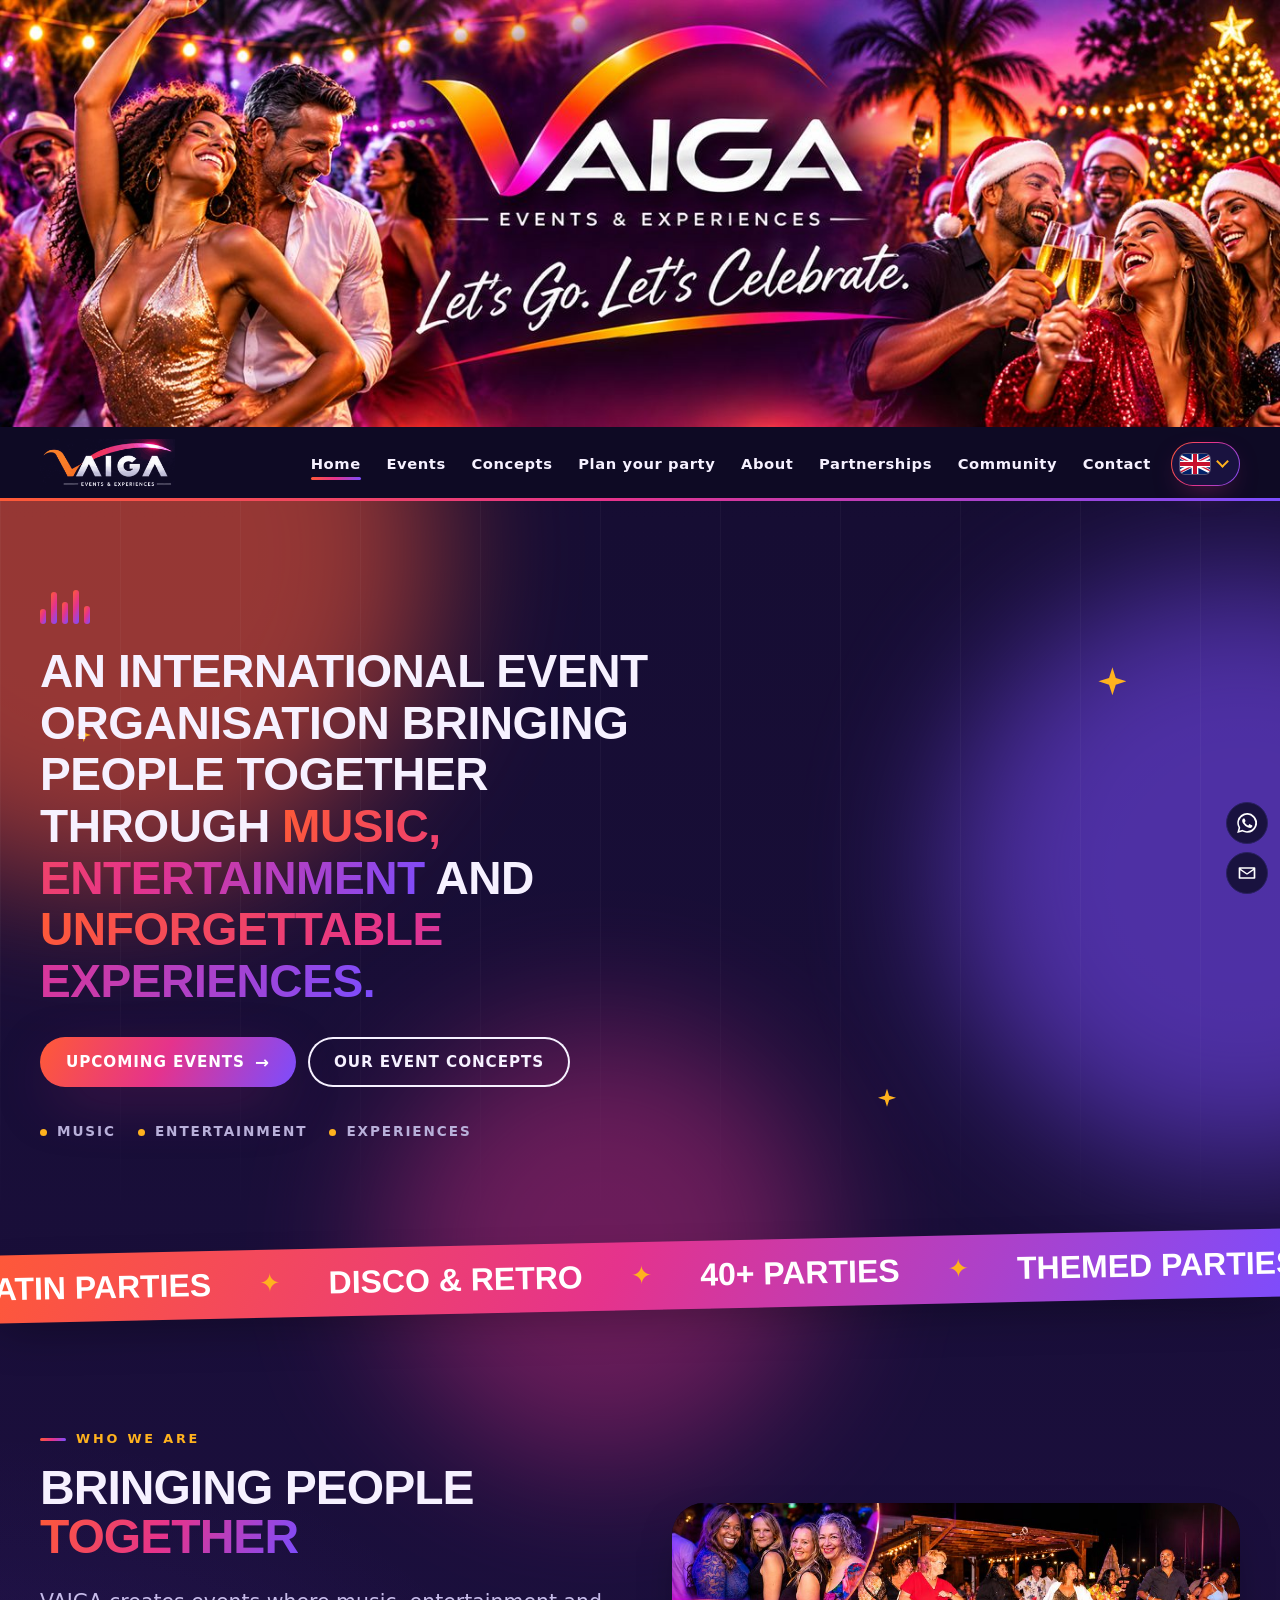
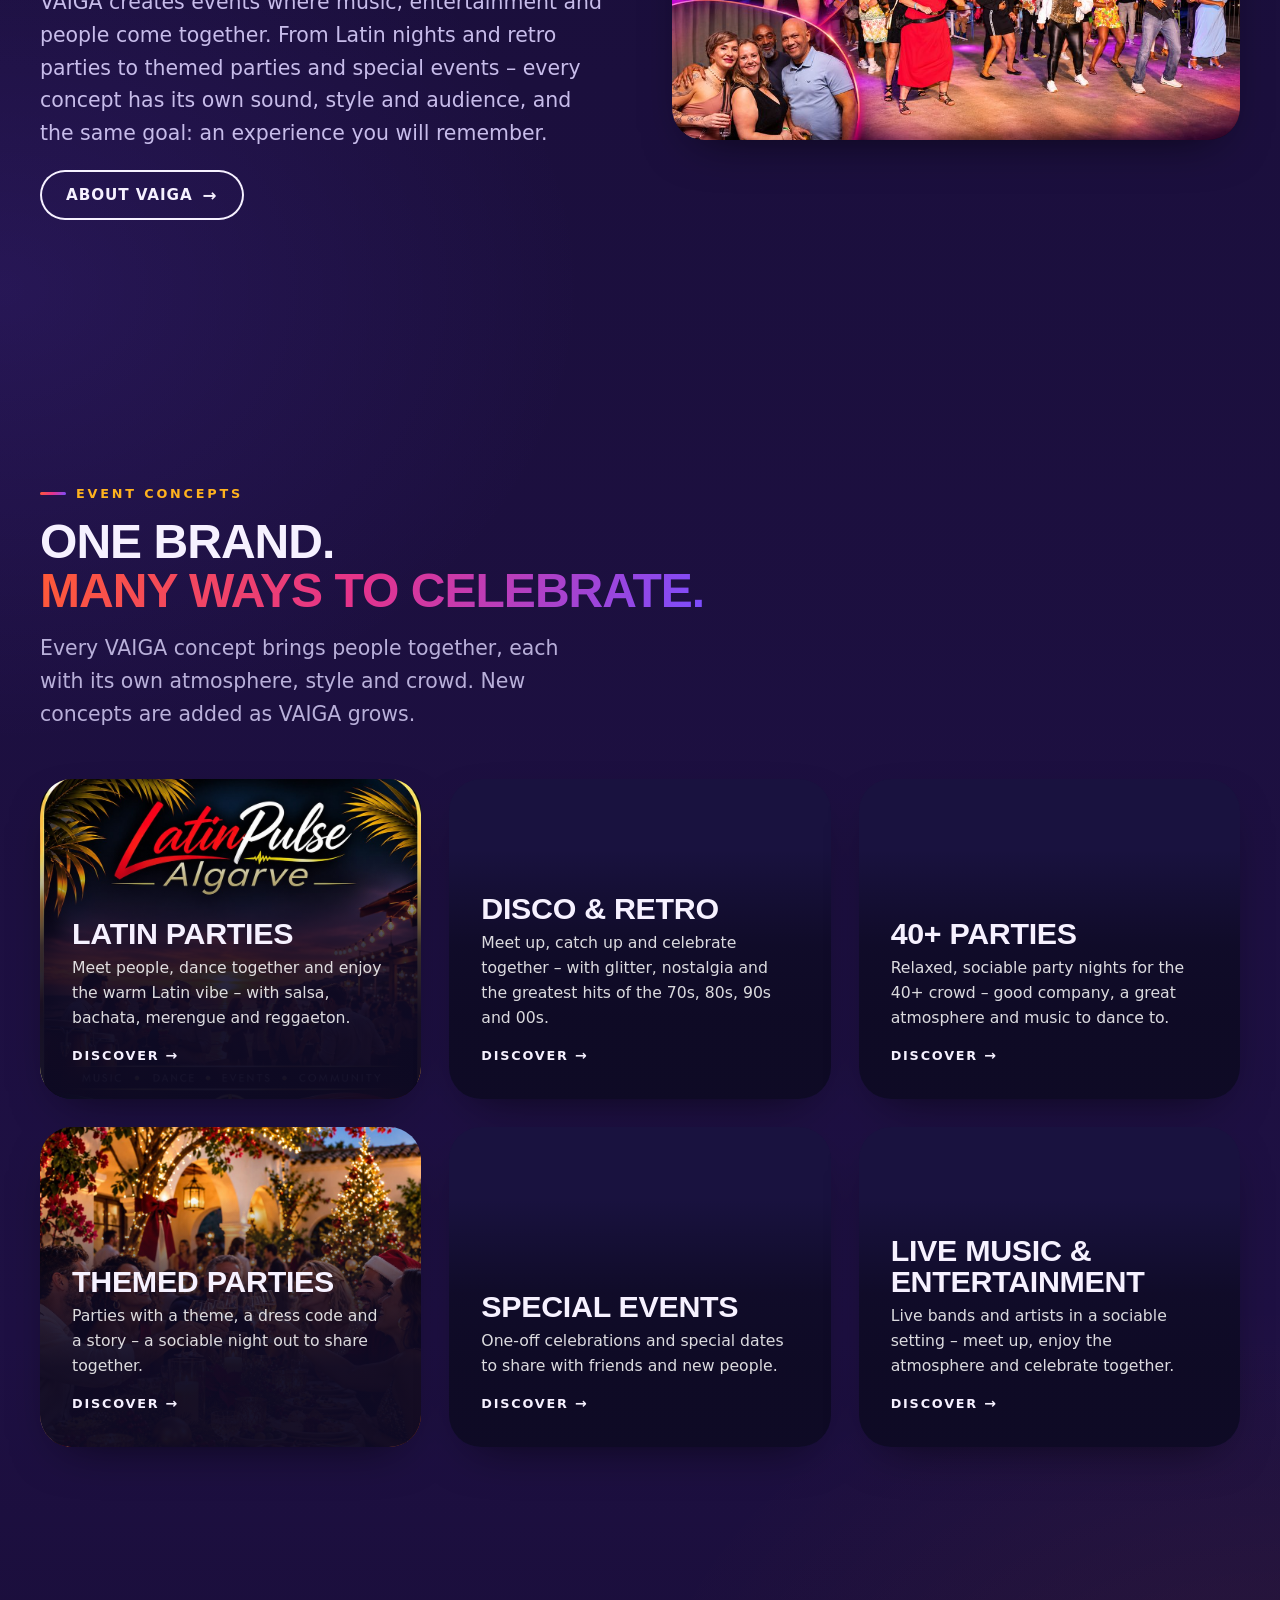
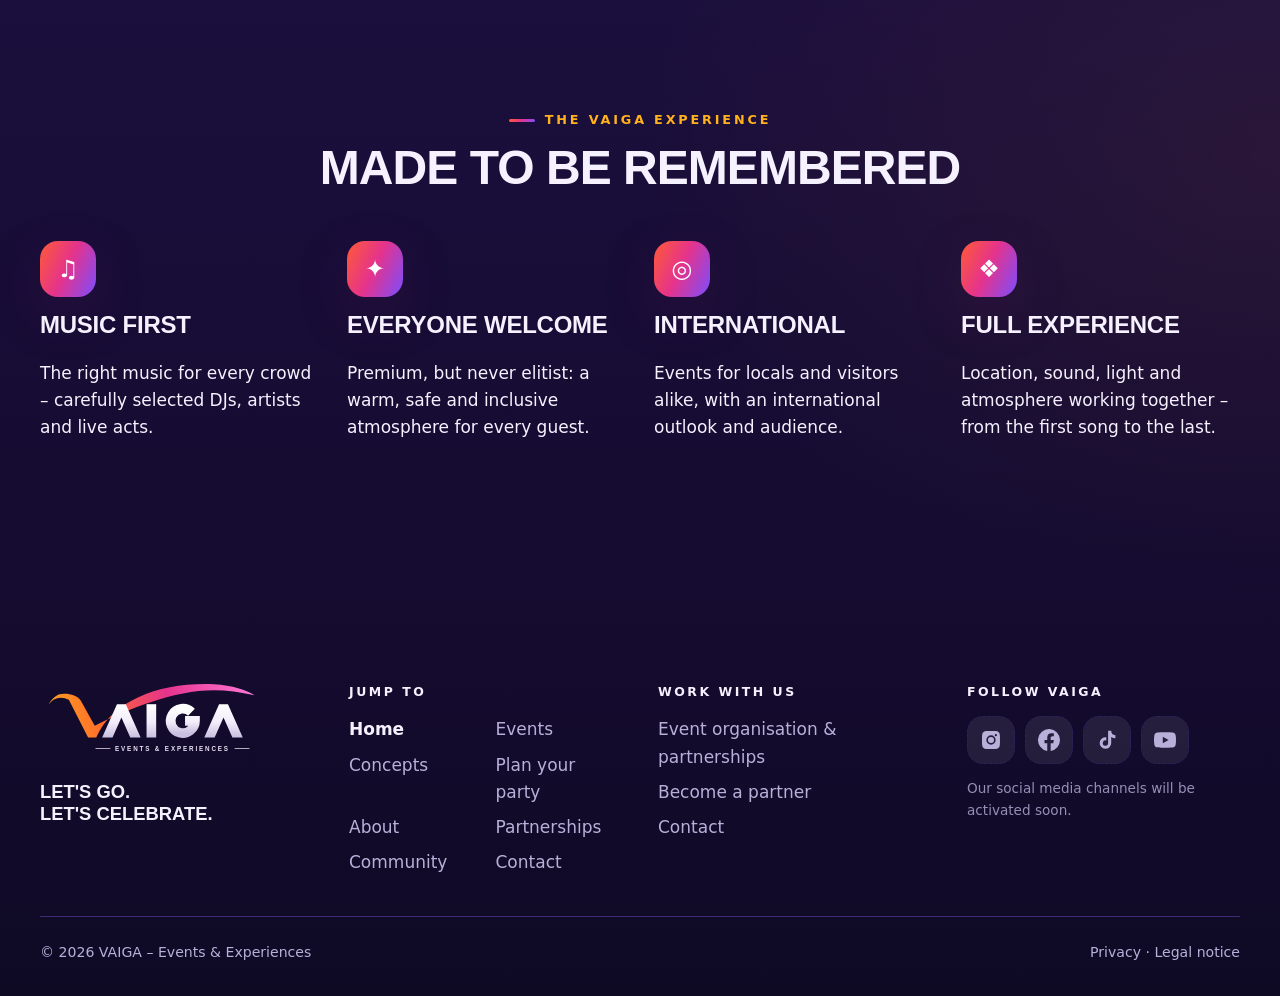
<file: index.html>
<!doctype html>
<html lang="en">
<head>
<meta charset="utf-8">
<meta name="viewport" content="width=device-width, initial-scale=1, viewport-fit=cover">
<meta http-equiv="Content-Security-Policy" content="default-src 'self'; script-src 'self'; style-src 'self' 'unsafe-inline'; img-src 'self' data: blob:; font-src 'self'; connect-src 'self'; manifest-src 'self'; object-src 'none'; base-uri 'self'; form-action 'self' mailto:; upgrade-insecure-requests">
<meta name="referrer" content="strict-origin-when-cross-origin">
<title>VAIGA – Events &amp; Experiences | Let's go. Let's celebrate.</title>
<meta name="description" content="VAIGA is an international event organisation bringing people together through music, entertainment and unforgettable experiences: Latin parties, disco &amp; retro, 40+ parties, themed parties and more.">
<link rel="canonical" href="https://vaiga.eu/">
<meta name="theme-color" content="#0E0A24">
<meta property="og:type" content="website">
<meta property="og:site_name" content="VAIGA – Events &amp; Experiences">
<meta property="og:title" content="VAIGA – Events &amp; Experiences">
<meta property="og:description" content="VAIGA is an international event organisation bringing people together through music, entertainment and unforgettable experiences: Latin parties, disco &amp; retro, 40+ parties, themed parties and more.">
<meta property="og:url" content="https://vaiga.eu/">
<meta property="og:image" content="https://vaiga.eu/assets/img/og-image.jpg">
<meta property="og:image:width" content="1200">
<meta property="og:image:height" content="630">
<meta name="twitter:card" content="summary_large_image">
<link rel="icon" href="assets/img/icon.svg" type="image/svg+xml">
<link rel="apple-touch-icon" href="assets/img/icon-180.png">
<link rel="manifest" href="site.webmanifest">
<link rel="stylesheet" href="assets/css/vaiga.css?v=20261128f">
<script src="assets/js/i18n.js?v=20261128f"></script>
<link rel="preload" as="image" href="assets/img/header-1400.jpg" imagesrcset="assets/img/header-800.jpg 800w, assets/img/header-1400.jpg 1400w, assets/img/header-2172.jpg 2172w" imagesizes="100vw">
<script type="application/ld+json">{"@context":"https://schema.org","@type":"Organization","name":"VAIGA – Events & Experiences","alternateName":"VAIGA","url":"https://vaiga.eu/","logo":"https://vaiga.eu/assets/img/icon-512.png","slogan":"Let's go. Let's celebrate.","email":"info@vaiga.eu","telephone":"+351968046741","address":{"@type":"PostalAddress","addressLocality":"Tavira","addressCountry":"PT"},"description":"An international event organisation bringing people together through music, entertainment and unforgettable experiences."}</script>
</head>
<body data-page="home">
<a class="skip" href="#main">Skip to content</a>
<header class="site-header">
  <a class="banner" href="index.html" aria-label="VAIGA – home">
    <img src="assets/img/header-1400.jpg" srcset="assets/img/header-800.jpg 800w, assets/img/header-1400.jpg 1400w, assets/img/header-2172.jpg 2172w" sizes="100vw" width="2172" height="724" alt="VAIGA – Events &amp; Experiences. Let's go. Let's celebrate." fetchpriority="high">
  </a>
  <div class="wrap bar">
    <a class="brand" href="index.html" aria-label="VAIGA – home"><img src="assets/img/logo-animated.gif" alt="VAIGA – Events &amp; Experiences" width="504" height="186"></a>
    <button class="menu-btn" type="button" aria-expanded="false" aria-controls="nav" aria-label="Open menu"><span></span><span></span><span></span></button>
    <nav class="nav" id="nav" aria-label="Main">
      <ul>
        <li><a href="index.html" data-page="home">Home</a></li>
        <li><a href="events.html" data-page="events">Events</a></li>
        <li><a href="categories.html" data-page="categories">Concepts</a></li>
        <li><a href="plan.html" data-page="plan">Plan your party</a></li>
        <li><a href="about.html" data-page="about">About</a></li>
        <li><a href="partners.html" data-page="partners">Partnerships</a></li>
        <li><a href="community.html" data-page="community">Community</a></li>
        <li><a href="contact.html" data-page="contact">Contact</a></li>
      </ul>
    </nav>
  </div>
</header>

<main id="main">
  <section class="hero">
    <div class="orb o1" aria-hidden="true"></div><div class="orb o2" aria-hidden="true"></div><div class="orb o3" aria-hidden="true"></div>
    <i class="spark" style="top:22%;right:12%" aria-hidden="true"></i>
    <i class="spark" style="bottom:20%;right:30%;animation-delay:-1.4s;width:18px;height:18px" aria-hidden="true"></i>
    <i class="spark" style="top:30%;left:6%;animation-delay:-2.2s;width:14px;height:14px" aria-hidden="true"></i>
    <div class="wrap">
      <div class="eq" aria-hidden="true"><i></i><i></i><i></i><i></i><i></i></div>
      <h1 class="sr-only">VAIGA – Events &amp; Experiences. Let's go. Let's celebrate.</h1>
      <p class="hero-intro">An international event organisation bringing people together through <span class="grad">music, entertainment</span> and <span class="grad">unforgettable experiences.</span></p>
      <div class="btn-row" style="margin-top:30px">
        <a class="btn arrow" href="events.html">Upcoming events </a>
        <a class="btn ghost" href="categories.html">Our event concepts</a>
      </div>
      <div class="meta"><span>Music</span><span>Entertainment</span><span>Experiences</span></div>
    </div>
  </section>

  <div class="band" aria-hidden="true"><div class="track">
    <span>Latin parties</span><span>Disco &amp; retro</span><span>40+ parties</span><span>Themed parties</span><span>Special events</span><span>Live music</span>
    <span>Latin parties</span><span>Disco &amp; retro</span><span>40+ parties</span><span>Themed parties</span><span>Special events</span><span>Live music</span>
  </div></div>

  <section class="section">
    <div class="wrap split">
      <div class="reveal">
        <span class="eyebrow">Who we are</span>
        <h2>Bringing people <span class="grad">together</span></h2>
        <p class="lead">VAIGA creates events where music, entertainment and people come together. From Latin nights and retro parties to themed parties and special events – every concept has its own sound, style and audience, and the same goal: an experience you will remember.</p>
        <div class="btn-row"><a class="btn ghost arrow" href="about.html">About VAIGA </a></div>
      </div>
      <div class="frame reveal photo-frame"><img src="assets/img/together-960.jpg" srcset="assets/img/together-960.jpg 960w, assets/img/together-1920.jpg 1920w" sizes="(max-width: 900px) 100vw, 560px" width="1920" height="819" alt="Guests dancing and celebrating at a VAIGA event" loading="lazy"></div>
    </div>
  </section>

  <section class="section dark">
    <div class="wrap">
      <div class="head-row">
        <div><span class="eyebrow">Event concepts</span><h2>One brand.<br><span class="grad">Many ways to celebrate.</span></h2></div>
        <p class="lead" style="max-width:42ch;margin:0">Every VAIGA concept brings people together, each with its own atmosphere, style and crowd. New concepts are added as VAIGA grows.</p>
      </div>
      <div class="grid g3" data-categories></div>
    </div>
  </section>

  <section class="section">
    <div class="wrap">
      <div class="center reveal" style="margin-bottom:48px"><span class="eyebrow">The VAIGA experience</span><h2>Made to be remembered</h2></div>
      <div class="grid g4">
        <div class="feature reveal"><span class="ico" aria-hidden="true">♫</span><h3>Music first</h3><p>The right music for every crowd – carefully selected DJs, artists and live acts.</p></div>
        <div class="feature reveal"><span class="ico" aria-hidden="true">✦</span><h3>Everyone welcome</h3><p>Premium, but never elitist: a warm, safe and inclusive atmosphere for every guest.</p></div>
        <div class="feature reveal"><span class="ico" aria-hidden="true">◎</span><h3>International</h3><p>Events for locals and visitors alike, with an international outlook and audience.</p></div>
        <div class="feature reveal"><span class="ico" aria-hidden="true">❖</span><h3>Full experience</h3><p>Location, sound, light and atmosphere working together – from the first song to the last.</p></div>
      </div>
    </div>
  </section>

</main>
<footer class="site-footer">
  <div class="wrap">
    <div class="top">
      <div>
        <a class="brand" href="index.html" aria-label="VAIGA – home"><img src="assets/img/logo-full.svg" alt="VAIGA – Events &amp; Experiences" width="222" height="74" loading="lazy"></a>
        <p class="slogan">Let's go.<br>Let's celebrate.</p>
      </div>
      <div>
        <h4>Jump to</h4>
        <ul class="foot-links" data-foot-menu>
          <li><a href="events.html">Upcoming events</a></li>
          <li><a href="categories.html">Event concepts</a></li>
          <li><a href="plan.html">Plan your party</a></li>
          <li><a href="about.html">About VAIGA</a></li>
          <li><a href="community.html">Community</a></li>
        </ul>
      </div>
      <div>
        <h4>Work with us</h4>
        <ul>
          <li><a href="partners.html">Event organisation &amp; partnerships</a></li>
          <li><a href="contact.html?topic=partnership">Become a partner</a></li>
          <li><a href="contact.html">Contact</a></li>
        </ul>
      </div>
      <div>
        <h4>Follow VAIGA</h4>
        <div class="social" data-social="social-only"></div>
      </div>
    </div>
    <div class="bottom">
      <span>© <span data-year>2026</span> VAIGA – Events &amp; Experiences</span>
      <span><a href="privacy.html">Privacy</a> · <a href="legal.html">Legal notice</a></span>
    </div>
  </div>
</footer>
<script src="assets/js/config.js?v=20261128f"></script>
<script src="assets/data/categories.js?v=20261128f"></script>
<script src="assets/data/events.js?v=20261128f"></script>
<script src="assets/js/main.js?v=20261128f"></script>
<script src="assets/js/events.js?v=20261128f"></script>
</body>
</html>
</file>
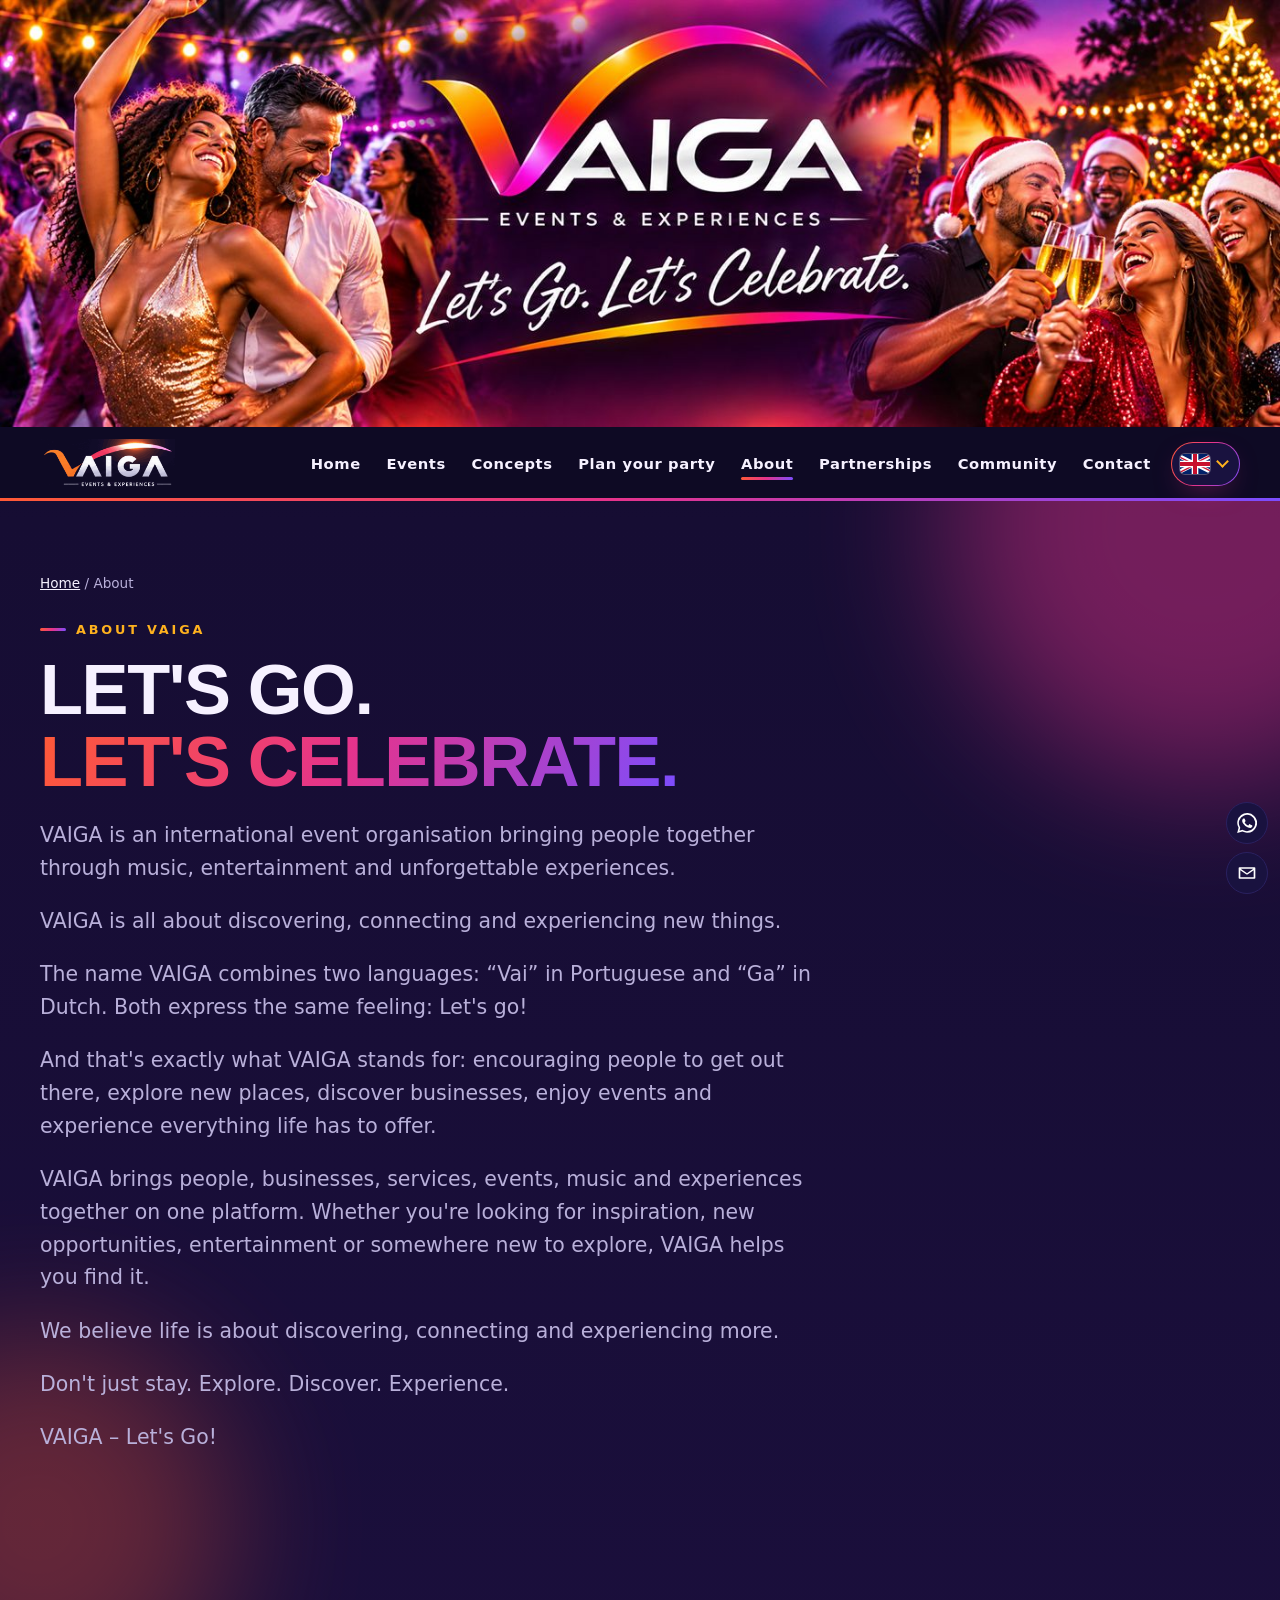
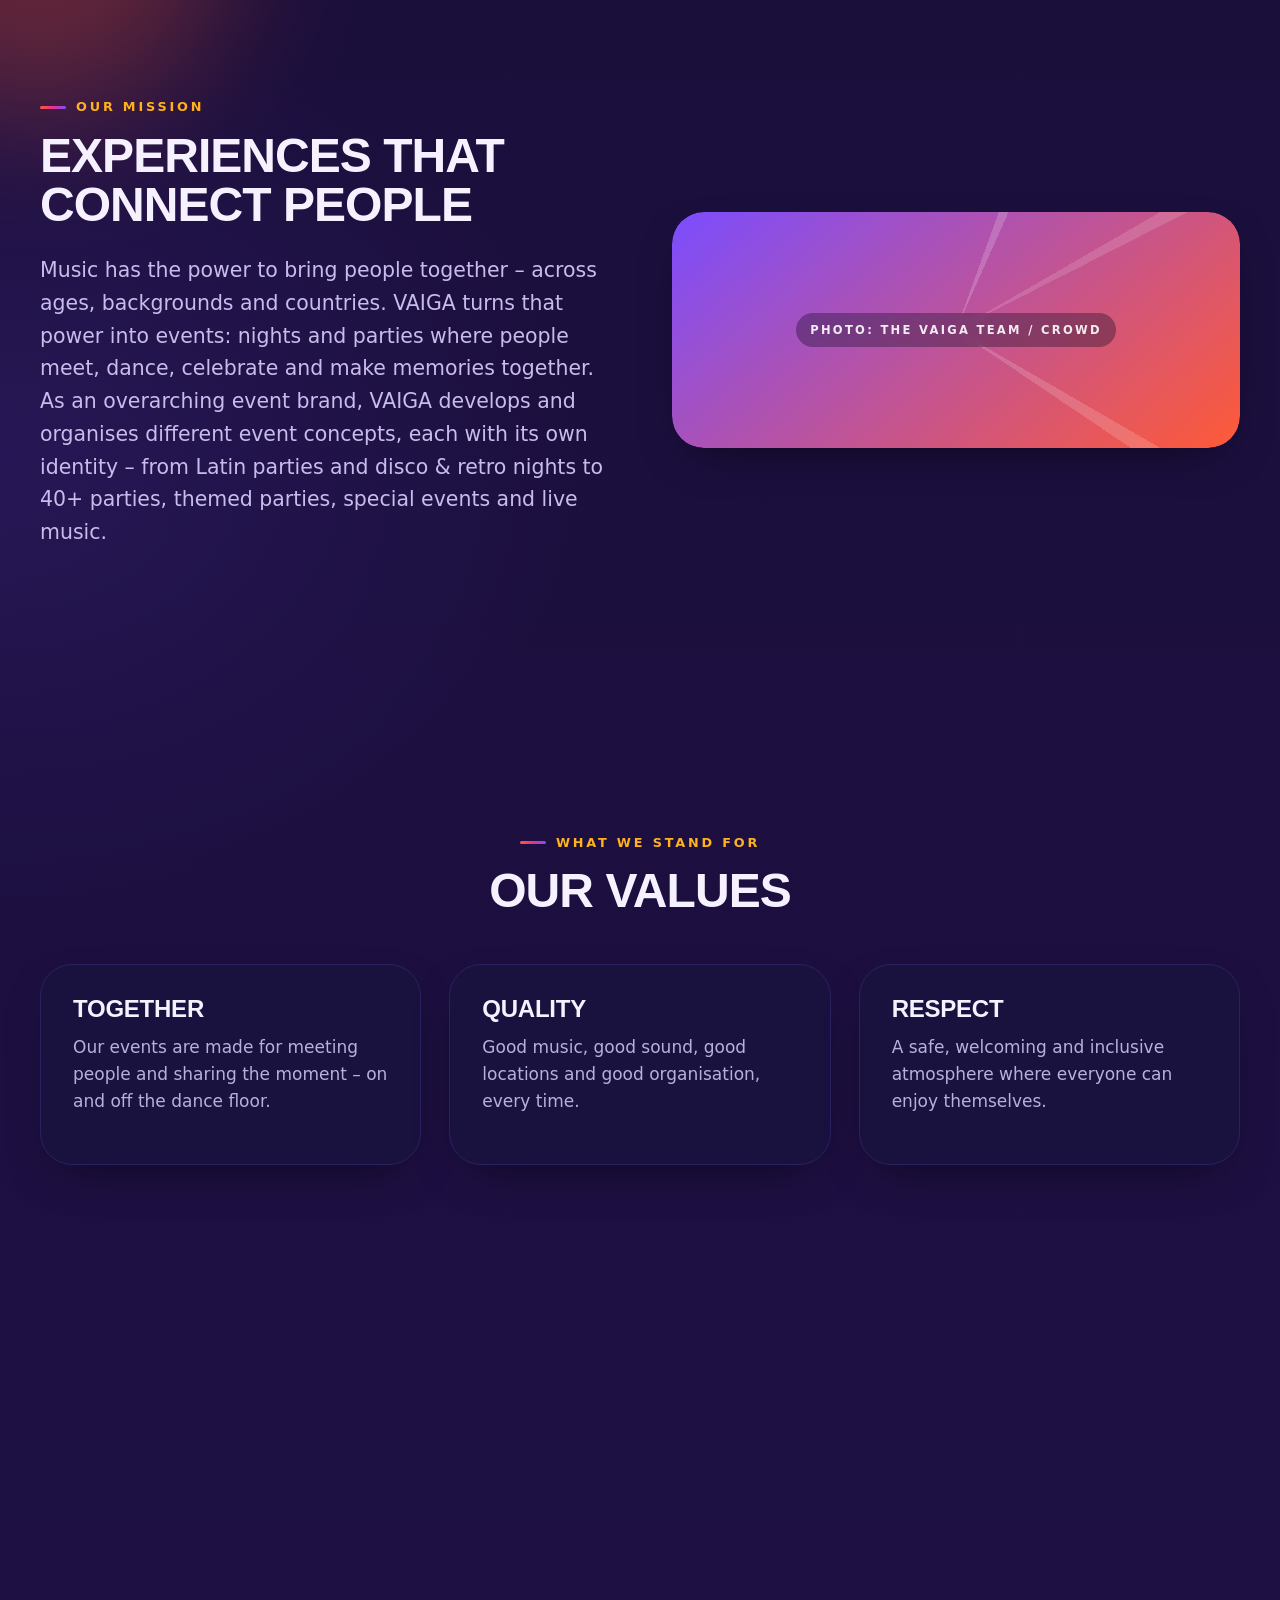
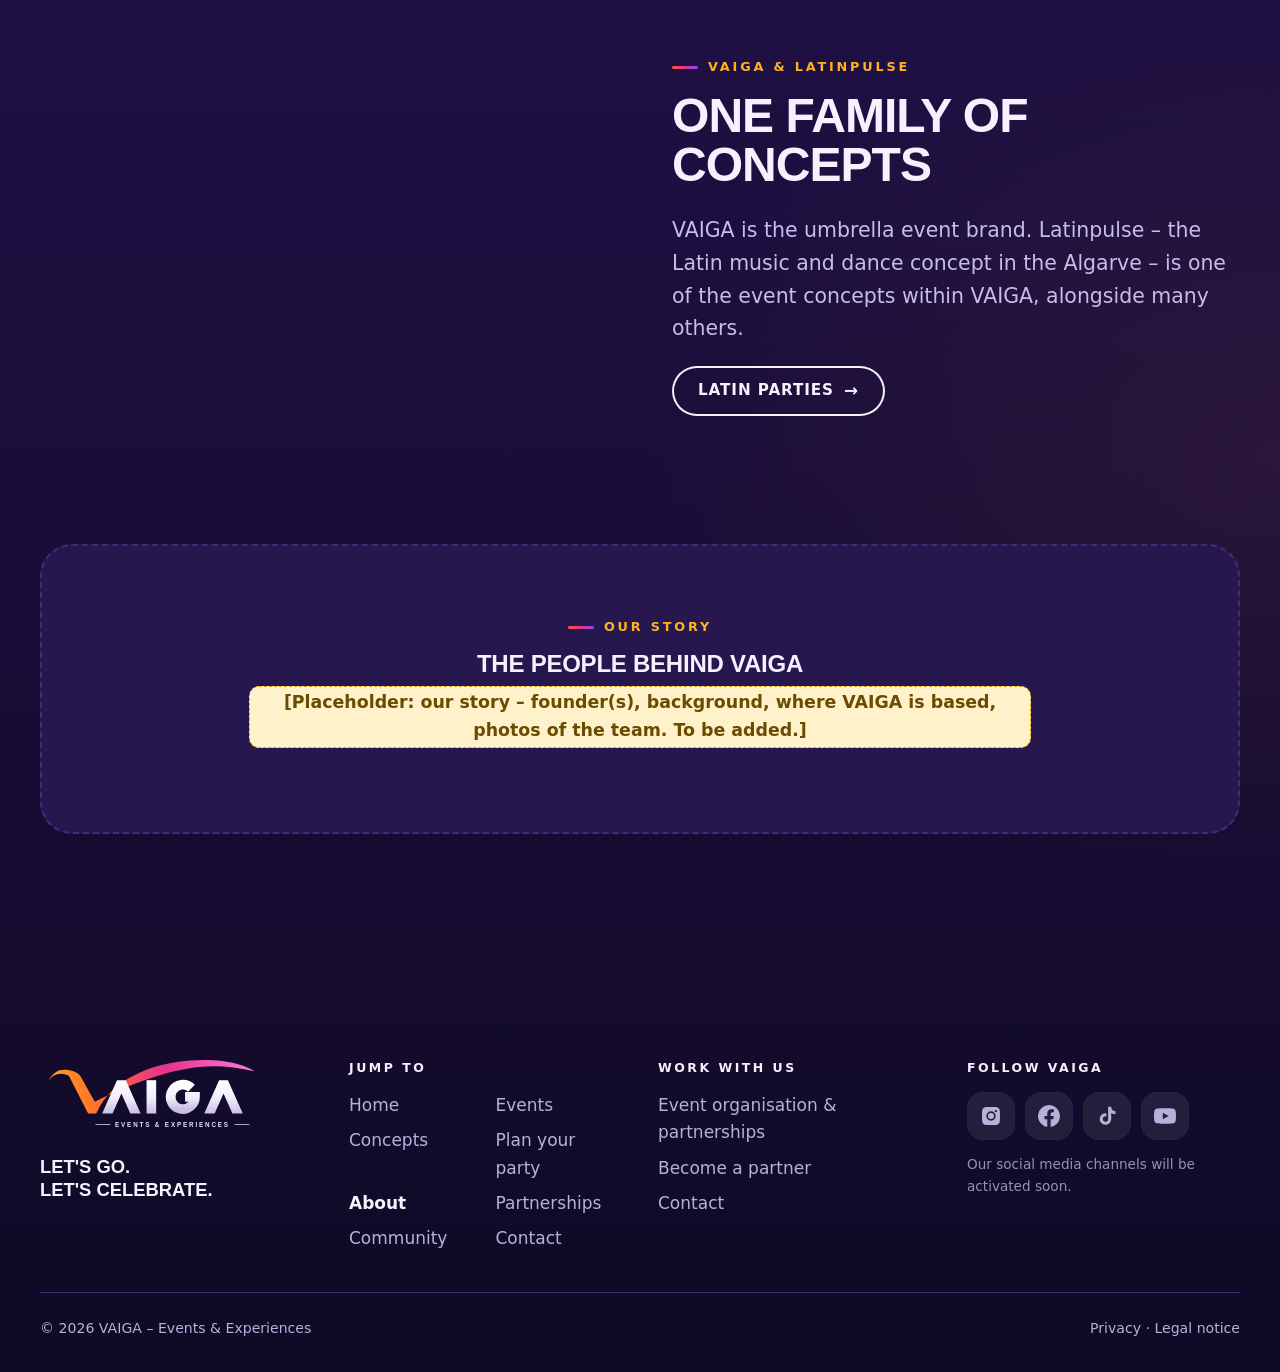
<file: about.html>
<!doctype html>
<html lang="en">
<head>
<meta charset="utf-8">
<meta name="viewport" content="width=device-width, initial-scale=1, viewport-fit=cover">
<meta http-equiv="Content-Security-Policy" content="default-src 'self'; script-src 'self'; style-src 'self' 'unsafe-inline'; img-src 'self' data: blob:; font-src 'self'; connect-src 'self'; manifest-src 'self'; object-src 'none'; base-uri 'self'; form-action 'self' mailto:; upgrade-insecure-requests">
<meta name="referrer" content="strict-origin-when-cross-origin">
<title>About VAIGA – Events &amp; Experiences</title>
<meta name="description" content="About VAIGA: an international event organisation bringing people together through music, entertainment and unforgettable experiences.">
<link rel="canonical" href="https://vaiga.eu/about.html">
<meta name="theme-color" content="#0E0A24">
<meta property="og:type" content="website">
<meta property="og:site_name" content="VAIGA – Events &amp; Experiences">
<meta property="og:title" content="About VAIGA – Events &amp; Experiences">
<meta property="og:description" content="About VAIGA: an international event organisation bringing people together through music, entertainment and unforgettable experiences.">
<meta property="og:url" content="https://vaiga.eu/about.html">
<meta property="og:image" content="https://vaiga.eu/assets/img/og-image.jpg">
<meta property="og:image:width" content="1200">
<meta property="og:image:height" content="630">
<meta name="twitter:card" content="summary_large_image">
<link rel="icon" href="assets/img/icon.svg" type="image/svg+xml">
<link rel="apple-touch-icon" href="assets/img/icon-180.png">
<link rel="manifest" href="site.webmanifest">
<link rel="stylesheet" href="assets/css/vaiga.css?v=20261128f">
<script src="assets/js/i18n.js?v=20261128f"></script>
</head>
<body data-page="about">
<a class="skip" href="#main">Skip to content</a>
<header class="site-header">
  <a class="banner" href="index.html" aria-label="VAIGA – home">
    <img src="assets/img/header-1400.jpg" srcset="assets/img/header-800.jpg 800w, assets/img/header-1400.jpg 1400w, assets/img/header-2172.jpg 2172w" sizes="100vw" width="2172" height="724" alt="VAIGA – Events &amp; Experiences. Let's go. Let's celebrate." fetchpriority="high">
  </a>
  <div class="wrap bar">
    <a class="brand" href="index.html" aria-label="VAIGA – home"><img src="assets/img/logo-animated.gif" alt="VAIGA – Events &amp; Experiences" width="504" height="186"></a>
    <button class="menu-btn" type="button" aria-expanded="false" aria-controls="nav" aria-label="Open menu"><span></span><span></span><span></span></button>
    <nav class="nav" id="nav" aria-label="Main">
      <ul>
        <li><a href="index.html" data-page="home">Home</a></li>
        <li><a href="events.html" data-page="events">Events</a></li>
        <li><a href="categories.html" data-page="categories">Concepts</a></li>
        <li><a href="plan.html" data-page="plan">Plan your party</a></li>
        <li><a href="about.html" data-page="about">About</a></li>
        <li><a href="partners.html" data-page="partners">Partnerships</a></li>
        <li><a href="community.html" data-page="community">Community</a></li>
        <li><a href="contact.html" data-page="contact">Contact</a></li>
      </ul>
    </nav>
  </div>
</header>

<main id="main">
  <section class="page-hero">
    <div class="orb o1" aria-hidden="true"></div><div class="orb o2" aria-hidden="true"></div>
    <div class="wrap">
      <nav class="crumbs" aria-label="Breadcrumb"><a href="index.html">Home</a> / About</nav>
      <span class="eyebrow">About VAIGA</span>
      <h1>Let's go.<br><span class="grad">Let's celebrate.</span></h1>
      <p class="lead">VAIGA is an international event organisation bringing people together through music, entertainment and unforgettable experiences.</p>
      <p class="lead">VAIGA is all about discovering, connecting and experiencing new things.</p>
      <p class="lead">The name VAIGA combines two languages: “Vai” in Portuguese and “Ga” in Dutch. Both express the same feeling: Let's go!</p>
      <p class="lead">And that's exactly what VAIGA stands for: encouraging people to get out there, explore new places, discover businesses, enjoy events and experience everything life has to offer.</p>
      <p class="lead">VAIGA brings people, businesses, services, events, music and experiences together on one platform. Whether you're looking for inspiration, new opportunities, entertainment or somewhere new to explore, VAIGA helps you find it.</p>
      <p class="lead">We believe life is about discovering, connecting and experiencing more.</p>
      <p class="lead">Don't just stay. Explore. Discover. Experience.</p>
      <p class="lead" data-no-i18n>VAIGA – Let's Go!</p>
    </div>
  </section>
  <section class="section">
    <div class="wrap split">
      <div class="reveal">
        <span class="eyebrow">Our mission</span>
        <h2>Experiences that connect people</h2>
        <p class="lead">Music has the power to bring people together – across ages, backgrounds and countries. VAIGA turns that power into events: nights and parties where people meet, dance, celebrate and make memories together. As an overarching event brand, VAIGA develops and organises different event concepts, each with its own identity – from Latin parties and disco &amp; retro nights to 40+ parties, themed parties, special events and live music.</p>
      </div>
      <div class="frame reveal"><div class="ph" style="--ph-bg:linear-gradient(140deg,#7B4DFF,#FF5A36)"><span>Photo: the VAIGA team / crowd</span></div></div>
    </div>
  </section>

  <section class="section dark">
    <div class="wrap">
      <div class="center reveal" style="margin-bottom:48px"><span class="eyebrow">What we stand for</span><h2>Our values</h2></div>
      <div class="grid g3">
        <div class="card reveal"><h3>Together</h3><p style="color:var(--on-dark-muted)">Our events are made for meeting people and sharing the moment – on and off the dance floor.</p></div>
        <div class="card reveal"><h3>Quality</h3><p style="color:var(--on-dark-muted)">Good music, good sound, good locations and good organisation, every time.</p></div>
        <div class="card reveal"><h3>Respect</h3><p style="color:var(--on-dark-muted)">A safe, welcoming and inclusive atmosphere where everyone can enjoy themselves.</p></div>
        <div class="card reveal"><h3>Energy</h3><p style="color:var(--on-dark-muted)">Festive, vibrant and full of joy – that is what "Let's celebrate" means to us.</p></div>
        <div class="card reveal"><h3>Open to the world</h3><p style="color:var(--on-dark-muted)">International by nature, with events for locals and visitors alike.</p></div>
        <div class="card reveal"><h3>Always new</h3><p style="color:var(--on-dark-muted)">New concepts, new places and new ideas – VAIGA keeps growing.</p></div>
      </div>
    </div>
  </section>

  <section class="section">
    <div class="wrap split">
      <div class="frame wide reveal"><div class="ph" style="--ph-bg:linear-gradient(140deg,#FF5A36,#E5338C)"><span>Photo: Latin night</span></div></div>
      <div class="reveal">
        <span class="eyebrow">VAIGA &amp; Latinpulse</span>
        <h2>One family of concepts</h2>
        <p class="lead">VAIGA is the umbrella event brand. Latinpulse – the Latin music and dance concept in the Algarve – is one of the event concepts within VAIGA, alongside many others.</p>
        <div class="btn-row"><a class="btn ghost arrow" href="categories.html#latin">Latin parties </a></div>
      </div>
    </div>
  </section>

  <section class="section" style="padding-top:0">
    <div class="wrap">
      <div class="empty reveal">
        <span class="eyebrow">Our story</span>
        <h3>The people behind VAIGA</h3>
        <p class="lead" style="margin-inline:auto"><span class="placeholder-note">[Placeholder: our story – founder(s), background, where VAIGA is based, photos of the team. To be added.]</span></p>
      </div>
    </div>
  </section>
</main>
<footer class="site-footer">
  <div class="wrap">
    <div class="top">
      <div>
        <a class="brand" href="index.html" aria-label="VAIGA – home"><img src="assets/img/logo-full.svg" alt="VAIGA – Events &amp; Experiences" width="222" height="74" loading="lazy"></a>
        <p class="slogan">Let's go.<br>Let's celebrate.</p>
      </div>
      <div>
        <h4>Jump to</h4>
        <ul class="foot-links" data-foot-menu>
          <li><a href="events.html">Upcoming events</a></li>
          <li><a href="categories.html">Event concepts</a></li>
          <li><a href="plan.html">Plan your party</a></li>
          <li><a href="about.html">About VAIGA</a></li>
          <li><a href="community.html">Community</a></li>
        </ul>
      </div>
      <div>
        <h4>Work with us</h4>
        <ul>
          <li><a href="partners.html">Event organisation &amp; partnerships</a></li>
          <li><a href="contact.html?topic=partnership">Become a partner</a></li>
          <li><a href="contact.html">Contact</a></li>
        </ul>
      </div>
      <div>
        <h4>Follow VAIGA</h4>
        <div class="social" data-social="social-only"></div>
      </div>
    </div>
    <div class="bottom">
      <span>© <span data-year>2026</span> VAIGA – Events &amp; Experiences</span>
      <span><a href="privacy.html">Privacy</a> · <a href="legal.html">Legal notice</a></span>
    </div>
  </div>
</footer>
<script src="assets/js/config.js?v=20261128f"></script>
<script src="assets/data/categories.js?v=20261128f"></script>
<script src="assets/data/events.js?v=20261128f"></script>
<script src="assets/js/main.js?v=20261128f"></script>

</body>
</html>
</file>
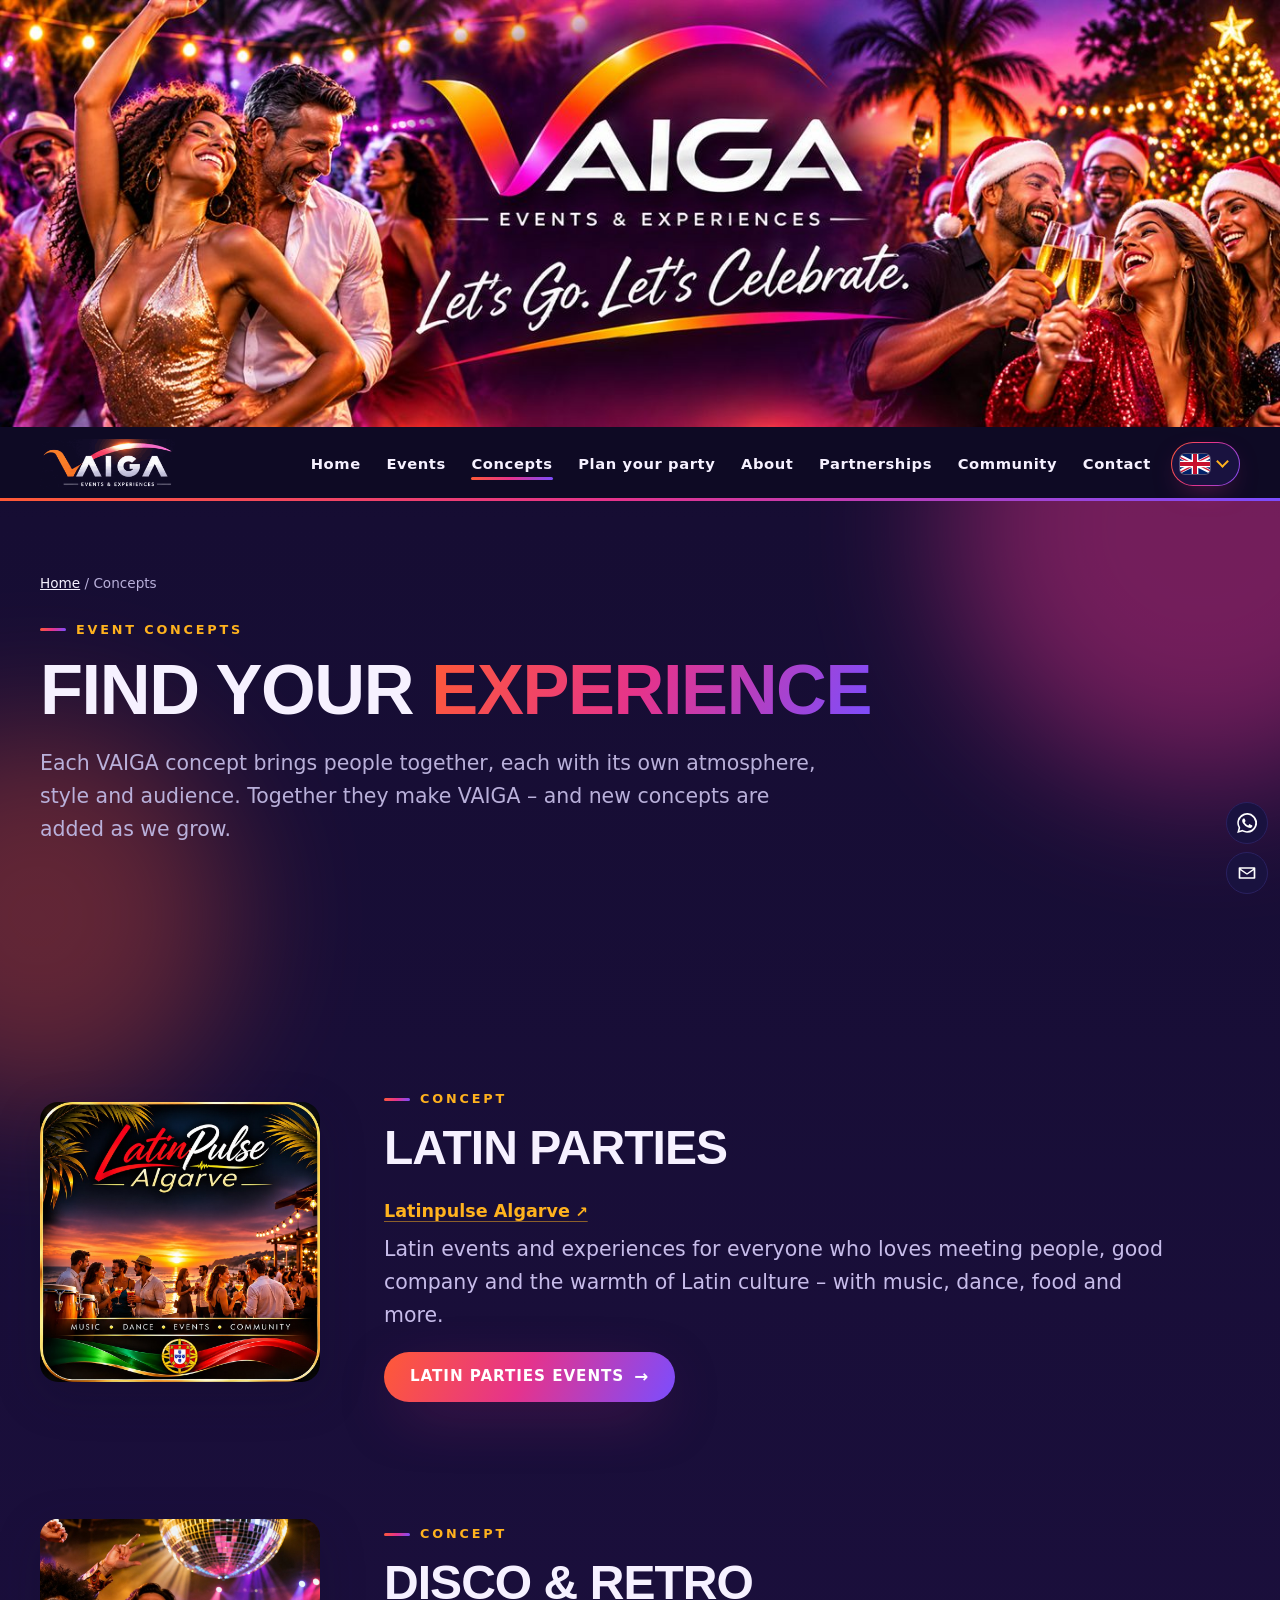
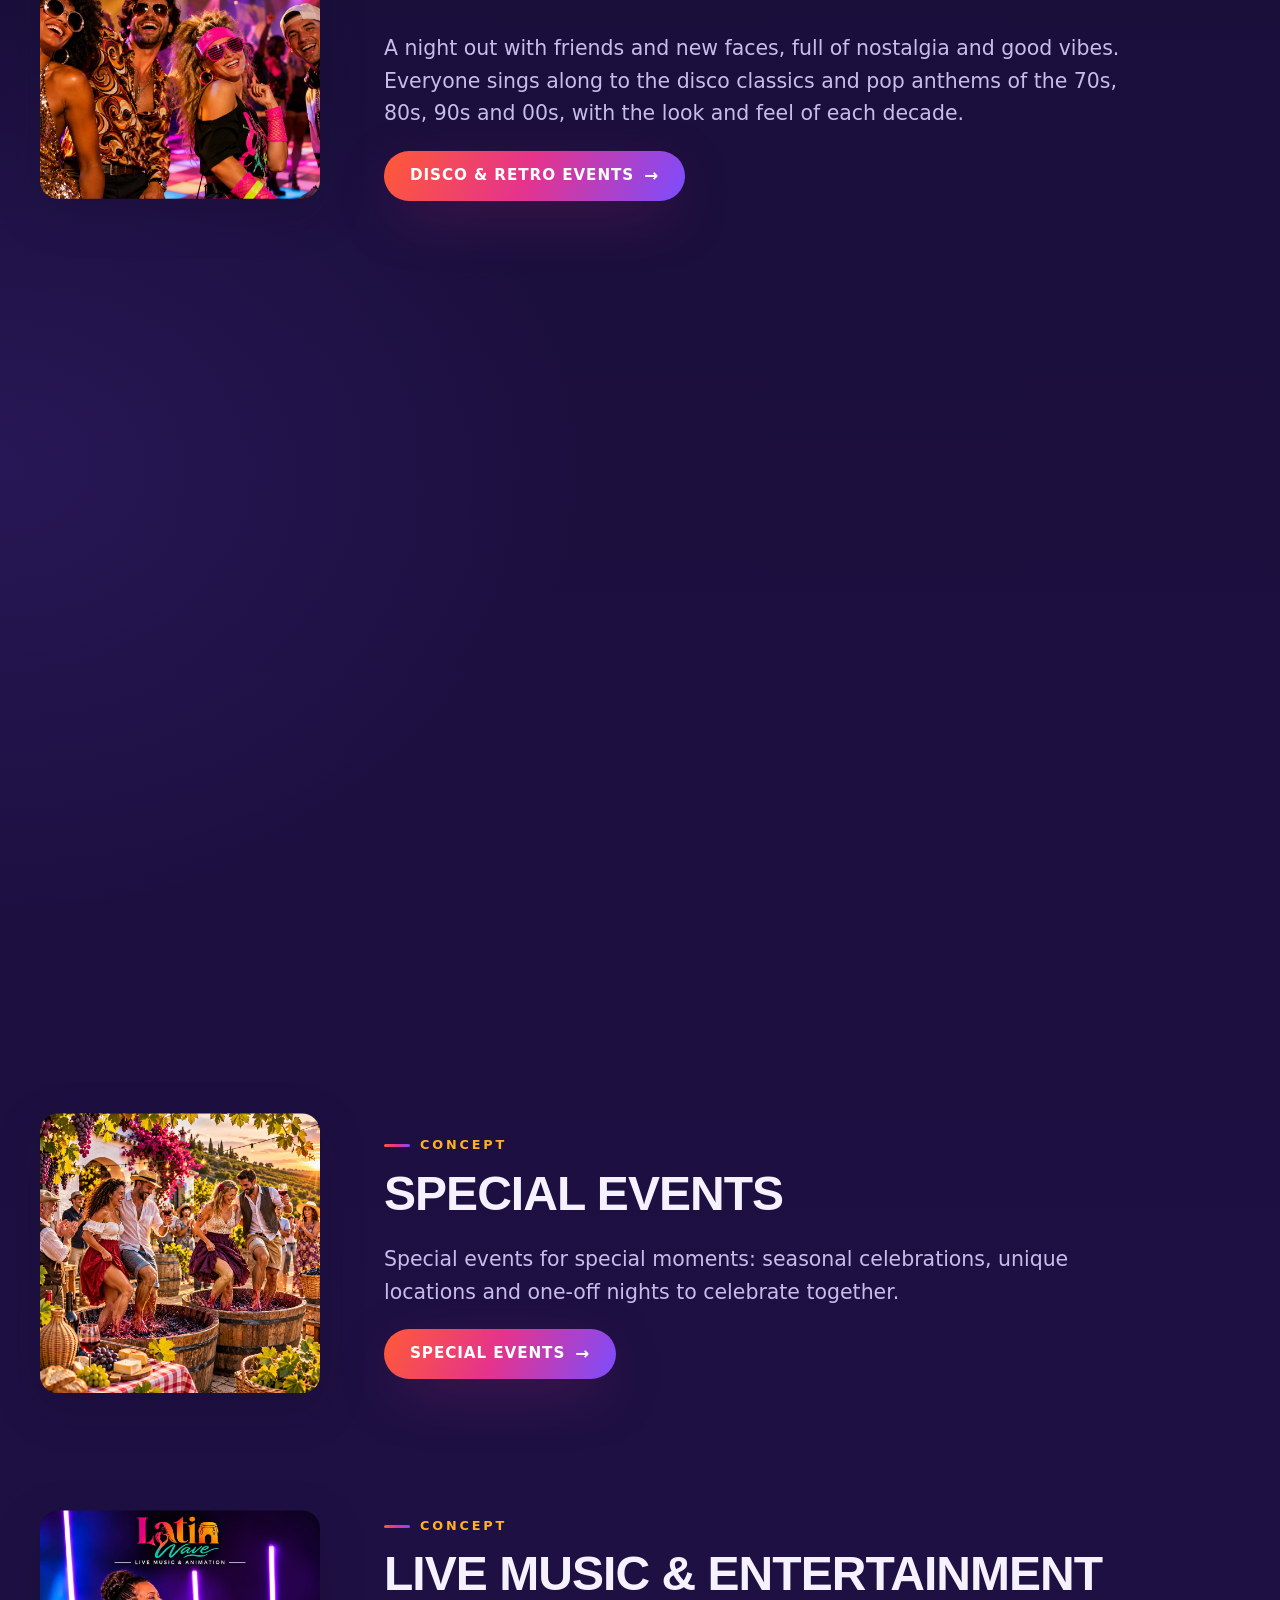
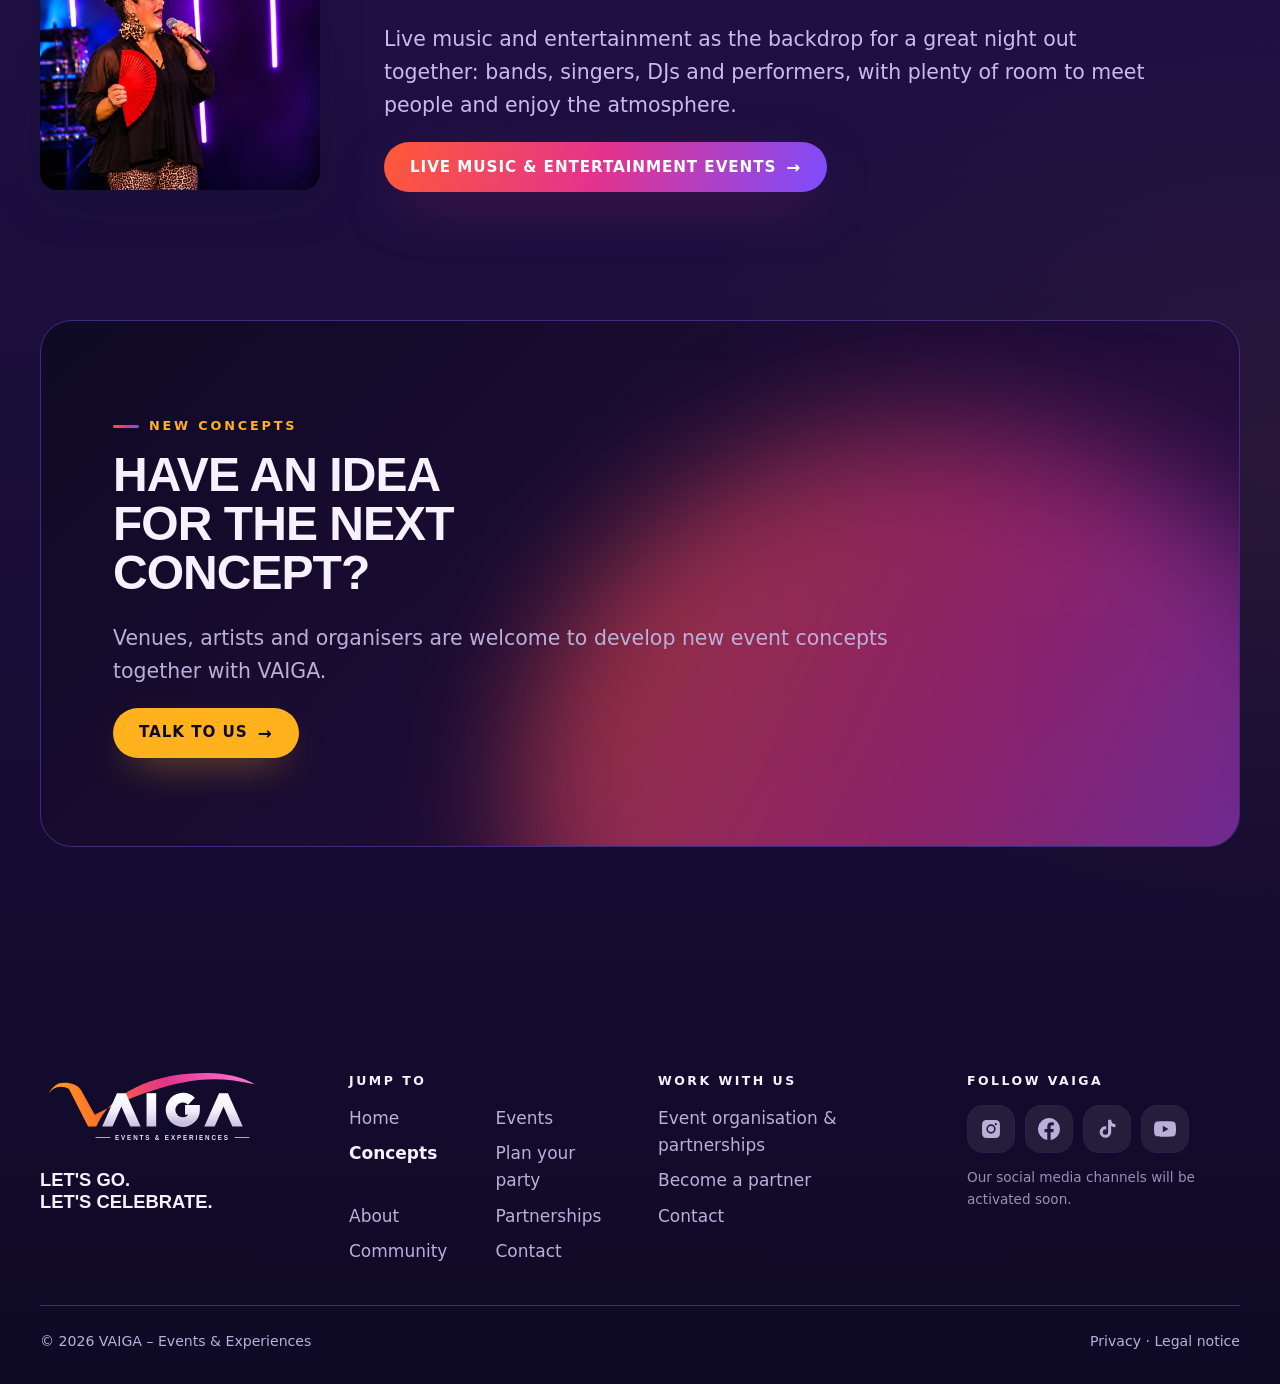
<file: categories.html>
<!doctype html>
<html lang="en">
<head>
<meta charset="utf-8">
<meta name="viewport" content="width=device-width, initial-scale=1, viewport-fit=cover">
<meta http-equiv="Content-Security-Policy" content="default-src 'self'; script-src 'self'; style-src 'self' 'unsafe-inline'; img-src 'self' data: blob:; font-src 'self'; connect-src 'self'; manifest-src 'self'; object-src 'none'; base-uri 'self'; form-action 'self' mailto:; upgrade-insecure-requests">
<meta name="referrer" content="strict-origin-when-cross-origin">
<title>Event concepts – VAIGA Events &amp; Experiences</title>
<meta name="description" content="The VAIGA event concepts: Latin parties (salsa, bachata, merengue, reggaeton), disco &amp; retro (70s–00s), 40+ parties, themed parties, special events and live music.">
<link rel="canonical" href="https://vaiga.eu/categories.html">
<meta name="theme-color" content="#0E0A24">
<meta property="og:type" content="website">
<meta property="og:site_name" content="VAIGA – Events &amp; Experiences">
<meta property="og:title" content="Event concepts – VAIGA Events &amp; Experiences">
<meta property="og:description" content="The VAIGA event concepts: Latin parties (salsa, bachata, merengue, reggaeton), disco &amp; retro (70s–00s), 40+ parties, themed parties, special events and live music.">
<meta property="og:url" content="https://vaiga.eu/categories.html">
<meta property="og:image" content="https://vaiga.eu/assets/img/og-image.jpg">
<meta property="og:image:width" content="1200">
<meta property="og:image:height" content="630">
<meta name="twitter:card" content="summary_large_image">
<link rel="icon" href="assets/img/icon.svg" type="image/svg+xml">
<link rel="apple-touch-icon" href="assets/img/icon-180.png">
<link rel="manifest" href="site.webmanifest">
<link rel="stylesheet" href="assets/css/vaiga.css?v=20261128f">
<script src="assets/js/i18n.js?v=20261128f"></script>
</head>
<body data-page="categories">
<a class="skip" href="#main">Skip to content</a>
<header class="site-header">
  <a class="banner" href="index.html" aria-label="VAIGA – home">
    <img src="assets/img/header-1400.jpg" srcset="assets/img/header-800.jpg 800w, assets/img/header-1400.jpg 1400w, assets/img/header-2172.jpg 2172w" sizes="100vw" width="2172" height="724" alt="VAIGA – Events &amp; Experiences. Let's go. Let's celebrate." fetchpriority="high">
  </a>
  <div class="wrap bar">
    <a class="brand" href="index.html" aria-label="VAIGA – home"><img src="assets/img/logo-animated.gif" alt="VAIGA – Events &amp; Experiences" width="504" height="186"></a>
    <button class="menu-btn" type="button" aria-expanded="false" aria-controls="nav" aria-label="Open menu"><span></span><span></span><span></span></button>
    <nav class="nav" id="nav" aria-label="Main">
      <ul>
        <li><a href="index.html" data-page="home">Home</a></li>
        <li><a href="events.html" data-page="events">Events</a></li>
        <li><a href="categories.html" data-page="categories">Concepts</a></li>
        <li><a href="plan.html" data-page="plan">Plan your party</a></li>
        <li><a href="about.html" data-page="about">About</a></li>
        <li><a href="partners.html" data-page="partners">Partnerships</a></li>
        <li><a href="community.html" data-page="community">Community</a></li>
        <li><a href="contact.html" data-page="contact">Contact</a></li>
      </ul>
    </nav>
  </div>
</header>

<main id="main">
  <section class="page-hero">
    <div class="orb o1" aria-hidden="true"></div><div class="orb o2" aria-hidden="true"></div>
    <div class="wrap">
      <nav class="crumbs" aria-label="Breadcrumb"><a href="index.html">Home</a> / Concepts</nav>
      <span class="eyebrow">Event concepts</span>
      <h1>Find your <span class="grad">experience</span></h1>
      <p class="lead">Each VAIGA concept brings people together, each with its own atmosphere, style and audience. Together they make VAIGA – and new concepts are added as we grow.</p>
    </div>
  </section>
  <section class="section">
    <div class="wrap grid" data-categories="full" style="gap:clamp(64px,9vw,120px)"></div>
  </section>
  <section class="section" style="padding-top:0">
    <div class="wrap">
      <div class="cta reveal">
        <span class="eyebrow">New concepts</span>
        <h2>Have an idea for the next concept?</h2>
        <p class="lead">Venues, artists and organisers are welcome to develop new event concepts together with VAIGA.</p>
        <div class="btn-row"><a class="btn gold arrow" href="contact.html?topic=partnership">Talk to us </a></div>
      </div>
    </div>
  </section>
</main>
<footer class="site-footer">
  <div class="wrap">
    <div class="top">
      <div>
        <a class="brand" href="index.html" aria-label="VAIGA – home"><img src="assets/img/logo-full.svg" alt="VAIGA – Events &amp; Experiences" width="222" height="74" loading="lazy"></a>
        <p class="slogan">Let's go.<br>Let's celebrate.</p>
      </div>
      <div>
        <h4>Jump to</h4>
        <ul class="foot-links" data-foot-menu>
          <li><a href="events.html">Upcoming events</a></li>
          <li><a href="categories.html">Event concepts</a></li>
          <li><a href="plan.html">Plan your party</a></li>
          <li><a href="about.html">About VAIGA</a></li>
          <li><a href="community.html">Community</a></li>
        </ul>
      </div>
      <div>
        <h4>Work with us</h4>
        <ul>
          <li><a href="partners.html">Event organisation &amp; partnerships</a></li>
          <li><a href="contact.html?topic=partnership">Become a partner</a></li>
          <li><a href="contact.html">Contact</a></li>
        </ul>
      </div>
      <div>
        <h4>Follow VAIGA</h4>
        <div class="social" data-social="social-only"></div>
      </div>
    </div>
    <div class="bottom">
      <span>© <span data-year>2026</span> VAIGA – Events &amp; Experiences</span>
      <span><a href="privacy.html">Privacy</a> · <a href="legal.html">Legal notice</a></span>
    </div>
  </div>
</footer>
<script src="assets/js/config.js?v=20261128f"></script>
<script src="assets/data/categories.js?v=20261128f"></script>
<script src="assets/data/events.js?v=20261128f"></script>
<script src="assets/js/main.js?v=20261128f"></script>

</body>
</html>
</file>
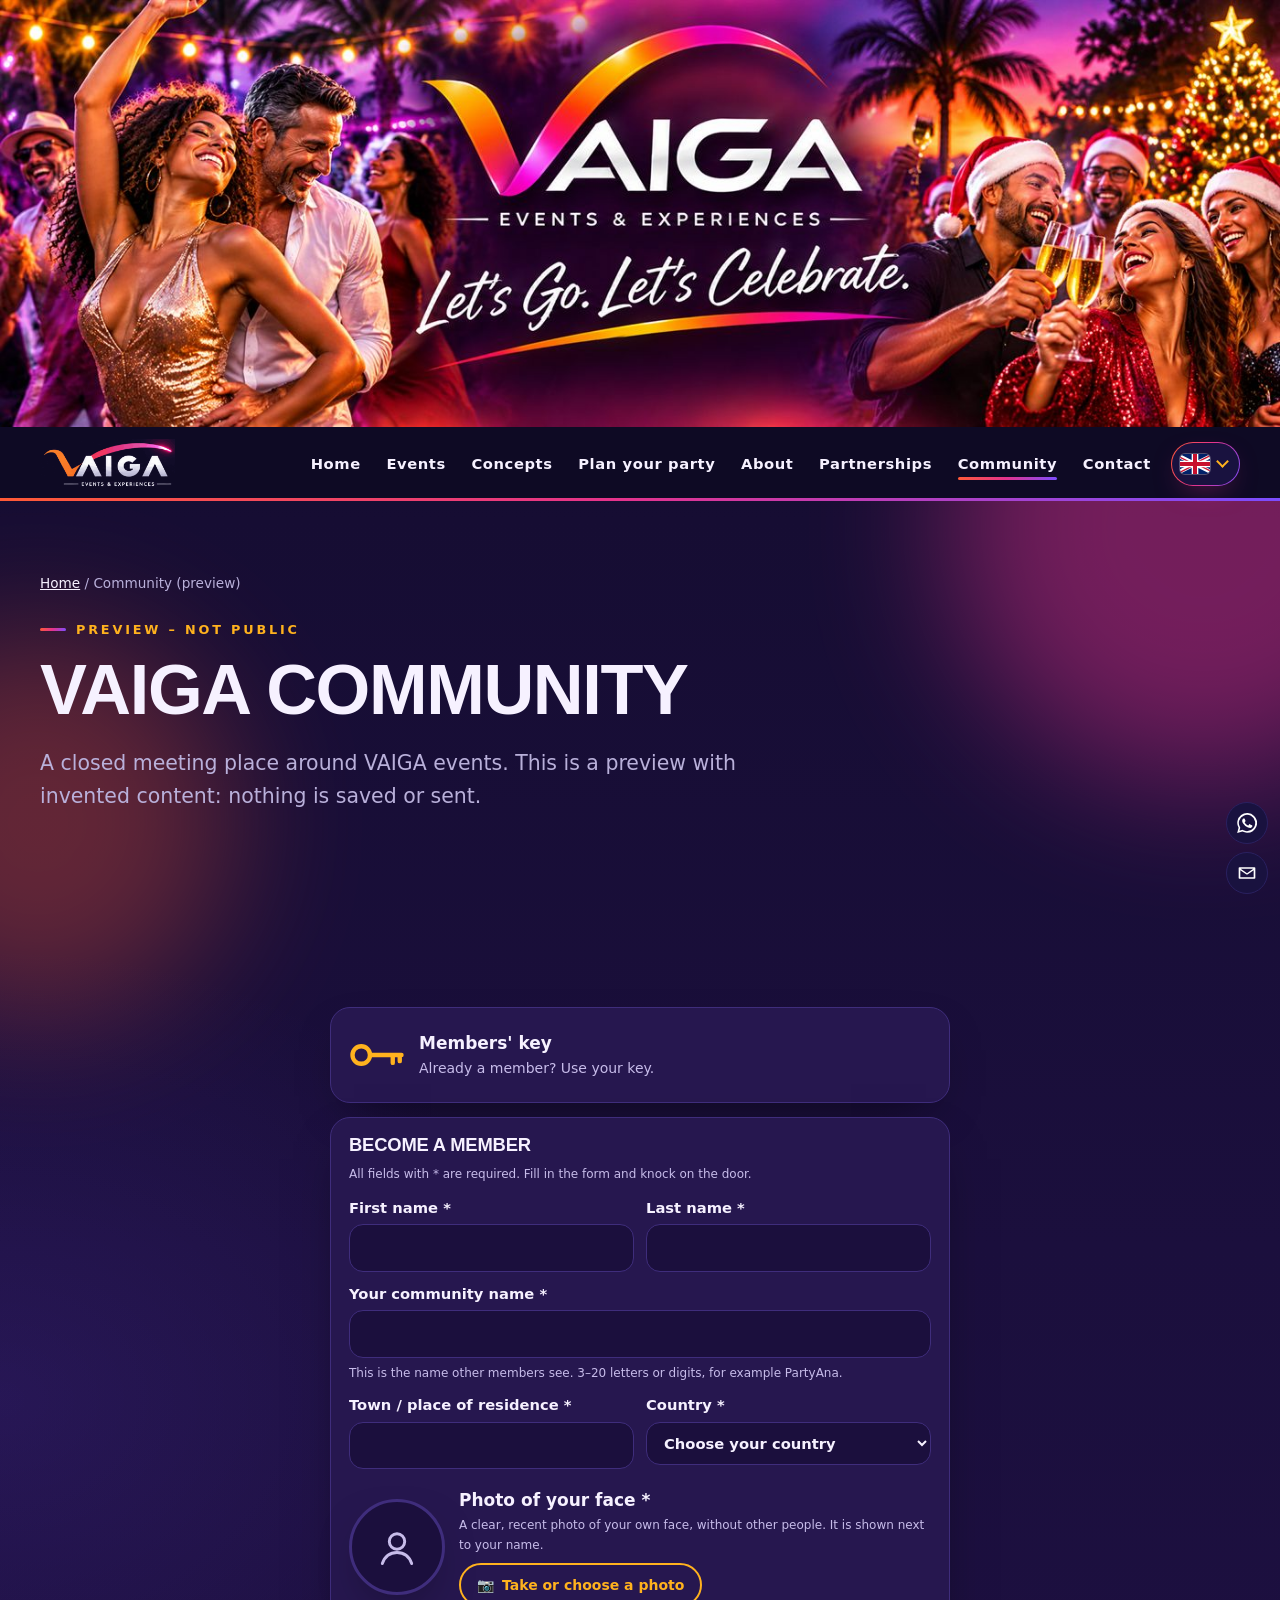
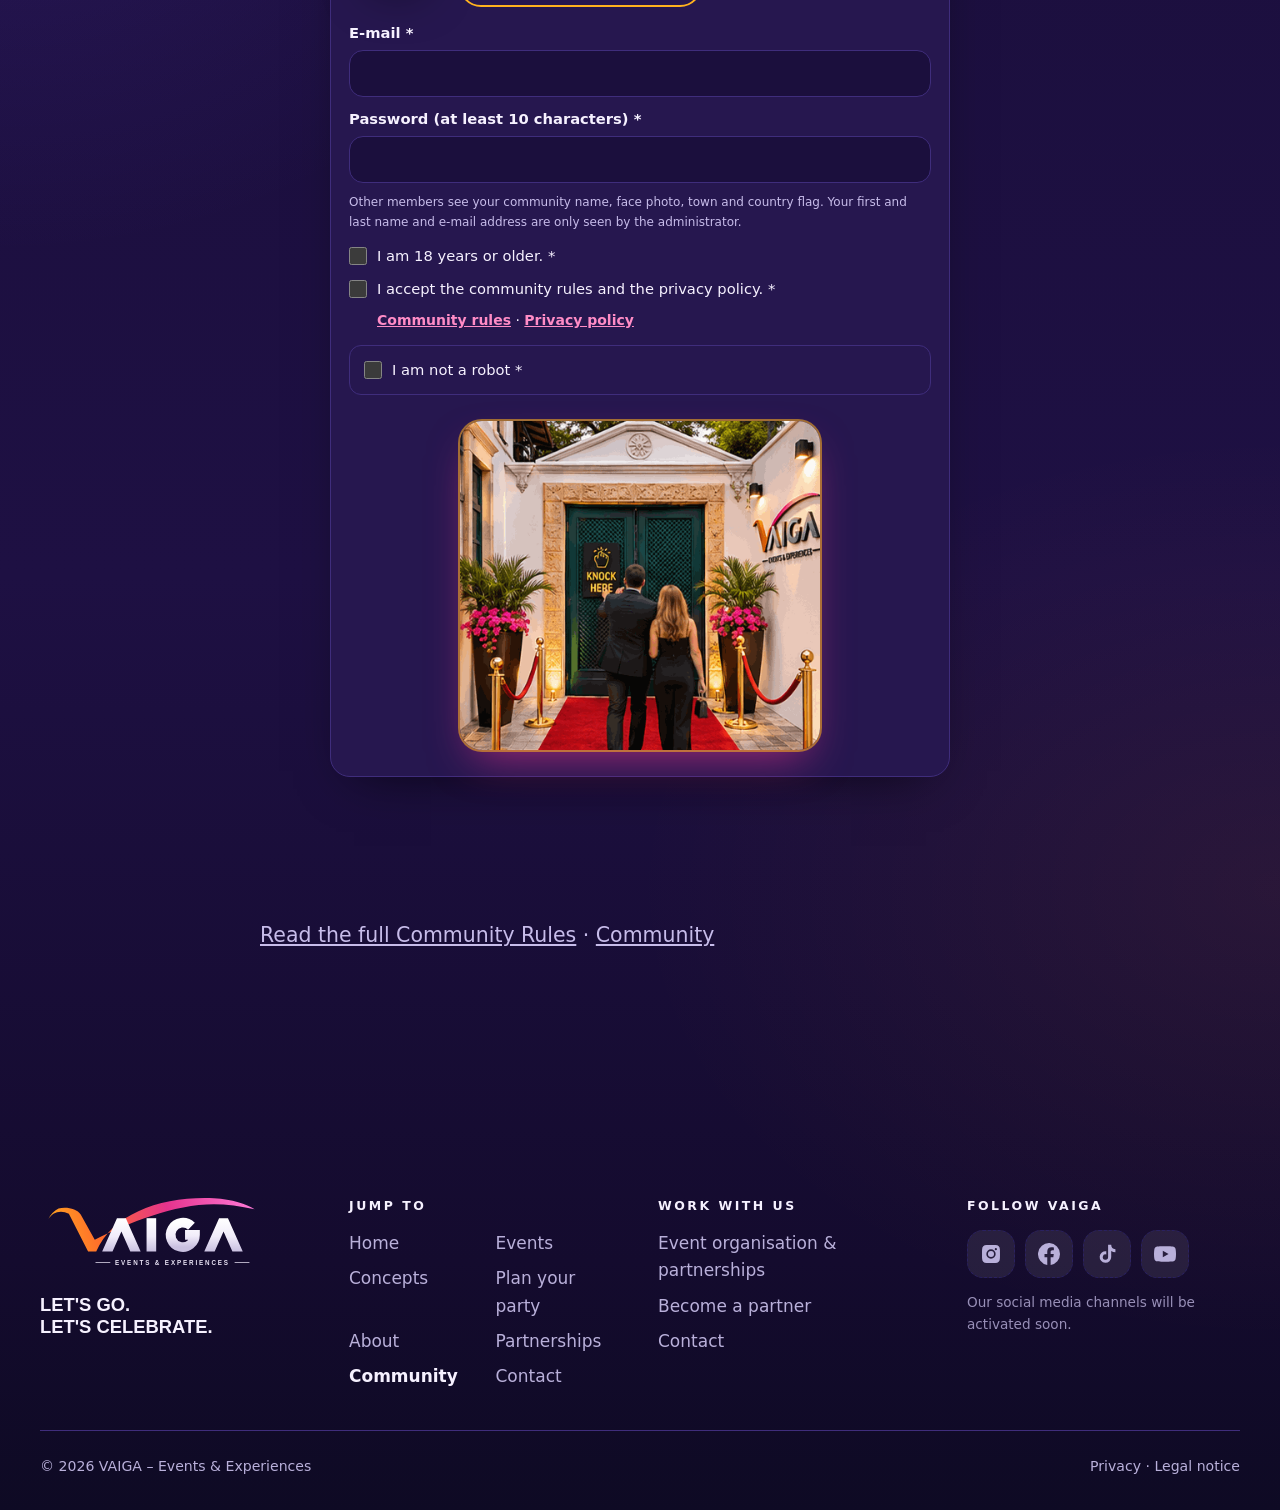
<file: community-preview-fb199926e479.html>
<!doctype html>
<html lang="en">
<head>
<meta charset="utf-8">
<meta name="viewport" content="width=device-width, initial-scale=1, viewport-fit=cover">
<meta http-equiv="Content-Security-Policy" content="default-src 'self'; script-src 'self' https://challenges.cloudflare.com; frame-src https://challenges.cloudflare.com; style-src 'self' 'unsafe-inline'; img-src 'self' data: blob:; font-src 'self'; connect-src 'self'; manifest-src 'self'; object-src 'none'; base-uri 'self'; form-action 'self' mailto:; upgrade-insecure-requests">
<meta name="referrer" content="strict-origin-when-cross-origin">
<meta name="robots" content="noindex, nofollow">
<title>VAIGA Community (preview) – VAIGA</title>
<meta name="description" content="Preview of the VAIGA Community: a closed meeting place around VAIGA events.">
<link rel="canonical" href="https://vaiga.eu/community-preview-fb199926e479.html">
<meta name="theme-color" content="#0E0A24">
<meta property="og:type" content="website">
<meta property="og:site_name" content="VAIGA – Events &amp; Experiences">
<meta property="og:title" content="VAIGA Community (preview)">
<meta property="og:description" content="Preview of the VAIGA Community: a closed meeting place around VAIGA events.">
<meta property="og:url" content="https://vaiga.eu/community-preview-fb199926e479.html">
<meta property="og:image" content="https://vaiga.eu/assets/img/og-image.jpg">
<meta property="og:image:width" content="1200">
<meta property="og:image:height" content="630">
<meta name="twitter:card" content="summary_large_image">
<link rel="icon" href="assets/img/icon.svg" type="image/svg+xml">
<link rel="apple-touch-icon" href="assets/img/icon-180.png">
<link rel="manifest" href="site.webmanifest">
<link rel="stylesheet" href="assets/css/vaiga.css?v=20261128f">
<script src="assets/js/i18n.js?v=20261128f"></script>
<link rel="stylesheet" href="assets/community/community.css?v=20261128f">
</head>
<body data-page="community">
<a class="skip" href="#main">Skip to content</a>
<header class="site-header">
  <a class="banner" href="index.html" aria-label="VAIGA – home">
    <img src="assets/img/header-1400.jpg" srcset="assets/img/header-800.jpg 800w, assets/img/header-1400.jpg 1400w, assets/img/header-2172.jpg 2172w" sizes="100vw" width="2172" height="724" alt="VAIGA – Events &amp; Experiences. Let's go. Let's celebrate." fetchpriority="high">
  </a>
  <div class="wrap bar">
    <a class="brand" href="index.html" aria-label="VAIGA – home"><img src="assets/img/logo-animated.gif" alt="VAIGA – Events &amp; Experiences" width="504" height="186"></a>
    <button class="menu-btn" type="button" aria-expanded="false" aria-controls="nav" aria-label="Open menu"><span></span><span></span><span></span></button>
    <nav class="nav" id="nav" aria-label="Main">
      <ul>
        <li><a href="index.html" data-page="home">Home</a></li>
        <li><a href="events.html" data-page="events">Events</a></li>
        <li><a href="categories.html" data-page="categories">Concepts</a></li>
        <li><a href="plan.html" data-page="plan">Plan your party</a></li>
        <li><a href="about.html" data-page="about">About</a></li>
        <li><a href="partners.html" data-page="partners">Partnerships</a></li>
        <li><a href="community.html" data-page="community">Community</a></li>
        <li><a href="contact.html" data-page="contact">Contact</a></li>
      </ul>
    </nav>
  </div>
</header>

<main id="main">
  <section class="page-hero">
    <div class="orb o1" aria-hidden="true"></div><div class="orb o2" aria-hidden="true"></div>
    <div class="wrap">
      <nav class="crumbs" aria-label="Breadcrumb"><a href="index.html">Home</a> / Community (preview)</nav>
      <span class="eyebrow">Preview – not public</span>
      <h1>VAIGA Community</h1>
      <p class="lead">A closed meeting place around VAIGA events. This is a preview with invented content: nothing is saved or sent.</p>
    </div>
  </section>
  <section class="section">
    <div class="wrap">
      <div id="vc-app"></div>
    </div>
  </section>
  <section class="section" id="rules" style="padding-top:0">
    <div class="wrap vc-fullrules">
      <p class="lead"><a href="community-rules.html">Read the full Community Rules</a> · <a href="community.html">Community</a></p>
    </div>
  </section>
</main>
<footer class="site-footer">
  <div class="wrap">
    <div class="top">
      <div>
        <a class="brand" href="index.html" aria-label="VAIGA – home"><img src="assets/img/logo-full.svg" alt="VAIGA – Events &amp; Experiences" width="222" height="74" loading="lazy"></a>
        <p class="slogan">Let's go.<br>Let's celebrate.</p>
      </div>
      <div>
        <h4>Jump to</h4>
        <ul class="foot-links" data-foot-menu>
          <li><a href="events.html">Upcoming events</a></li>
          <li><a href="categories.html">Event concepts</a></li>
          <li><a href="plan.html">Plan your party</a></li>
          <li><a href="about.html">About VAIGA</a></li>
          <li><a href="community.html">Community</a></li>
        </ul>
      </div>
      <div>
        <h4>Work with us</h4>
        <ul>
          <li><a href="partners.html">Event organisation &amp; partnerships</a></li>
          <li><a href="contact.html?topic=partnership">Become a partner</a></li>
          <li><a href="contact.html">Contact</a></li>
        </ul>
      </div>
      <div>
        <h4>Follow VAIGA</h4>
        <div class="social" data-social="social-only"></div>
      </div>
    </div>
    <div class="bottom">
      <span>© <span data-year>2026</span> VAIGA – Events &amp; Experiences</span>
      <span><a href="privacy.html">Privacy</a> · <a href="legal.html">Legal notice</a></span>
    </div>
  </div>
</footer>
<script src="assets/js/config.js?v=20261128f"></script>
<script src="assets/data/categories.js?v=20261128f"></script>
<script src="assets/data/events.js?v=20261128f"></script>
<script src="assets/js/main.js?v=20261128f"></script>
<script src="assets/community/community-demo.js?v=20261128f"></script>
<script src="assets/community/community.js?v=20261128f"></script>

</body>
</html>
</file>
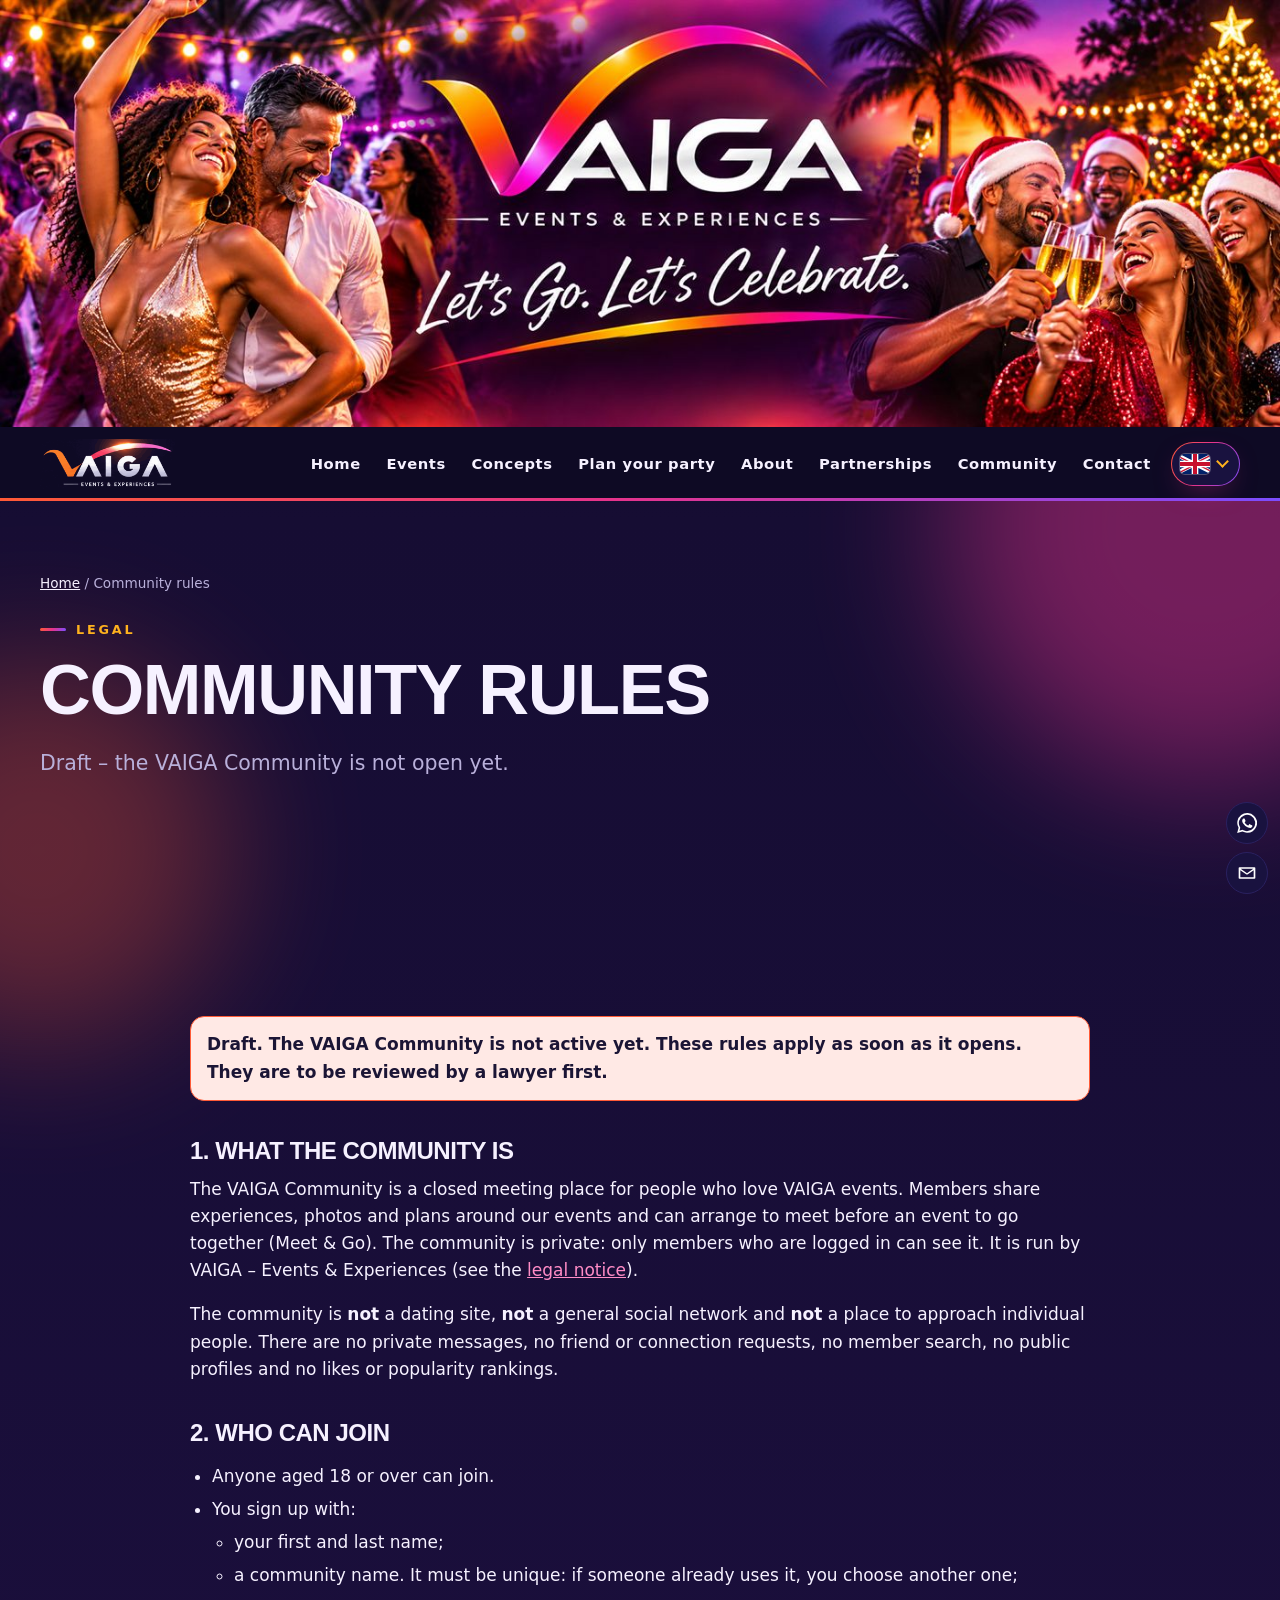
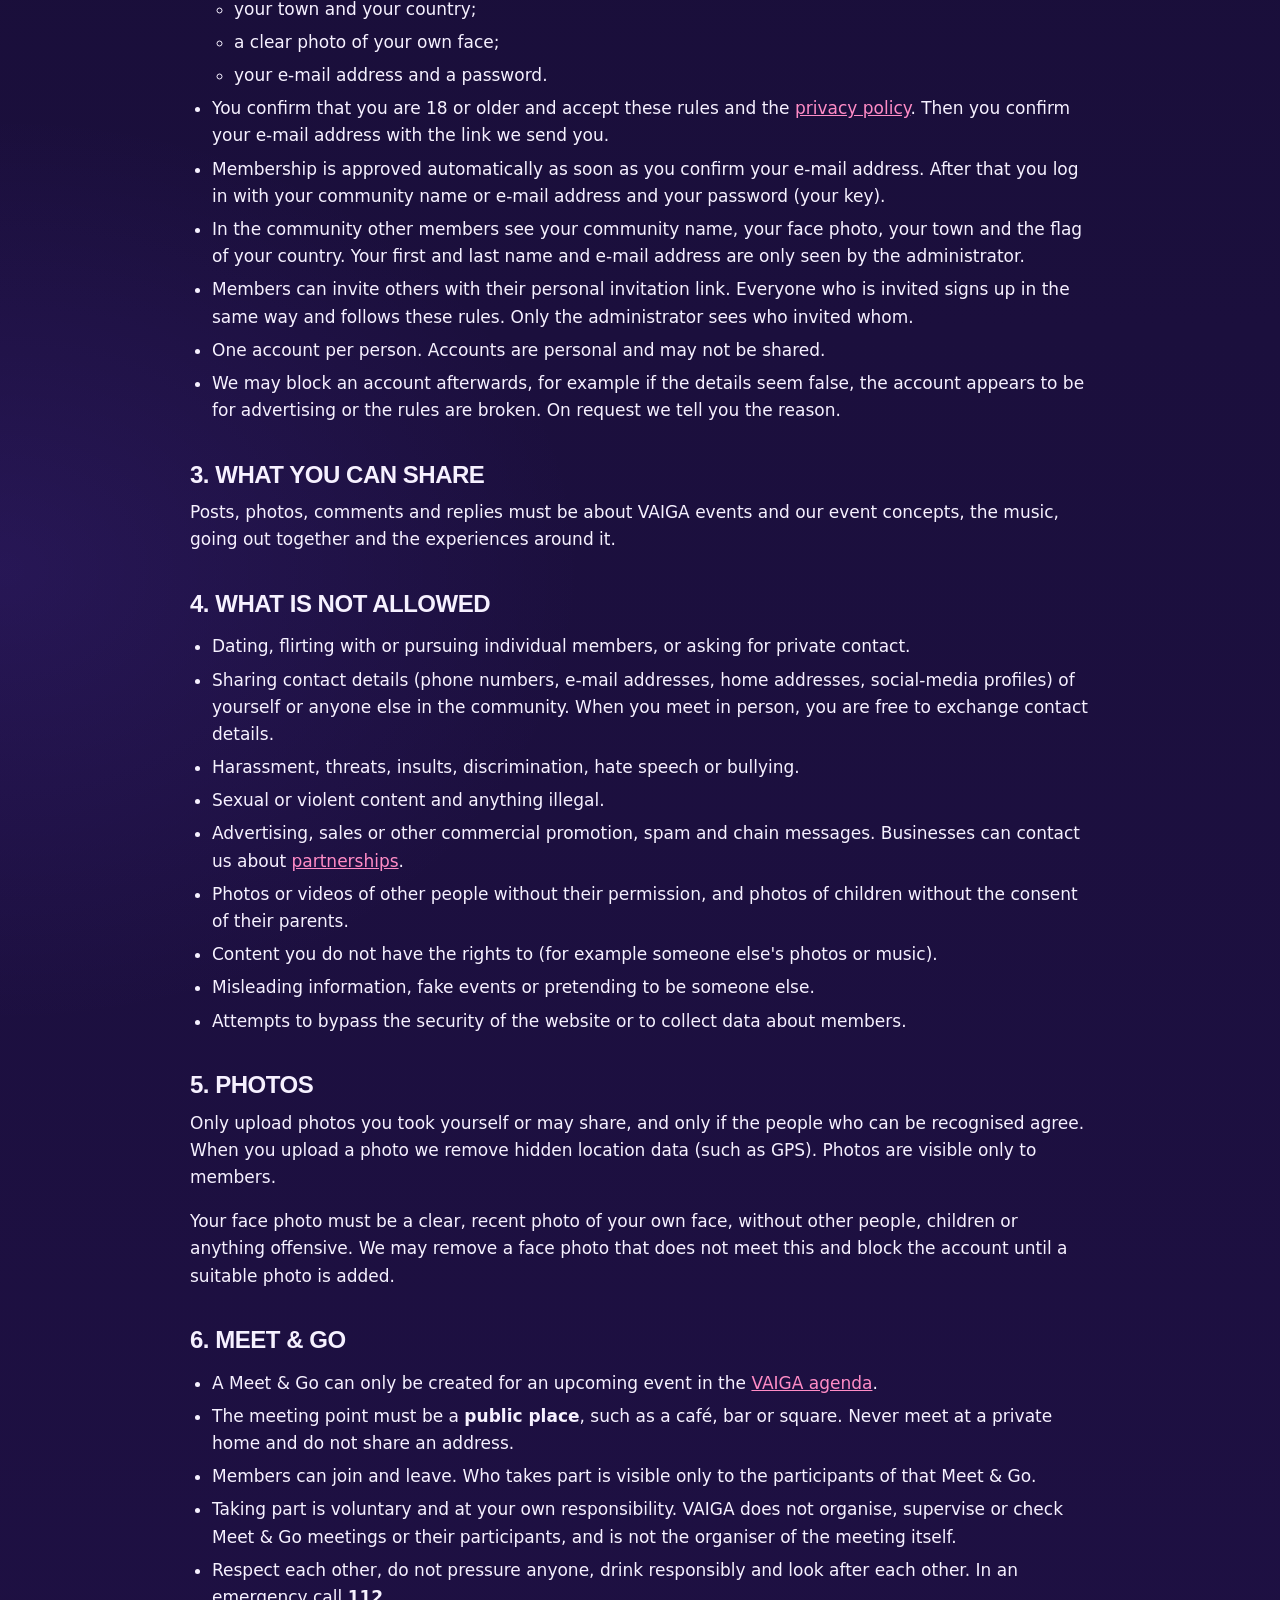
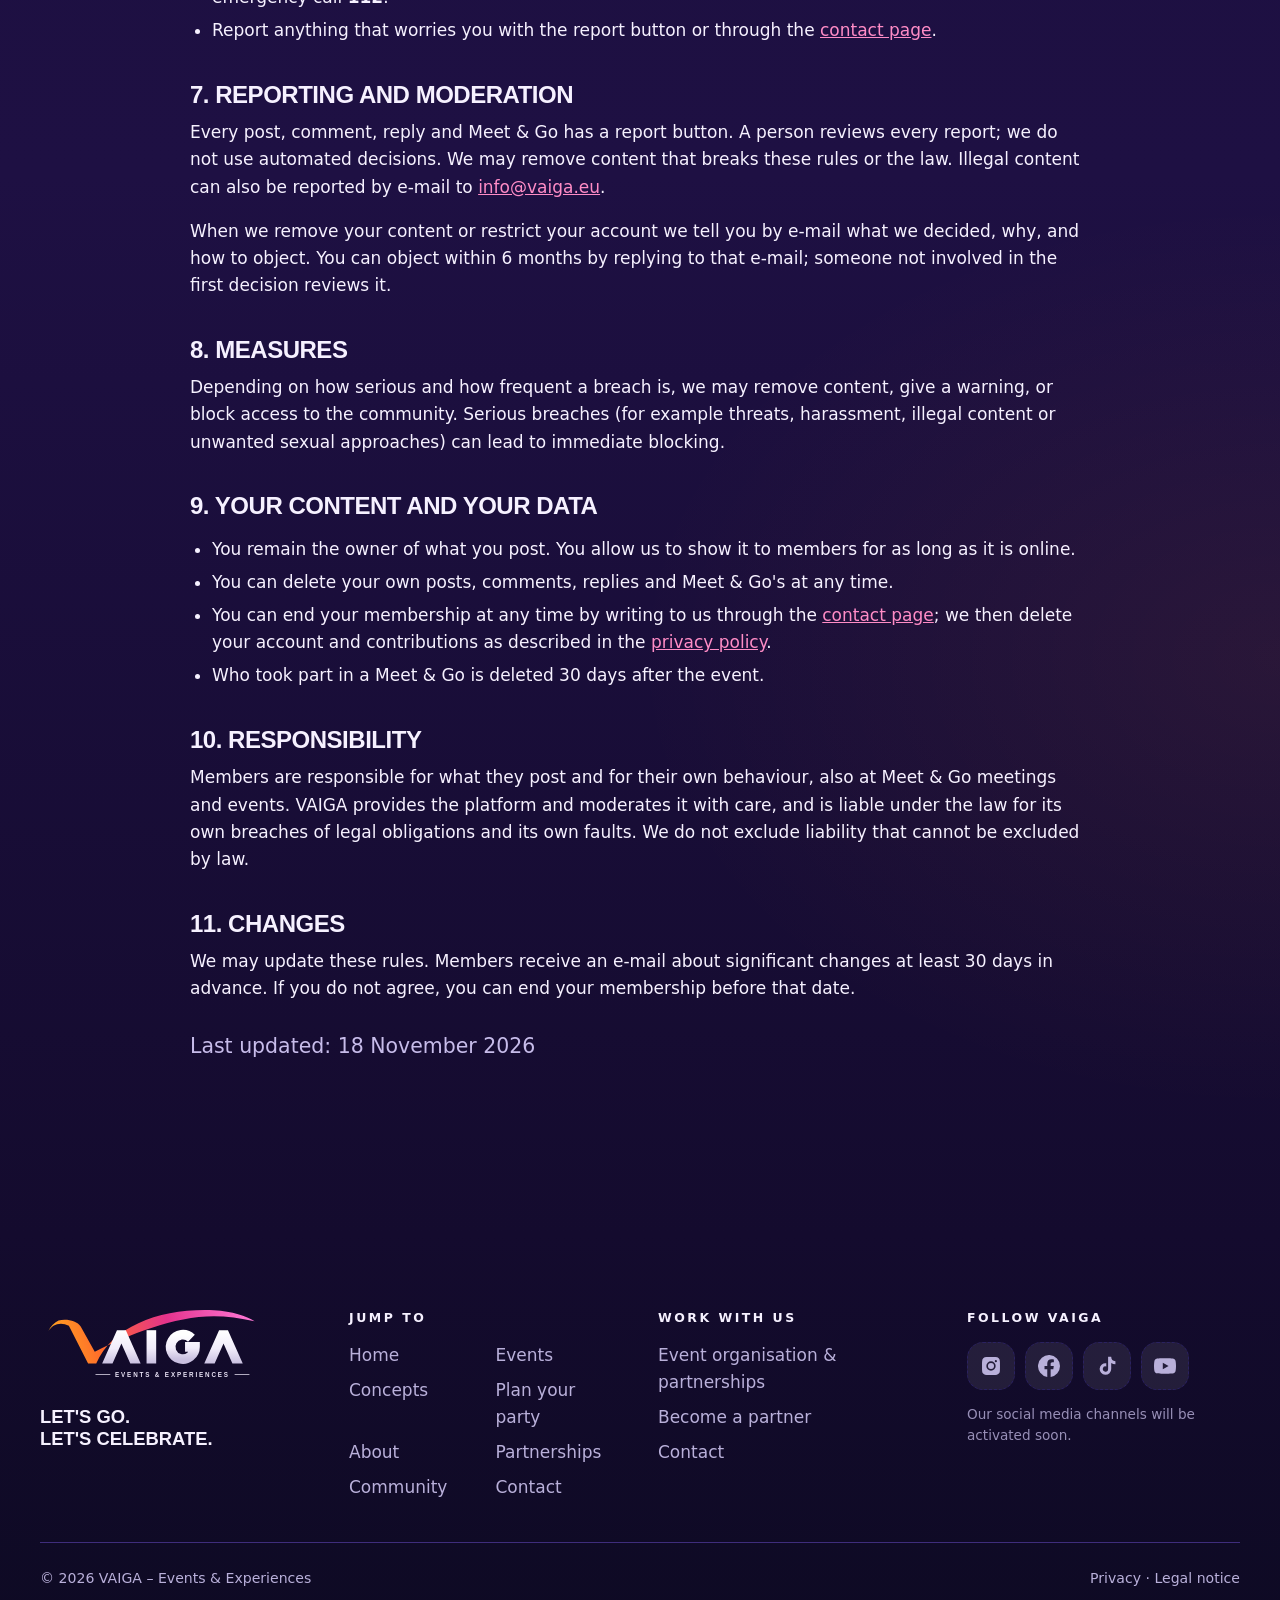
<file: community-rules.html>
<!doctype html>
<html lang="en">
<head>
<meta charset="utf-8">
<meta name="viewport" content="width=device-width, initial-scale=1, viewport-fit=cover">
<meta http-equiv="Content-Security-Policy" content="default-src 'self'; script-src 'self'; style-src 'self' 'unsafe-inline'; img-src 'self' data: blob:; font-src 'self'; connect-src 'self'; manifest-src 'self'; object-src 'none'; base-uri 'self'; form-action 'self' mailto:; upgrade-insecure-requests">
<meta name="referrer" content="strict-origin-when-cross-origin">
<title>Community rules – VAIGA</title>
<meta name="description" content="The rules of the VAIGA Community: who can join, what you can share, Meet &amp; Go, reporting and moderation.">
<link rel="canonical" href="https://vaiga.eu/community-rules.html">
<meta name="theme-color" content="#0E0A24">
<meta property="og:type" content="website">
<meta property="og:site_name" content="VAIGA – Events &amp; Experiences">
<meta property="og:title" content="Community rules">
<meta property="og:description" content="The rules of the VAIGA Community: who can join, what you can share, Meet &amp; Go, reporting and moderation.">
<meta property="og:url" content="https://vaiga.eu/community-rules.html">
<meta property="og:image" content="https://vaiga.eu/assets/img/og-image.jpg">
<meta property="og:image:width" content="1200">
<meta property="og:image:height" content="630">
<meta name="twitter:card" content="summary_large_image">
<link rel="icon" href="assets/img/icon.svg" type="image/svg+xml">
<link rel="apple-touch-icon" href="assets/img/icon-180.png">
<link rel="manifest" href="site.webmanifest">
<link rel="stylesheet" href="assets/css/vaiga.css?v=20261128f">
<script src="assets/js/i18n.js?v=20261128f"></script>
</head>
<body data-page="community-rules">
<a class="skip" href="#main">Skip to content</a>
<header class="site-header">
  <a class="banner" href="index.html" aria-label="VAIGA – home">
    <img src="assets/img/header-1400.jpg" srcset="assets/img/header-800.jpg 800w, assets/img/header-1400.jpg 1400w, assets/img/header-2172.jpg 2172w" sizes="100vw" width="2172" height="724" alt="VAIGA – Events &amp; Experiences. Let's go. Let's celebrate." fetchpriority="high">
  </a>
  <div class="wrap bar">
    <a class="brand" href="index.html" aria-label="VAIGA – home"><img src="assets/img/logo-animated.gif" alt="VAIGA – Events &amp; Experiences" width="504" height="186"></a>
    <button class="menu-btn" type="button" aria-expanded="false" aria-controls="nav" aria-label="Open menu"><span></span><span></span><span></span></button>
    <nav class="nav" id="nav" aria-label="Main">
      <ul>
        <li><a href="index.html" data-page="home">Home</a></li>
        <li><a href="events.html" data-page="events">Events</a></li>
        <li><a href="categories.html" data-page="categories">Concepts</a></li>
        <li><a href="plan.html" data-page="plan">Plan your party</a></li>
        <li><a href="about.html" data-page="about">About</a></li>
        <li><a href="partners.html" data-page="partners">Partnerships</a></li>
        <li><a href="community.html" data-page="community">Community</a></li>
        <li><a href="contact.html" data-page="contact">Contact</a></li>
      </ul>
    </nav>
  </div>
</header>

<main id="main">
  <section class="page-hero">
    <div class="orb o1" aria-hidden="true"></div><div class="orb o2" aria-hidden="true"></div>
    <div class="wrap">
      <nav class="crumbs" aria-label="Breadcrumb"><a href="index.html">Home</a> / Community rules</nav>
      <span class="eyebrow">Legal</span>
      <h1>Community rules</h1>
      <p class="lead">Draft – the VAIGA Community is not open yet.</p>
    </div>
  </section>
  <section class="section">
    <div class="wrap" style="max-width:900px">
      <div class="legal-doc" data-doc-lang="en" lang="en" data-no-i18n>
<p class="msg err"><b>Draft.</b> The VAIGA Community is not active yet. These rules apply as soon as it opens. They are to be reviewed by a lawyer first.</p>
<h2>1. What the community is</h2>
<p>The VAIGA Community is a closed meeting place for people who love VAIGA events. Members share experiences, photos and plans around our events and can arrange to meet before an event to go together (Meet &amp; Go). The community is private: only members who are logged in can see it. It is run by VAIGA – Events &amp; Experiences (see the <a href="legal.html">legal notice</a>).</p>
<p>The community is <b>not</b> a dating site, <b>not</b> a general social network and <b>not</b> a place to approach individual people. There are no private messages, no friend or connection requests, no member search, no public profiles and no likes or popularity rankings.</p>
<h2>2. Who can join</h2>
<ul>
<li>Anyone aged 18 or over can join.</li>
<li>You sign up with:<ul><li>your first and last name;</li><li>a community name. It must be unique: if someone already uses it, you choose another one;</li><li>your town and your country;</li><li>a clear photo of your own face;</li><li>your e-mail address and a password.</li></ul></li>
<li>You confirm that you are 18 or older and accept these rules and the <a href="privacy.html">privacy policy</a>. Then you confirm your e-mail address with the link we send you.</li>
<li>Membership is approved automatically as soon as you confirm your e-mail address. After that you log in with your community name or e-mail address and your password (your key).</li>
<li>In the community other members see your community name, your face photo, your town and the flag of your country. Your first and last name and e-mail address are only seen by the administrator.</li>
<li>Members can invite others with their personal invitation link. Everyone who is invited signs up in the same way and follows these rules. Only the administrator sees who invited whom.</li>
<li>One account per person. Accounts are personal and may not be shared.</li>
<li>We may block an account afterwards, for example if the details seem false, the account appears to be for advertising or the rules are broken. On request we tell you the reason.</li>
</ul>
<h2>3. What you can share</h2>
<p>Posts, photos, comments and replies must be about VAIGA events and our event concepts, the music, going out together and the experiences around it.</p>
<h2>4. What is not allowed</h2>
<ul>
<li>Dating, flirting with or pursuing individual members, or asking for private contact.</li>
<li>Sharing contact details (phone numbers, e-mail addresses, home addresses, social-media profiles) of yourself or anyone else in the community. When you meet in person, you are free to exchange contact details.</li>
<li>Harassment, threats, insults, discrimination, hate speech or bullying.</li>
<li>Sexual or violent content and anything illegal.</li>
<li>Advertising, sales or other commercial promotion, spam and chain messages. Businesses can contact us about <a href="partners.html">partnerships</a>.</li>
<li>Photos or videos of other people without their permission, and photos of children without the consent of their parents.</li>
<li>Content you do not have the rights to (for example someone else's photos or music).</li>
<li>Misleading information, fake events or pretending to be someone else.</li>
<li>Attempts to bypass the security of the website or to collect data about members.</li>
</ul>
<h2>5. Photos</h2>
<p>Only upload photos you took yourself or may share, and only if the people who can be recognised agree. When you upload a photo we remove hidden location data (such as GPS). Photos are visible only to members.</p>
<p>Your face photo must be a clear, recent photo of your own face, without other people, children or anything offensive. We may remove a face photo that does not meet this and block the account until a suitable photo is added.</p>
<h2 id="meet-go">6. Meet &amp; Go</h2>
<ul>
<li>A Meet &amp; Go can only be created for an upcoming event in the <a href="events.html">VAIGA agenda</a>.</li>
<li>The meeting point must be a <b>public place</b>, such as a café, bar or square. Never meet at a private home and do not share an address.</li>
<li>Members can join and leave. Who takes part is visible only to the participants of that Meet &amp; Go.</li>
<li>Taking part is voluntary and at your own responsibility. VAIGA does not organise, supervise or check Meet &amp; Go meetings or their participants, and is not the organiser of the meeting itself.</li>
<li>Respect each other, do not pressure anyone, drink responsibly and look after each other. In an emergency call <b>112</b>.</li>
<li>Report anything that worries you with the report button or through the <a href="contact.html">contact page</a>.</li>
</ul>
<h2>7. Reporting and moderation</h2>
<p>Every post, comment, reply and Meet &amp; Go has a report button. A person reviews every report; we do not use automated decisions. We may remove content that breaks these rules or the law. Illegal content can also be reported by e-mail to <span data-contact-email></span>.</p>
<p>When we remove your content or restrict your account we tell you by e-mail what we decided, why, and how to object. You can object within 6 months by replying to that e-mail; someone not involved in the first decision reviews it.</p>
<h2>8. Measures</h2>
<p>Depending on how serious and how frequent a breach is, we may remove content, give a warning, or block access to the community. Serious breaches (for example threats, harassment, illegal content or unwanted sexual approaches) can lead to immediate blocking.</p>
<h2>9. Your content and your data</h2>
<ul>
<li>You remain the owner of what you post. You allow us to show it to members for as long as it is online.</li>
<li>You can delete your own posts, comments, replies and Meet &amp; Go's at any time.</li>
<li>You can end your membership at any time by writing to us through the <a href="contact.html">contact page</a>; we then delete your account and contributions as described in the <a href="privacy.html">privacy policy</a>.</li>
<li>Who took part in a Meet &amp; Go is deleted 30 days after the event.</li>
</ul>
<h2>10. Responsibility</h2>
<p>Members are responsible for what they post and for their own behaviour, also at Meet &amp; Go meetings and events. VAIGA provides the platform and moderates it with care, and is liable under the law for its own breaches of legal obligations and its own faults. We do not exclude liability that cannot be excluded by law.</p>
<h2>11. Changes</h2>
<p>We may update these rules. Members receive an e-mail about significant changes at least 30 days in advance. If you do not agree, you can end your membership before that date.</p>
<p class="lead" style="margin-top:28px">Last updated: 18 November 2026</p>
      </div>
      <div class="legal-doc" data-doc-lang="pt" lang="pt" data-no-i18n hidden>
<p class="msg err"><b>Rascunho.</b> A VAIGA Community ainda não está ativa. Estas regras aplicam-se a partir do momento em que abrir. Devem ser revistas primeiro por um jurista.</p>
<h2>1. O que é a comunidade</h2>
<p>A VAIGA Community é um espaço fechado para pessoas que gostam dos eventos VAIGA. Os membros partilham experiências, fotos e planos à volta dos nossos eventos e podem combinar encontrar-se antes de um evento para irem juntos (Meet &amp; Go). A comunidade é privada: só membros com sessão iniciada a podem ver. É gerida pela VAIGA – Events &amp; Experiences (ver o <a href="legal.html">aviso legal</a>).</p>
<p>A comunidade <b>não</b> é um site de encontros, <b>não</b> é uma rede social geral e <b>não</b> é um lugar para abordar pessoas individualmente. Não há mensagens privadas, pedidos de amizade ou de ligação, pesquisa de membros, perfis públicos, gostos nem rankings de popularidade.</p>
<h2>2. Quem pode aderir</h2>
<ul>
<li>Qualquer pessoa com 18 anos ou mais pode aderir.</li>
<li>Inscreve-se com:<ul><li>o seu nome próprio e apelido;</li><li>um nome para a comunidade. Tem de ser único: se alguém já o usa, escolhe outro;</li><li>a sua localidade e o seu país;</li><li>uma foto nítida do seu próprio rosto;</li><li>o seu e-mail e uma palavra-passe.</li></ul></li>
<li>Confirma que tem 18 anos ou mais e aceita estas regras e a <a href="privacy.html">política de privacidade</a>. Depois confirma o seu e-mail com a ligação que lhe enviamos.</li>
<li>A adesão é aprovada automaticamente assim que confirmar o seu e-mail. Depois entra com o seu nome na comunidade ou e-mail e a sua palavra-passe (a sua chave).</li>
<li>Na comunidade os outros membros veem o seu nome na comunidade, a foto do rosto, a localidade e a bandeira do seu país. O seu nome próprio, apelido e e-mail só são vistos pelo administrador.</li>
<li>Os membros podem convidar outras pessoas com a sua ligação de convite pessoal. Quem é convidado inscreve-se da mesma forma e segue estas regras. Só o administrador vê quem convidou quem.</li>
<li>Uma conta por pessoa. As contas são pessoais e não podem ser partilhadas.</li>
<li>Podemos bloquear uma conta posteriormente, por exemplo se os dados parecerem falsos, se a conta parecer destinada a publicidade ou se as regras forem violadas. A pedido, indicamos o motivo.</li>
</ul>
<h2>3. O que pode partilhar</h2>
<p>Publicações, fotos, comentários e respostas têm de ser sobre os eventos VAIGA e os nossos conceitos de eventos, a música, sair juntos e as experiências à volta disso.</p>
<h2>4. O que não é permitido</h2>
<ul>
<li>Encontros amorosos, namoriscar ou insistir com membros individuais, ou pedir contacto privado.</li>
<li>Partilhar dados de contacto (números de telefone, e-mails, moradas, perfis de redes sociais), seus ou de outra pessoa, na comunidade. Quando se encontram pessoalmente, são livres de trocar contactos.</li>
<li>Assédio, ameaças, insultos, discriminação, discurso de ódio ou bullying.</li>
<li>Conteúdo sexual ou violento e tudo o que for ilegal.</li>
<li>Publicidade, vendas ou outra promoção comercial, spam e correntes. As empresas podem contactar-nos sobre <a href="partners.html">parcerias</a>.</li>
<li>Fotos ou vídeos de outras pessoas sem a sua autorização, e fotos de crianças sem o consentimento dos pais.</li>
<li>Conteúdo sobre o qual não tem direitos (por exemplo fotos ou música de outra pessoa).</li>
<li>Informação enganosa, eventos falsos ou fazer-se passar por outra pessoa.</li>
<li>Tentativas de contornar a segurança do website ou de recolher dados sobre membros.</li>
</ul>
<h2>5. Fotos</h2>
<p>Carregue apenas fotos que tirou ou que pode partilhar, e apenas se as pessoas reconhecíveis concordarem. Ao carregar uma foto removemos os dados de localização ocultos (como o GPS). As fotos são visíveis apenas para membros.</p>
<p>A foto do rosto tem de ser uma foto nítida e recente do seu próprio rosto, sem outras pessoas, crianças ou conteúdo ofensivo. Podemos remover uma foto do rosto que não cumpra isto e bloquear a conta até ser adicionada uma foto adequada.</p>
<h2 id="meet-go">6. Meet &amp; Go</h2>
<ul>
<li>Um Meet &amp; Go só pode ser criado para um próximo evento da <a href="events.html">agenda VAIGA</a>.</li>
<li>O ponto de encontro tem de ser um <b>local público</b>, como um café, bar ou praça. Nunca se encontrem numa casa particular e não partilhem moradas.</li>
<li>Os membros podem participar e sair. Quem participa só é visível para os participantes desse Meet &amp; Go.</li>
<li>A participação é voluntária e da sua responsabilidade. A VAIGA não organiza, supervisiona nem verifica os encontros Meet &amp; Go nem os seus participantes, e não é a organizadora do próprio encontro.</li>
<li>Respeitem-se, não pressionem ninguém, bebam com moderação e cuidem uns dos outros. Em caso de emergência ligue <b>112</b>.</li>
<li>Denuncie tudo o que o preocupe com o botão de denúncia ou através da <a href="contact.html">página de contacto</a>.</li>
</ul>
<h2>7. Denúncias e moderação</h2>
<p>Cada publicação, comentário, resposta e Meet &amp; Go tem um botão de denúncia. Uma pessoa analisa cada denúncia; não usamos decisões automatizadas. Podemos remover conteúdo que viole estas regras ou a lei. O conteúdo ilegal também pode ser denunciado por e-mail para <span data-contact-email></span>.</p>
<p>Quando removemos o seu conteúdo ou restringimos a sua conta, informamo-lo por e-mail sobre a decisão, o motivo e como contestar. Pode contestar no prazo de 6 meses respondendo a esse e-mail; a contestação é analisada por alguém que não participou na primeira decisão.</p>
<h2>8. Medidas</h2>
<p>Consoante a gravidade e a frequência de uma infração, podemos remover conteúdo, dar um aviso ou bloquear o acesso à comunidade. Infrações graves (por exemplo ameaças, assédio, conteúdo ilegal ou abordagens sexuais indesejadas) podem levar a bloqueio imediato.</p>
<h2>9. O seu conteúdo e os seus dados</h2>
<ul>
<li>Continua a ser o titular do que publica. Autoriza-nos a mostrá-lo aos membros enquanto estiver online.</li>
<li>Pode eliminar as suas publicações, comentários, respostas e Meet &amp; Go a qualquer momento.</li>
<li>Pode terminar a sua adesão a qualquer momento escrevendo-nos através da <a href="contact.html">página de contacto</a>; eliminamos então a sua conta e os seus contributos conforme descrito na <a href="privacy.html">política de privacidade</a>.</li>
<li>Quem participou num Meet &amp; Go é eliminado 30 dias após o evento.</li>
</ul>
<h2>10. Responsabilidade</h2>
<p>Os membros são responsáveis pelo que publicam e pelo seu próprio comportamento, também nos encontros Meet &amp; Go e nos eventos. A VAIGA disponibiliza a plataforma, modera-a com cuidado e responde, nos termos da lei, pelo incumprimento das suas próprias obrigações legais e pelas suas próprias faltas. Não excluímos a responsabilidade que não possa ser excluída por lei.</p>
<h2>11. Alterações</h2>
<p>Podemos atualizar estas regras. Os membros recebem um e-mail sobre alterações significativas com pelo menos 30 dias de antecedência. Se não concordar, pode terminar a sua adesão antes dessa data.</p>
<p class="lead" style="margin-top:28px">Última atualização: 18 de novembro de 2026</p>
      </div>
      <div class="legal-doc" data-doc-lang="es" lang="es" data-no-i18n hidden>
<p class="msg err"><b>Borrador.</b> La VAIGA Community todavía no está activa. Estas normas se aplican en cuanto abra. Antes deben ser revisadas por un abogado.</p>
<h2>1. Qué es la comunidad</h2>
<p>La VAIGA Community es un espacio cerrado para personas a las que les encantan los eventos VAIGA. Los miembros comparten experiencias, fotos y planes en torno a nuestros eventos y pueden quedar antes de un evento para ir juntos (Meet &amp; Go). La comunidad es privada: solo la ven los miembros que han iniciado sesión. La gestiona VAIGA – Events &amp; Experiences (ver el <a href="legal.html">aviso legal</a>).</p>
<p>La comunidad <b>no</b> es una web de citas, <b>no</b> es una red social general y <b>no</b> es un lugar para abordar a personas concretas. No hay mensajes privados, solicitudes de amistad o de contacto, búsqueda de miembros, perfiles públicos, «me gusta» ni rankings de popularidad.</p>
<h2>2. Quién puede unirse</h2>
<ul>
<li>Puede unirse cualquier persona de 18 años o más.</li>
<li>Te registras con:<ul><li>tu nombre y apellido;</li><li>un nombre para la comunidad. Tiene que ser único: si alguien ya lo usa, eliges otro;</li><li>tu localidad y tu país;</li><li>una foto clara de tu propia cara;</li><li>tu correo electrónico y una contraseña.</li></ul></li>
<li>Confirmas que tienes 18 años o más y aceptas estas normas y la <a href="privacy.html">política de privacidad</a>. Después confirmas tu correo con el enlace que te enviamos.</li>
<li>La membresía se aprueba automáticamente en cuanto confirmas tu correo. Después entras con tu nombre en la comunidad o tu correo y tu contraseña (tu llave).</li>
<li>En la comunidad los demás miembros ven tu nombre en la comunidad, la foto de tu cara, tu localidad y la bandera de tu país. Tu nombre, apellido y correo solo los ve el administrador.</li>
<li>Los miembros pueden invitar a otras personas con su enlace de invitación personal. Quien es invitado se registra de la misma manera y sigue estas normas. Solo el administrador ve quién invitó a quién.</li>
<li>Una cuenta por persona. Las cuentas son personales y no se pueden compartir.</li>
<li>Podemos bloquear una cuenta más adelante, por ejemplo si los datos parecen falsos, si la cuenta parece destinada a publicidad o si se incumplen las normas. Si lo pides, te indicamos el motivo.</li>
</ul>
<h2>3. Qué puedes compartir</h2>
<p>Las publicaciones, fotos, comentarios y respuestas deben tratar de los eventos VAIGA y nuestros conceptos de eventos, la música, salir juntos y las experiencias en torno a ello.</p>
<h2>4. Qué no está permitido</h2>
<ul>
<li>Citas, ligar con miembros concretos o insistirles, o pedir contacto privado.</li>
<li>Compartir datos de contacto (teléfonos, correos, direcciones, perfiles de redes sociales), tuyos o de otra persona, en la comunidad. Cuando os veáis en persona, podéis intercambiar contactos libremente.</li>
<li>Acoso, amenazas, insultos, discriminación, discurso de odio o bullying.</li>
<li>Contenido sexual o violento y todo lo que sea ilegal.</li>
<li>Publicidad, ventas u otra promoción comercial, spam y cadenas. Las empresas pueden contactarnos sobre <a href="partners.html">colaboraciones</a>.</li>
<li>Fotos o vídeos de otras personas sin su permiso, y fotos de niños sin el consentimiento de sus padres.</li>
<li>Contenido sobre el que no tienes derechos (por ejemplo fotos o música de otra persona).</li>
<li>Información engañosa, eventos falsos o hacerse pasar por otra persona.</li>
<li>Intentos de eludir la seguridad de la web o de recopilar datos sobre los miembros.</li>
</ul>
<h2>5. Fotos</h2>
<p>Sube solo fotos que hayas hecho tú o que puedas compartir, y solo si las personas reconocibles están de acuerdo. Al subir una foto eliminamos los datos de ubicación ocultos (como el GPS). Las fotos solo son visibles para los miembros.</p>
<p>La foto de tu cara debe ser una foto clara y reciente de tu propia cara, sin otras personas, niños ni nada ofensivo. Podemos eliminar una foto que no cumpla esto y bloquear la cuenta hasta que se añada una foto adecuada.</p>
<h2 id="meet-go">6. Meet &amp; Go</h2>
<ul>
<li>Un Meet &amp; Go solo se puede crear para un próximo evento de la <a href="events.html">agenda VAIGA</a>.</li>
<li>El punto de encuentro debe ser un <b>lugar público</b>, como un café, un bar o una plaza. Nunca quedéis en una casa particular y no compartáis direcciones.</li>
<li>Los miembros pueden apuntarse y salir. Quién participa solo lo ven los participantes de ese Meet &amp; Go.</li>
<li>Participar es voluntario y bajo tu propia responsabilidad. VAIGA no organiza, supervisa ni comprueba los encuentros Meet &amp; Go ni a sus participantes, y no es la organizadora del encuentro.</li>
<li>Respetaos, no presionéis a nadie, bebed con responsabilidad y cuidaos unos a otros. En caso de emergencia llama al <b>112</b>.</li>
<li>Denuncia todo lo que te preocupe con el botón de denuncia o a través de la <a href="contact.html">página de contacto</a>.</li>
</ul>
<h2>7. Denuncias y moderación</h2>
<p>Cada publicación, comentario, respuesta y Meet &amp; Go tiene un botón de denuncia. Una persona revisa cada denuncia; no usamos decisiones automatizadas. Podemos eliminar contenido que incumpla estas normas o la ley. El contenido ilegal también se puede denunciar por correo a <span data-contact-email></span>.</p>
<p>Cuando eliminamos tu contenido o limitamos tu cuenta, te informamos por correo de la decisión, el motivo y cómo recurrirla. Puedes recurrir en un plazo de 6 meses respondiendo a ese correo; lo revisa alguien que no participó en la primera decisión.</p>
<h2>8. Medidas</h2>
<p>Según la gravedad y la frecuencia de una infracción, podemos eliminar contenido, dar un aviso o bloquear el acceso a la comunidad. Las infracciones graves (por ejemplo amenazas, acoso, contenido ilegal o acercamientos sexuales no deseados) pueden llevar al bloqueo inmediato.</p>
<h2>9. Tu contenido y tus datos</h2>
<ul>
<li>Sigues siendo el propietario de lo que publicas. Nos permites mostrarlo a los miembros mientras esté en línea.</li>
<li>Puedes eliminar tus publicaciones, comentarios, respuestas y Meet &amp; Go en cualquier momento.</li>
<li>Puedes darte de baja en cualquier momento escribiéndonos a través de la <a href="contact.html">página de contacto</a>; entonces eliminamos tu cuenta y tus aportaciones como se describe en la <a href="privacy.html">política de privacidad</a>.</li>
<li>Quién participó en un Meet &amp; Go se elimina 30 días después del evento.</li>
</ul>
<h2>10. Responsabilidad</h2>
<p>Los miembros son responsables de lo que publican y de su propio comportamiento, también en los encuentros Meet &amp; Go y en los eventos. VAIGA ofrece la plataforma, la modera con cuidado y responde conforme a la ley por el incumplimiento de sus propias obligaciones legales y por sus propias faltas. No excluimos la responsabilidad que la ley no permite excluir.</p>
<h2>11. Cambios</h2>
<p>Podemos actualizar estas normas. Los miembros reciben un correo sobre los cambios importantes con al menos 30 días de antelación. Si no estás de acuerdo, puedes darte de baja antes de esa fecha.</p>
<p class="lead" style="margin-top:28px">Última actualización: 18 de noviembre de 2026</p>
      </div>
      <div class="legal-doc" data-doc-lang="nl" lang="nl" data-no-i18n hidden>
<p class="msg err"><b>Concept.</b> De VAIGA Community is nog niet actief. Deze regels gelden zodra ze opengaat. Ze moeten eerst door een jurist worden nagekeken.</p>
<h2>1. Wat de community is</h2>
<p>De VAIGA Community is een besloten ontmoetingsplek voor mensen die van VAIGA-events houden. Leden delen ervaringen, foto's en plannen rond onze events en kunnen afspreken om elkaar vóór een event te ontmoeten en samen te gaan (Meet &amp; Go). De community is privé: alleen ingelogde leden kunnen haar zien. Ze wordt beheerd door VAIGA – Events &amp; Experiences (zie het <a href="legal.html">colofon</a>).</p>
<p>De community is <b>geen</b> datingsite, <b>geen</b> algemeen sociaal netwerk en <b>geen</b> plek om individuele mensen te benaderen. Er zijn geen privéberichten, geen vriendschaps- of connectieverzoeken, geen ledenzoeker, geen openbare profielen en geen likes of populariteitslijsten.</p>
<h2>2. Wie kan lid worden</h2>
<ul>
<li>Iedereen van 18 jaar of ouder kan lid worden.</li>
<li>Je meldt je aan met:<ul><li>je voor- en achternaam;</li><li>een communitynaam. Die moet uniek zijn: als iemand hem al gebruikt, kies je een andere;</li><li>je woonplaats en je land;</li><li>een duidelijke foto van je eigen gezicht;</li><li>je e-mailadres en een wachtwoord.</li></ul></li>
<li>Je bevestigt dat je 18 jaar of ouder bent en gaat akkoord met deze regels en het <a href="privacy.html">privacybeleid</a>. Daarna bevestig je je e-mailadres met de link die we je sturen.</li>
<li>Je lidmaatschap wordt automatisch goedgekeurd zodra je je e-mailadres bevestigt. Daarna log je in met je communitynaam of e-mailadres en je wachtwoord (je sleutel).</li>
<li>In de community zien andere leden je communitynaam, je gezichtsfoto, je woonplaats en de vlag van je land. Je voor- en achternaam en e-mailadres ziet alleen de beheerder.</li>
<li>Leden kunnen anderen uitnodigen met hun persoonlijke uitnodigingslink. Iedereen die wordt uitgenodigd meldt zich op dezelfde manier aan en volgt deze regels. Alleen de beheerder ziet wie wie heeft uitgenodigd.</li>
<li>Eén account per persoon. Accounts zijn persoonlijk en mogen niet worden gedeeld.</li>
<li>We kunnen een account achteraf blokkeren, bijvoorbeeld als de gegevens onjuist lijken, het account voor reclame lijkt te zijn of de regels worden overtreden. Op verzoek vertellen we je de reden.</li>
</ul>
<h2>3. Wat je kunt delen</h2>
<p>Berichten, foto's, reacties en antwoorden moeten gaan over VAIGA-events en onze eventconcepten, de muziek, samen uitgaan en de ervaringen daaromheen.</p>
<h2>4. Wat niet is toegestaan</h2>
<ul>
<li>Daten, flirten met of achter individuele leden aan gaan, of om privécontact vragen.</li>
<li>Contactgegevens (telefoonnummers, e-mailadressen, huisadressen, social-mediaprofielen) van jezelf of iemand anders in de community delen. Als je elkaar in het echt ontmoet, mag je vrij contactgegevens uitwisselen.</li>
<li>Intimidatie, bedreigingen, beledigingen, discriminatie, haatzaaiende taal of pesten.</li>
<li>Seksuele of gewelddadige inhoud en alles wat illegaal is.</li>
<li>Reclame, verkoop of andere commerciële promotie, spam en kettingberichten. Bedrijven kunnen contact met ons opnemen over <a href="partners.html">samenwerkingen</a>.</li>
<li>Foto's of video's van anderen zonder hun toestemming, en foto's van kinderen zonder toestemming van hun ouders.</li>
<li>Inhoud waarop je geen rechten hebt (bijvoorbeeld foto's of muziek van iemand anders).</li>
<li>Misleidende informatie, nepevents of je voordoen als iemand anders.</li>
<li>Pogingen om de beveiliging van de website te omzeilen of gegevens over leden te verzamelen.</li>
</ul>
<h2>5. Foto's</h2>
<p>Upload alleen foto's die je zelf hebt gemaakt of mag delen, en alleen als de herkenbare personen ermee instemmen. Bij het uploaden verwijderen we verborgen locatiegegevens (zoals gps). Foto's zijn alleen zichtbaar voor leden.</p>
<p>Je gezichtsfoto moet een duidelijke, recente foto van je eigen gezicht zijn, zonder andere mensen, kinderen of iets aanstootgevends. We kunnen een gezichtsfoto die hier niet aan voldoet verwijderen en het account blokkeren tot er een geschikte foto is toegevoegd.</p>
<h2 id="meet-go">6. Meet &amp; Go</h2>
<ul>
<li>Een Meet &amp; Go kan alleen worden aangemaakt voor een komend event in de <a href="events.html">VAIGA-agenda</a>.</li>
<li>Het verzamelpunt moet een <b>openbare plek</b> zijn, zoals een café, bar of plein. Spreek nooit af bij iemand thuis en deel geen adres.</li>
<li>Leden kunnen zich aan- en afmelden. Wie meegaat is alleen zichtbaar voor de deelnemers van die Meet &amp; Go.</li>
<li>Meedoen is vrijwillig en op eigen verantwoordelijkheid. VAIGA organiseert, begeleidt of controleert Meet &amp; Go-afspraken en de deelnemers niet, en is niet de organisator van de afspraak zelf.</li>
<li>Respecteer elkaar, zet niemand onder druk, drink met mate en let op elkaar. Bel in een noodgeval <b>112</b>.</li>
<li>Meld alles wat je zorgen baart met de meldknop of via de <a href="contact.html">contactpagina</a>.</li>
</ul>
<h2>7. Melden en moderatie</h2>
<p>Elk bericht, elke reactie, elk antwoord en elke Meet &amp; Go heeft een meldknop. Een mens bekijkt elke melding; we gebruiken geen geautomatiseerde besluiten. We kunnen inhoud verwijderen die deze regels of de wet overtreedt. Illegale inhoud kun je ook melden per e-mail aan <span data-contact-email></span>.</p>
<p>Als we je inhoud verwijderen of je account beperken, laten we je per e-mail weten wat we hebben besloten, waarom, en hoe je bezwaar kunt maken. Je kunt binnen 6 maanden bezwaar maken door op die e-mail te antwoorden; iemand die niet bij het eerste besluit betrokken was, beoordeelt het.</p>
<h2>8. Maatregelen</h2>
<p>Afhankelijk van hoe ernstig en hoe vaak een overtreding is, kunnen we inhoud verwijderen, een waarschuwing geven of de toegang tot de community blokkeren. Ernstige overtredingen (bijvoorbeeld bedreigingen, intimidatie, illegale inhoud of ongewenste seksuele toenadering) kunnen leiden tot directe blokkering.</p>
<h2>9. Jouw inhoud en jouw gegevens</h2>
<ul>
<li>Je blijft eigenaar van wat je plaatst. Je geeft ons toestemming het aan leden te tonen zolang het online staat.</li>
<li>Je kunt je eigen berichten, reacties, antwoorden en Meet &amp; Go's altijd verwijderen.</li>
<li>Je kunt je lidmaatschap altijd beëindigen door ons te schrijven via de <a href="contact.html">contactpagina</a>; we verwijderen dan je account en bijdragen zoals beschreven in het <a href="privacy.html">privacybeleid</a>.</li>
<li>Wie aan een Meet &amp; Go heeft deelgenomen, wordt 30 dagen na het event verwijderd.</li>
</ul>
<h2>10. Verantwoordelijkheid</h2>
<p>Leden zijn verantwoordelijk voor wat ze plaatsen en voor hun eigen gedrag, ook bij Meet &amp; Go-afspraken en events. VAIGA biedt het platform, modereert het zorgvuldig en is volgens de wet aansprakelijk voor het niet nakomen van haar eigen wettelijke verplichtingen en voor haar eigen fouten. We sluiten geen aansprakelijkheid uit die wettelijk niet kan worden uitgesloten.</p>
<h2>11. Wijzigingen</h2>
<p>We kunnen deze regels aanpassen. Leden krijgen ten minste 30 dagen van tevoren een e-mail over belangrijke wijzigingen. Ben je het er niet mee eens, dan kun je je lidmaatschap vóór die datum beëindigen.</p>
<p class="lead" style="margin-top:28px">Laatst bijgewerkt: 18 november 2026</p>
      </div>
    </div>
  </section>
</main>
<footer class="site-footer">
  <div class="wrap">
    <div class="top">
      <div>
        <a class="brand" href="index.html" aria-label="VAIGA – home"><img src="assets/img/logo-full.svg" alt="VAIGA – Events &amp; Experiences" width="222" height="74" loading="lazy"></a>
        <p class="slogan">Let's go.<br>Let's celebrate.</p>
      </div>
      <div>
        <h4>Jump to</h4>
        <ul class="foot-links" data-foot-menu>
          <li><a href="events.html">Upcoming events</a></li>
          <li><a href="categories.html">Event concepts</a></li>
          <li><a href="plan.html">Plan your party</a></li>
          <li><a href="about.html">About VAIGA</a></li>
          <li><a href="community.html">Community</a></li>
        </ul>
      </div>
      <div>
        <h4>Work with us</h4>
        <ul>
          <li><a href="partners.html">Event organisation &amp; partnerships</a></li>
          <li><a href="contact.html?topic=partnership">Become a partner</a></li>
          <li><a href="contact.html">Contact</a></li>
        </ul>
      </div>
      <div>
        <h4>Follow VAIGA</h4>
        <div class="social" data-social="social-only"></div>
      </div>
    </div>
    <div class="bottom">
      <span>© <span data-year>2026</span> VAIGA – Events &amp; Experiences</span>
      <span><a href="privacy.html">Privacy</a> · <a href="legal.html">Legal notice</a></span>
    </div>
  </div>
</footer>
<script src="assets/js/config.js?v=20261128f"></script>
<script src="assets/data/categories.js?v=20261128f"></script>
<script src="assets/data/events.js?v=20261128f"></script>
<script src="assets/js/main.js?v=20261128f"></script>
<script src="assets/js/legal-lang.js?v=20261128f"></script>

</body>
</html>
</file>
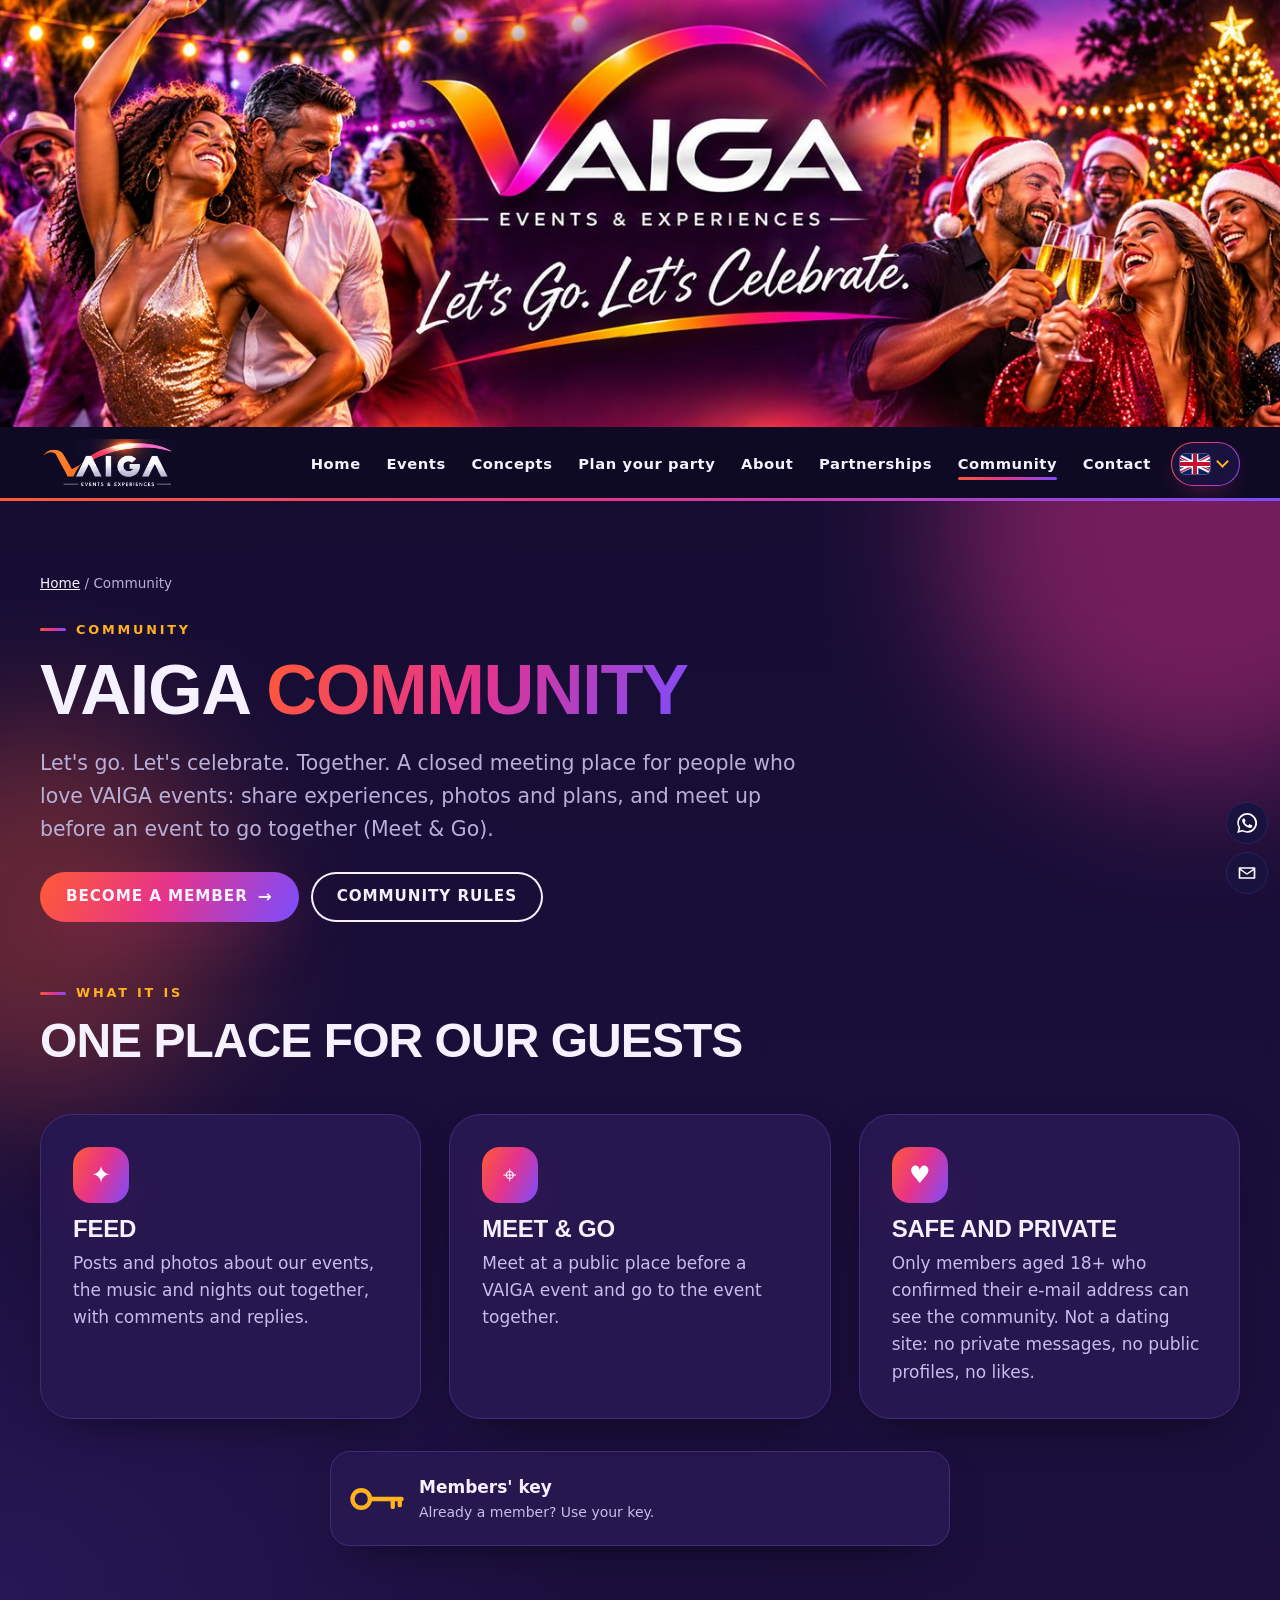
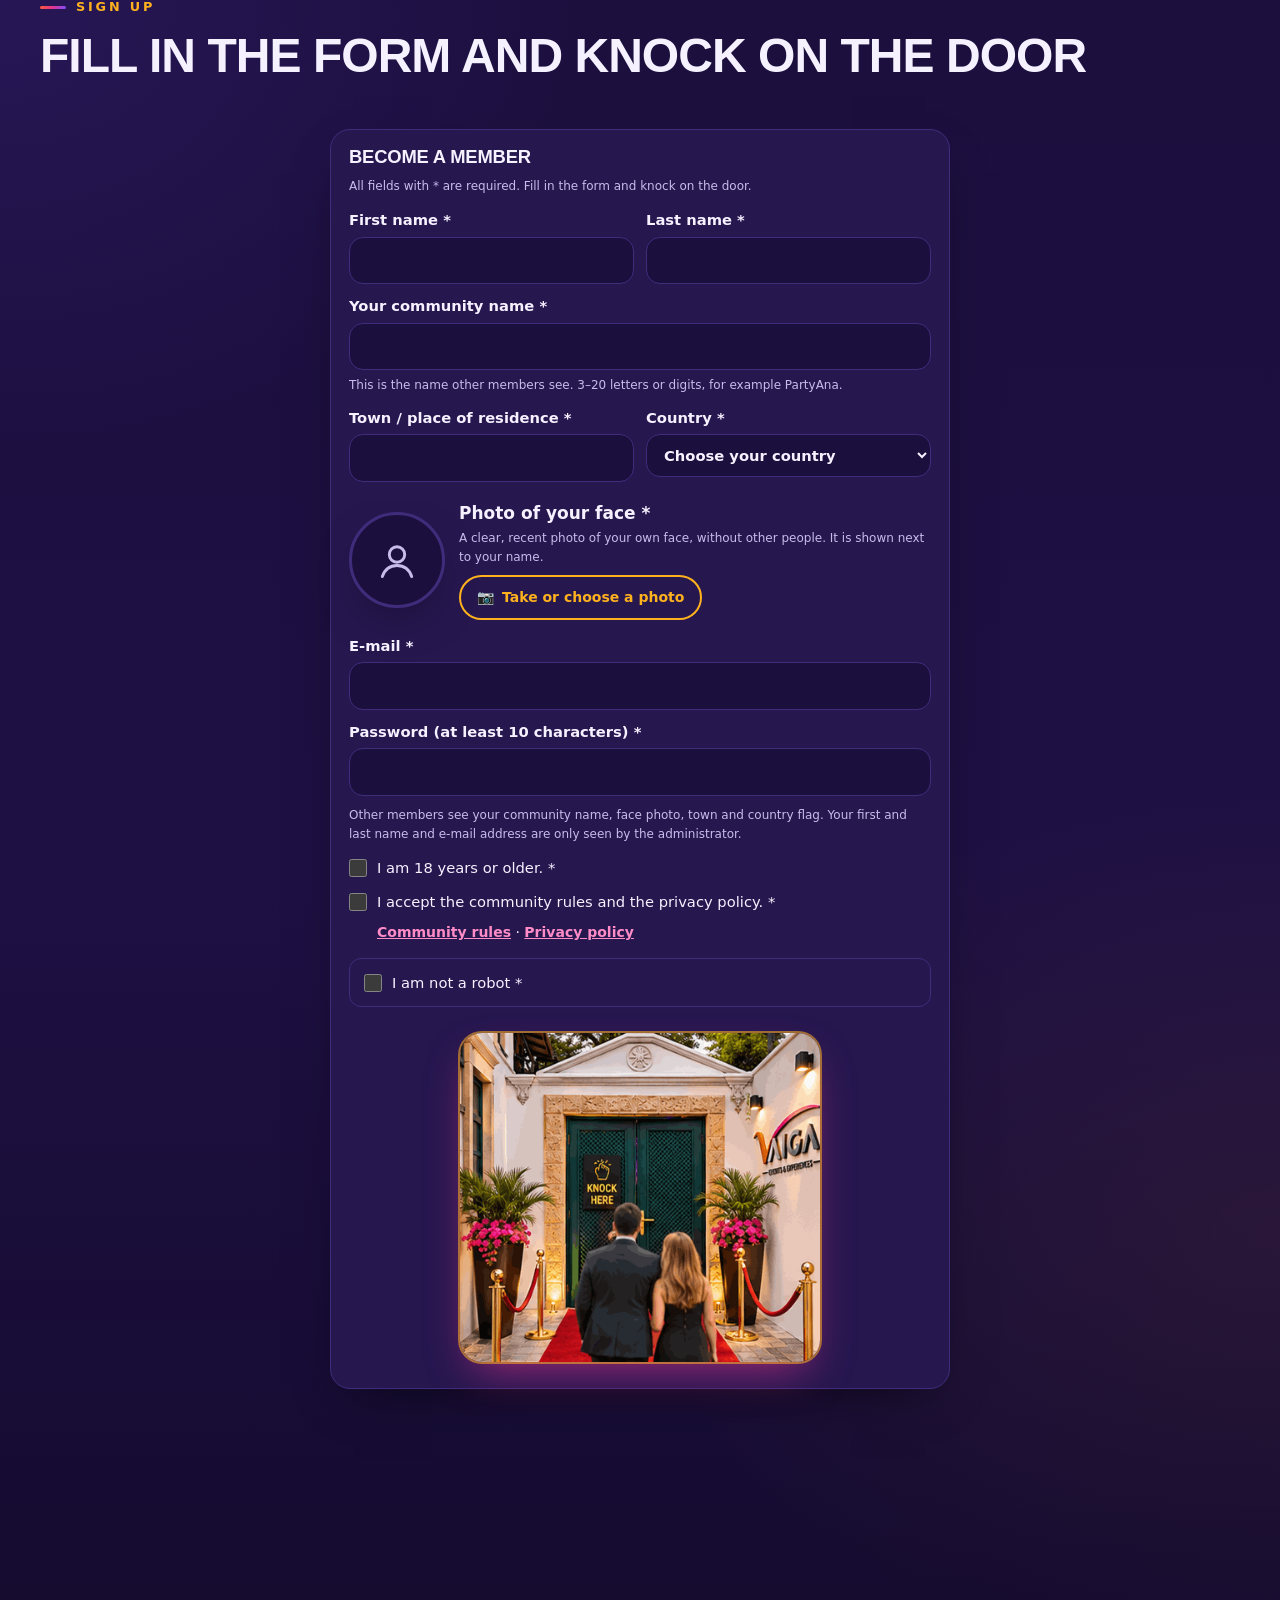
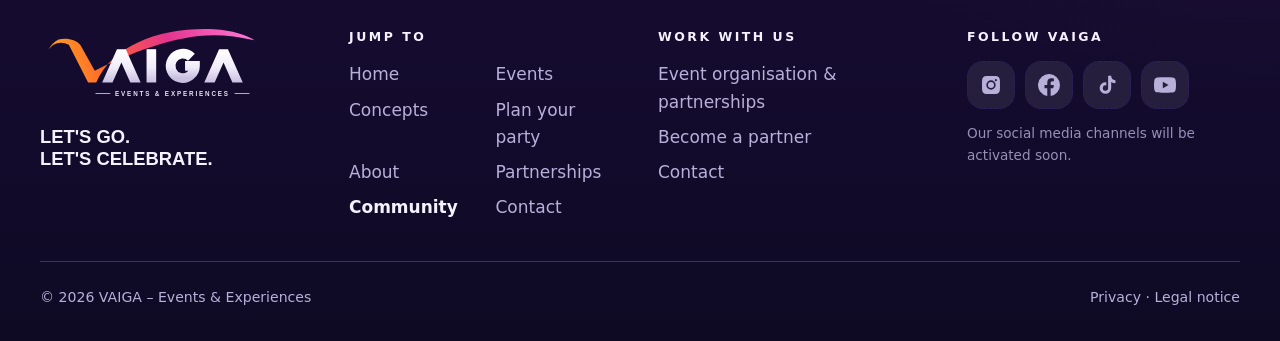
<file: community.html>
<!doctype html>
<html lang="en">
<head>
<meta charset="utf-8">
<meta name="viewport" content="width=device-width, initial-scale=1, viewport-fit=cover">
<meta http-equiv="Content-Security-Policy" content="default-src 'self'; script-src 'self' https://challenges.cloudflare.com; frame-src https://challenges.cloudflare.com; style-src 'self' 'unsafe-inline'; img-src 'self' data: blob:; font-src 'self'; connect-src 'self'; manifest-src 'self'; object-src 'none'; base-uri 'self'; form-action 'self' mailto:; upgrade-insecure-requests">
<meta name="referrer" content="strict-origin-when-cross-origin">
<title>VAIGA Community – VAIGA Events &amp; Experiences</title>
<meta name="description" content="The VAIGA Community: a private meeting place for VAIGA guests – share experiences around our events and meet up before an event to go together.">
<link rel="canonical" href="https://vaiga.eu/community.html">
<meta name="theme-color" content="#0E0A24">
<meta property="og:type" content="website">
<meta property="og:site_name" content="VAIGA – Events &amp; Experiences">
<meta property="og:title" content="VAIGA Community">
<meta property="og:description" content="The VAIGA Community: a private meeting place for VAIGA guests – share experiences around our events and meet up before an event to go together.">
<meta property="og:url" content="https://vaiga.eu/community.html">
<meta property="og:image" content="https://vaiga.eu/assets/img/og-image.jpg">
<meta property="og:image:width" content="1200">
<meta property="og:image:height" content="630">
<meta name="twitter:card" content="summary_large_image">
<link rel="icon" href="assets/img/icon.svg" type="image/svg+xml">
<link rel="apple-touch-icon" href="assets/img/icon-180.png">
<link rel="manifest" href="site.webmanifest">
<link rel="stylesheet" href="assets/css/vaiga.css?v=20261128f">
<script src="assets/js/i18n.js?v=20261128f"></script>
<link rel="stylesheet" href="assets/community/community.css?v=20261128f">
</head>
<body data-page="community">
<a class="skip" href="#main">Skip to content</a>
<header class="site-header">
  <a class="banner" href="index.html" aria-label="VAIGA – home">
    <img src="assets/img/header-1400.jpg" srcset="assets/img/header-800.jpg 800w, assets/img/header-1400.jpg 1400w, assets/img/header-2172.jpg 2172w" sizes="100vw" width="2172" height="724" alt="VAIGA – Events &amp; Experiences. Let's go. Let's celebrate." fetchpriority="high">
  </a>
  <div class="wrap bar">
    <a class="brand" href="index.html" aria-label="VAIGA – home"><img src="assets/img/logo-animated.gif" alt="VAIGA – Events &amp; Experiences" width="504" height="186"></a>
    <button class="menu-btn" type="button" aria-expanded="false" aria-controls="nav" aria-label="Open menu"><span></span><span></span><span></span></button>
    <nav class="nav" id="nav" aria-label="Main">
      <ul>
        <li><a href="index.html" data-page="home">Home</a></li>
        <li><a href="events.html" data-page="events">Events</a></li>
        <li><a href="categories.html" data-page="categories">Concepts</a></li>
        <li><a href="plan.html" data-page="plan">Plan your party</a></li>
        <li><a href="about.html" data-page="about">About</a></li>
        <li><a href="partners.html" data-page="partners">Partnerships</a></li>
        <li><a href="community.html" data-page="community">Community</a></li>
        <li><a href="contact.html" data-page="contact">Contact</a></li>
      </ul>
    </nav>
  </div>
</header>

<main id="main">
  <section class="page-hero">
    <div class="orb o1" aria-hidden="true"></div><div class="orb o2" aria-hidden="true"></div>
    <div class="wrap">
      <nav class="crumbs" aria-label="Breadcrumb"><a href="index.html">Home</a> / Community</nav>
      <span class="eyebrow">Community</span>
      <h1>VAIGA <span class="grad">Community</span></h1>
      <p class="lead">Let's go. Let's celebrate. Together. A closed meeting place for people who love VAIGA events: share experiences, photos and plans, and meet up before an event to go together (Meet &amp; Go).</p>
      <div class="btn-row" style="margin-top:26px"><a class="btn arrow" href="#join">Become a member </a><a class="btn ghost" href="community-rules.html">Community rules</a></div>
    </div>
  </section>

  <section class="section" id="vc-info">
    <div class="wrap">
      <div class="head-row"><div><span class="eyebrow">What it is</span><h2>One place for our guests</h2></div></div>
      <div class="grid g3">
        <div class="card vc-feat reveal"><span class="ico" aria-hidden="true">✦</span><h3>Feed</h3><p>Posts and photos about our events, the music and nights out together, with comments and replies.</p></div>
        <div class="card vc-feat reveal"><span class="ico" aria-hidden="true">⌖</span><h3>Meet &amp; Go</h3><p>Meet at a public place before a VAIGA event and go to the event together.</p></div>
        <div class="card vc-feat reveal"><span class="ico" aria-hidden="true">♥</span><h3>Safe and private</h3><p>Only members aged 18+ who confirmed their e-mail address can see the community. Not a dating site: no private messages, no public profiles, no likes.</p></div>
      </div>
    </div>
  </section>

  <!-- members key: between the three blocks and the sign-up form (2026-11-20) -->
  <div id="vc-keytop"></div>

  <section class="section" id="join" style="padding-top:0">
    <div class="wrap">
      <div class="head-row"><div><span class="eyebrow">Sign up</span><h2>Fill in the form and knock on the door</h2></div></div>
      <div id="vc-app"></div>
    </div>
  </section>
</main>
<footer class="site-footer">
  <div class="wrap">
    <div class="top">
      <div>
        <a class="brand" href="index.html" aria-label="VAIGA – home"><img src="assets/img/logo-full.svg" alt="VAIGA – Events &amp; Experiences" width="222" height="74" loading="lazy"></a>
        <p class="slogan">Let's go.<br>Let's celebrate.</p>
      </div>
      <div>
        <h4>Jump to</h4>
        <ul class="foot-links" data-foot-menu>
          <li><a href="events.html">Upcoming events</a></li>
          <li><a href="categories.html">Event concepts</a></li>
          <li><a href="plan.html">Plan your party</a></li>
          <li><a href="about.html">About VAIGA</a></li>
          <li><a href="community.html">Community</a></li>
        </ul>
      </div>
      <div>
        <h4>Work with us</h4>
        <ul>
          <li><a href="partners.html">Event organisation &amp; partnerships</a></li>
          <li><a href="contact.html?topic=partnership">Become a partner</a></li>
          <li><a href="contact.html">Contact</a></li>
        </ul>
      </div>
      <div>
        <h4>Follow VAIGA</h4>
        <div class="social" data-social="social-only"></div>
      </div>
    </div>
    <div class="bottom">
      <span>© <span data-year>2026</span> VAIGA – Events &amp; Experiences</span>
      <span><a href="privacy.html">Privacy</a> · <a href="legal.html">Legal notice</a></span>
    </div>
  </div>
</footer>
<script src="assets/js/config.js?v=20261128f"></script>
<script src="assets/data/categories.js?v=20261128f"></script>
<script src="assets/data/events.js?v=20261128f"></script>
<script src="assets/js/main.js?v=20261128f"></script>
<script src="assets/community/community-demo.js?v=20261128f"></script>
<script src="assets/community/community.js?v=20261128f"></script>

</body>
</html>
</file>
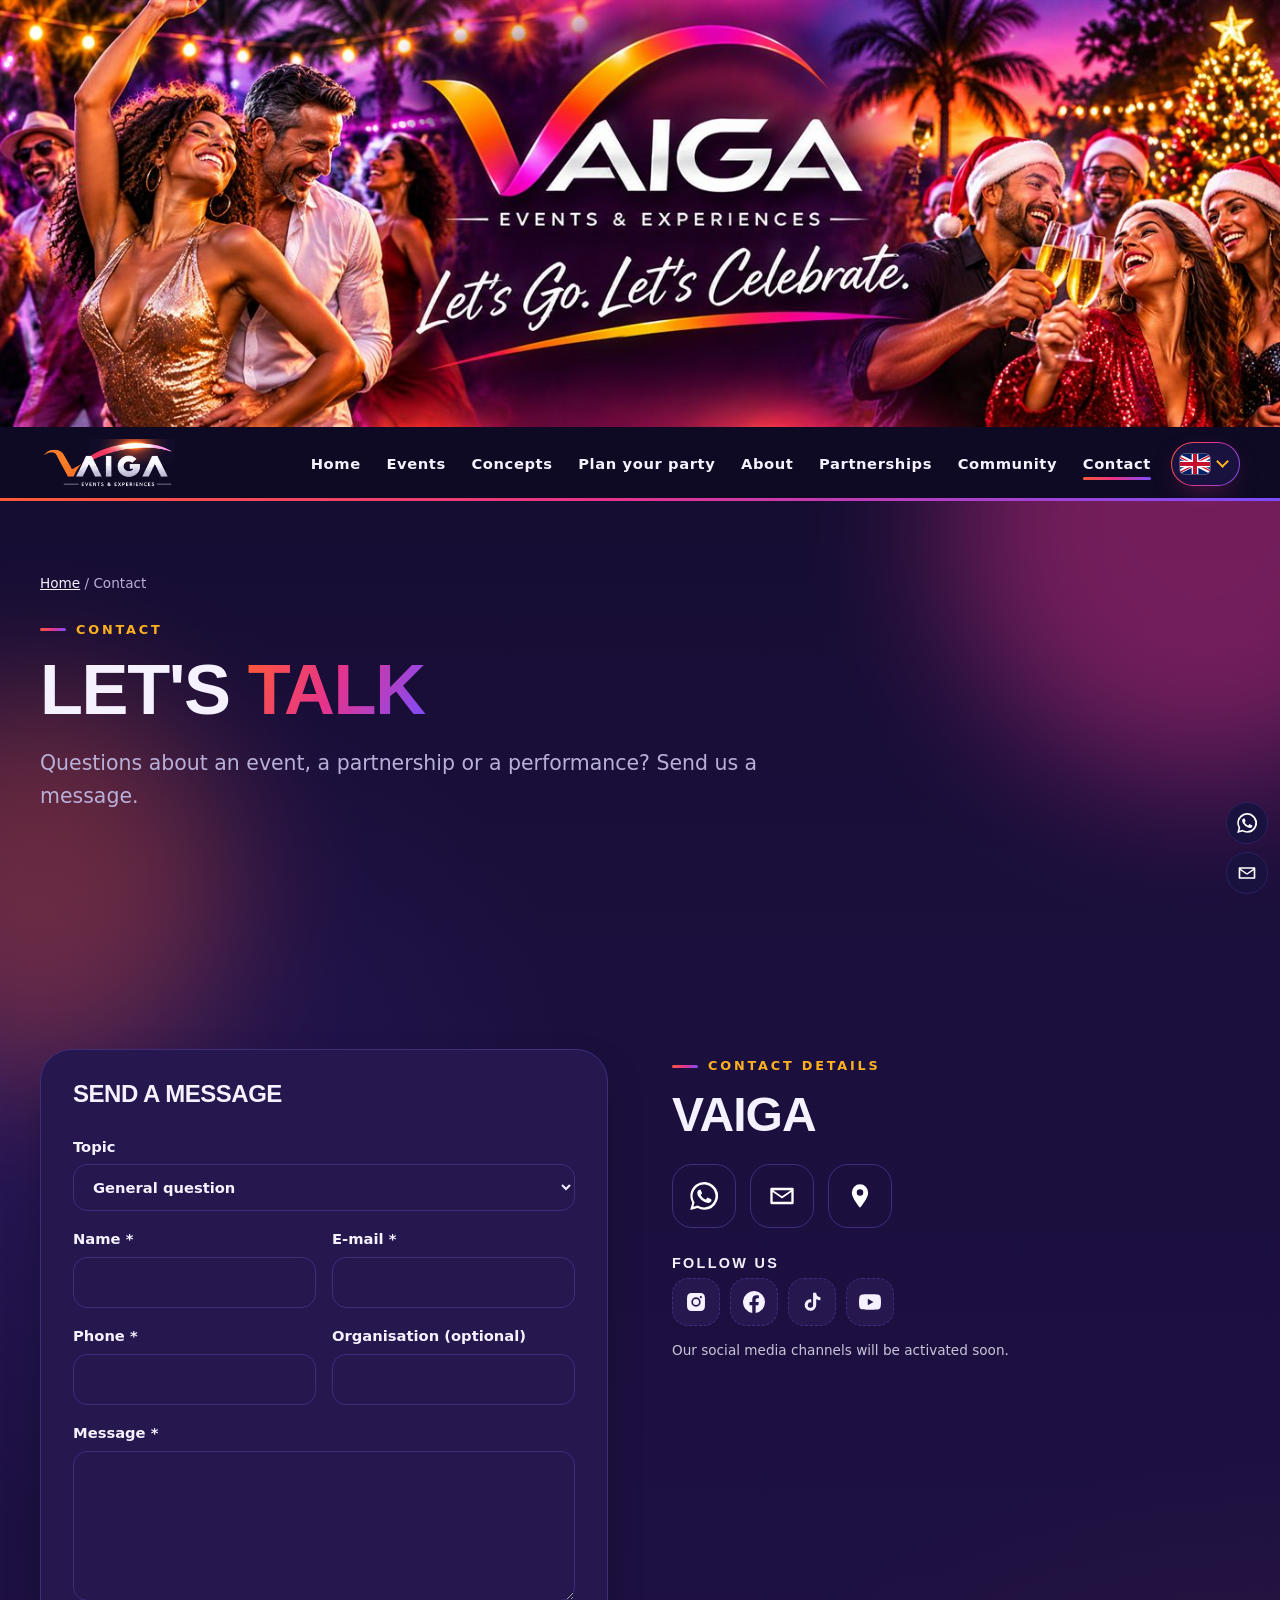
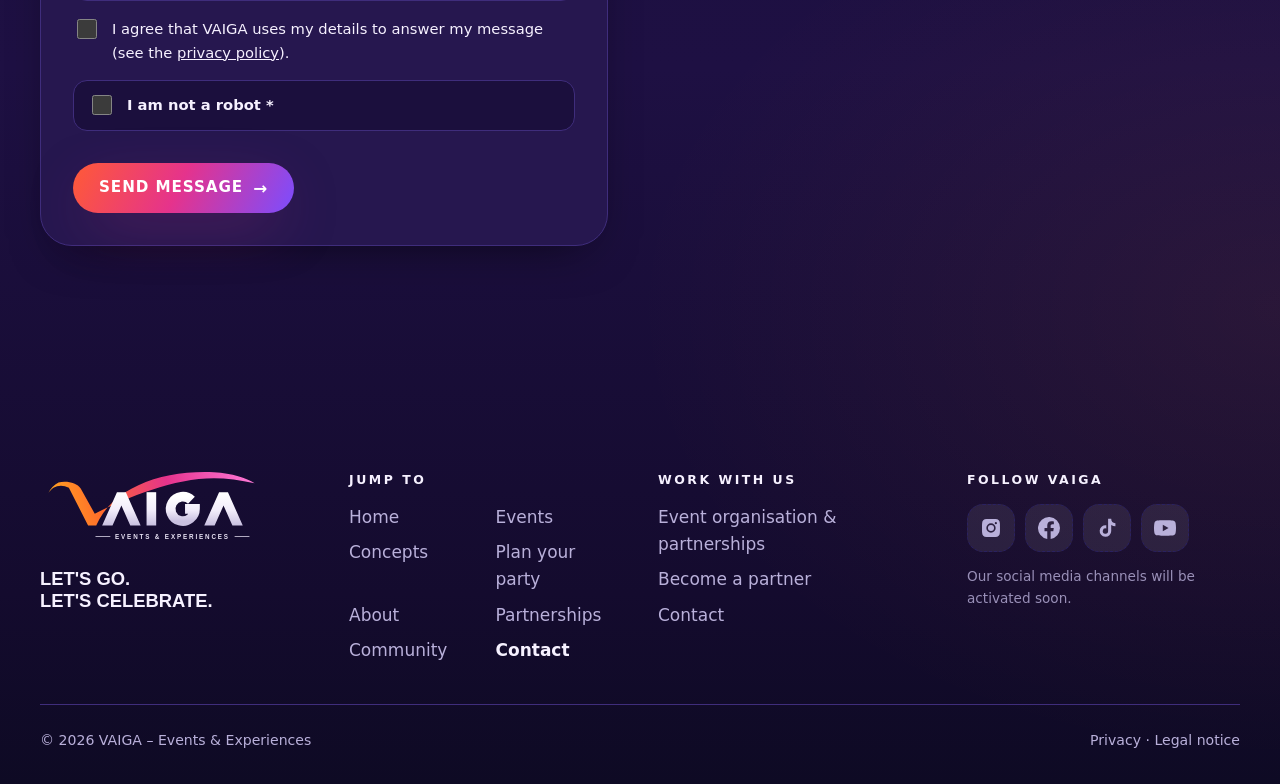
<file: contact.html>
<!doctype html>
<html lang="en">
<head>
<meta charset="utf-8">
<meta name="viewport" content="width=device-width, initial-scale=1, viewport-fit=cover">
<meta http-equiv="Content-Security-Policy" content="default-src 'self'; script-src 'self' https://challenges.cloudflare.com; frame-src https://challenges.cloudflare.com; style-src 'self' 'unsafe-inline'; img-src 'self' data: blob:; font-src 'self'; connect-src 'self' https://formsubmit.co https://vaiga-forms.latinpulse.workers.dev; manifest-src 'self'; object-src 'none'; base-uri 'self'; form-action 'self' mailto:; upgrade-insecure-requests">
<meta name="referrer" content="strict-origin-when-cross-origin">
<title>Contact – VAIGA Events &amp; Experiences</title>
<meta name="description" content="Contact VAIGA – questions about events and tickets, partnerships, artists and press.">
<link rel="canonical" href="https://vaiga.eu/contact.html">
<meta name="theme-color" content="#0E0A24">
<meta property="og:type" content="website">
<meta property="og:site_name" content="VAIGA – Events &amp; Experiences">
<meta property="og:title" content="Contact – VAIGA Events &amp; Experiences">
<meta property="og:description" content="Contact VAIGA – questions about events and tickets, partnerships, artists and press.">
<meta property="og:url" content="https://vaiga.eu/contact.html">
<meta property="og:image" content="https://vaiga.eu/assets/img/og-image.jpg">
<meta property="og:image:width" content="1200">
<meta property="og:image:height" content="630">
<meta name="twitter:card" content="summary_large_image">
<link rel="icon" href="assets/img/icon.svg" type="image/svg+xml">
<link rel="apple-touch-icon" href="assets/img/icon-180.png">
<link rel="manifest" href="site.webmanifest">
<link rel="stylesheet" href="assets/css/vaiga.css?v=20261128f">
<script src="assets/js/i18n.js?v=20261128f"></script>
</head>
<body data-page="contact">
<a class="skip" href="#main">Skip to content</a>
<header class="site-header">
  <a class="banner" href="index.html" aria-label="VAIGA – home">
    <img src="assets/img/header-1400.jpg" srcset="assets/img/header-800.jpg 800w, assets/img/header-1400.jpg 1400w, assets/img/header-2172.jpg 2172w" sizes="100vw" width="2172" height="724" alt="VAIGA – Events &amp; Experiences. Let's go. Let's celebrate." fetchpriority="high">
  </a>
  <div class="wrap bar">
    <a class="brand" href="index.html" aria-label="VAIGA – home"><img src="assets/img/logo-animated.gif" alt="VAIGA – Events &amp; Experiences" width="504" height="186"></a>
    <button class="menu-btn" type="button" aria-expanded="false" aria-controls="nav" aria-label="Open menu"><span></span><span></span><span></span></button>
    <nav class="nav" id="nav" aria-label="Main">
      <ul>
        <li><a href="index.html" data-page="home">Home</a></li>
        <li><a href="events.html" data-page="events">Events</a></li>
        <li><a href="categories.html" data-page="categories">Concepts</a></li>
        <li><a href="plan.html" data-page="plan">Plan your party</a></li>
        <li><a href="about.html" data-page="about">About</a></li>
        <li><a href="partners.html" data-page="partners">Partnerships</a></li>
        <li><a href="community.html" data-page="community">Community</a></li>
        <li><a href="contact.html" data-page="contact">Contact</a></li>
      </ul>
    </nav>
  </div>
</header>

<main id="main">
  <section class="page-hero">
    <div class="orb o1" aria-hidden="true"></div><div class="orb o2" aria-hidden="true"></div>
    <div class="wrap">
      <nav class="crumbs" aria-label="Breadcrumb"><a href="index.html">Home</a> / Contact</nav>
      <span class="eyebrow">Contact</span>
      <h1>Let's <span class="grad">talk</span></h1>
      <p class="lead">Questions about an event, a partnership or a performance? Send us a message.</p>
    </div>
  </section>
  <section class="section">
    <div class="wrap split" style="align-items:start">
      <form class="card form" id="contact-form" novalidate>
        <h2 style="font-size:var(--fs-h3)">Send a message</h2>
        <label>Topic
          <select name="topic">
            <option value="general">General question</option>
            <option value="tickets">Events &amp; tickets</option>
            <option value="partnership">Partnership / event organisation</option>
            <option value="artist">DJs, artists &amp; performers</option>
            <option value="press">Press &amp; media</option>
            <option value="community">VAIGA Community – question</option>
          </select>
        </label>
        <div class="row">
          <label>Name *<input name="name" autocomplete="name" required></label>
          <label>E-mail *<input name="email" type="email" autocomplete="email" required></label>
        </div>
        <div class="row">
          <label>Phone *<input name="phone" type="tel" autocomplete="tel" inputmode="tel" required></label>
          <label>Organisation (optional)<input name="org" autocomplete="organization"></label>
        </div>
        <label>Message *<textarea name="message" required></textarea></label>
        <label class="check"><input type="checkbox" name="consent" value="yes" required> <span>I agree that VAIGA uses my details to answer my message (see the <a href="privacy.html">privacy policy</a>).</span></label>
        <input class="hp" name="website" tabindex="-1" autocomplete="off" aria-hidden="true">
        <div class="msg-box" aria-live="polite"></div>
        <div><button class="btn arrow" type="submit">Send message </button></div>
      </form>
      <div class="reveal">
        <span class="eyebrow">Contact details</span>
        <h2>VAIGA</h2>
        <div class="contact-btns" data-contact-buttons></div>
        <h3 style="font-size:.9rem;letter-spacing:.16em;margin-top:28px">Follow us</h3>
        <div class="social light" data-social="social-only"></div>
      </div>
    </div>
  </section>
</main>
<footer class="site-footer">
  <div class="wrap">
    <div class="top">
      <div>
        <a class="brand" href="index.html" aria-label="VAIGA – home"><img src="assets/img/logo-full.svg" alt="VAIGA – Events &amp; Experiences" width="222" height="74" loading="lazy"></a>
        <p class="slogan">Let's go.<br>Let's celebrate.</p>
      </div>
      <div>
        <h4>Jump to</h4>
        <ul class="foot-links" data-foot-menu>
          <li><a href="events.html">Upcoming events</a></li>
          <li><a href="categories.html">Event concepts</a></li>
          <li><a href="plan.html">Plan your party</a></li>
          <li><a href="about.html">About VAIGA</a></li>
          <li><a href="community.html">Community</a></li>
        </ul>
      </div>
      <div>
        <h4>Work with us</h4>
        <ul>
          <li><a href="partners.html">Event organisation &amp; partnerships</a></li>
          <li><a href="contact.html?topic=partnership">Become a partner</a></li>
          <li><a href="contact.html">Contact</a></li>
        </ul>
      </div>
      <div>
        <h4>Follow VAIGA</h4>
        <div class="social" data-social="social-only"></div>
      </div>
    </div>
    <div class="bottom">
      <span>© <span data-year>2026</span> VAIGA – Events &amp; Experiences</span>
      <span><a href="privacy.html">Privacy</a> · <a href="legal.html">Legal notice</a></span>
    </div>
  </div>
</footer>
<script src="assets/js/config.js?v=20261128f"></script>
<script src="assets/data/categories.js?v=20261128f"></script>
<script src="assets/data/events.js?v=20261128f"></script>
<script src="assets/js/main.js?v=20261128f"></script>
<script src="assets/js/contact.js?v=20261128f"></script>
</body>
</html>
</file>
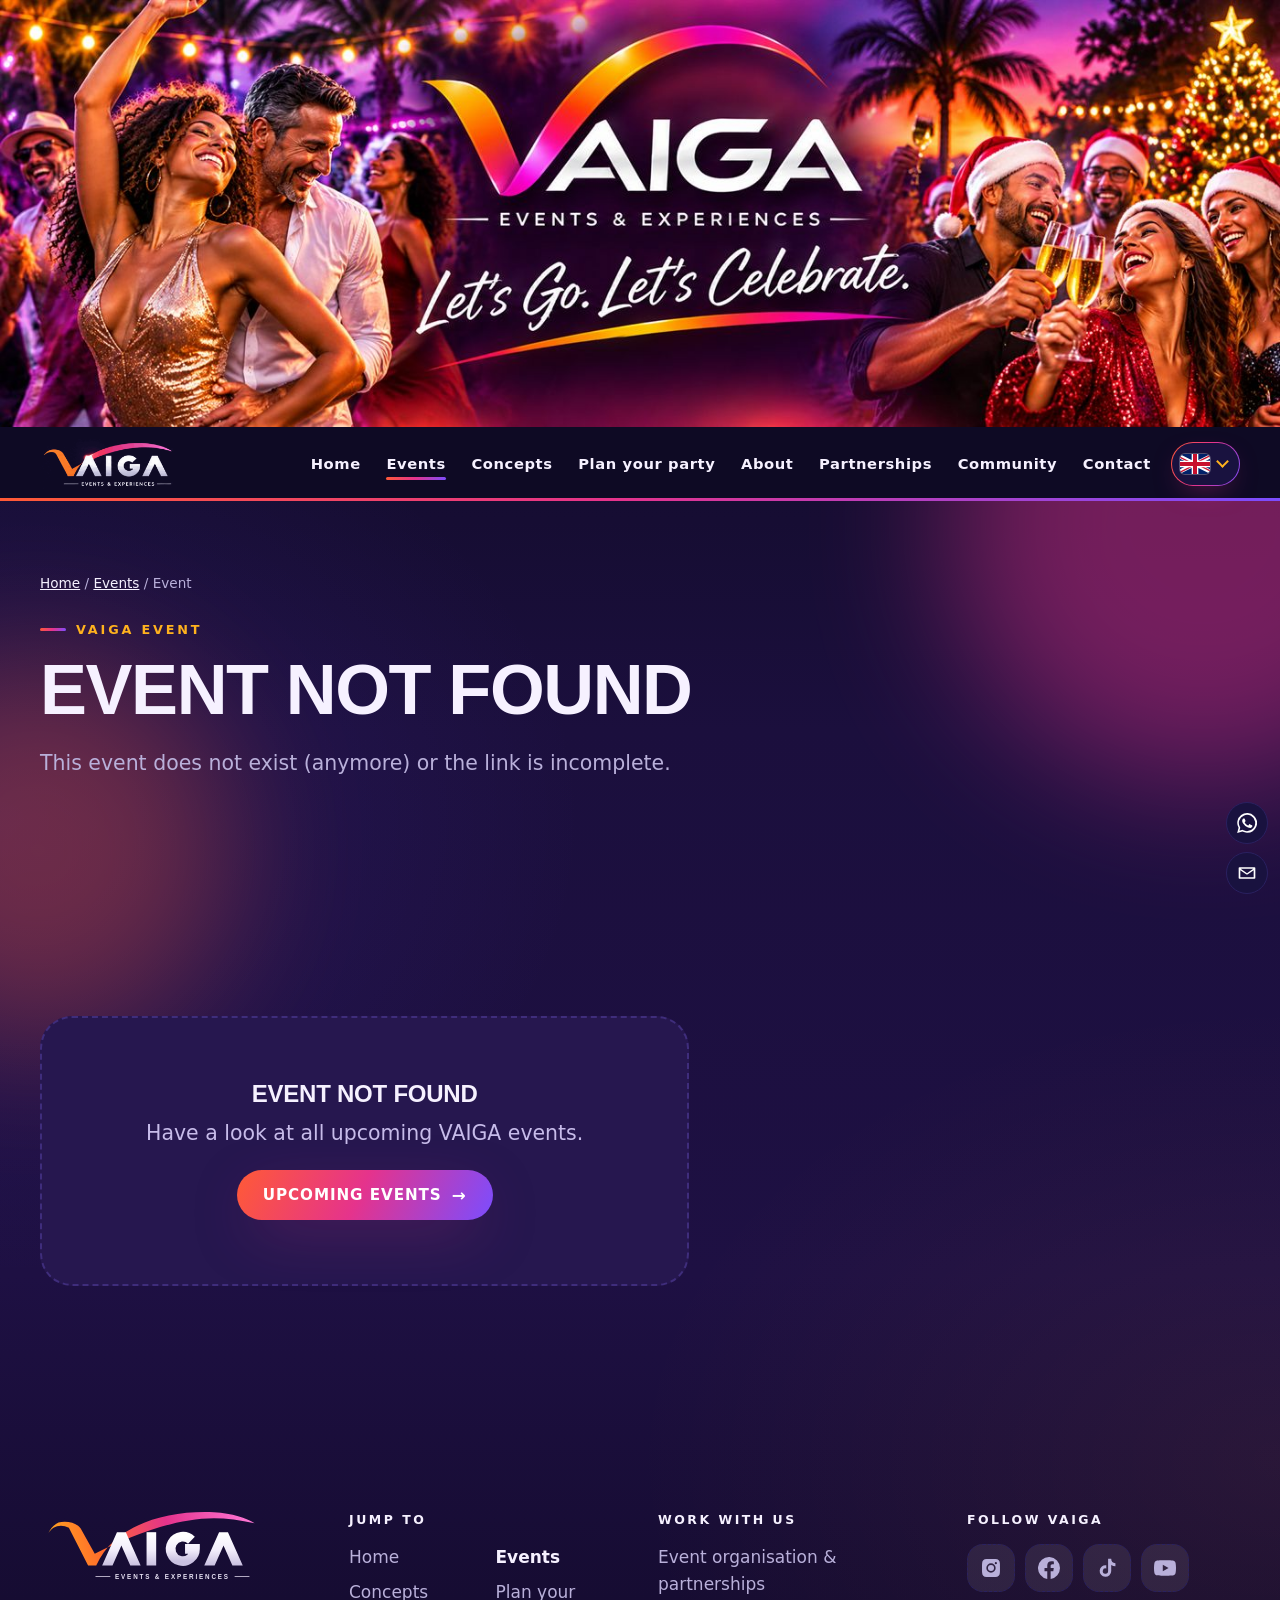
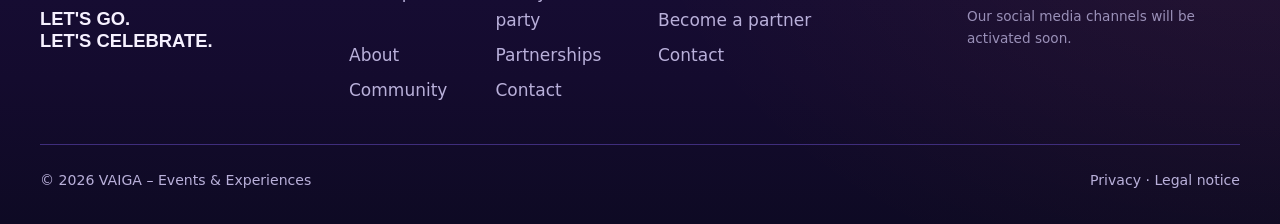
<file: event.html>
<!doctype html>
<html lang="en">
<head>
<meta charset="utf-8">
<meta name="viewport" content="width=device-width, initial-scale=1, viewport-fit=cover">
<meta http-equiv="Content-Security-Policy" content="default-src 'self'; script-src 'self'; style-src 'self' 'unsafe-inline'; img-src 'self' data: blob:; font-src 'self'; connect-src 'self'; manifest-src 'self'; object-src 'none'; base-uri 'self'; form-action 'self' mailto:; upgrade-insecure-requests">
<meta name="referrer" content="strict-origin-when-cross-origin">
<title>Event – VAIGA Events &amp; Experiences</title>
<meta name="description" content="Event details, date, location and tickets – VAIGA Events &amp; Experiences.">
<link rel="canonical" href="https://vaiga.eu/event.html">
<meta name="theme-color" content="#0E0A24">
<meta property="og:type" content="website">
<meta property="og:site_name" content="VAIGA – Events &amp; Experiences">
<meta property="og:title" content="Event – VAIGA Events &amp; Experiences">
<meta property="og:description" content="Event details, date, location and tickets – VAIGA Events &amp; Experiences.">
<meta property="og:url" content="https://vaiga.eu/event.html">
<meta property="og:image" content="https://vaiga.eu/assets/img/og-image.jpg">
<meta property="og:image:width" content="1200">
<meta property="og:image:height" content="630">
<meta name="twitter:card" content="summary_large_image">
<link rel="icon" href="assets/img/icon.svg" type="image/svg+xml">
<link rel="apple-touch-icon" href="assets/img/icon-180.png">
<link rel="manifest" href="site.webmanifest">
<link rel="stylesheet" href="assets/css/vaiga.css?v=20261128f">
<script src="assets/js/i18n.js?v=20261128f"></script>
</head>
<body data-page="events">
<a class="skip" href="#main">Skip to content</a>
<header class="site-header">
  <a class="banner" href="index.html" aria-label="VAIGA – home">
    <img src="assets/img/header-1400.jpg" srcset="assets/img/header-800.jpg 800w, assets/img/header-1400.jpg 1400w, assets/img/header-2172.jpg 2172w" sizes="100vw" width="2172" height="724" alt="VAIGA – Events &amp; Experiences. Let's go. Let's celebrate." fetchpriority="high">
  </a>
  <div class="wrap bar">
    <a class="brand" href="index.html" aria-label="VAIGA – home"><img src="assets/img/logo-animated.gif" alt="VAIGA – Events &amp; Experiences" width="504" height="186"></a>
    <button class="menu-btn" type="button" aria-expanded="false" aria-controls="nav" aria-label="Open menu"><span></span><span></span><span></span></button>
    <nav class="nav" id="nav" aria-label="Main">
      <ul>
        <li><a href="index.html" data-page="home">Home</a></li>
        <li><a href="events.html" data-page="events">Events</a></li>
        <li><a href="categories.html" data-page="categories">Concepts</a></li>
        <li><a href="plan.html" data-page="plan">Plan your party</a></li>
        <li><a href="about.html" data-page="about">About</a></li>
        <li><a href="partners.html" data-page="partners">Partnerships</a></li>
        <li><a href="community.html" data-page="community">Community</a></li>
        <li><a href="contact.html" data-page="contact">Contact</a></li>
      </ul>
    </nav>
  </div>
</header>

<main id="main">
  <section class="page-hero">
    <div class="orb o1" aria-hidden="true"></div><div class="orb o2" aria-hidden="true"></div>
    <div class="wrap">
      <nav class="crumbs" aria-label="Breadcrumb"><a href="index.html">Home</a> / <a href="events.html">Events</a> / <span data-event-crumb>Event</span></nav>
      <span class="eyebrow">VAIGA event</span>
      <h1 data-event-title>Event</h1>
      <p class="lead" data-event-meta></p>
    </div>
  </section>
  <section class="section">
    <div class="wrap event-detail" data-event-detail>
      <noscript><p class="msg err">Please enable JavaScript to see the event details, or <a href="contact.html">contact us</a>.</p></noscript>
    </div>
  </section>
</main>
<footer class="site-footer">
  <div class="wrap">
    <div class="top">
      <div>
        <a class="brand" href="index.html" aria-label="VAIGA – home"><img src="assets/img/logo-full.svg" alt="VAIGA – Events &amp; Experiences" width="222" height="74" loading="lazy"></a>
        <p class="slogan">Let's go.<br>Let's celebrate.</p>
      </div>
      <div>
        <h4>Jump to</h4>
        <ul class="foot-links" data-foot-menu>
          <li><a href="events.html">Upcoming events</a></li>
          <li><a href="categories.html">Event concepts</a></li>
          <li><a href="plan.html">Plan your party</a></li>
          <li><a href="about.html">About VAIGA</a></li>
          <li><a href="community.html">Community</a></li>
        </ul>
      </div>
      <div>
        <h4>Work with us</h4>
        <ul>
          <li><a href="partners.html">Event organisation &amp; partnerships</a></li>
          <li><a href="contact.html?topic=partnership">Become a partner</a></li>
          <li><a href="contact.html">Contact</a></li>
        </ul>
      </div>
      <div>
        <h4>Follow VAIGA</h4>
        <div class="social" data-social="social-only"></div>
      </div>
    </div>
    <div class="bottom">
      <span>© <span data-year>2026</span> VAIGA – Events &amp; Experiences</span>
      <span><a href="privacy.html">Privacy</a> · <a href="legal.html">Legal notice</a></span>
    </div>
  </div>
</footer>
<script src="assets/js/config.js?v=20261128f"></script>
<script src="assets/data/categories.js?v=20261128f"></script>
<script src="assets/data/events.js?v=20261128f"></script>
<script src="assets/js/main.js?v=20261128f"></script>
<script src="assets/js/events.js?v=20261128f"></script>
</body>
</html>
</file>
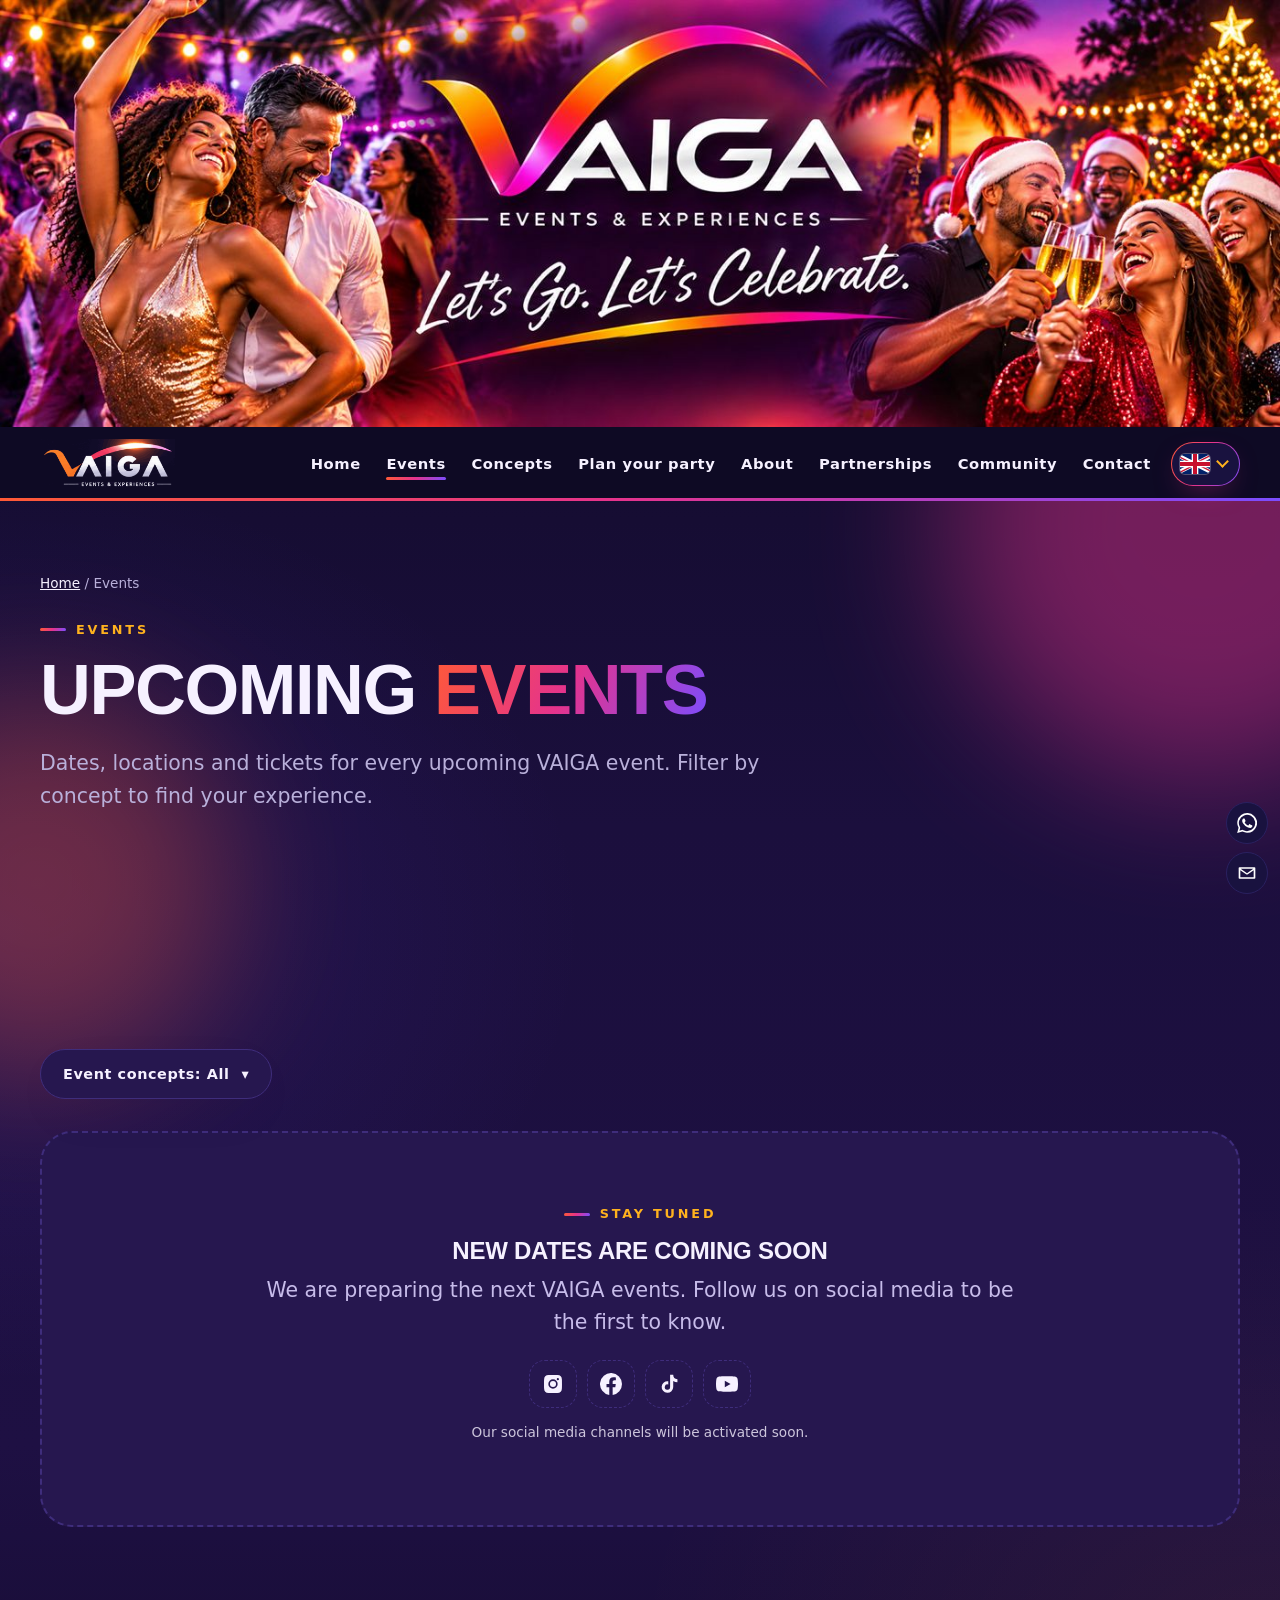
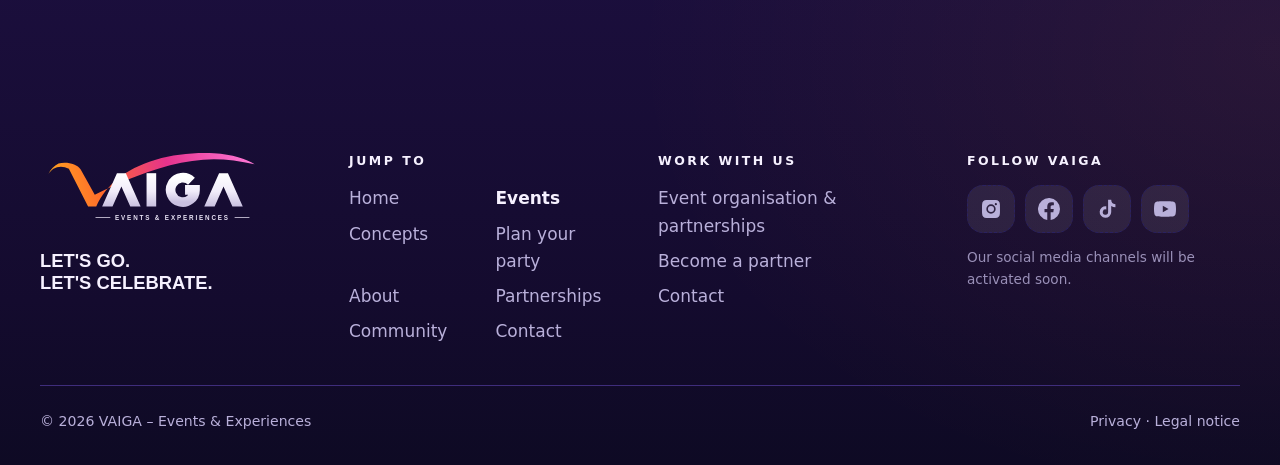
<file: events.html>
<!doctype html>
<html lang="en">
<head>
<meta charset="utf-8">
<meta name="viewport" content="width=device-width, initial-scale=1, viewport-fit=cover">
<meta http-equiv="Content-Security-Policy" content="default-src 'self'; script-src 'self'; style-src 'self' 'unsafe-inline'; img-src 'self' data: blob:; font-src 'self'; connect-src 'self'; manifest-src 'self'; object-src 'none'; base-uri 'self'; form-action 'self' mailto:; upgrade-insecure-requests">
<meta name="referrer" content="strict-origin-when-cross-origin">
<title>Upcoming events – VAIGA Events &amp; Experiences</title>
<meta name="description" content="All upcoming VAIGA events: Latin parties, disco &amp; retro nights, 40+ parties, themed parties, special events and live music. Dates, locations and tickets.">
<link rel="canonical" href="https://vaiga.eu/events.html">
<meta name="theme-color" content="#0E0A24">
<meta property="og:type" content="website">
<meta property="og:site_name" content="VAIGA – Events &amp; Experiences">
<meta property="og:title" content="Upcoming events – VAIGA Events &amp; Experiences">
<meta property="og:description" content="All upcoming VAIGA events: Latin parties, disco &amp; retro nights, 40+ parties, themed parties, special events and live music. Dates, locations and tickets.">
<meta property="og:url" content="https://vaiga.eu/events.html">
<meta property="og:image" content="https://vaiga.eu/assets/img/og-image.jpg">
<meta property="og:image:width" content="1200">
<meta property="og:image:height" content="630">
<meta name="twitter:card" content="summary_large_image">
<link rel="icon" href="assets/img/icon.svg" type="image/svg+xml">
<link rel="apple-touch-icon" href="assets/img/icon-180.png">
<link rel="manifest" href="site.webmanifest">
<link rel="stylesheet" href="assets/css/vaiga.css?v=20261128f">
<script src="assets/js/i18n.js?v=20261128f"></script>
</head>
<body data-page="events">
<a class="skip" href="#main">Skip to content</a>
<header class="site-header">
  <a class="banner" href="index.html" aria-label="VAIGA – home">
    <img src="assets/img/header-1400.jpg" srcset="assets/img/header-800.jpg 800w, assets/img/header-1400.jpg 1400w, assets/img/header-2172.jpg 2172w" sizes="100vw" width="2172" height="724" alt="VAIGA – Events &amp; Experiences. Let's go. Let's celebrate." fetchpriority="high">
  </a>
  <div class="wrap bar">
    <a class="brand" href="index.html" aria-label="VAIGA – home"><img src="assets/img/logo-animated.gif" alt="VAIGA – Events &amp; Experiences" width="504" height="186"></a>
    <button class="menu-btn" type="button" aria-expanded="false" aria-controls="nav" aria-label="Open menu"><span></span><span></span><span></span></button>
    <nav class="nav" id="nav" aria-label="Main">
      <ul>
        <li><a href="index.html" data-page="home">Home</a></li>
        <li><a href="events.html" data-page="events">Events</a></li>
        <li><a href="categories.html" data-page="categories">Concepts</a></li>
        <li><a href="plan.html" data-page="plan">Plan your party</a></li>
        <li><a href="about.html" data-page="about">About</a></li>
        <li><a href="partners.html" data-page="partners">Partnerships</a></li>
        <li><a href="community.html" data-page="community">Community</a></li>
        <li><a href="contact.html" data-page="contact">Contact</a></li>
      </ul>
    </nav>
  </div>
</header>

<main id="main">
  <section class="page-hero">
    <div class="orb o1" aria-hidden="true"></div><div class="orb o2" aria-hidden="true"></div>
    <div class="wrap">
      <nav class="crumbs" aria-label="Breadcrumb"><a href="index.html">Home</a> / Events</nav>
      <span class="eyebrow">Events</span>
      <h1>Upcoming <span class="grad">events</span></h1>
      <p class="lead">Dates, locations and tickets for every upcoming VAIGA event. Filter by concept to find your experience.</p>
    </div>
  </section>
  <section class="section">
    <div class="wrap">
      <div class="filters" data-filters role="group" aria-label="Filter by concept"></div>
      <div data-events aria-live="polite"></div>
    </div>
  </section>
</main>
<footer class="site-footer">
  <div class="wrap">
    <div class="top">
      <div>
        <a class="brand" href="index.html" aria-label="VAIGA – home"><img src="assets/img/logo-full.svg" alt="VAIGA – Events &amp; Experiences" width="222" height="74" loading="lazy"></a>
        <p class="slogan">Let's go.<br>Let's celebrate.</p>
      </div>
      <div>
        <h4>Jump to</h4>
        <ul class="foot-links" data-foot-menu>
          <li><a href="events.html">Upcoming events</a></li>
          <li><a href="categories.html">Event concepts</a></li>
          <li><a href="plan.html">Plan your party</a></li>
          <li><a href="about.html">About VAIGA</a></li>
          <li><a href="community.html">Community</a></li>
        </ul>
      </div>
      <div>
        <h4>Work with us</h4>
        <ul>
          <li><a href="partners.html">Event organisation &amp; partnerships</a></li>
          <li><a href="contact.html?topic=partnership">Become a partner</a></li>
          <li><a href="contact.html">Contact</a></li>
        </ul>
      </div>
      <div>
        <h4>Follow VAIGA</h4>
        <div class="social" data-social="social-only"></div>
      </div>
    </div>
    <div class="bottom">
      <span>© <span data-year>2026</span> VAIGA – Events &amp; Experiences</span>
      <span><a href="privacy.html">Privacy</a> · <a href="legal.html">Legal notice</a></span>
    </div>
  </div>
</footer>
<script src="assets/js/config.js?v=20261128f"></script>
<script src="assets/data/categories.js?v=20261128f"></script>
<script src="assets/data/events.js?v=20261128f"></script>
<script src="assets/js/main.js?v=20261128f"></script>
<script src="assets/js/events.js?v=20261128f"></script>
</body>
</html>
</file>
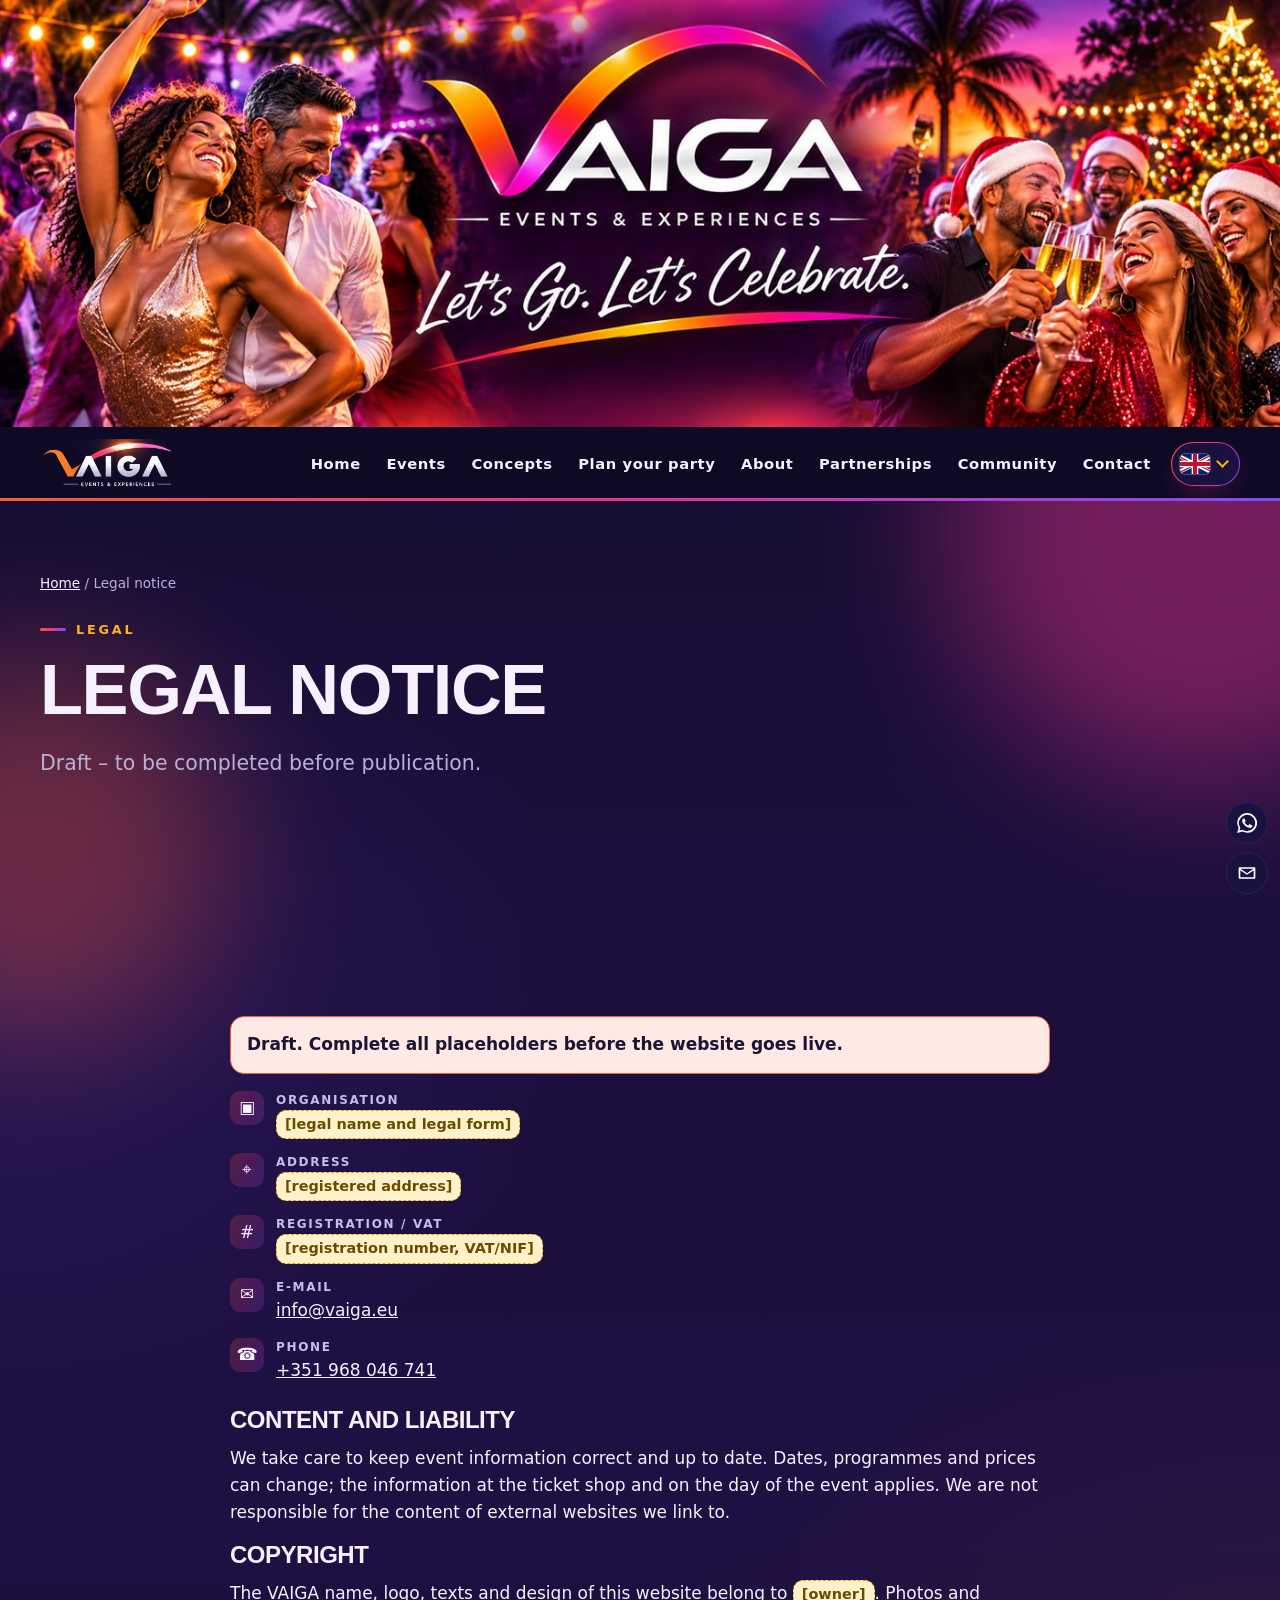
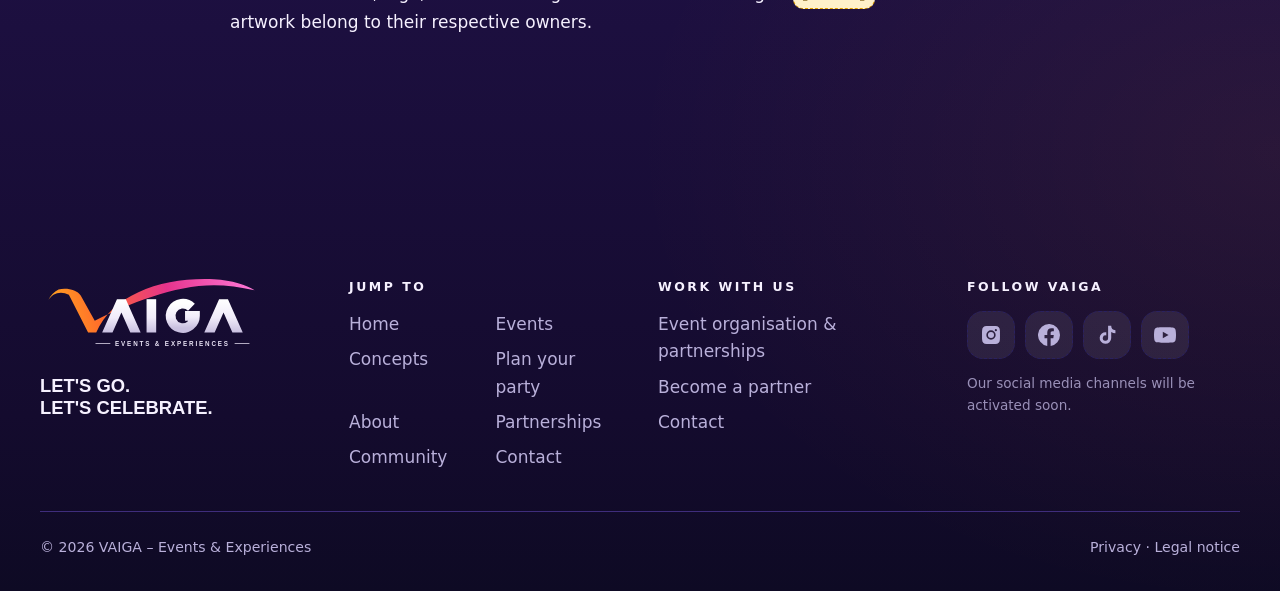
<file: legal.html>
<!doctype html>
<html lang="en">
<head>
<meta charset="utf-8">
<meta name="viewport" content="width=device-width, initial-scale=1, viewport-fit=cover">
<meta http-equiv="Content-Security-Policy" content="default-src 'self'; script-src 'self'; style-src 'self' 'unsafe-inline'; img-src 'self' data: blob:; font-src 'self'; connect-src 'self'; manifest-src 'self'; object-src 'none'; base-uri 'self'; form-action 'self' mailto:; upgrade-insecure-requests">
<meta name="referrer" content="strict-origin-when-cross-origin">
<title>Legal notice – VAIGA</title>
<meta name="description" content="Legal notice of VAIGA – Events &amp; Experiences.">
<link rel="canonical" href="https://vaiga.eu/legal.html">
<meta name="theme-color" content="#0E0A24">
<meta property="og:type" content="website">
<meta property="og:site_name" content="VAIGA – Events &amp; Experiences">
<meta property="og:title" content="Legal notice – VAIGA">
<meta property="og:description" content="Legal notice of VAIGA – Events &amp; Experiences.">
<meta property="og:url" content="https://vaiga.eu/legal.html">
<meta property="og:image" content="https://vaiga.eu/assets/img/og-image.jpg">
<meta property="og:image:width" content="1200">
<meta property="og:image:height" content="630">
<meta name="twitter:card" content="summary_large_image">
<link rel="icon" href="assets/img/icon.svg" type="image/svg+xml">
<link rel="apple-touch-icon" href="assets/img/icon-180.png">
<link rel="manifest" href="site.webmanifest">
<link rel="stylesheet" href="assets/css/vaiga.css?v=20261128f">
<script src="assets/js/i18n.js?v=20261128f"></script>
</head>
<body data-page="legal">
<a class="skip" href="#main">Skip to content</a>
<header class="site-header">
  <a class="banner" href="index.html" aria-label="VAIGA – home">
    <img src="assets/img/header-1400.jpg" srcset="assets/img/header-800.jpg 800w, assets/img/header-1400.jpg 1400w, assets/img/header-2172.jpg 2172w" sizes="100vw" width="2172" height="724" alt="VAIGA – Events &amp; Experiences. Let's go. Let's celebrate." fetchpriority="high">
  </a>
  <div class="wrap bar">
    <a class="brand" href="index.html" aria-label="VAIGA – home"><img src="assets/img/logo-animated.gif" alt="VAIGA – Events &amp; Experiences" width="504" height="186"></a>
    <button class="menu-btn" type="button" aria-expanded="false" aria-controls="nav" aria-label="Open menu"><span></span><span></span><span></span></button>
    <nav class="nav" id="nav" aria-label="Main">
      <ul>
        <li><a href="index.html" data-page="home">Home</a></li>
        <li><a href="events.html" data-page="events">Events</a></li>
        <li><a href="categories.html" data-page="categories">Concepts</a></li>
        <li><a href="plan.html" data-page="plan">Plan your party</a></li>
        <li><a href="about.html" data-page="about">About</a></li>
        <li><a href="partners.html" data-page="partners">Partnerships</a></li>
        <li><a href="community.html" data-page="community">Community</a></li>
        <li><a href="contact.html" data-page="contact">Contact</a></li>
      </ul>
    </nav>
  </div>
</header>

<main id="main">
  <section class="page-hero">
    <div class="orb o1" aria-hidden="true"></div><div class="orb o2" aria-hidden="true"></div>
    <div class="wrap">
      <nav class="crumbs" aria-label="Breadcrumb"><a href="index.html">Home</a> / Legal notice</nav>
      <span class="eyebrow">Legal</span>
      <h1>Legal notice</h1>
      <p class="lead">Draft – to be completed before publication.</p>
    </div>
  </section>
  <section class="section">
    <div class="wrap" style="max-width:820px">
      <p class="msg err">Draft. Complete all placeholders before the website goes live.</p>
      <ul class="facts">
        <li><span class="i" aria-hidden="true">▣</span><div><b>Organisation</b><span class="placeholder-note">[legal name and legal form]</span></div></li>
        <li><span class="i" aria-hidden="true">⌖</span><div><b>Address</b><span class="placeholder-note">[registered address]</span></div></li>
        <li><span class="i" aria-hidden="true">#</span><div><b>Registration / VAT</b><span class="placeholder-note">[registration number, VAT/NIF]</span></div></li>
        <li><span class="i" aria-hidden="true">✉</span><div><b>E-mail</b><span data-contact-email></span></div></li>
        <li><span class="i" aria-hidden="true">☎</span><div><b>Phone</b><span data-contact-phone></span></div></li>
      </ul>
      <h2 style="font-size:var(--fs-h3)">Content and liability</h2>
      <p>We take care to keep event information correct and up to date. Dates, programmes and prices can change; the information at the ticket shop and on the day of the event applies. We are not responsible for the content of external websites we link to.</p>
      <h2 style="font-size:var(--fs-h3)">Copyright</h2>
      <p>The VAIGA name, logo, texts and design of this website belong to <span class="placeholder-note">[owner]</span>. Photos and artwork belong to their respective owners.</p>
    </div>
  </section>
</main>
<footer class="site-footer">
  <div class="wrap">
    <div class="top">
      <div>
        <a class="brand" href="index.html" aria-label="VAIGA – home"><img src="assets/img/logo-full.svg" alt="VAIGA – Events &amp; Experiences" width="222" height="74" loading="lazy"></a>
        <p class="slogan">Let's go.<br>Let's celebrate.</p>
      </div>
      <div>
        <h4>Jump to</h4>
        <ul class="foot-links" data-foot-menu>
          <li><a href="events.html">Upcoming events</a></li>
          <li><a href="categories.html">Event concepts</a></li>
          <li><a href="plan.html">Plan your party</a></li>
          <li><a href="about.html">About VAIGA</a></li>
          <li><a href="community.html">Community</a></li>
        </ul>
      </div>
      <div>
        <h4>Work with us</h4>
        <ul>
          <li><a href="partners.html">Event organisation &amp; partnerships</a></li>
          <li><a href="contact.html?topic=partnership">Become a partner</a></li>
          <li><a href="contact.html">Contact</a></li>
        </ul>
      </div>
      <div>
        <h4>Follow VAIGA</h4>
        <div class="social" data-social="social-only"></div>
      </div>
    </div>
    <div class="bottom">
      <span>© <span data-year>2026</span> VAIGA – Events &amp; Experiences</span>
      <span><a href="privacy.html">Privacy</a> · <a href="legal.html">Legal notice</a></span>
    </div>
  </div>
</footer>
<script src="assets/js/config.js?v=20261128f"></script>
<script src="assets/data/categories.js?v=20261128f"></script>
<script src="assets/data/events.js?v=20261128f"></script>
<script src="assets/js/main.js?v=20261128f"></script>

</body>
</html>
</file>
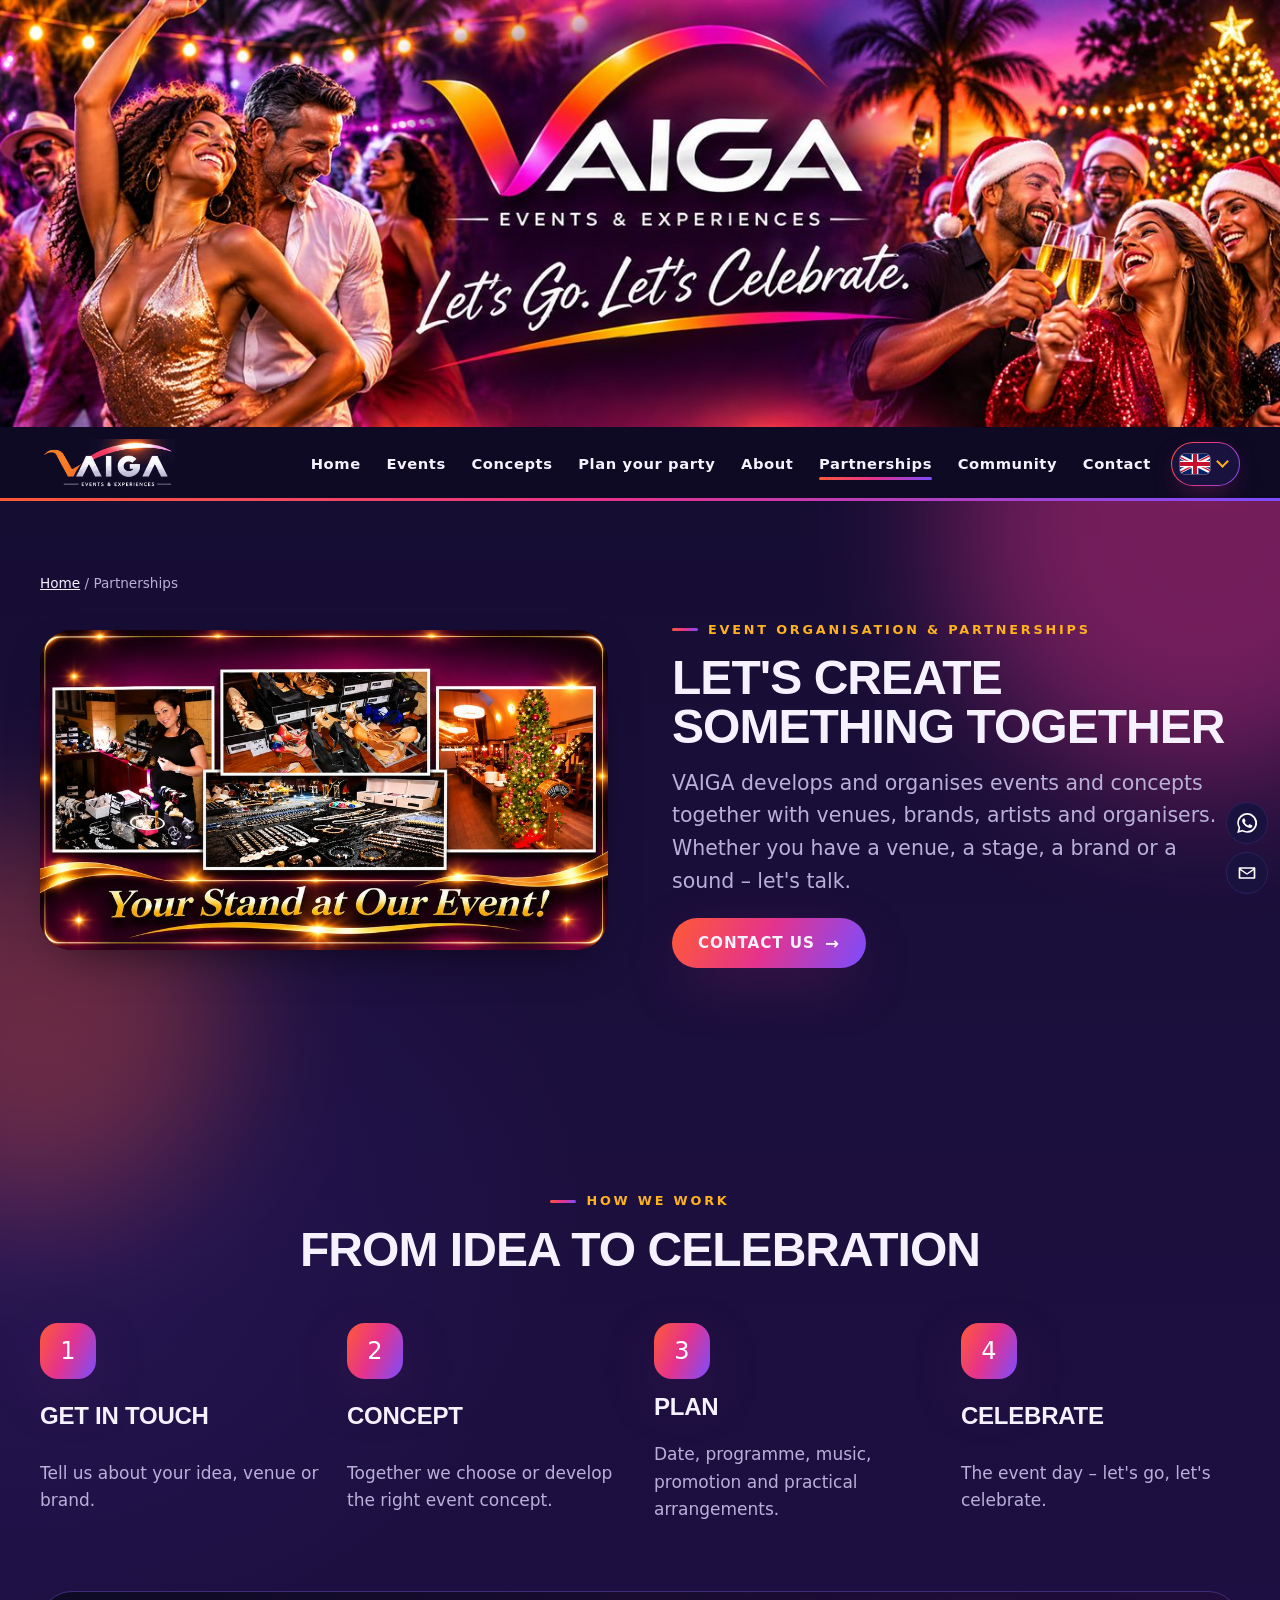
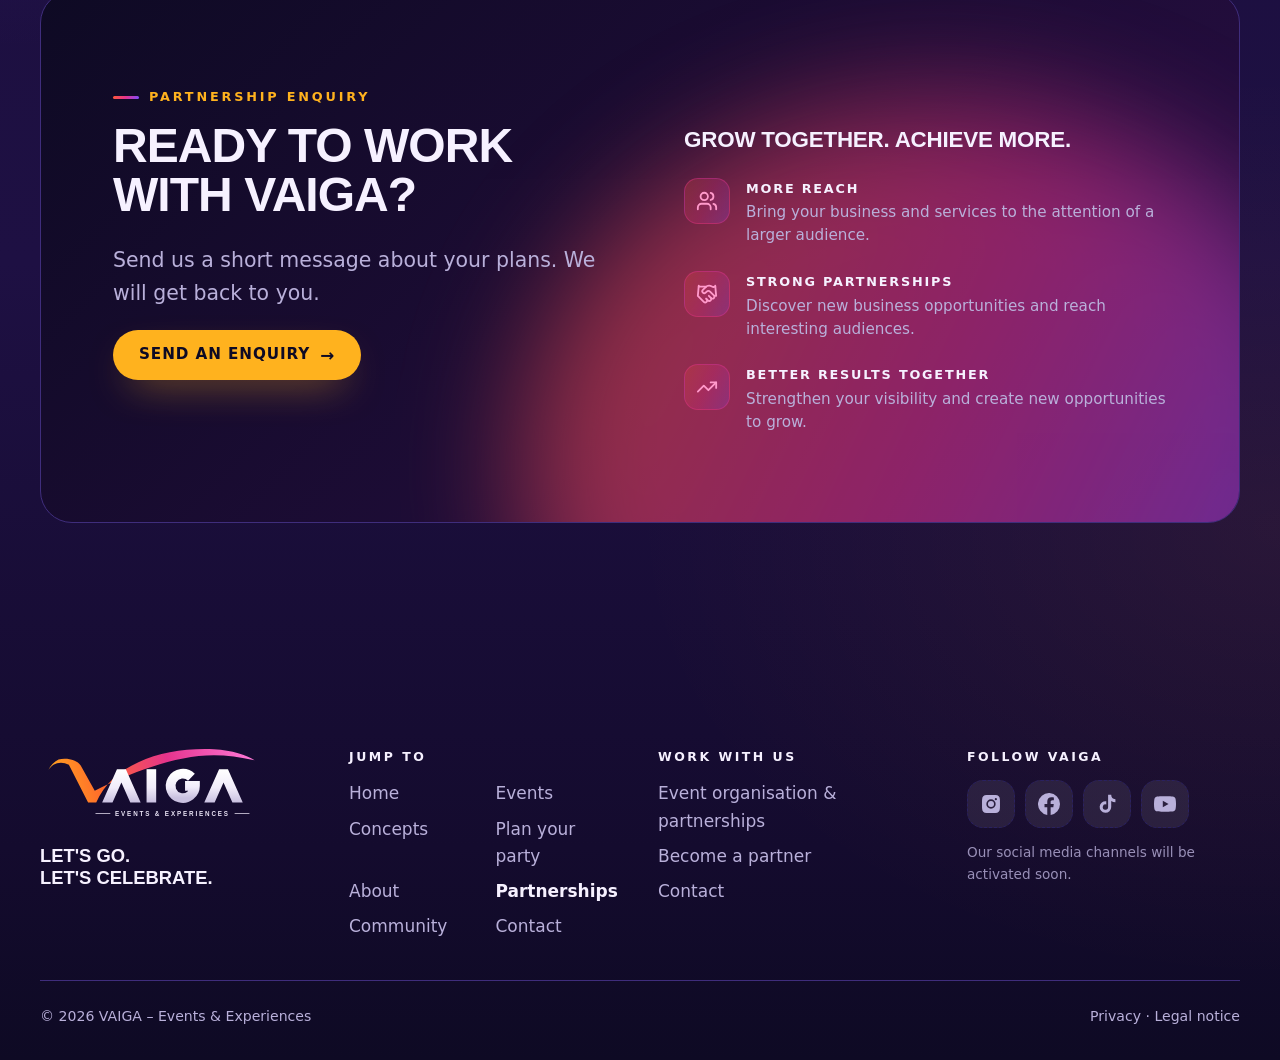
<file: partners.html>
<!doctype html>
<html lang="en">
<head>
<meta charset="utf-8">
<meta name="viewport" content="width=device-width, initial-scale=1, viewport-fit=cover">
<meta http-equiv="Content-Security-Policy" content="default-src 'self'; script-src 'self'; style-src 'self' 'unsafe-inline'; img-src 'self' data: blob:; font-src 'self'; connect-src 'self'; manifest-src 'self'; object-src 'none'; base-uri 'self'; form-action 'self' mailto:; upgrade-insecure-requests">
<meta name="referrer" content="strict-origin-when-cross-origin">
<title>Event organisation &amp; partnerships – VAIGA</title>
<meta name="description" content="Work with VAIGA: event organisation and partnerships for venues, brands and sponsors, artists, DJs and tourism partners.">
<link rel="canonical" href="https://vaiga.eu/partners.html">
<meta name="theme-color" content="#0E0A24">
<meta property="og:type" content="website">
<meta property="og:site_name" content="VAIGA – Events &amp; Experiences">
<meta property="og:title" content="Event organisation &amp; partnerships – VAIGA">
<meta property="og:description" content="Work with VAIGA: event organisation and partnerships for venues, brands and sponsors, artists, DJs and tourism partners.">
<meta property="og:url" content="https://vaiga.eu/partners.html">
<meta property="og:image" content="https://vaiga.eu/assets/img/og-image.jpg">
<meta property="og:image:width" content="1200">
<meta property="og:image:height" content="630">
<meta name="twitter:card" content="summary_large_image">
<link rel="icon" href="assets/img/icon.svg" type="image/svg+xml">
<link rel="apple-touch-icon" href="assets/img/icon-180.png">
<link rel="manifest" href="site.webmanifest">
<link rel="stylesheet" href="assets/css/vaiga.css?v=20261128f">
<script src="assets/js/i18n.js?v=20261128f"></script>
</head>
<body data-page="partners">
<a class="skip" href="#main">Skip to content</a>
<header class="site-header">
  <a class="banner" href="index.html" aria-label="VAIGA – home">
    <img src="assets/img/header-1400.jpg" srcset="assets/img/header-800.jpg 800w, assets/img/header-1400.jpg 1400w, assets/img/header-2172.jpg 2172w" sizes="100vw" width="2172" height="724" alt="VAIGA – Events &amp; Experiences. Let's go. Let's celebrate." fetchpriority="high">
  </a>
  <div class="wrap bar">
    <a class="brand" href="index.html" aria-label="VAIGA – home"><img src="assets/img/logo-animated.gif" alt="VAIGA – Events &amp; Experiences" width="504" height="186"></a>
    <button class="menu-btn" type="button" aria-expanded="false" aria-controls="nav" aria-label="Open menu"><span></span><span></span><span></span></button>
    <nav class="nav" id="nav" aria-label="Main">
      <ul>
        <li><a href="index.html" data-page="home">Home</a></li>
        <li><a href="events.html" data-page="events">Events</a></li>
        <li><a href="categories.html" data-page="categories">Concepts</a></li>
        <li><a href="plan.html" data-page="plan">Plan your party</a></li>
        <li><a href="about.html" data-page="about">About</a></li>
        <li><a href="partners.html" data-page="partners">Partnerships</a></li>
        <li><a href="community.html" data-page="community">Community</a></li>
        <li><a href="contact.html" data-page="contact">Contact</a></li>
      </ul>
    </nav>
  </div>
</header>

<main id="main">
  <section class="page-hero">
    <div class="orb o1" aria-hidden="true"></div><div class="orb o2" aria-hidden="true"></div>
    <div class="wrap">
      <nav class="crumbs" aria-label="Breadcrumb"><a href="index.html">Home</a> / Partnerships</nav>
    </div>
    <div class="wrap split">
      <div class="frame wide reveal photo-frame" style="aspect-ratio:1670 / 941"><img src="assets/img/partner-stand-960.jpg" srcset="assets/img/partner-stand-960.jpg 960w, assets/img/partner-stand-1670.jpg 1670w" sizes="(max-width: 900px) 100vw, 560px" width="1670" height="941" alt="Your stand at our event: dance shoes, jewellery and a festive venue"></div>
      <div class="reveal">
        <span class="eyebrow">Event organisation &amp; partnerships</span>
        <h1 style="font-size:var(--fs-h2)">Let's create something together</h1>
        <p class="lead">VAIGA develops and organises events and concepts together with venues, brands, artists and organisers. Whether you have a venue, a stage, a brand or a sound – let's talk.</p>
        <div class="btn-row"><a class="btn arrow" href="contact.html?topic=partnership">Contact us </a></div>
      </div>
    </div>
  </section>

  <section class="section dark" style="padding-bottom:clamp(32px, 4vw, 56px)">
    <div class="wrap">
      <div class="center reveal" style="margin-bottom:48px"><span class="eyebrow">How we work</span><h2>From idea to celebration</h2></div>
      <div class="grid g4">
        <div class="feature reveal"><span class="ico" aria-hidden="true">1</span><h3>Get in touch</h3><p>Tell us about your idea, venue or brand.</p></div>
        <div class="feature reveal"><span class="ico" aria-hidden="true">2</span><h3>Concept</h3><p>Together we choose or develop the right event concept.</p></div>
        <div class="feature reveal"><span class="ico" aria-hidden="true">3</span><h3>Plan</h3><p>Date, programme, music, promotion and practical arrangements.</p></div>
        <div class="feature reveal"><span class="ico" aria-hidden="true">4</span><h3>Celebrate</h3><p>The event day – let's go, let's celebrate.</p></div>
      </div>
    </div>
  </section>

  <section class="section" style="padding-top:0">
    <div class="wrap">
      <div class="cta cta-split reveal">
        <div class="cta-main">
          <span class="eyebrow">Partnership enquiry</span>
          <h2>Ready to work with VAIGA?</h2>
          <p class="lead">Send us a short message about your plans. We will get back to you.</p>
          <div class="btn-row"><a class="btn gold arrow" href="contact.html?topic=partnership">Send an enquiry </a></div>
        </div>
        <div class="cta-perks">
          <h3>Grow together. Achieve more.</h3>
          <ul>
            <li>
              <span class="perk-ico" aria-hidden="true"><svg viewBox="0 0 24 24" fill="none" stroke="currentColor" stroke-width="2" stroke-linecap="round" stroke-linejoin="round"><path d="M16 21v-2a4 4 0 0 0-4-4H6a4 4 0 0 0-4 4v2"/><circle cx="9" cy="7" r="4"/><path d="M22 21v-2a4 4 0 0 0-3-3.87"/><path d="M16 3.13a4 4 0 0 1 0 7.75"/></svg></span>
              <div><h4>More reach</h4><p>Bring your business and services to the attention of a larger audience.</p></div>
            </li>
            <li>
              <span class="perk-ico" aria-hidden="true"><svg viewBox="0 0 24 24" fill="none" stroke="currentColor" stroke-width="2" stroke-linecap="round" stroke-linejoin="round"><path d="m11 17 2 2a1 1 0 1 0 3-3"/><path d="m14 14 2.5 2.5a1 1 0 1 0 3-3l-3.88-3.88a3 3 0 0 0-4.24 0l-.88.88a1 1 0 1 1-3-3l2.81-2.81a5.79 5.79 0 0 1 7.06-.87l.47.28a2 2 0 0 0 1.42.25L21 4"/><path d="m21 3 1 11h-2"/><path d="M3 3 2 14l6.5 6.5a1 1 0 1 0 3-3"/><path d="M3 4h8"/></svg></span>
              <div><h4>Strong partnerships</h4><p>Discover new business opportunities and reach interesting audiences.</p></div>
            </li>
            <li>
              <span class="perk-ico" aria-hidden="true"><svg viewBox="0 0 24 24" fill="none" stroke="currentColor" stroke-width="2" stroke-linecap="round" stroke-linejoin="round"><polyline points="22 7 13.5 15.5 8.5 10.5 2 17"/><polyline points="16 7 22 7 22 13"/></svg></span>
              <div><h4>Better results together</h4><p>Strengthen your visibility and create new opportunities to grow.</p></div>
            </li>
          </ul>
        </div>
      </div>
    </div>
  </section>
</main>
<footer class="site-footer">
  <div class="wrap">
    <div class="top">
      <div>
        <a class="brand" href="index.html" aria-label="VAIGA – home"><img src="assets/img/logo-full.svg" alt="VAIGA – Events &amp; Experiences" width="222" height="74" loading="lazy"></a>
        <p class="slogan">Let's go.<br>Let's celebrate.</p>
      </div>
      <div>
        <h4>Jump to</h4>
        <ul class="foot-links" data-foot-menu>
          <li><a href="events.html">Upcoming events</a></li>
          <li><a href="categories.html">Event concepts</a></li>
          <li><a href="plan.html">Plan your party</a></li>
          <li><a href="about.html">About VAIGA</a></li>
          <li><a href="community.html">Community</a></li>
        </ul>
      </div>
      <div>
        <h4>Work with us</h4>
        <ul>
          <li><a href="partners.html">Event organisation &amp; partnerships</a></li>
          <li><a href="contact.html?topic=partnership">Become a partner</a></li>
          <li><a href="contact.html">Contact</a></li>
        </ul>
      </div>
      <div>
        <h4>Follow VAIGA</h4>
        <div class="social" data-social="social-only"></div>
      </div>
    </div>
    <div class="bottom">
      <span>© <span data-year>2026</span> VAIGA – Events &amp; Experiences</span>
      <span><a href="privacy.html">Privacy</a> · <a href="legal.html">Legal notice</a></span>
    </div>
  </div>
</footer>
<script src="assets/js/config.js?v=20261128f"></script>
<script src="assets/data/categories.js?v=20261128f"></script>
<script src="assets/data/events.js?v=20261128f"></script>
<script src="assets/js/main.js?v=20261128f"></script>

</body>
</html>
</file>
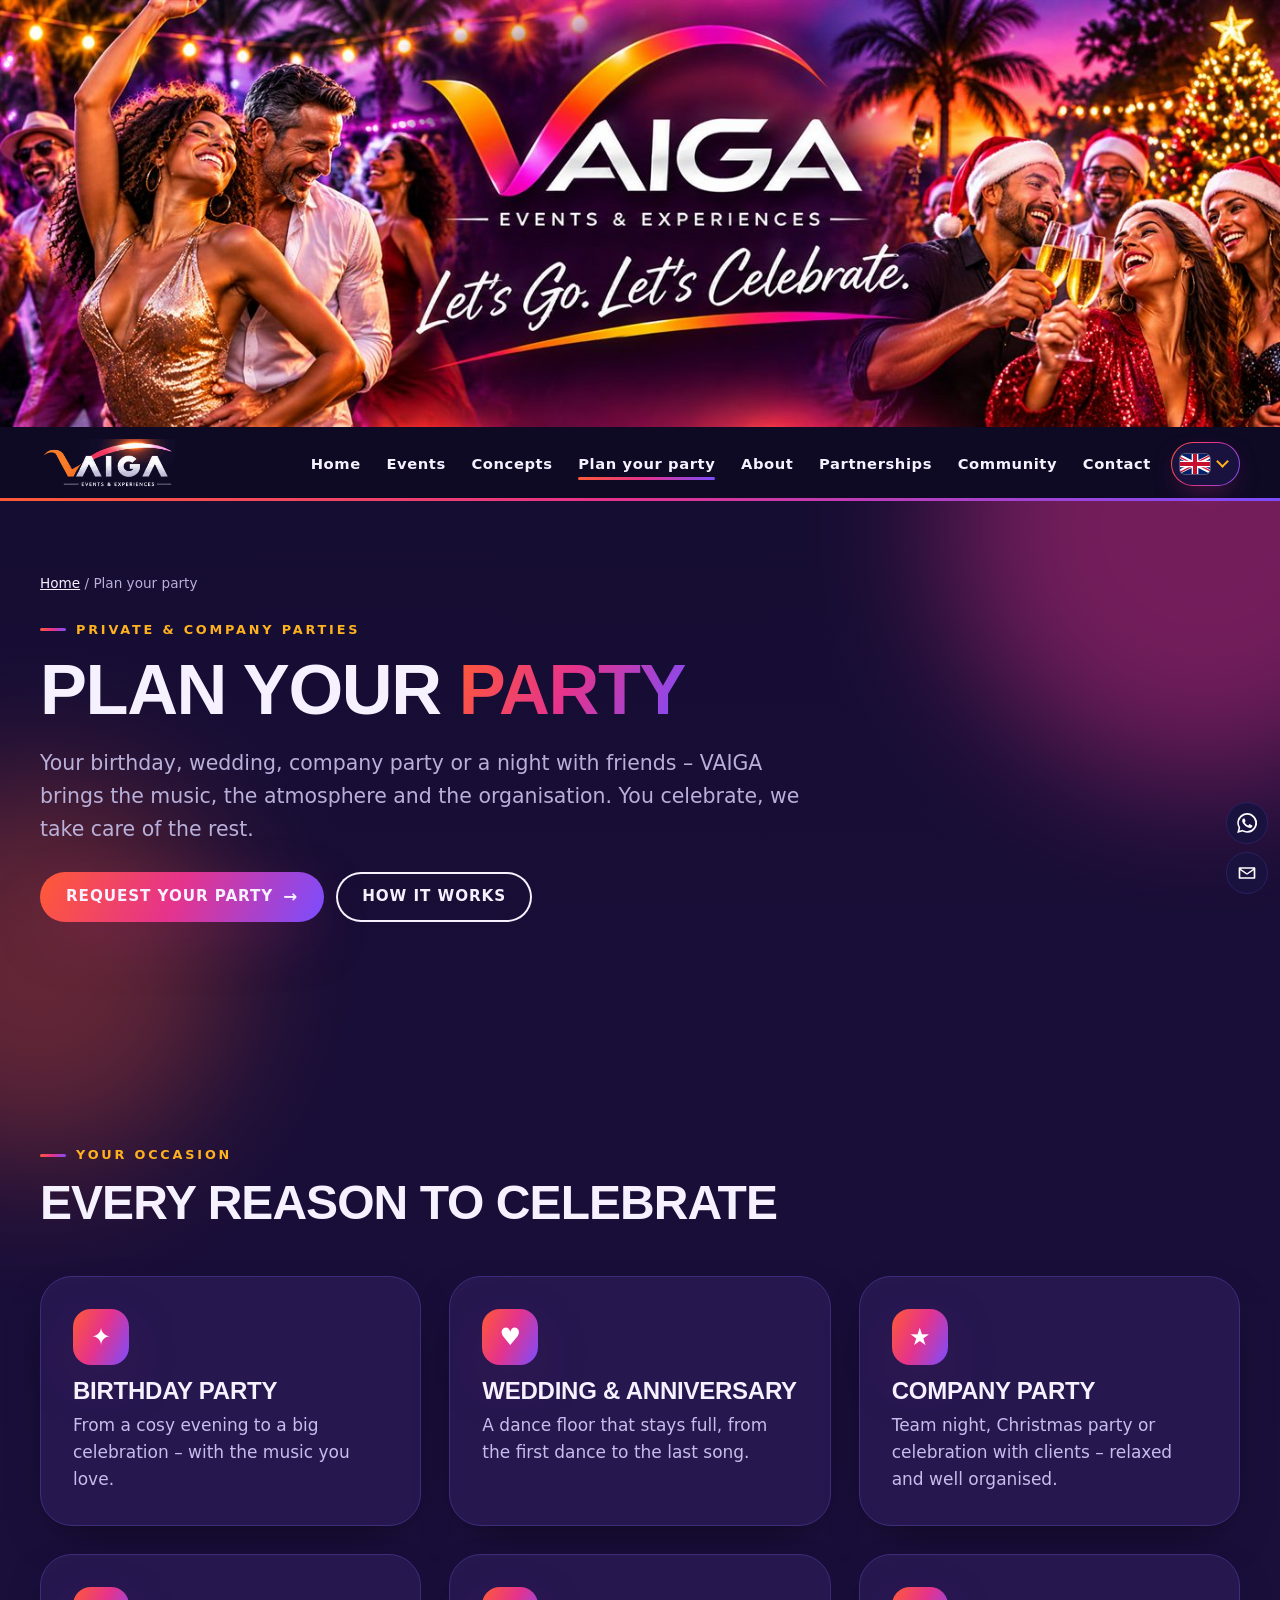
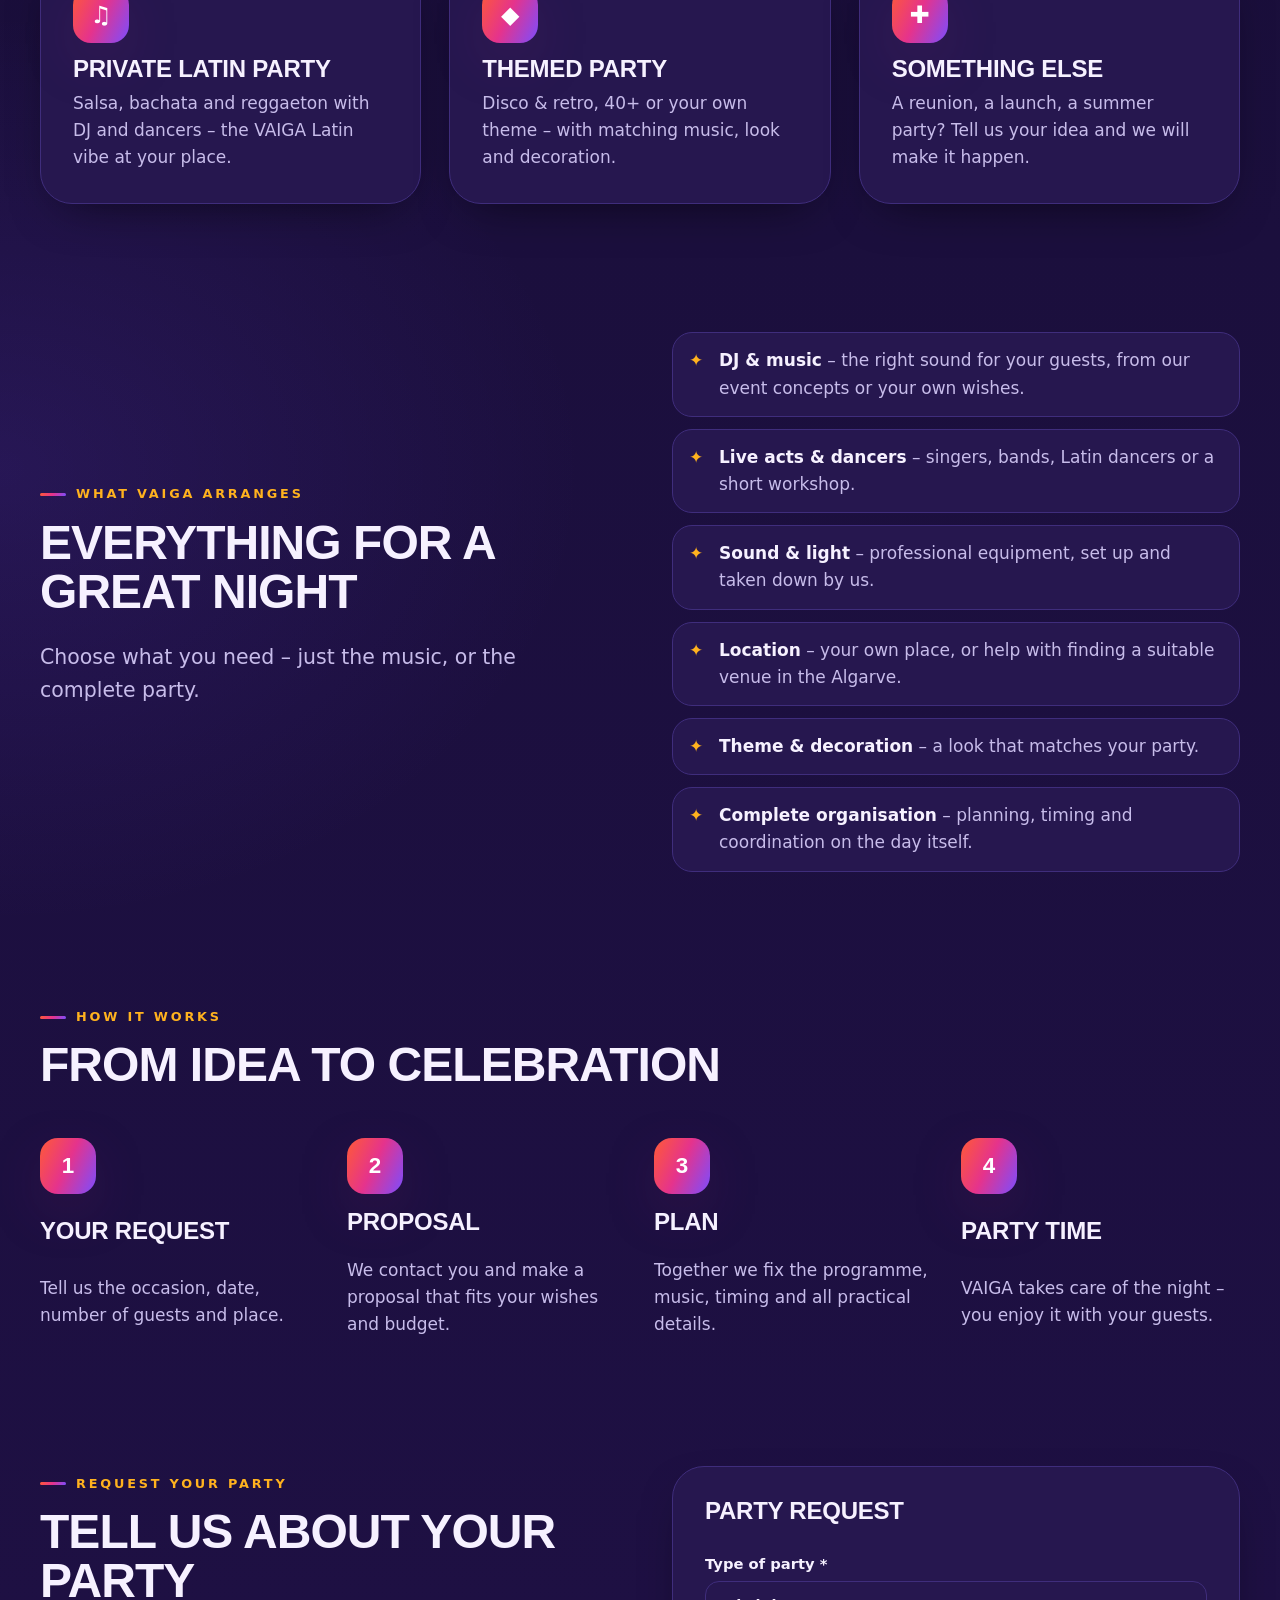
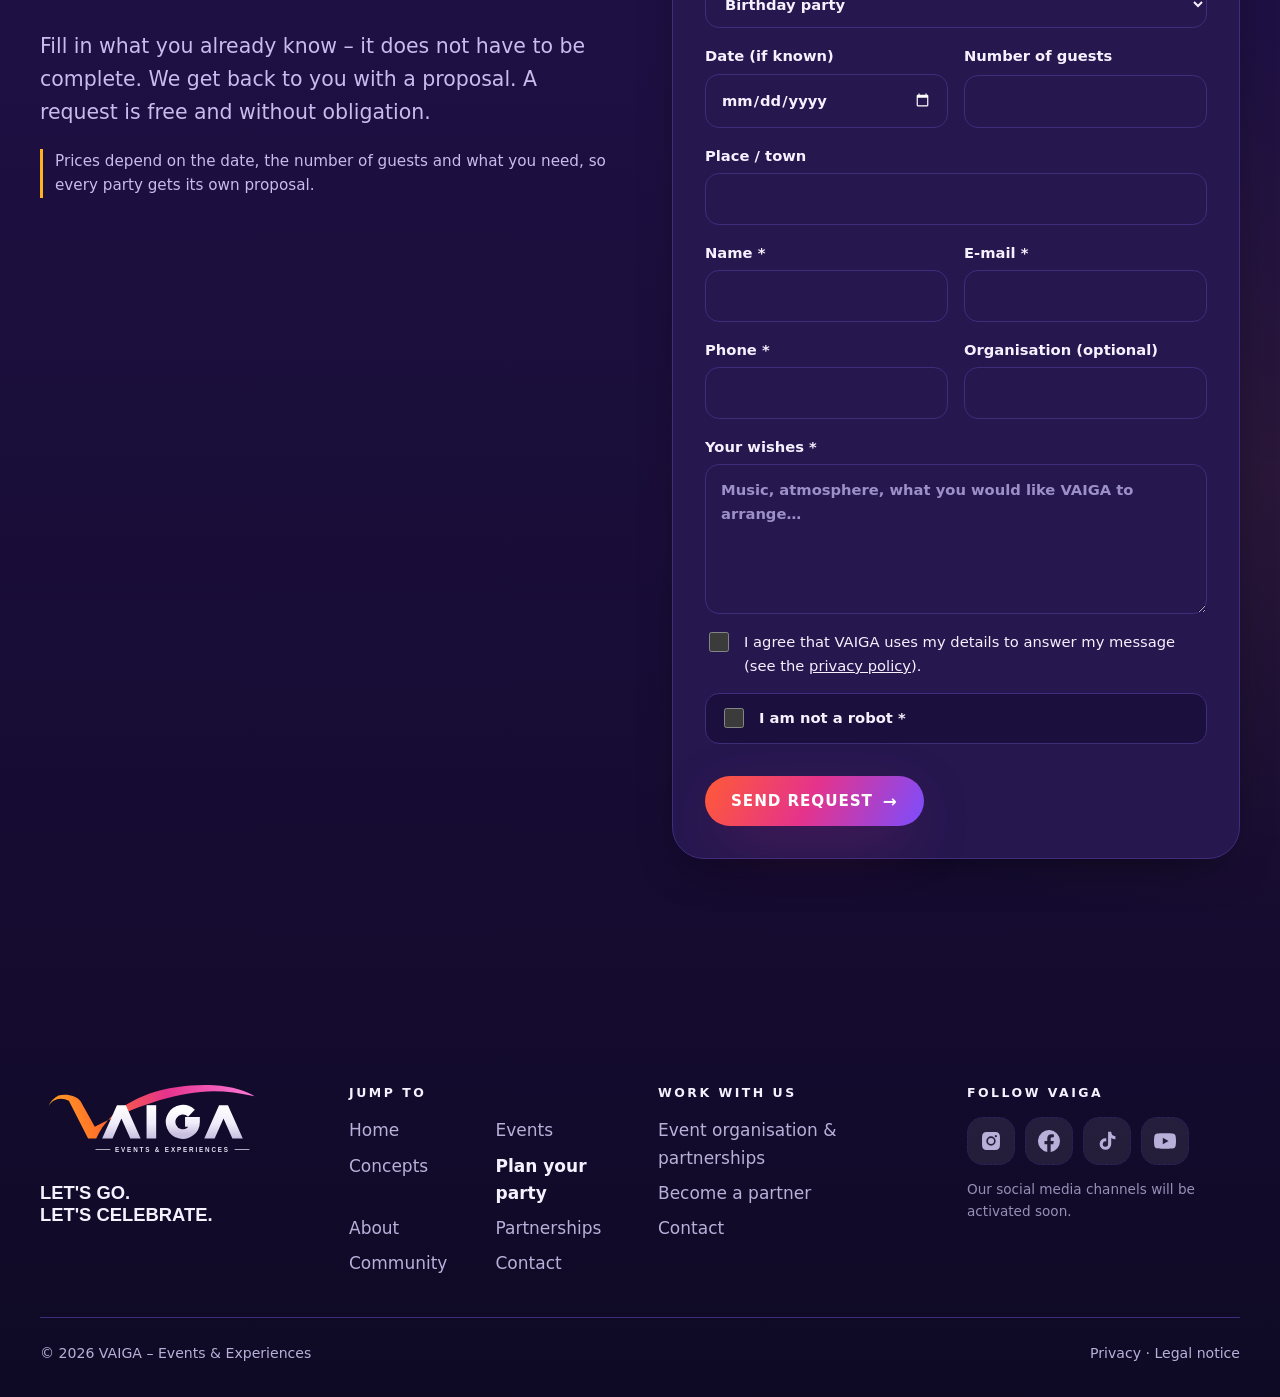
<file: plan.html>
<!doctype html>
<html lang="en">
<head>
<meta charset="utf-8">
<meta name="viewport" content="width=device-width, initial-scale=1, viewport-fit=cover">
<meta http-equiv="Content-Security-Policy" content="default-src 'self'; script-src 'self' https://challenges.cloudflare.com; frame-src https://challenges.cloudflare.com; style-src 'self' 'unsafe-inline'; img-src 'self' data: blob:; font-src 'self'; connect-src 'self' https://formsubmit.co https://vaiga-forms.latinpulse.workers.dev; manifest-src 'self'; object-src 'none'; base-uri 'self'; form-action 'self' mailto:; upgrade-insecure-requests">
<meta name="referrer" content="strict-origin-when-cross-origin">
<title>Plan your party – VAIGA Events &amp; Experiences</title>
<meta name="description" content="Plan your party with VAIGA: birthdays, weddings, company parties, private Latin and themed parties in the Algarve – DJ, live acts, sound, light and full organisation.">
<link rel="canonical" href="https://vaiga.eu/plan.html">
<meta name="theme-color" content="#0E0A24">
<meta property="og:type" content="website">
<meta property="og:site_name" content="VAIGA – Events &amp; Experiences">
<meta property="og:title" content="Plan your party – VAIGA">
<meta property="og:description" content="Plan your party with VAIGA: birthdays, weddings, company parties, private Latin and themed parties in the Algarve – DJ, live acts, sound, light and full organisation.">
<meta property="og:url" content="https://vaiga.eu/plan.html">
<meta property="og:image" content="https://vaiga.eu/assets/img/og-image.jpg">
<meta property="og:image:width" content="1200">
<meta property="og:image:height" content="630">
<meta name="twitter:card" content="summary_large_image">
<link rel="icon" href="assets/img/icon.svg" type="image/svg+xml">
<link rel="apple-touch-icon" href="assets/img/icon-180.png">
<link rel="manifest" href="site.webmanifest">
<link rel="stylesheet" href="assets/css/vaiga.css?v=20261128f">
<script src="assets/js/i18n.js?v=20261128f"></script>
</head>
<body data-page="plan">
<a class="skip" href="#main">Skip to content</a>
<header class="site-header">
  <a class="banner" href="index.html" aria-label="VAIGA – home">
    <img src="assets/img/header-1400.jpg" srcset="assets/img/header-800.jpg 800w, assets/img/header-1400.jpg 1400w, assets/img/header-2172.jpg 2172w" sizes="100vw" width="2172" height="724" alt="VAIGA – Events &amp; Experiences. Let's go. Let's celebrate." fetchpriority="high">
  </a>
  <div class="wrap bar">
    <a class="brand" href="index.html" aria-label="VAIGA – home"><img src="assets/img/logo-animated.gif" alt="VAIGA – Events &amp; Experiences" width="504" height="186"></a>
    <button class="menu-btn" type="button" aria-expanded="false" aria-controls="nav" aria-label="Open menu"><span></span><span></span><span></span></button>
    <nav class="nav" id="nav" aria-label="Main">
      <ul>
        <li><a href="index.html" data-page="home">Home</a></li>
        <li><a href="events.html" data-page="events">Events</a></li>
        <li><a href="categories.html" data-page="categories">Concepts</a></li>
        <li><a href="plan.html" data-page="plan">Plan your party</a></li>
        <li><a href="about.html" data-page="about">About</a></li>
        <li><a href="partners.html" data-page="partners">Partnerships</a></li>
        <li><a href="community.html" data-page="community">Community</a></li>
        <li><a href="contact.html" data-page="contact">Contact</a></li>
      </ul>
    </nav>
  </div>
</header>

<main id="main">
  <section class="page-hero">
    <div class="orb o1" aria-hidden="true"></div><div class="orb o2" aria-hidden="true"></div>
    <div class="wrap">
      <nav class="crumbs" aria-label="Breadcrumb"><a href="index.html">Home</a> / Plan your party</nav>
      <span class="eyebrow">Private &amp; company parties</span>
      <h1>Plan your <span class="grad">party</span></h1>
      <p class="lead">Your birthday, wedding, company party or a night with friends – VAIGA brings the music, the atmosphere and the organisation. You celebrate, we take care of the rest.</p>
      <div class="btn-row" style="margin-top:26px"><a class="btn arrow" href="#request">Request your party </a><a class="btn ghost" href="#how">How it works</a></div>
    </div>
  </section>

  <section class="section">
    <div class="wrap">
      <div class="head-row"><div><span class="eyebrow">Your occasion</span><h2>Every reason to celebrate</h2></div></div>
      <div class="grid g3">
        <div class="card pp-card reveal"><span class="ico" aria-hidden="true">✦</span><h3>Birthday party</h3><p>From a cosy evening to a big celebration – with the music you love.</p></div>
        <div class="card pp-card reveal"><span class="ico" aria-hidden="true">♥</span><h3>Wedding &amp; anniversary</h3><p>A dance floor that stays full, from the first dance to the last song.</p></div>
        <div class="card pp-card reveal"><span class="ico" aria-hidden="true">★</span><h3>Company party</h3><p>Team night, Christmas party or celebration with clients – relaxed and well organised.</p></div>
        <div class="card pp-card reveal"><span class="ico" aria-hidden="true">♫</span><h3>Private Latin party</h3><p>Salsa, bachata and reggaeton with DJ and dancers – the VAIGA Latin vibe at your place.</p></div>
        <div class="card pp-card reveal"><span class="ico" aria-hidden="true">◆</span><h3>Themed party</h3><p>Disco &amp; retro, 40+ or your own theme – with matching music, look and decoration.</p></div>
        <div class="card pp-card reveal"><span class="ico" aria-hidden="true">✚</span><h3>Something else</h3><p>A reunion, a launch, a summer party? Tell us your idea and we will make it happen.</p></div>
      </div>
    </div>
  </section>

  <section class="section" style="padding-top:0">
    <div class="wrap split">
      <div class="reveal">
        <span class="eyebrow">What VAIGA arranges</span>
        <h2>Everything for a great night</h2>
        <p class="lead">Choose what you need – just the music, or the complete party.</p>
      </div>
      <ul class="pp-list reveal">
        <li><b>DJ &amp; music</b> – the right sound for your guests, from our event concepts or your own wishes.</li>
        <li><b>Live acts &amp; dancers</b> – singers, bands, Latin dancers or a short workshop.</li>
        <li><b>Sound &amp; light</b> – professional equipment, set up and taken down by us.</li>
        <li><b>Location</b> – your own place, or help with finding a suitable venue in the Algarve.</li>
        <li><b>Theme &amp; decoration</b> – a look that matches your party.</li>
        <li><b>Complete organisation</b> – planning, timing and coordination on the day itself.</li>
      </ul>
    </div>
  </section>

  <section class="section" id="how" style="padding-top:0">
    <div class="wrap">
      <div class="head-row"><div><span class="eyebrow">How it works</span><h2>From idea to celebration</h2></div></div>
      <div class="grid g4 pp-steps">
        <div class="feature reveal"><span class="ico" aria-hidden="true">1</span><h3>Your request</h3><p>Tell us the occasion, date, number of guests and place.</p></div>
        <div class="feature reveal"><span class="ico" aria-hidden="true">2</span><h3>Proposal</h3><p>We contact you and make a proposal that fits your wishes and budget.</p></div>
        <div class="feature reveal"><span class="ico" aria-hidden="true">3</span><h3>Plan</h3><p>Together we fix the programme, music, timing and all practical details.</p></div>
        <div class="feature reveal"><span class="ico" aria-hidden="true">4</span><h3>Party time</h3><p>VAIGA takes care of the night – you enjoy it with your guests.</p></div>
      </div>
    </div>
  </section>

  <section class="section" id="request" style="padding-top:0">
    <div class="wrap split" style="align-items:start">
      <div class="reveal">
        <span class="eyebrow">Request your party</span>
        <h2>Tell us about your party</h2>
        <p class="lead">Fill in what you already know – it does not have to be complete. We get back to you with a proposal. A request is free and without obligation.</p>
        <p class="pp-note">Prices depend on the date, the number of guests and what you need, so every party gets its own proposal.</p>
      </div>
      <form class="card form" id="contact-form" novalidate>
        <h3 style="font-size:var(--fs-h3)">Party request</h3>
        <label>Type of party *
          <select name="topic">
            <option value="party-birthday">Birthday party</option>
            <option value="party-wedding">Wedding &amp; anniversary</option>
            <option value="party-company">Company party</option>
            <option value="party-latin">Private Latin party</option>
            <option value="party-themed">Themed party</option>
            <option value="party-other">Something else</option>
          </select>
        </label>
        <div class="row">
          <label>Date (if known)<input name="party_date" type="date" data-extra="Date"></label>
          <label>Number of guests<input name="guests" type="number" min="1" max="5000" inputmode="numeric" data-extra="Guests"></label>
        </div>
        <label>Place / town<input name="place" maxlength="120" autocomplete="address-level2" data-extra="Place"></label>
        <div class="row">
          <label>Name *<input name="name" autocomplete="name" required></label>
          <label>E-mail *<input name="email" type="email" autocomplete="email" required></label>
        </div>
        <div class="row">
          <label>Phone *<input name="phone" type="tel" autocomplete="tel" inputmode="tel" required></label>
          <label>Organisation (optional)<input name="org" autocomplete="organization"></label>
        </div>
        <label>Your wishes *<textarea name="message" required placeholder="Music, atmosphere, what you would like VAIGA to arrange…"></textarea></label>
        <label class="check"><input type="checkbox" name="consent" value="yes" required> <span>I agree that VAIGA uses my details to answer my message (see the <a href="privacy.html">privacy policy</a>).</span></label>
        <input class="hp" name="website" tabindex="-1" autocomplete="off" aria-hidden="true">
        <div class="msg-box" aria-live="polite"></div>
        <div><button class="btn arrow" type="submit">Send request </button></div>
      </form>
    </div>
  </section>
</main>
<footer class="site-footer">
  <div class="wrap">
    <div class="top">
      <div>
        <a class="brand" href="index.html" aria-label="VAIGA – home"><img src="assets/img/logo-full.svg" alt="VAIGA – Events &amp; Experiences" width="222" height="74" loading="lazy"></a>
        <p class="slogan">Let's go.<br>Let's celebrate.</p>
      </div>
      <div>
        <h4>Jump to</h4>
        <ul class="foot-links" data-foot-menu>
          <li><a href="events.html">Upcoming events</a></li>
          <li><a href="categories.html">Event concepts</a></li>
          <li><a href="plan.html">Plan your party</a></li>
          <li><a href="about.html">About VAIGA</a></li>
          <li><a href="community.html">Community</a></li>
        </ul>
      </div>
      <div>
        <h4>Work with us</h4>
        <ul>
          <li><a href="partners.html">Event organisation &amp; partnerships</a></li>
          <li><a href="contact.html?topic=partnership">Become a partner</a></li>
          <li><a href="contact.html">Contact</a></li>
        </ul>
      </div>
      <div>
        <h4>Follow VAIGA</h4>
        <div class="social" data-social="social-only"></div>
      </div>
    </div>
    <div class="bottom">
      <span>© <span data-year>2026</span> VAIGA – Events &amp; Experiences</span>
      <span><a href="privacy.html">Privacy</a> · <a href="legal.html">Legal notice</a></span>
    </div>
  </div>
</footer>
<script src="assets/js/config.js?v=20261128f"></script>
<script src="assets/data/categories.js?v=20261128f"></script>
<script src="assets/data/events.js?v=20261128f"></script>
<script src="assets/js/main.js?v=20261128f"></script>
<script src="assets/js/contact.js?v=20261128f"></script>
</body>
</html>
</file>
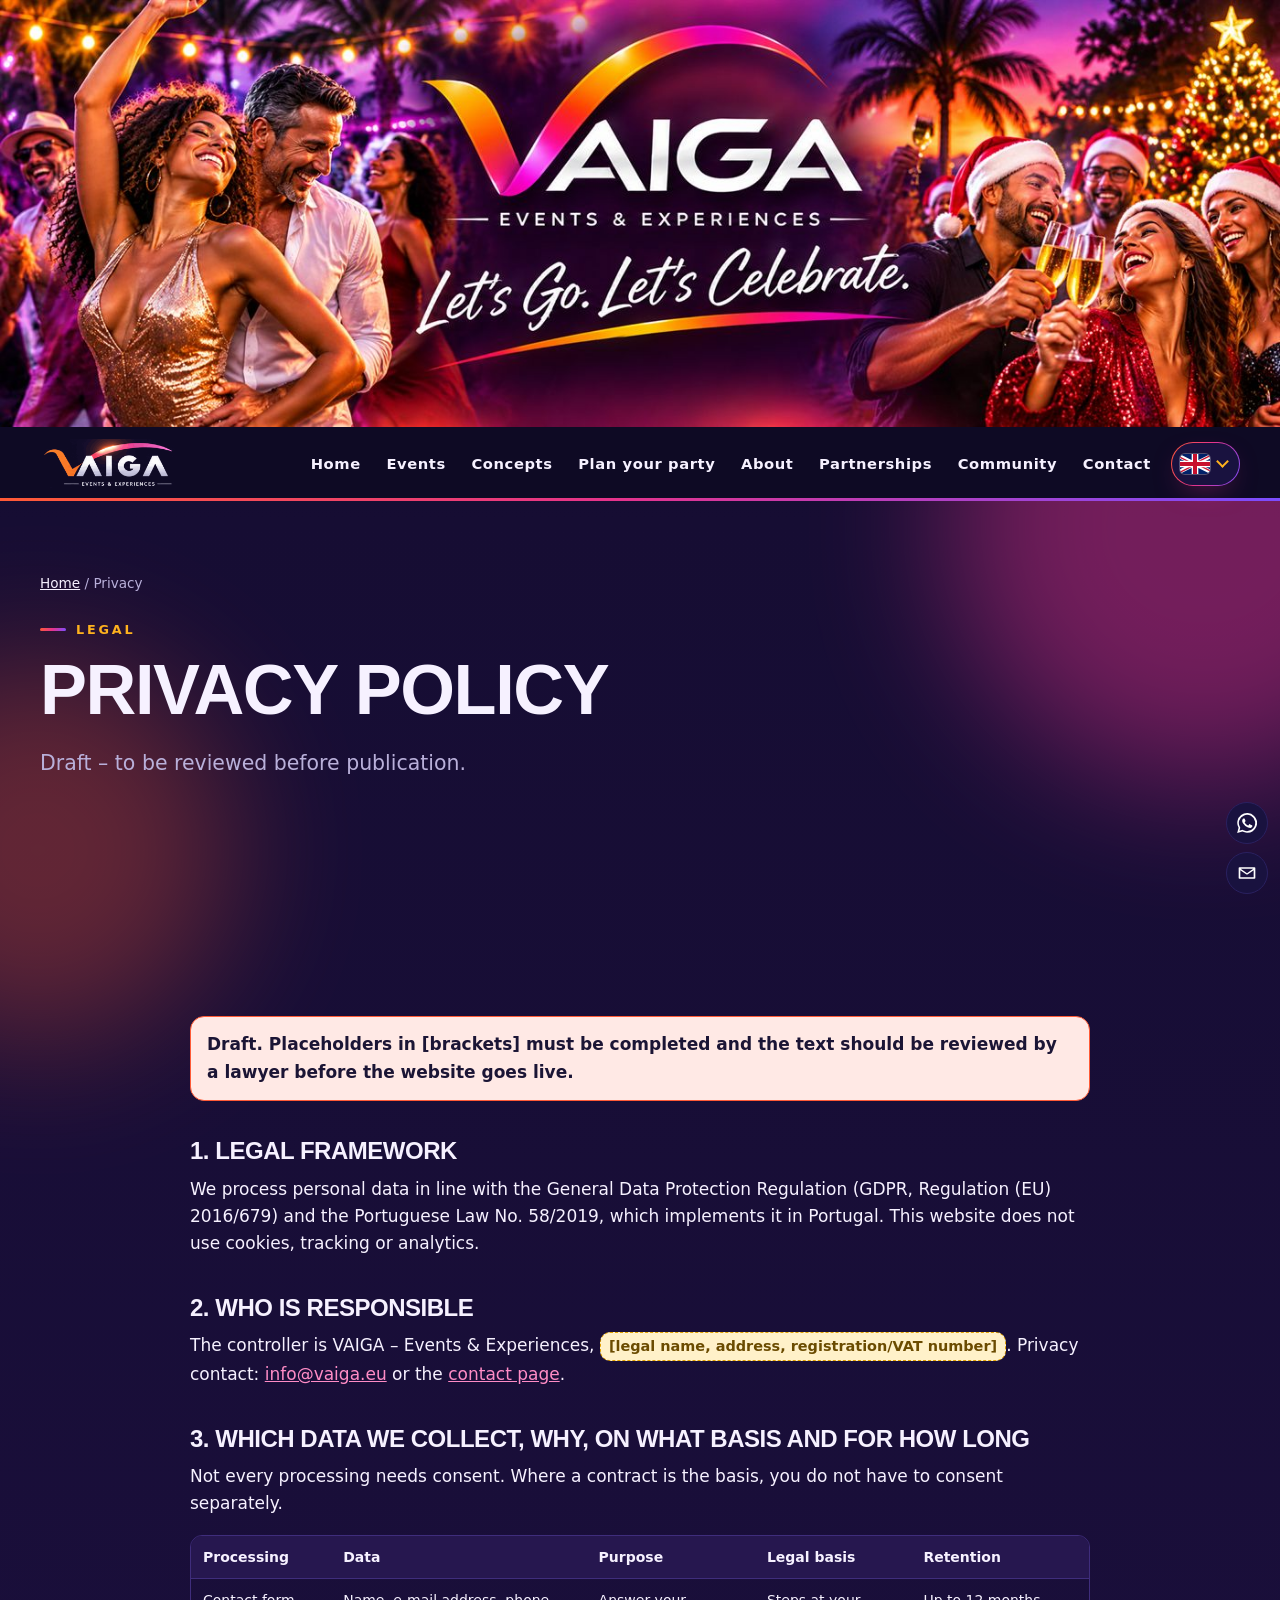
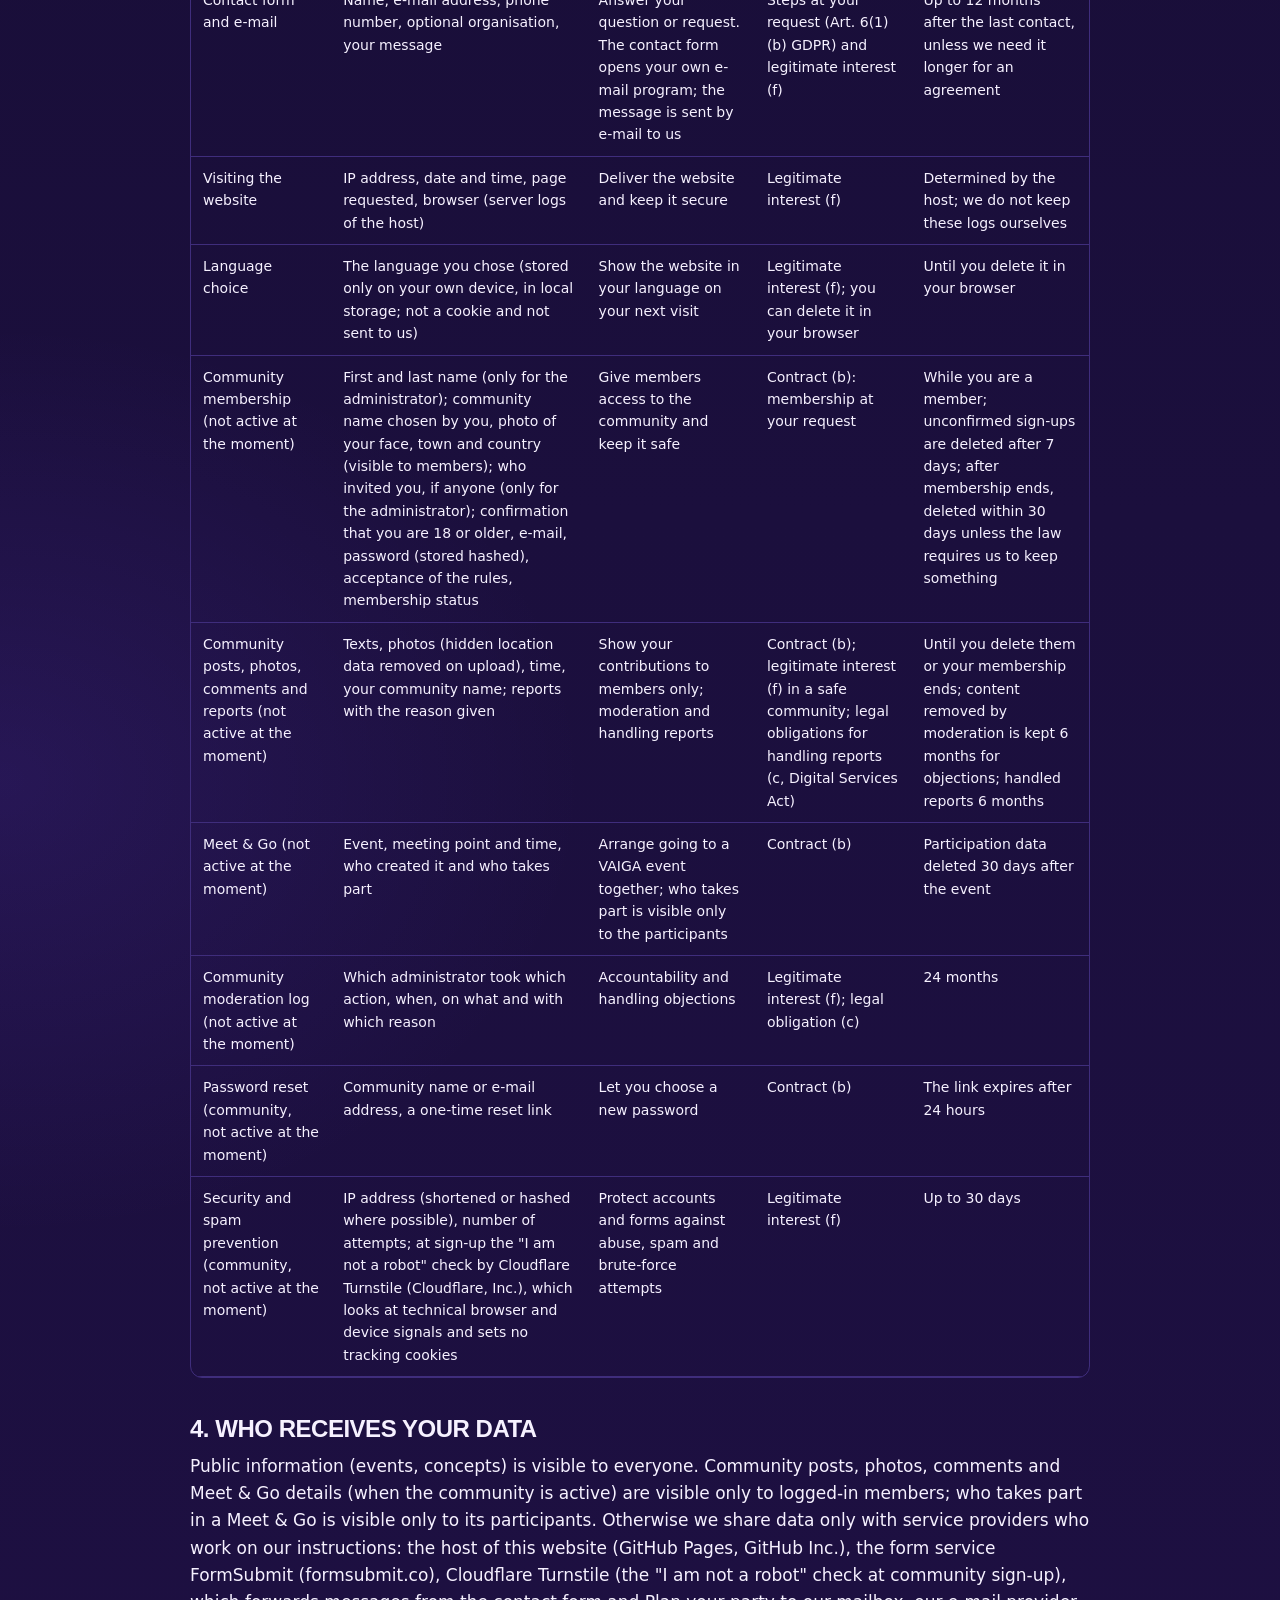
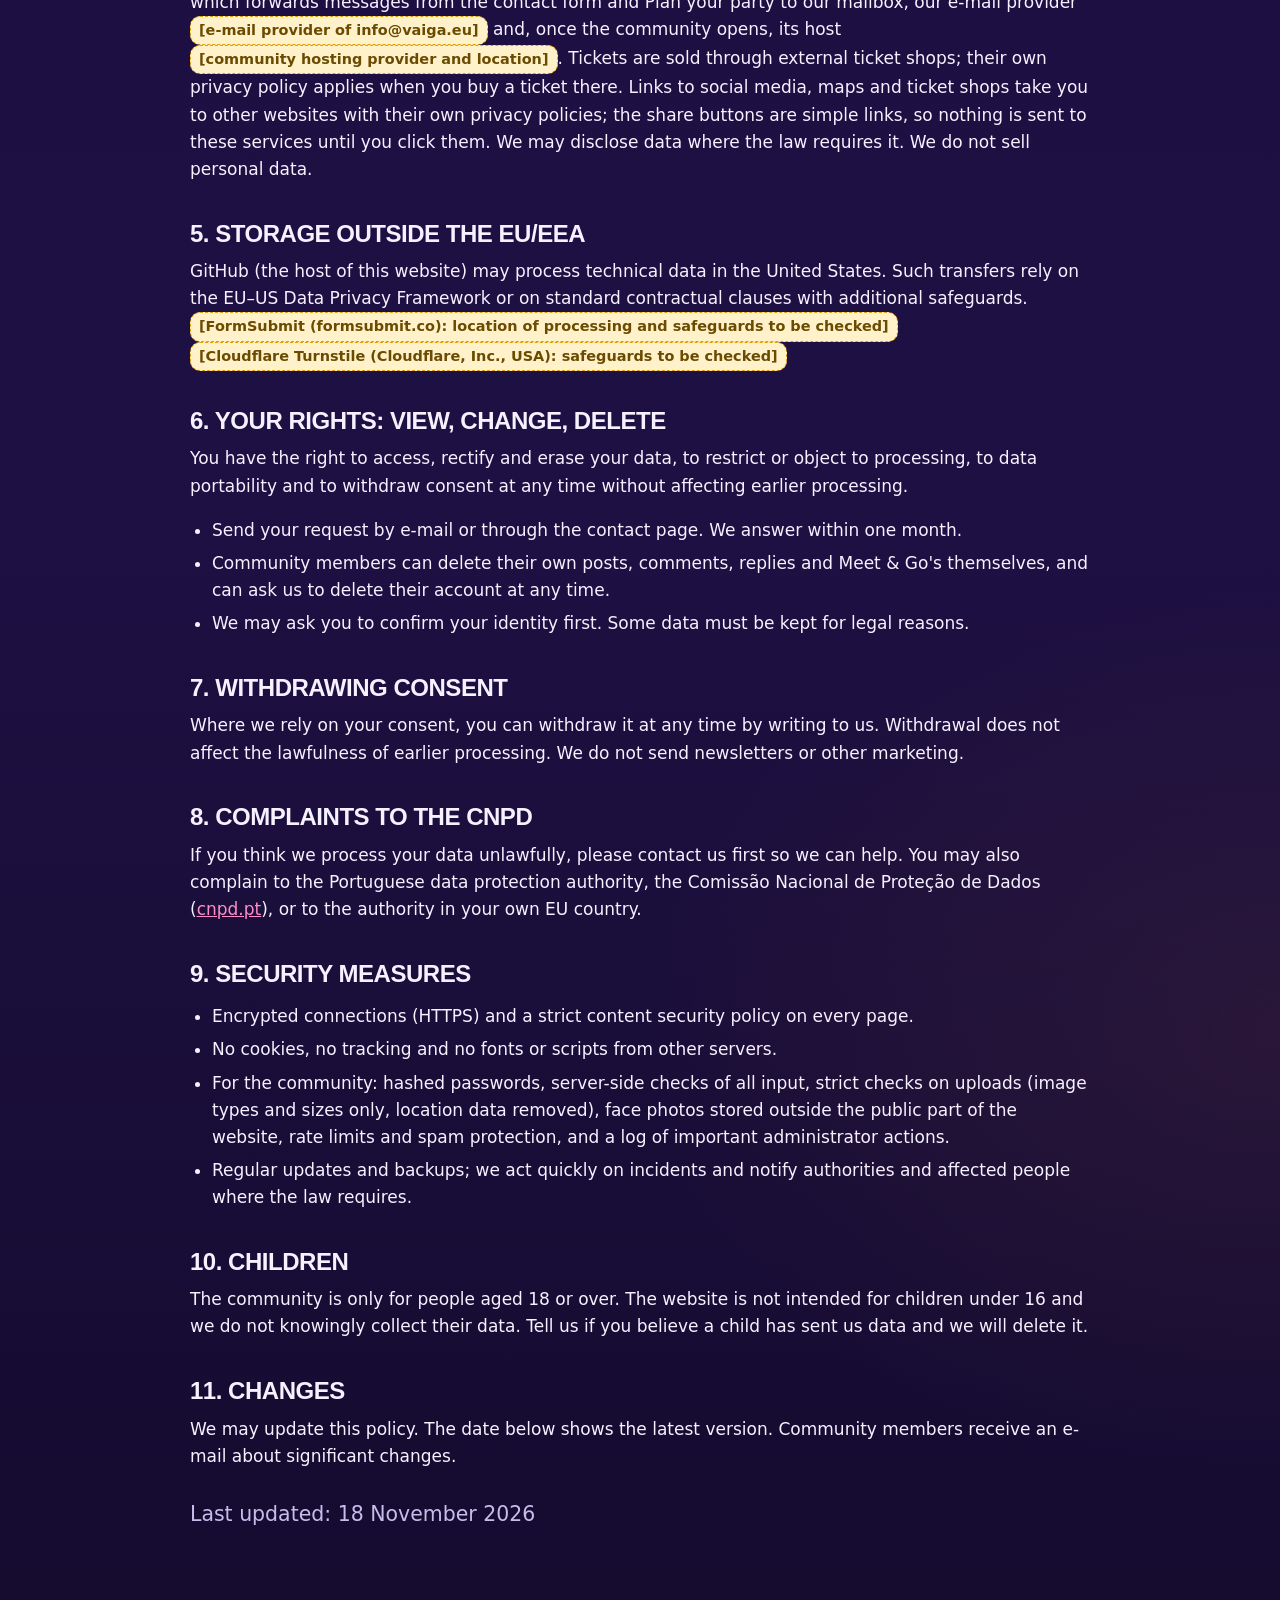
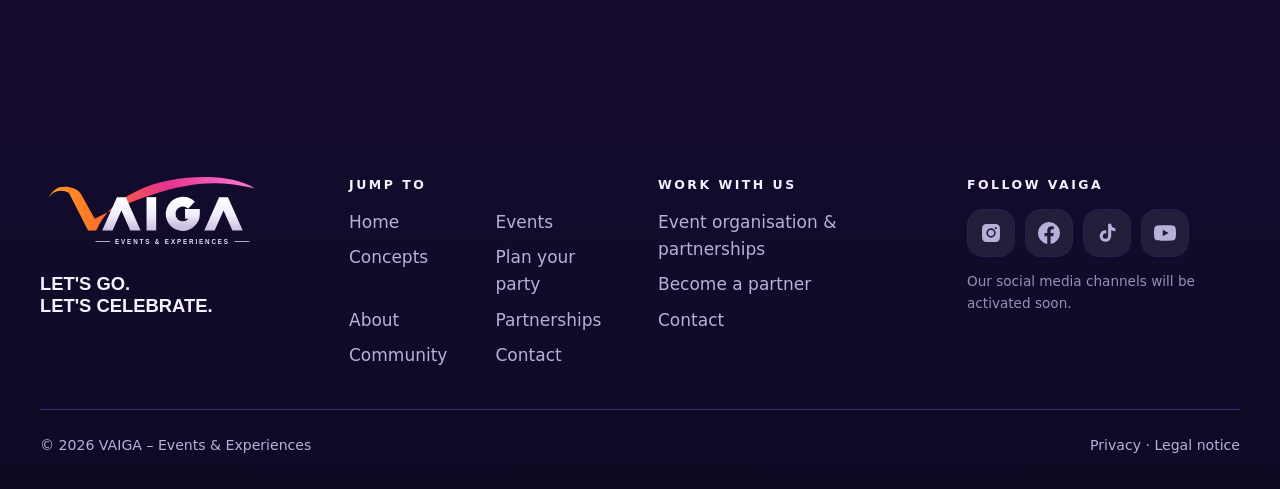
<file: privacy.html>
<!doctype html>
<html lang="en">
<head>
<meta charset="utf-8">
<meta name="viewport" content="width=device-width, initial-scale=1, viewport-fit=cover">
<meta http-equiv="Content-Security-Policy" content="default-src 'self'; script-src 'self'; style-src 'self' 'unsafe-inline'; img-src 'self' data: blob:; font-src 'self'; connect-src 'self'; manifest-src 'self'; object-src 'none'; base-uri 'self'; form-action 'self' mailto:; upgrade-insecure-requests">
<meta name="referrer" content="strict-origin-when-cross-origin">
<title>Privacy policy – VAIGA</title>
<meta name="description" content="Privacy policy of VAIGA – Events &amp; Experiences: which data we process, why, how long and your rights.">
<link rel="canonical" href="https://vaiga.eu/privacy.html">
<meta name="theme-color" content="#0E0A24">
<meta property="og:type" content="website">
<meta property="og:site_name" content="VAIGA – Events &amp; Experiences">
<meta property="og:title" content="Privacy policy">
<meta property="og:description" content="Privacy policy of VAIGA – Events &amp; Experiences: which data we process, why, how long and your rights.">
<meta property="og:url" content="https://vaiga.eu/privacy.html">
<meta property="og:image" content="https://vaiga.eu/assets/img/og-image.jpg">
<meta property="og:image:width" content="1200">
<meta property="og:image:height" content="630">
<meta name="twitter:card" content="summary_large_image">
<link rel="icon" href="assets/img/icon.svg" type="image/svg+xml">
<link rel="apple-touch-icon" href="assets/img/icon-180.png">
<link rel="manifest" href="site.webmanifest">
<link rel="stylesheet" href="assets/css/vaiga.css?v=20261128f">
<script src="assets/js/i18n.js?v=20261128f"></script>
</head>
<body data-page="privacy">
<a class="skip" href="#main">Skip to content</a>
<header class="site-header">
  <a class="banner" href="index.html" aria-label="VAIGA – home">
    <img src="assets/img/header-1400.jpg" srcset="assets/img/header-800.jpg 800w, assets/img/header-1400.jpg 1400w, assets/img/header-2172.jpg 2172w" sizes="100vw" width="2172" height="724" alt="VAIGA – Events &amp; Experiences. Let's go. Let's celebrate." fetchpriority="high">
  </a>
  <div class="wrap bar">
    <a class="brand" href="index.html" aria-label="VAIGA – home"><img src="assets/img/logo-animated.gif" alt="VAIGA – Events &amp; Experiences" width="504" height="186"></a>
    <button class="menu-btn" type="button" aria-expanded="false" aria-controls="nav" aria-label="Open menu"><span></span><span></span><span></span></button>
    <nav class="nav" id="nav" aria-label="Main">
      <ul>
        <li><a href="index.html" data-page="home">Home</a></li>
        <li><a href="events.html" data-page="events">Events</a></li>
        <li><a href="categories.html" data-page="categories">Concepts</a></li>
        <li><a href="plan.html" data-page="plan">Plan your party</a></li>
        <li><a href="about.html" data-page="about">About</a></li>
        <li><a href="partners.html" data-page="partners">Partnerships</a></li>
        <li><a href="community.html" data-page="community">Community</a></li>
        <li><a href="contact.html" data-page="contact">Contact</a></li>
      </ul>
    </nav>
  </div>
</header>

<main id="main">
  <section class="page-hero">
    <div class="orb o1" aria-hidden="true"></div><div class="orb o2" aria-hidden="true"></div>
    <div class="wrap">
      <nav class="crumbs" aria-label="Breadcrumb"><a href="index.html">Home</a> / Privacy</nav>
      <span class="eyebrow">Legal</span>
      <h1>Privacy policy</h1>
      <p class="lead">Draft – to be reviewed before publication.</p>
    </div>
  </section>
  <section class="section">
    <div class="wrap" style="max-width:900px">
      <div class="legal-doc" data-doc-lang="en" lang="en" data-no-i18n>
<p class="msg err"><b>Draft.</b> Placeholders in [brackets] must be completed and the text should be reviewed by a lawyer before the website goes live.</p>
<h2>1. Legal framework</h2>
<p>We process personal data in line with the General Data Protection Regulation (GDPR, Regulation (EU) 2016/679) and the Portuguese Law No. 58/2019, which implements it in Portugal. This website does not use cookies, tracking or analytics.</p>
<h2>2. Who is responsible</h2>
<p>The controller is VAIGA – Events &amp; Experiences, <span class="placeholder-note">[legal name, address, registration/VAT number]</span>. Privacy contact: <span data-contact-email></span> or the <a href="contact.html">contact page</a>.</p>
<h2>3. Which data we collect, why, on what basis and for how long</h2>
<p>Not every processing needs consent. Where a contract is the basis, you do not have to consent separately.</p>
<div class="tw"><table><thead><tr><th>Processing</th><th>Data</th><th>Purpose</th><th>Legal basis</th><th>Retention</th></tr></thead><tbody><tr><td>Contact form and e-mail</td><td>Name, e-mail address, phone number, optional organisation, your message</td><td>Answer your question or request. The contact form opens your own e-mail program; the message is sent by e-mail to us</td><td>Steps at your request (Art. 6(1)(b) GDPR) and legitimate interest (f)</td><td>Up to 12 months after the last contact, unless we need it longer for an agreement</td></tr><tr><td>Visiting the website</td><td>IP address, date and time, page requested, browser (server logs of the host)</td><td>Deliver the website and keep it secure</td><td>Legitimate interest (f)</td><td>Determined by the host; we do not keep these logs ourselves</td></tr><tr><td>Language choice</td><td>The language you chose (stored only on your own device, in local storage; not a cookie and not sent to us)</td><td>Show the website in your language on your next visit</td><td>Legitimate interest (f); you can delete it in your browser</td><td>Until you delete it in your browser</td></tr><tr><td>Community membership (not active at the moment)</td><td>First and last name (only for the administrator); community name chosen by you, photo of your face, town and country (visible to members); who invited you, if anyone (only for the administrator); confirmation that you are 18 or older, e-mail, password (stored hashed), acceptance of the rules, membership status</td><td>Give members access to the community and keep it safe</td><td>Contract (b): membership at your request</td><td>While you are a member; unconfirmed sign-ups are deleted after 7 days; after membership ends, deleted within 30 days unless the law requires us to keep something</td></tr><tr><td>Community posts, photos, comments and reports (not active at the moment)</td><td>Texts, photos (hidden location data removed on upload), time, your community name; reports with the reason given</td><td>Show your contributions to members only; moderation and handling reports</td><td>Contract (b); legitimate interest (f) in a safe community; legal obligations for handling reports (c, Digital Services Act)</td><td>Until you delete them or your membership ends; content removed by moderation is kept 6 months for objections; handled reports 6 months</td></tr><tr><td>Meet &amp; Go (not active at the moment)</td><td>Event, meeting point and time, who created it and who takes part</td><td>Arrange going to a VAIGA event together; who takes part is visible only to the participants</td><td>Contract (b)</td><td>Participation data deleted 30 days after the event</td></tr><tr><td>Community moderation log (not active at the moment)</td><td>Which administrator took which action, when, on what and with which reason</td><td>Accountability and handling objections</td><td>Legitimate interest (f); legal obligation (c)</td><td>24 months</td></tr><tr><td>Password reset (community, not active at the moment)</td><td>Community name or e-mail address, a one-time reset link</td><td>Let you choose a new password</td><td>Contract (b)</td><td>The link expires after 24 hours</td></tr><tr><td>Security and spam prevention (community, not active at the moment)</td><td>IP address (shortened or hashed where possible), number of attempts; at sign-up the "I am not a robot" check by Cloudflare Turnstile (Cloudflare, Inc.), which looks at technical browser and device signals and sets no tracking cookies</td><td>Protect accounts and forms against abuse, spam and brute-force attempts</td><td>Legitimate interest (f)</td><td>Up to 30 days</td></tr></tbody></table></div>
<h2>4. Who receives your data</h2>
<p>Public information (events, concepts) is visible to everyone. Community posts, photos, comments and Meet &amp; Go details (when the community is active) are visible only to logged-in members; who takes part in a Meet &amp; Go is visible only to its participants. Otherwise we share data only with service providers who work on our instructions: the host of this website (GitHub Pages, GitHub Inc.), the form service FormSubmit (formsubmit.co), Cloudflare Turnstile (the "I am not a robot" check at community sign-up), which forwards messages from the contact form and Plan your party to our mailbox, our e-mail provider <span class="placeholder-note">[e-mail provider of info@vaiga.eu]</span> and, once the community opens, its host <span class="placeholder-note">[community hosting provider and location]</span>. Tickets are sold through external ticket shops; their own privacy policy applies when you buy a ticket there. Links to social media, maps and ticket shops take you to other websites with their own privacy policies; the share buttons are simple links, so nothing is sent to these services until you click them. We may disclose data where the law requires it. We do not sell personal data.</p>
<h2>5. Storage outside the EU/EEA</h2>
<p>GitHub (the host of this website) may process technical data in the United States. Such transfers rely on the EU–US Data Privacy Framework or on standard contractual clauses with additional safeguards. <span class="placeholder-note">[FormSubmit (formsubmit.co): location of processing and safeguards to be checked]</span> <span class="placeholder-note">[Cloudflare Turnstile (Cloudflare, Inc., USA): safeguards to be checked]</span></p>
<h2>6. Your rights: view, change, delete</h2>
<p>You have the right to access, rectify and erase your data, to restrict or object to processing, to data portability and to withdraw consent at any time without affecting earlier processing.</p>
<ul>
<li>Send your request by e-mail or through the contact page. We answer within one month.</li>
<li>Community members can delete their own posts, comments, replies and Meet &amp; Go's themselves, and can ask us to delete their account at any time.</li>
<li>We may ask you to confirm your identity first. Some data must be kept for legal reasons.</li>
</ul>
<h2>7. Withdrawing consent</h2>
<p>Where we rely on your consent, you can withdraw it at any time by writing to us. Withdrawal does not affect the lawfulness of earlier processing. We do not send newsletters or other marketing.</p>
<h2>8. Complaints to the CNPD</h2>
<p>If you think we process your data unlawfully, please contact us first so we can help. You may also complain to the Portuguese data protection authority, the Comissão Nacional de Proteção de Dados (<a href="https://www.cnpd.pt" target="_blank" rel="noopener">cnpd.pt</a>), or to the authority in your own EU country.</p>
<h2>9. Security measures</h2>
<ul>
<li>Encrypted connections (HTTPS) and a strict content security policy on every page.</li>
<li>No cookies, no tracking and no fonts or scripts from other servers.</li>
<li>For the community: hashed passwords, server-side checks of all input, strict checks on uploads (image types and sizes only, location data removed), face photos stored outside the public part of the website, rate limits and spam protection, and a log of important administrator actions.</li>
<li>Regular updates and backups; we act quickly on incidents and notify authorities and affected people where the law requires.</li>
</ul>
<h2>10. Children</h2>
<p>The community is only for people aged 18 or over. The website is not intended for children under 16 and we do not knowingly collect their data. Tell us if you believe a child has sent us data and we will delete it.</p>
<h2>11. Changes</h2>
<p>We may update this policy. The date below shows the latest version. Community members receive an e-mail about significant changes.</p>
<p class="lead" style="margin-top:28px">Last updated: 18 November 2026</p>
      </div>
      <div class="legal-doc" data-doc-lang="pt" lang="pt" data-no-i18n hidden>
<p class="msg err"><b>Rascunho.</b> Os campos entre [parênteses retos] têm de ser preenchidos e o texto deve ser revisto por um jurista antes de o website ficar online.</p>
<h2>1. Enquadramento legal</h2>
<p>Tratamos dados pessoais em conformidade com o Regulamento Geral sobre a Proteção de Dados (RGPD, Regulamento (UE) 2016/679) e a Lei n.º 58/2019, que o executa em Portugal. Este website não usa cookies, rastreamento nem análise de visitas.</p>
<h2>2. Quem é o responsável</h2>
<p>O responsável pelo tratamento é a VAIGA – Events &amp; Experiences, <span class="placeholder-note">[denominação, morada, número de registo/NIF]</span>. Contacto para privacidade: <span data-contact-email></span> ou a <a href="contact.html">página de contacto</a>.</p>
<h2>3. Que dados recolhemos, porquê, com que fundamento e por quanto tempo</h2>
<p>Nem todo o tratamento requer consentimento. Quando o fundamento é um contrato, não é necessário um consentimento separado.</p>
<div class="tw"><table><thead><tr><th>Tratamento</th><th>Dados</th><th>Finalidade</th><th>Fundamento</th><th>Conservação</th></tr></thead><tbody><tr><td>Formulário de contacto e e-mail</td><td>Nome, e-mail, número de telefone, organização (opcional), a sua mensagem</td><td>Responder à sua pergunta ou pedido. O formulário abre o seu próprio programa de e-mail; a mensagem é-nos enviada por e-mail</td><td>Diligências a seu pedido (art. 6.º, n.º 1, al. b) RGPD) e interesse legítimo (al. f))</td><td>Até 12 meses após o último contacto, salvo se precisarmos dela por mais tempo para um acordo</td></tr><tr><td>Visita ao website</td><td>Endereço IP, data e hora, página pedida, navegador (registos do servidor do alojamento)</td><td>Disponibilizar o website e mantê-lo seguro</td><td>Interesse legítimo (al. f))</td><td>Definida pelo alojamento; não guardamos estes registos nós próprios</td></tr><tr><td>Escolha de idioma</td><td>O idioma escolhido (guardado apenas no seu próprio dispositivo, no armazenamento local; não é um cookie e não nos é enviado)</td><td>Mostrar o website no seu idioma na próxima visita</td><td>Interesse legítimo (al. f)); pode apagá-lo no seu navegador</td><td>Até o apagar no seu navegador</td></tr><tr><td>Adesão à comunidade (não ativa de momento)</td><td>Nome próprio e apelido (apenas para o administrador); nome na comunidade escolhido por si, foto do rosto, localidade e país (visíveis para os membros); quem o convidou, se for o caso (apenas para o administrador); confirmação de que tem 18 anos ou mais, e-mail, palavra-passe (guardada de forma cifrada), aceitação das regras, estado da adesão</td><td>Dar acesso à comunidade aos membros e mantê-la segura</td><td>Contrato (al. b)): adesão a seu pedido</td><td>Enquanto for membro; inscrições não confirmadas são eliminadas ao fim de 7 dias; após o fim da adesão, eliminados em 30 dias, salvo se a lei nos obrigar a conservar algo</td></tr><tr><td>Publicações, fotos, comentários e denúncias da comunidade (não ativo de momento)</td><td>Textos, fotos (dados de localização ocultos removidos no carregamento), hora, o seu nome na comunidade; denúncias com o motivo indicado</td><td>Mostrar os seus contributos apenas a membros; moderação e tratamento de denúncias</td><td>Contrato (al. b)); interesse legítimo (al. f)) numa comunidade segura; obrigações legais no tratamento de denúncias (al. c), Regulamento dos Serviços Digitais)</td><td>Até os eliminar ou terminar a adesão; conteúdo removido pela moderação é conservado 6 meses para contestações; denúncias tratadas 6 meses</td></tr><tr><td>Meet &amp; Go (não ativo de momento)</td><td>Evento, ponto e hora de encontro, quem o criou e quem participa</td><td>Combinar ir juntos a um evento VAIGA; quem participa só é visível para os participantes</td><td>Contrato (al. b))</td><td>Dados de participação eliminados 30 dias após o evento</td></tr><tr><td>Registo de moderação da comunidade (não ativo de momento)</td><td>Que administrador tomou que ação, quando, sobre o quê e com que motivo</td><td>Responsabilização e tratamento de contestações</td><td>Interesse legítimo (al. f)); obrigação legal (al. c))</td><td>24 meses</td></tr><tr><td>Redefinição da palavra-passe (comunidade, não ativa de momento)</td><td>Nome na comunidade ou e-mail, uma ligação de redefinição de uso único</td><td>Permitir-lhe escolher uma nova palavra-passe</td><td>Contrato (al. b))</td><td>A ligação expira ao fim de 24 horas</td></tr><tr><td>Segurança e prevenção de spam (comunidade, não ativa de momento)</td><td>Endereço IP (abreviado ou cifrado quando possível), número de tentativas; na inscrição, a verificação "não sou um robô" do Cloudflare Turnstile (Cloudflare, Inc.), que analisa sinais técnicos do navegador e do dispositivo e não coloca cookies de rastreamento</td><td>Proteger contas e formulários contra abusos, spam e tentativas de força bruta</td><td>Interesse legítimo (al. f))</td><td>Até 30 dias</td></tr></tbody></table></div>
<h2>4. Quem recebe os seus dados</h2>
<p>A informação pública (eventos, conceitos) é visível para todos. As publicações, fotos, comentários e dados de Meet &amp; Go da comunidade (quando estiver ativa) são visíveis apenas para membros com sessão iniciada; quem participa num Meet &amp; Go só é visível para os seus participantes. De resto, só partilhamos dados com prestadores de serviços que trabalham segundo as nossas instruções: o alojamento deste website (GitHub Pages, GitHub Inc.), o serviço de formulários FormSubmit (formsubmit.co), o Cloudflare Turnstile (a verificação "não sou um robô" na inscrição na comunidade), que reencaminha as mensagens do formulário de contacto e de Plan your party para a nossa caixa de correio, o nosso fornecedor de e-mail <span class="placeholder-note">[fornecedor de e-mail de info@vaiga.eu]</span> e, quando a comunidade abrir, o seu alojamento <span class="placeholder-note">[fornecedor e localização do alojamento da comunidade]</span>. Os bilhetes são vendidos através de bilheteiras externas; ao comprar aí um bilhete, aplica-se a política de privacidade dessas bilheteiras. Os links para redes sociais, mapas e bilheteiras levam-no a outros sites com as suas próprias políticas de privacidade; os botões de partilha são links simples, por isso nada é enviado a esses serviços até clicar neles. Podemos divulgar dados quando a lei o exigir. Não vendemos dados pessoais.</p>
<h2>5. Armazenamento fora da UE/EEE</h2>
<p>O GitHub (alojamento deste website) pode tratar dados técnicos nos Estados Unidos. Essas transferências baseiam-se no Quadro de Privacidade de Dados UE–EUA ou em cláusulas contratuais-tipo com garantias adicionais. <span class="placeholder-note">[FormSubmit (formsubmit.co): local do tratamento e garantias a verificar]</span> <span class="placeholder-note">[Cloudflare Turnstile (Cloudflare, Inc., EUA): garantias a verificar]</span></p>
<h2>6. Os seus direitos: consultar, alterar, apagar</h2>
<p>Tem o direito de aceder, retificar e apagar os seus dados, de limitar ou se opor ao tratamento, à portabilidade dos dados e de retirar o consentimento a qualquer momento, sem afetar o tratamento anterior.</p>
<ul>
<li>Envie o seu pedido por e-mail ou através da página de contacto. Respondemos no prazo de um mês.</li>
<li>Os membros da comunidade podem eliminar eles próprios as suas publicações, comentários, respostas e Meet &amp; Go, e podem pedir-nos a qualquer momento que eliminemos a sua conta.</li>
<li>Podemos pedir-lhe primeiro que confirme a sua identidade. Alguns dados têm de ser conservados por motivos legais.</li>
</ul>
<h2>7. Retirar o consentimento</h2>
<p>Quando nos baseamos no seu consentimento, pode retirá-lo a qualquer momento escrevendo-nos. A retirada não afeta a licitude do tratamento anterior. Não enviamos newsletters nem outro marketing.</p>
<h2>8. Reclamações à CNPD</h2>
<p>Se considerar que tratamos os seus dados de forma ilícita, contacte-nos primeiro para o podermos ajudar. Pode também apresentar reclamação à Comissão Nacional de Proteção de Dados (<a href="https://www.cnpd.pt" target="_blank" rel="noopener">cnpd.pt</a>) ou à autoridade do seu país da UE.</p>
<h2>9. Medidas de segurança</h2>
<ul>
<li>Ligações cifradas (HTTPS) e uma política de segurança de conteúdo rigorosa em todas as páginas.</li>
<li>Sem cookies, sem rastreamento e sem tipos de letra ou scripts de outros servidores.</li>
<li>Para a comunidade: palavras-passe cifradas, verificação de todos os dados no servidor, controlo rigoroso dos carregamentos (apenas tipos e tamanhos de imagem, dados de localização removidos), fotos do rosto guardadas fora da parte pública do website, limites de tentativas e proteção antispam, e um registo das ações importantes de administração.</li>
<li>Atualizações e cópias de segurança regulares; atuamos rapidamente em caso de incidente e notificamos as autoridades e as pessoas afetadas quando a lei o exige.</li>
</ul>
<h2>10. Crianças</h2>
<p>A comunidade é apenas para pessoas com 18 anos ou mais. O website não se destina a crianças com menos de 16 anos e não recolhemos conscientemente os seus dados. Avise-nos se achar que uma criança nos enviou dados e eliminá-los-emos.</p>
<h2>11. Alterações</h2>
<p>Podemos atualizar esta política. A data abaixo indica a versão mais recente. Os membros da comunidade recebem um e-mail sobre alterações significativas.</p>
<p class="lead" style="margin-top:28px">Última atualização: 18 de novembro de 2026</p>
      </div>
      <div class="legal-doc" data-doc-lang="es" lang="es" data-no-i18n hidden>
<p class="msg err"><b>Borrador.</b> Los campos entre [corchetes] deben completarse y el texto debe revisarlo un abogado antes de que la web esté en línea.</p>
<h2>1. Marco legal</h2>
<p>Tratamos los datos personales conforme al Reglamento General de Protección de Datos (RGPD, Reglamento (UE) 2016/679) y a la Ley portuguesa n.º 58/2019, que lo aplica en Portugal. Esta web no usa cookies, seguimiento ni analítica.</p>
<h2>2. Quién es el responsable</h2>
<p>El responsable del tratamiento es VAIGA – Events &amp; Experiences, <span class="placeholder-note">[nombre legal, dirección, número de registro/IVA]</span>. Contacto de privacidad: <span data-contact-email></span> o la <a href="contact.html">página de contacto</a>.</p>
<h2>3. Qué datos recogemos, por qué, con qué base y durante cuánto tiempo</h2>
<p>No todo tratamiento necesita consentimiento. Cuando la base es un contrato, no hace falta un consentimiento aparte.</p>
<div class="tw"><table><thead><tr><th>Tratamiento</th><th>Datos</th><th>Finalidad</th><th>Base jurídica</th><th>Conservación</th></tr></thead><tbody><tr><td>Formulario de contacto y correo</td><td>Nombre, correo electrónico, teléfono, organización (opcional), tu mensaje</td><td>Responder a tu pregunta o solicitud. El formulario abre tu propio programa de correo; el mensaje nos llega por correo electrónico</td><td>Medidas a petición tuya (art. 6.1.b) RGPD) e interés legítimo (f)</td><td>Hasta 12 meses después del último contacto, salvo que lo necesitemos más tiempo para un acuerdo</td></tr><tr><td>Visita a la web</td><td>Dirección IP, fecha y hora, página solicitada, navegador (registros del servidor del alojamiento)</td><td>Ofrecer la web y mantenerla segura</td><td>Interés legítimo (f)</td><td>La determina el alojamiento; nosotros no guardamos estos registros</td></tr><tr><td>Elección de idioma</td><td>El idioma elegido (guardado solo en tu propio dispositivo, en el almacenamiento local; no es una cookie y no se nos envía)</td><td>Mostrar la web en tu idioma en tu próxima visita</td><td>Interés legítimo (f); puedes borrarlo en tu navegador</td><td>Hasta que lo borres en tu navegador</td></tr><tr><td>Membresía de la comunidad (no activa por ahora)</td><td>Nombre y apellido (solo para el administrador); nombre en la comunidad elegido por ti, foto de tu cara, localidad y país (visibles para los miembros); quién te invitó, si es el caso (solo para el administrador); confirmación de que tienes 18 años o más, correo, contraseña (guardada cifrada), aceptación de las normas, estado de la membresía</td><td>Dar acceso a la comunidad a los miembros y mantenerla segura</td><td>Contrato (b): membresía a petición tuya</td><td>Mientras seas miembro; los registros no confirmados se eliminan a los 7 días; al terminar la membresía, se eliminan en 30 días salvo que la ley nos obligue a conservar algo</td></tr><tr><td>Publicaciones, fotos, comentarios y denuncias de la comunidad (no activo por ahora)</td><td>Textos, fotos (datos de ubicación ocultos eliminados al subirlas), hora, tu nombre en la comunidad; denuncias con el motivo indicado</td><td>Mostrar tus aportaciones solo a los miembros; moderación y gestión de denuncias</td><td>Contrato (b); interés legítimo (f) en una comunidad segura; obligaciones legales en la gestión de denuncias (c, Reglamento de Servicios Digitales)</td><td>Hasta que las elimines o termine tu membresía; el contenido retirado por moderación se conserva 6 meses para recursos; denuncias gestionadas 6 meses</td></tr><tr><td>Meet &amp; Go (no activo por ahora)</td><td>Evento, punto y hora de encuentro, quién lo creó y quién participa</td><td>Quedar para ir juntos a un evento VAIGA; quién participa solo lo ven los participantes</td><td>Contrato (b)</td><td>Los datos de participación se eliminan 30 días después del evento</td></tr><tr><td>Registro de moderación de la comunidad (no activo por ahora)</td><td>Qué administrador tomó qué medida, cuándo, sobre qué y con qué motivo</td><td>Rendición de cuentas y gestión de recursos</td><td>Interés legítimo (f); obligación legal (c)</td><td>24 meses</td></tr><tr><td>Restablecer la contraseña (comunidad, no activo por ahora)</td><td>Nombre en la comunidad o correo, un enlace de un solo uso</td><td>Permitirte elegir una nueva contraseña</td><td>Contrato (b)</td><td>El enlace caduca a las 24 horas</td></tr><tr><td>Seguridad y prevención de spam (comunidad, no activo por ahora)</td><td>Dirección IP (acortada o cifrada cuando sea posible), número de intentos; al registrarse, la comprobación "no soy un robot" de Cloudflare Turnstile (Cloudflare, Inc.), que analiza señales técnicas del navegador y del dispositivo y no instala cookies de seguimiento</td><td>Proteger cuentas y formularios contra abusos, spam e intentos de fuerza bruta</td><td>Interés legítimo (f)</td><td>Hasta 30 días</td></tr></tbody></table></div>
<h2>4. Quién recibe tus datos</h2>
<p>La información pública (eventos, conceptos) es visible para todos. Las publicaciones, fotos, comentarios y datos de Meet &amp; Go de la comunidad (cuando esté activa) solo los ven los miembros que han iniciado sesión; quién participa en un Meet &amp; Go solo lo ven sus participantes. Por lo demás, solo compartimos datos con proveedores que trabajan siguiendo nuestras instrucciones: el alojamiento de esta web (GitHub Pages, GitHub Inc.), el servicio de formularios FormSubmit (formsubmit.co), Cloudflare Turnstile (la comprobación "no soy un robot" al registrarse en la comunidad), que reenvía los mensajes del formulario de contacto y de Plan your party a nuestro buzón, nuestro proveedor de correo <span class="placeholder-note">[proveedor de correo de info@vaiga.eu]</span> y, cuando abra la comunidad, su alojamiento <span class="placeholder-note">[proveedor y ubicación del alojamiento de la comunidad]</span>. Las entradas se venden a través de taquillas externas; cuando compras una entrada allí, se aplica su propia política de privacidad. Los enlaces a redes sociales, mapas y taquillas te llevan a otras webs con sus propias políticas de privacidad; los botones para compartir son enlaces sencillos, así que no se envía nada a esos servicios hasta que haces clic. Podemos comunicar datos cuando la ley lo exija. No vendemos datos personales.</p>
<h2>5. Almacenamiento fuera de la UE/EEE</h2>
<p>GitHub (el alojamiento de esta web) puede tratar datos técnicos en Estados Unidos. Estas transferencias se basan en el Marco de Privacidad de Datos UE–EE. UU. o en cláusulas contractuales tipo con garantías adicionales. <span class="placeholder-note">[FormSubmit (formsubmit.co): lugar del tratamiento y garantías por verificar]</span> <span class="placeholder-note">[Cloudflare Turnstile (Cloudflare, Inc., EE. UU.): garantías por verificar]</span></p>
<h2>6. Tus derechos: consultar, modificar, eliminar</h2>
<p>Tienes derecho a acceder a tus datos, rectificarlos y suprimirlos, a limitar el tratamiento u oponerte a él, a la portabilidad y a retirar tu consentimiento en cualquier momento sin que afecte al tratamiento anterior.</p>
<ul>
<li>Envía tu solicitud por correo o a través de la página de contacto. Respondemos en el plazo de un mes.</li>
<li>Los miembros de la comunidad pueden eliminar ellos mismos sus publicaciones, comentarios, respuestas y Meet &amp; Go, y pueden pedirnos en cualquier momento que eliminemos su cuenta.</li>
<li>Podemos pedirte primero que confirmes tu identidad. Algunos datos deben conservarse por motivos legales.</li>
</ul>
<h2>7. Retirar el consentimiento</h2>
<p>Cuando nos basamos en tu consentimiento, puedes retirarlo en cualquier momento escribiéndonos. La retirada no afecta a la licitud del tratamiento anterior. No enviamos boletines ni otro marketing.</p>
<h2>8. Reclamaciones ante la CNPD</h2>
<p>Si crees que tratamos tus datos de forma ilícita, contáctanos primero para que podamos ayudarte. También puedes reclamar ante la autoridad portuguesa de protección de datos, la Comissão Nacional de Proteção de Dados (<a href="https://www.cnpd.pt" target="_blank" rel="noopener">cnpd.pt</a>), o ante la autoridad de tu propio país de la UE.</p>
<h2>9. Medidas de seguridad</h2>
<ul>
<li>Conexiones cifradas (HTTPS) y una política de seguridad de contenidos estricta en cada página.</li>
<li>Sin cookies, sin seguimiento y sin fuentes ni scripts de otros servidores.</li>
<li>Para la comunidad: contraseñas cifradas, comprobación en el servidor de todos los datos, control estricto de las subidas (solo tipos y tamaños de imagen, datos de ubicación eliminados), fotos de la cara guardadas fuera de la parte pública de la web, límites de intentos y protección antispam, y un registro de las acciones importantes de administración.</li>
<li>Actualizaciones y copias de seguridad periódicas; actuamos rápido ante incidentes y avisamos a las autoridades y a las personas afectadas cuando la ley lo exige.</li>
</ul>
<h2>10. Menores</h2>
<p>La comunidad es solo para personas de 18 años o más. La web no está dirigida a menores de 16 años y no recogemos sus datos a sabiendas. Avísanos si crees que un menor nos ha enviado datos y los eliminaremos.</p>
<h2>11. Cambios</h2>
<p>Podemos actualizar esta política. La fecha de abajo indica la versión más reciente. Los miembros de la comunidad reciben un correo sobre los cambios importantes.</p>
<p class="lead" style="margin-top:28px">Última actualización: 18 de noviembre de 2026</p>
      </div>
      <div class="legal-doc" data-doc-lang="nl" lang="nl" data-no-i18n hidden>
<p class="msg err"><b>Concept.</b> Placeholders tussen [haken] moeten nog worden ingevuld en de tekst moet door een jurist worden nagekeken voordat de website live gaat.</p>
<h2>1. Wettelijk kader</h2>
<p>We verwerken persoonsgegevens volgens de Algemene Verordening Gegevensbescherming (AVG, Verordening (EU) 2016/679) en de Portugese wet nr. 58/2019, die de AVG in Portugal uitvoert. Deze website gebruikt geen cookies, tracking of analytics.</p>
<h2>2. Wie is verantwoordelijk</h2>
<p>Verwerkingsverantwoordelijke is VAIGA – Events &amp; Experiences, <span class="placeholder-note">[juridische naam, adres, registratie-/btw-nummer]</span>. Contact over privacy: <span data-contact-email></span> of de <a href="contact.html">contactpagina</a>.</p>
<h2>3. Welke gegevens we verzamelen, waarom, op welke grond en hoe lang</h2>
<p>Niet elke verwerking vraagt toestemming. Als een overeenkomst de grondslag is, hoef je niet apart toestemming te geven.</p>
<div class="tw"><table><thead><tr><th>Verwerking</th><th>Gegevens</th><th>Doel</th><th>Rechtsgrond</th><th>Bewaartermijn</th></tr></thead><tbody><tr><td>Contactformulier en e-mail</td><td>Naam, e-mailadres, telefoonnummer, optionele organisatie, je bericht</td><td>Je vraag of verzoek beantwoorden. Het contactformulier opent je eigen e-mailprogramma; het bericht komt per e-mail bij ons binnen</td><td>Op jouw verzoek (art. 6 lid 1 sub b AVG) en gerechtvaardigd belang (f)</td><td>Tot 12 maanden na het laatste contact, tenzij we het langer nodig hebben voor een overeenkomst</td></tr><tr><td>Bezoek aan de website</td><td>IP-adres, datum en tijd, opgevraagde pagina, browser (serverlogs van de host)</td><td>De website leveren en veilig houden</td><td>Gerechtvaardigd belang (f)</td><td>Bepaald door de host; we bewaren deze logs niet zelf</td></tr><tr><td>Taalkeuze</td><td>De gekozen taal (alleen opgeslagen op je eigen apparaat, in de lokale opslag; geen cookie en niet naar ons verstuurd)</td><td>De website bij je volgende bezoek in jouw taal tonen</td><td>Gerechtvaardigd belang (f); je kunt het in je browser wissen</td><td>Tot je het in je browser wist</td></tr><tr><td>Lidmaatschap van de community (nu nog niet actief)</td><td>Voor- en achternaam (alleen voor de beheerder); zelfgekozen communitynaam, foto van je gezicht, woonplaats en land (zichtbaar voor leden); wie je heeft uitgenodigd, als dat zo is (alleen voor de beheerder); bevestiging dat je 18 of ouder bent, e-mailadres, wachtwoord (versleuteld opgeslagen), akkoord met de regels, status van het lidmaatschap</td><td>Leden toegang geven tot de community en die veilig houden</td><td>Overeenkomst (b): lidmaatschap op jouw verzoek</td><td>Zolang je lid bent; niet-bevestigde aanmeldingen worden na 7 dagen verwijderd; na het einde van het lidmaatschap binnen 30 dagen verwijderd, tenzij de wet ons verplicht iets te bewaren</td></tr><tr><td>Berichten, foto's, reacties en meldingen in de community (nu nog niet actief)</td><td>Teksten, foto's (verborgen locatiegegevens verwijderd bij het uploaden), tijdstip, je communitynaam; meldingen met de opgegeven reden</td><td>Je bijdragen alleen aan leden tonen; moderatie en afhandeling van meldingen</td><td>Overeenkomst (b); gerechtvaardigd belang (f) bij een veilige community; wettelijke verplichtingen bij meldingen (c, Digital Services Act)</td><td>Tot je ze verwijdert of je lidmaatschap eindigt; door moderatie verwijderde inhoud 6 maanden voor bezwaar; afgehandelde meldingen 6 maanden</td></tr><tr><td>Meet &amp; Go (nu nog niet actief)</td><td>Event, verzamelpunt en tijd, wie de afspraak maakte en wie meegaat</td><td>Samen naar een VAIGA-event gaan; wie meegaat is alleen zichtbaar voor de deelnemers</td><td>Overeenkomst (b)</td><td>Deelnamegegevens 30 dagen na het event verwijderd</td></tr><tr><td>Moderatielogboek van de community (nu nog niet actief)</td><td>Welke beheerder welke actie nam, wanneer, waarop en met welke reden</td><td>Verantwoording en afhandeling van bezwaren</td><td>Gerechtvaardigd belang (f); wettelijke verplichting (c)</td><td>24 maanden</td></tr><tr><td>Wachtwoord vergeten (community, nu nog niet actief)</td><td>Communitynaam of e-mailadres, een eenmalige herstellink</td><td>Je een nieuw wachtwoord laten kiezen</td><td>Overeenkomst (b)</td><td>De link verloopt na 24 uur</td></tr><tr><td>Beveiliging en spampreventie (community, nu nog niet actief)</td><td>IP-adres (waar mogelijk ingekort of versleuteld), aantal pogingen; bij het aanmelden de controle "ik ben geen robot" van Cloudflare Turnstile (Cloudflare, Inc.), die technische signalen van browser en apparaat bekijkt en geen trackingcookies plaatst</td><td>Accounts en formulieren beschermen tegen misbruik, spam en inbraakpogingen</td><td>Gerechtvaardigd belang (f)</td><td>Maximaal 30 dagen</td></tr></tbody></table></div>
<h2>4. Wie je gegevens ontvangt</h2>
<p>Openbare informatie (events, concepten) is voor iedereen zichtbaar. Berichten, foto's, reacties en Meet &amp; Go-gegevens in de community (zodra die actief is) zijn alleen zichtbaar voor ingelogde leden; wie aan een Meet &amp; Go meedoet, is alleen zichtbaar voor de deelnemers. Verder delen we gegevens alleen met dienstverleners die in onze opdracht werken: de host van deze website (GitHub Pages, GitHub Inc.), de formulierdienst FormSubmit (formsubmit.co), Cloudflare Turnstile (de controle "ik ben geen robot" bij het aanmelden voor de community), die berichten van het contactformulier en Plan your party doorstuurt naar onze mailbox, onze e-mailprovider <span class="placeholder-note">[e-mailprovider van info@vaiga.eu]</span> en, zodra de community opent, de host daarvan <span class="placeholder-note">[hostingprovider en locatie van de community]</span>. Tickets worden verkocht via externe ticketshops; als je daar een ticket koopt, geldt hun eigen privacybeleid. Links naar social media, kaarten en ticketshops brengen je naar andere websites met een eigen privacybeleid; de deelknoppen zijn gewone links, dus er wordt niets naar die diensten gestuurd tot je erop klikt. We kunnen gegevens verstrekken als de wet dat vereist. We verkopen geen persoonsgegevens.</p>
<h2>5. Opslag buiten de EU/EER</h2>
<p>GitHub (de host van deze website) kan technische gegevens in de Verenigde Staten verwerken. Zulke doorgiften berusten op het EU-VS-gegevensprivacykader of op standaardcontractbepalingen met aanvullende waarborgen. <span class="placeholder-note">[FormSubmit (formsubmit.co): plaats van verwerking en waarborgen nog na te gaan]</span> <span class="placeholder-note">[Cloudflare Turnstile (Cloudflare, Inc., VS): waarborgen nog na te gaan]</span></p>
<h2>6. Jouw rechten: inzien, wijzigen, verwijderen</h2>
<p>Je hebt het recht op inzage, correctie en verwijdering van je gegevens, op beperking van of bezwaar tegen de verwerking, op overdraagbaarheid van je gegevens en om je toestemming altijd in te trekken, zonder dat dit eerdere verwerking raakt.</p>
<ul>
<li>Stuur je verzoek per e-mail of via de contactpagina. We antwoorden binnen een maand.</li>
<li>Communityleden kunnen hun eigen berichten, reacties, antwoorden en Meet &amp; Go's zelf verwijderen en ons altijd vragen hun account te verwijderen.</li>
<li>We kunnen je eerst vragen je identiteit te bevestigen. Sommige gegevens moeten we om wettelijke redenen bewaren.</li>
</ul>
<h2>7. Toestemming intrekken</h2>
<p>Als we op je toestemming steunen, kun je die altijd intrekken door ons te schrijven. Intrekken raakt de rechtmatigheid van eerdere verwerking niet. We versturen geen nieuwsbrieven of andere marketing.</p>
<h2>8. Klachten bij de CNPD</h2>
<p>Denk je dat we je gegevens onrechtmatig verwerken, neem dan eerst contact met ons op zodat we je kunnen helpen. Je kunt ook een klacht indienen bij de Portugese toezichthouder, de Comissão Nacional de Proteção de Dados (<a href="https://www.cnpd.pt" target="_blank" rel="noopener">cnpd.pt</a>), of bij de toezichthouder in je eigen EU-land (in Nederland de Autoriteit Persoonsgegevens).</p>
<h2>9. Beveiligingsmaatregelen</h2>
<ul>
<li>Versleutelde verbindingen (HTTPS) en een strikt contentbeveiligingsbeleid op elke pagina.</li>
<li>Geen cookies, geen tracking en geen lettertypen of scripts van andere servers.</li>
<li>Voor de community: versleutelde wachtwoorden, controle van alle invoer op de server, strenge controle van uploads (alleen afbeeldingstypen en -groottes, locatiegegevens verwijderd), gezichtsfoto's buiten het openbare deel van de website opgeslagen, limieten op pogingen en spambescherming, en een logboek van belangrijke beheeracties.</li>
<li>Regelmatige updates en back-ups; bij incidenten handelen we snel en melden we het aan de toezichthouder en de betrokkenen als de wet dat vereist.</li>
</ul>
<h2>10. Kinderen</h2>
<p>De community is alleen voor mensen van 18 jaar of ouder. De website is niet bedoeld voor kinderen onder de 16 en we verzamelen niet bewust hun gegevens. Laat het ons weten als je denkt dat een kind ons gegevens heeft gestuurd; we verwijderen ze dan.</p>
<h2>11. Wijzigingen</h2>
<p>We kunnen dit beleid aanpassen. De datum hieronder toont de nieuwste versie. Communityleden krijgen een e-mail over belangrijke wijzigingen.</p>
<p class="lead" style="margin-top:28px">Laatst bijgewerkt: 18 november 2026</p>
      </div>
    </div>
  </section>
</main>
<footer class="site-footer">
  <div class="wrap">
    <div class="top">
      <div>
        <a class="brand" href="index.html" aria-label="VAIGA – home"><img src="assets/img/logo-full.svg" alt="VAIGA – Events &amp; Experiences" width="222" height="74" loading="lazy"></a>
        <p class="slogan">Let's go.<br>Let's celebrate.</p>
      </div>
      <div>
        <h4>Jump to</h4>
        <ul class="foot-links" data-foot-menu>
          <li><a href="events.html">Upcoming events</a></li>
          <li><a href="categories.html">Event concepts</a></li>
          <li><a href="plan.html">Plan your party</a></li>
          <li><a href="about.html">About VAIGA</a></li>
          <li><a href="community.html">Community</a></li>
        </ul>
      </div>
      <div>
        <h4>Work with us</h4>
        <ul>
          <li><a href="partners.html">Event organisation &amp; partnerships</a></li>
          <li><a href="contact.html?topic=partnership">Become a partner</a></li>
          <li><a href="contact.html">Contact</a></li>
        </ul>
      </div>
      <div>
        <h4>Follow VAIGA</h4>
        <div class="social" data-social="social-only"></div>
      </div>
    </div>
    <div class="bottom">
      <span>© <span data-year>2026</span> VAIGA – Events &amp; Experiences</span>
      <span><a href="privacy.html">Privacy</a> · <a href="legal.html">Legal notice</a></span>
    </div>
  </div>
</footer>
<script src="assets/js/config.js?v=20261128f"></script>
<script src="assets/data/categories.js?v=20261128f"></script>
<script src="assets/data/events.js?v=20261128f"></script>
<script src="assets/js/main.js?v=20261128f"></script>
<script src="assets/js/legal-lang.js?v=20261128f"></script>

</body>
</html>
</file>
<file: assets/css/vaiga.css>
/* =====================================================================
   VAIGA – Events & Experiences · design system
   "LET'S GO. LET'S CELEBRATE."
   Night (deep ink) + Celebration gradient (coral → magenta → violet) + Spark (gold) + Fresh (teal)
   ===================================================================== */

:root {
  /* colour system */
  --ink: #0E0A24;          /* night – main dark */
  --ink-2: #19123F;        /* raised dark surface */
  --ink-3: #2A2160;        /* borders on dark */
  --paper: #FFF8F1;        /* warm light background */
  --paper-2: #FFFFFF;
  --line: #EADFD3;         /* borders on light */
  --text: #1B1535;
  --muted: #5E5878;
  --on-dark: #F6F1FF;
  --on-dark-muted: #B9B0DA;
  --coral: #FF5A36;
  --magenta: #E5338C;
  --violet: #7B4DFF;
  --gold: #FFB21E;         /* the spark */
  --teal: #12C2B4;
  --celebrate: linear-gradient(115deg, var(--coral) 0%, var(--magenta) 48%, var(--violet) 100%);
  --celebrate-soft: linear-gradient(115deg, rgba(255,90,54,.16), rgba(229,51,140,.16) 50%, rgba(123,77,255,.16));

  /* typography */
  --font-display: "Archivo Black", "Arial Black", "Helvetica Neue", Arial, system-ui, sans-serif;
  --font-body: system-ui, -apple-system, "Segoe UI", Roboto, "Helvetica Neue", Arial, sans-serif;
  --fs-hero: clamp(2.7rem, 8.6vw, 7.4rem);
  --fs-h1: clamp(2.3rem, 6vw, 4.4rem);
  --fs-h2: clamp(1.8rem, 4.2vw, 3rem);
  --fs-h3: clamp(1.2rem, 2.2vw, 1.5rem);

  /* shape & depth */
  --r-s: 12px; --r-m: 20px; --r-l: 32px;
  --shadow: 0 18px 50px -24px rgba(14,10,36,.45);
  --shadow-glow: 0 18px 60px -18px rgba(229,51,140,.55);
  --wrap: 1200px;
  --gutter: clamp(16px, 4vw, 40px);
  --ease: cubic-bezier(.2,.8,.2,1);
}

/* ---------- base ---------- */
*, *::before, *::after { box-sizing: border-box; }
html { -webkit-text-size-adjust: 100%; scroll-behavior: smooth; overflow-x: clip; }
body { margin: 0; background: var(--paper); color: var(--text); font: 400 1.0625rem/1.6 var(--font-body); -webkit-font-smoothing: antialiased; overflow-x: clip; }
img, svg { max-width: 100%; height: auto; display: block; }
a { color: inherit; }
a:hover { text-decoration-thickness: 2px; }
:focus-visible { outline: 3px solid var(--gold); outline-offset: 3px; border-radius: 6px; }
.skip { position: absolute; left: 12px; top: -60px; z-index: 100; background: var(--gold); color: var(--ink); padding: 10px 16px; border-radius: 10px; font-weight: 700; text-decoration: none; }
.skip:focus { top: 12px; }
.sr-only { position: absolute !important; width: 1px; height: 1px; overflow: hidden; clip: rect(0 0 0 0); white-space: nowrap; }
[hidden] { display: none !important; }

h1, h2, h3, .display { font-family: var(--font-display); font-weight: 900; line-height: 1.02; letter-spacing: -.02em; margin: 0 0 .5em; text-transform: uppercase; }
h1 { font-size: var(--fs-h1); }
h2 { font-size: var(--fs-h2); }
h3 { font-size: var(--fs-h3); letter-spacing: -.01em; }
p { margin: 0 0 1em; }
.lead { font-size: clamp(1.1rem, 1.6vw, 1.3rem); color: var(--muted); max-width: 60ch; }
.dark .lead { color: var(--on-dark-muted); }
.eyebrow { display: inline-flex; align-items: center; gap: 10px; font: 800 .8rem/1 var(--font-body); letter-spacing: .22em; text-transform: uppercase; color: var(--magenta); margin-bottom: 18px; }
.eyebrow::before { content: ""; width: 26px; height: 3px; border-radius: 3px; background: var(--celebrate); }
.dark .eyebrow { color: var(--gold); }
.grad { background: var(--celebrate); -webkit-background-clip: text; background-clip: text; color: transparent; }

/* ---------- layout ---------- */
.wrap { width: min(100% - 2 * var(--gutter), var(--wrap)); margin-inline: auto; }
.section { padding: clamp(64px, 10vw, 128px) 0; position: relative; }
.section.tight { padding: clamp(48px, 7vw, 88px) 0; }
.dark { background: var(--ink); color: var(--on-dark); }
.dark a { color: var(--on-dark); }
.center { text-align: center; }
.center .lead { margin-inline: auto; }
.grid { display: grid; gap: clamp(16px, 2.4vw, 28px); }
.g2 { grid-template-columns: repeat(auto-fit, minmax(min(100%, 420px), 1fr)); }
.g3 { grid-template-columns: repeat(auto-fit, minmax(min(100%, 300px), 1fr)); }
.g4 { grid-template-columns: repeat(auto-fit, minmax(min(100%, 240px), 1fr)); }
.split { display: grid; gap: clamp(28px, 5vw, 72px); align-items: center; grid-template-columns: repeat(auto-fit, minmax(min(100%, 420px), 1fr)); }
.head-row { display: flex; flex-wrap: wrap; justify-content: space-between; align-items: flex-end; gap: 16px 32px; margin-bottom: clamp(28px, 4vw, 48px); }
.head-row h2 { margin: 0; }

/* ---------- buttons ---------- */
.btn { --bg: var(--celebrate); display: inline-flex; align-items: center; justify-content: center; gap: 10px; min-height: 50px; padding: 0 26px; border-radius: 999px; border: 0; background: var(--bg); color: #fff; font: 800 .95rem/1 var(--font-body); letter-spacing: .06em; text-transform: uppercase; text-decoration: none; cursor: pointer; box-shadow: var(--shadow-glow); transition: transform .25s var(--ease), box-shadow .25s var(--ease), filter .25s; }
.btn:hover { transform: translateY(-2px); filter: saturate(1.15); }
.btn:active { transform: translateY(0); }
.btn.ghost { background: transparent; color: var(--text); box-shadow: inset 0 0 0 2px currentColor; }
.dark .btn.ghost { color: var(--on-dark); }
.btn.gold { --bg: var(--gold); color: var(--ink); box-shadow: 0 16px 40px -18px rgba(255,178,30,.8); }
.btn.small { min-height: 40px; padding: 0 18px; font-size: .8rem; }
.btn[aria-disabled="true"] { opacity: .55; pointer-events: none; box-shadow: none; }
.btn-row { display: flex; flex-wrap: wrap; gap: 12px; }
.center .btn-row { justify-content: center; }
.arrow::after { content: "→"; font-size: 1.1em; transition: transform .25s var(--ease); }
.arrow:hover::after { transform: translateX(4px); }

/* ---------- header: banner on every page, menu bar below it ---------- */
.site-header { position: relative; z-index: 50; color: var(--on-dark); background: var(--ink); }
.site-header .banner { display: block; background: var(--ink); }
.site-header .banner img { width: 100%; height: auto; aspect-ratio: 3 / 1; max-height: 62vh; object-fit: cover; object-position: center; }
.site-header .bar { display: flex; align-items: center; justify-content: space-between; gap: 20px; padding: 12px 0; }
.site-header::after { content: ""; position: absolute; left: 0; right: 0; bottom: 0; height: 3px; background: var(--celebrate); }
.brand { display: inline-flex; align-items: center; gap: 12px; text-decoration: none; }
.brand img { height: 32px; width: auto; }
.nav ul { list-style: none; display: flex; gap: clamp(14px, 2vw, 30px); margin: 0; padding: 0; }
.nav a { text-decoration: none; font-weight: 700; font-size: .92rem; letter-spacing: .04em; padding: 8px 0; position: relative; }
.nav a::after { content: ""; position: absolute; left: 0; right: 100%; bottom: 0; height: 3px; border-radius: 3px; background: var(--celebrate); transition: right .3s var(--ease); }
.nav a:hover::after, .nav a[aria-current="page"]::after { right: 0; }
.menu-btn { display: none; width: 48px; height: 48px; border-radius: 14px; border: 1px solid rgba(255,255,255,.25); background: rgba(255,255,255,.06); color: inherit; cursor: pointer; }
.menu-btn span { display: block; width: 22px; height: 2px; margin: 5px auto; background: currentColor; border-radius: 2px; transition: transform .3s var(--ease), opacity .2s; }
.menu-btn[aria-expanded="true"] span:nth-child(1) { transform: translateY(7px) rotate(45deg); }
.menu-btn[aria-expanded="true"] span:nth-child(2) { opacity: 0; }
.menu-btn[aria-expanded="true"] span:nth-child(3) { transform: translateY(-7px) rotate(-45deg); }
@media (max-width: 900px) {
  .menu-btn { display: block; }
  /* Fullscreen menu: balk blijft bovenaan vast, lijst scrolt als hij niet past (geen overlap, niets afgesneden) */
  .nav { position: fixed; inset: 0; background: var(--ink); display: flex; flex-direction: column; align-items: center; overflow-y: auto; overscroll-behavior: contain; -webkit-overflow-scrolling: touch; padding: calc(env(safe-area-inset-top, 0px) + 100px) 20px calc(env(safe-area-inset-bottom, 0px) + 32px); opacity: 0; visibility: hidden; transition: opacity .3s var(--ease), visibility .3s; z-index: -1; }
  .nav.open { opacity: 1; visibility: visible; }
  .nav ul { flex-direction: column; align-items: center; gap: 4px; margin: auto; width: 100%; text-align: center; }
  .nav li { width: 100%; }
  .nav a { display: inline-block; max-width: 100%; font-family: var(--font-display); font-size: clamp(1.45rem, 6.6vw, 2.2rem); line-height: 1.15; text-transform: uppercase; letter-spacing: -.01em; text-align: center; padding: 12px 6px; overflow-wrap: anywhere; }
  .nav a::after { left: 6px; }
  .nav a:hover::after, .nav a[aria-current="page"]::after { right: 6px; }
  body.menu-open .site-header .bar { position: fixed; top: 0; left: 0; right: 0; width: 100%; max-width: none; margin: 0; z-index: 2; background: var(--ink); padding: calc(env(safe-area-inset-top, 0px) + 12px) 20px 12px; box-shadow: 0 3px 0 0 transparent; }
  body.menu-open { overflow: hidden; }
}

/* ---------- hero (home) ---------- */
.hero { position: relative; overflow: hidden; background: var(--ink); color: var(--on-dark); display: grid; align-items: center; padding: clamp(48px, 7vw, 96px) 0 clamp(80px, 9vw, 120px); isolation: isolate; }
.hero-intro { font: 900 clamp(1.5rem, 3.6vw, 2.9rem)/1.12 var(--font-display); text-transform: uppercase; letter-spacing: -.01em; max-width: 24ch; margin: 0; animation: rise 1s var(--ease) both; }
.hero .orb { position: absolute; border-radius: 50%; filter: blur(70px); opacity: .55; z-index: -1; animation: drift 18s var(--ease) infinite alternate; }
.hero .o1 { width: 52vmax; height: 52vmax; left: -18vmax; top: -22vmax; background: var(--coral); }
.hero .o2 { width: 46vmax; height: 46vmax; right: -20vmax; top: 10%; background: var(--violet); animation-delay: -6s; }
.hero .o3 { width: 34vmax; height: 34vmax; left: 30%; bottom: -24vmax; background: var(--magenta); animation-delay: -11s; }
@keyframes drift { to { transform: translate3d(4vmax, 3vmax, 0) scale(1.08); } }
.hero::after { content: ""; position: absolute; inset: 0; z-index: -1; background: radial-gradient(ellipse at 50% 120%, rgba(14,10,36,0) 30%, rgba(14,10,36,.85) 80%), repeating-linear-gradient(90deg, rgba(255,255,255,.035) 0 1px, transparent 1px 120px); pointer-events: none; }
.hero h1 { font-size: var(--fs-hero); line-height: .98; margin: 0 0 .3em; }
.hero h1 .line { display: block; }
.hero h1 .line > span { display: inline-block; animation: rise 1s var(--ease) both; padding-bottom: .04em; }
.hero h1 .line:nth-child(2) > span { animation-delay: .14s; }
@keyframes rise { from { opacity: 0; transform: translateY(40px); } }
.hero .eyebrow, .page-hero .eyebrow, .cta .eyebrow { color: var(--gold); }
.hero .btn.ghost, .page-hero .btn.ghost, .cta .btn.ghost { color: var(--on-dark); }
.hero .lead { color: var(--on-dark-muted); font-size: clamp(1.1rem, 1.8vw, 1.35rem); max-width: 46ch; }
.hero .meta { display: flex; flex-wrap: wrap; gap: 10px 22px; margin-top: 34px; color: var(--on-dark-muted); font-weight: 700; font-size: .85rem; letter-spacing: .14em; text-transform: uppercase; }
.hero .meta span { display: inline-flex; align-items: center; gap: 10px; }
.hero .meta span::before { content: ""; width: 7px; height: 7px; border-radius: 50%; background: var(--gold); }
.spark { position: absolute; width: 28px; height: 28px; background: var(--gold); clip-path: polygon(50% 0, 62% 38%, 100% 50%, 62% 62%, 50% 100%, 38% 62%, 0 50%, 38% 38%); animation: twinkle 3.2s ease-in-out infinite; z-index: -1; }
@keyframes twinkle { 0%, 100% { transform: scale(.6) rotate(0); opacity: .5; } 50% { transform: scale(1.1) rotate(45deg); opacity: 1; } }
.eq { display: flex; width: max-content; gap: 5px; align-items: flex-end; height: 34px; margin-bottom: 22px; }
.eq i { width: 6px; border-radius: 3px; background: var(--celebrate); animation: eq 1.1s ease-in-out infinite; }
.eq i:nth-child(1) { height: 45%; } .eq i:nth-child(2) { height: 95%; animation-delay: .15s; } .eq i:nth-child(3) { height: 65%; animation-delay: .3s; } .eq i:nth-child(4) { height: 100%; animation-delay: .45s; } .eq i:nth-child(5) { height: 55%; animation-delay: .6s; }
@keyframes eq { 50% { transform: scaleY(.4); } }

/* page hero (inner pages) */
.page-hero { position: relative; overflow: hidden; background: var(--ink); color: var(--on-dark); padding: clamp(40px, 6vw, 72px) 0 clamp(52px, 7vw, 88px); isolation: isolate; }
.page-hero .orb { position: absolute; border-radius: 50%; filter: blur(70px); opacity: .45; z-index: -1; }
.page-hero .o1 { width: 40vmax; height: 40vmax; right: -14vmax; top: -18vmax; background: var(--magenta); }
.page-hero .o2 { width: 30vmax; height: 30vmax; left: -12vmax; bottom: -20vmax; background: var(--coral); }
.page-hero h1 { margin-bottom: .3em; }
.page-hero .lead, .cta .lead { color: var(--on-dark-muted); }
.crumbs { font-size: .85rem; color: var(--on-dark-muted); margin-bottom: 18px; }
.crumbs a, .page-hero a { color: var(--on-dark); }

/* ---------- marquee band ---------- */
.band { background: var(--celebrate); color: #fff; overflow: hidden; padding: 18px 0; transform: rotate(-1.2deg); margin: -16px -2vw; box-shadow: var(--shadow); position: relative; z-index: 2; }
.band .track { display: flex; width: max-content; animation: marquee 32s linear infinite; }
.band .track span { font: 900 clamp(1.3rem, 3vw, 2rem)/1 var(--font-display); text-transform: uppercase; padding-right: 48px; display: inline-flex; align-items: center; gap: 48px; white-space: nowrap; }
.band .track span::after { content: "✦"; color: var(--gold); font-size: .8em; }
@keyframes marquee { to { transform: translateX(-50%); } }

/* ---------- cards ---------- */
.card { position: relative; background: var(--paper-2); border: 1px solid var(--line); border-radius: var(--r-l); padding: clamp(22px, 3vw, 32px); box-shadow: var(--shadow); transition: transform .35s var(--ease), box-shadow .35s var(--ease); min-width: 0; overflow-wrap: break-word; }
a.card { text-decoration: none; display: block; }
a.card:hover { transform: translateY(-6px); box-shadow: 0 28px 70px -30px rgba(14,10,36,.55); }
.dark .card { background: var(--ink-2); border-color: var(--ink-3); }

/* concept / category cards */
.cat, a.cat { overflow: hidden; color: var(--on-dark); background: var(--ink-2); border: 0; min-height: 320px; display: flex; flex-direction: column; justify-content: flex-end; isolation: isolate; padding-top: 96px; }
.cat::before { content: ""; position: absolute; inset: 0; z-index: -2; background: var(--cat-bg, var(--celebrate)); opacity: .95; transition: transform .6s var(--ease); }
.cat::after { content: ""; position: absolute; inset: 0; z-index: -1; background: linear-gradient(180deg, rgba(14,10,36,0) 25%, rgba(14,10,36,.85)); }
a.cat:hover::before { transform: scale(1.06); }
.cat .num { position: absolute; top: 22px; left: 26px; font: 900 .85rem/1 var(--font-body); letter-spacing: .2em; opacity: .85; }
.cat .ico { position: absolute; top: 18px; right: 22px; width: 54px; height: 54px; border-radius: 16px; display: grid; place-items: center; background: rgba(255,255,255,.16); backdrop-filter: blur(6px); font-size: 1.6rem; }
.cat h3 { margin: 0 0 6px; font-size: clamp(1.4rem, 2.4vw, 1.9rem); }
.cat p { margin: 0; color: rgba(255,255,255,.85); font-size: .98rem; }
.cat .go { margin-top: 14px; font-weight: 800; font-size: .8rem; letter-spacing: .14em; text-transform: uppercase; }

/* event cards */
.event { padding: 0; overflow: hidden; display: flex; flex-direction: column; }
.event .media { aspect-ratio: 4 / 3; position: relative; overflow: hidden; }
.event .media img { width: 100%; height: 100%; object-fit: cover; transition: transform .6s var(--ease); }
a.event:hover .media img { transform: scale(1.05); }
.event .date { position: absolute; left: 16px; top: 16px; background: var(--paper-2); color: var(--ink); border-radius: 16px; padding: 10px 12px; text-align: center; min-width: 64px; box-shadow: var(--shadow); }
.event .date b { display: block; font: 900 1.6rem/1 var(--font-display); }
.event .date small { display: block; font-weight: 800; font-size: .7rem; letter-spacing: .14em; text-transform: uppercase; color: var(--magenta); }
.event .body { padding: 20px 22px 24px; display: flex; flex-direction: column; gap: 8px; flex: 1; }
.event h3 { margin: 0; font-size: 1.35rem; }
.event .where { color: var(--muted); font-size: .95rem; }
.tag { display: inline-flex; align-items: center; gap: 6px; align-self: flex-start; padding: 6px 12px; border-radius: 999px; background: var(--celebrate-soft); color: var(--magenta); font-weight: 800; font-size: .72rem; letter-spacing: .12em; text-transform: uppercase; }
.dark .tag { color: var(--gold); background: rgba(255,255,255,.08); }

/* photo placeholders – replaced by real photography later (see README) */
.ph { position: relative; display: grid; place-items: center; width: 100%; height: 100%; min-height: 220px; overflow: hidden; color: rgba(255,255,255,.9); background: var(--ph-bg, var(--celebrate)); isolation: isolate; border-radius: inherit; }
.ph::before { content: ""; position: absolute; inset: -40%; z-index: -1; background: conic-gradient(from 0deg, rgba(255,255,255,0) 0 20deg, rgba(255,255,255,.18) 20deg 24deg, rgba(255,255,255,0) 24deg 60deg, rgba(255,255,255,.14) 60deg 63deg, rgba(255,255,255,0) 63deg 120deg, rgba(255,255,255,.16) 120deg 124deg, rgba(255,255,255,0) 124deg 360deg); animation: beams 24s linear infinite; }
@keyframes beams { to { transform: rotate(360deg); } }
.ph span { font-weight: 800; font-size: .72rem; letter-spacing: .2em; text-transform: uppercase; background: rgba(14,10,36,.35); padding: 8px 14px; border-radius: 999px; backdrop-filter: blur(4px); }
.frame { border-radius: var(--r-l); overflow: hidden; box-shadow: var(--shadow); aspect-ratio: 4 / 5; }
.frame.wide { aspect-ratio: 16 / 10; }
/* partner photo (e.g. Latinpulse Algarve) with a name caption; links to the partner */
.partner-frame, .frame.wide.partner-frame { position: relative; display: block; background: var(--ink); text-decoration: none; aspect-ratio: 1080 / 450; }   /* same shape as the partner banner: nothing is cut off */
.partner-frame img { width: 100%; height: 100%; object-fit: cover; transition: transform .6s var(--ease); }
a.partner-frame:hover img { transform: scale(1.04); }
.frame-cap { position: absolute; left: 16px; bottom: 16px; background: rgba(14,10,36,.78); color: #fff; padding: 8px 14px; border-radius: 999px; font-weight: 800; font-size: .8rem; letter-spacing: .12em; text-transform: uppercase; backdrop-filter: blur(4px); }
.partner-feature { display: grid; gap: clamp(24px, 4vw, 56px); align-items: center; grid-template-columns: repeat(auto-fit, minmax(min(100%, 420px), 1fr)); }

/* ---------- empty state / notes ---------- */
.empty { text-align: center; border: 2px dashed var(--line); border-radius: var(--r-l); padding: clamp(32px, 6vw, 64px) 24px; background: var(--paper-2); }
.dark .empty { border-color: var(--ink-3); background: var(--ink-2); }
.empty h3 { margin-bottom: 10px; }
.placeholder-note { display: inline-block; background: #FFF1C9; color: #6B4B00; border: 1px dashed #E2A100; border-radius: 10px; padding: 2px 8px; font-size: .85em; font-weight: 600; }
.preview-banner { position: relative; z-index: 60; background: #FFF1C9; color: #6B4B00; border-bottom: 2px dashed #E2A100; padding: 10px var(--gutter); font-weight: 700; text-align: center; font-size: .9rem; }

/* ---------- filters ---------- */
.filters { display: flex; flex-wrap: wrap; gap: 10px; margin-bottom: 32px; }
.chip { border: 1px solid var(--line); background: var(--paper-2); color: var(--text); border-radius: 999px; padding: 10px 18px; font: 700 .88rem/1 var(--font-body); cursor: pointer; transition: background .2s, color .2s, border-color .2s; }
.chip:hover { border-color: var(--magenta); }
.chip[aria-pressed="true"] { background: var(--ink); color: #fff; border-color: var(--ink); }

/* concept filter: one button that opens a multiple-choice list */
.dd { position: relative; display: inline-block; max-width: 100%; }
.dd-btn { display: inline-flex; align-items: center; gap: 12px; max-width: 100%; min-height: 50px; padding: 0 22px; border-radius: 999px; border: 1.5px solid var(--line); background: var(--paper-2); color: var(--text); font: 800 .9rem/1.2 var(--font-body); letter-spacing: .04em; cursor: pointer; box-shadow: var(--shadow); text-align: left; }
.dd-btn:hover { border-color: var(--magenta); }
.dd-btn.active { border-color: transparent; background: var(--ink); color: #fff; }
.dd-label { min-width: 0; overflow-wrap: anywhere; }
.dd-caret { transition: transform .25s var(--ease); }
.dd-btn[aria-expanded="true"] .dd-caret { transform: rotate(180deg); }
.dd-panel { position: absolute; z-index: 30; top: calc(100% + 10px); left: 0; width: min(340px, calc(100vw - 2 * var(--gutter))); background: var(--paper-2); border: 1px solid var(--line); border-radius: var(--r-m); box-shadow: 0 28px 70px -24px rgba(14,10,36,.5); padding: 10px; }
.dd-opt { display: flex; align-items: center; gap: 12px; padding: 11px 12px; border-radius: 12px; font-weight: 700; cursor: pointer; }
.dd-opt:hover { background: var(--celebrate-soft); }
.dd-opt input { width: 20px; height: 20px; margin: 0; flex: none; accent-color: var(--magenta); }
.dd-dot { width: 12px; height: 12px; border-radius: 50%; flex: none; }
.dd-actions { display: flex; justify-content: space-between; gap: 10px; padding: 10px 4px 4px; border-top: 1px solid var(--line); margin-top: 6px; }

/* ---------- features / values ---------- */
.feature { display: grid; gap: 10px; }
.feature .ico { width: 56px; height: 56px; border-radius: 18px; display: grid; place-items: center; background: var(--celebrate); color: #fff; font-size: 1.5rem; box-shadow: var(--shadow-glow); margin-bottom: 6px; }
.dark .feature p { color: var(--on-dark-muted); }
.stat-line { display: flex; flex-wrap: wrap; gap: 12px; }
.pill { padding: 10px 18px; border-radius: 999px; border: 1px solid var(--ink-3); color: var(--on-dark); font-weight: 700; font-size: .9rem; }

/* ---------- event detail ---------- */
.event-detail { display: grid; gap: clamp(28px, 4vw, 56px); grid-template-columns: minmax(0, 1.3fr) minmax(0, 1fr); align-items: start; }
@media (max-width: 900px) { .event-detail { grid-template-columns: 1fr; } }
.facts { list-style: none; padding: 0; margin: 0 0 24px; display: grid; gap: 14px; }
.facts li { display: grid; grid-template-columns: 34px 1fr; gap: 12px; align-items: start; }
.facts .i { width: 34px; height: 34px; border-radius: 10px; display: grid; place-items: center; background: var(--celebrate-soft); }
.facts b { display: block; font-size: .75rem; letter-spacing: .14em; text-transform: uppercase; color: var(--muted); }
.sticky-box { position: sticky; top: 24px; }
.share { display: flex; flex-wrap: wrap; gap: 8px; margin-top: 12px; }
.share a, .share button { display: inline-flex; align-items: center; gap: 8px; border: 1px solid var(--line); background: var(--paper-2); color: var(--text); border-radius: 999px; padding: 9px 14px; font: 700 .85rem/1 var(--font-body); text-decoration: none; cursor: pointer; }
.share a:hover, .share button:hover { border-color: var(--magenta); }
.gallery { display: grid; gap: 12px; grid-template-columns: repeat(auto-fit, minmax(min(100%, 200px), 1fr)); margin-top: 24px; }
.gallery img { border-radius: var(--r-m); aspect-ratio: 4 / 3; object-fit: cover; width: 100%; }
.desc { white-space: pre-line; }

/* ---------- forms ---------- */
.form { display: grid; gap: 16px; }
.form .row { display: grid; gap: 16px; grid-template-columns: repeat(auto-fit, minmax(min(100%, 240px), 1fr)); }
label { display: grid; gap: 6px; font-weight: 700; font-size: .92rem; }
input, select, textarea { width: 100%; font: inherit; color: var(--text); background: var(--paper-2); border: 1.5px solid var(--line); border-radius: 14px; padding: 13px 15px; transition: border-color .2s, box-shadow .2s; }
input:focus, select:focus, textarea:focus { outline: none; border-color: var(--magenta); box-shadow: 0 0 0 4px rgba(229,51,140,.15); }
textarea { min-height: 150px; resize: vertical; }
.check { display: flex; gap: 12px; align-items: flex-start; font-weight: 500; }
.check input { width: 20px; height: 20px; margin-top: 2px; flex: none; accent-color: var(--magenta); }
.hp { position: absolute !important; left: -9999px !important; }
.msg { border-radius: 14px; padding: 14px 16px; font-weight: 600; }
.msg.ok { background: #E3F8F5; border: 1px solid var(--teal); }
.msg.err { background: #FFE9E5; border: 1px solid var(--coral); }

/* ---------- contact / social ---------- */
.social { display: flex; flex-wrap: wrap; gap: 10px; }
.social a { width: 48px; height: 48px; border-radius: 16px; display: grid; place-items: center; background: rgba(255,255,255,.08); border: 1px solid var(--ink-3); transition: background .25s, transform .25s var(--ease); }
.social a:hover { background: var(--celebrate); transform: translateY(-3px); }
.social svg { width: 22px; height: 22px; fill: currentColor; }
.light .social a { background: var(--paper-2); border-color: var(--line); color: var(--ink); }
/* social buttons that are not active yet ("coming soon") */
.social button { width: 48px; height: 48px; border-radius: 16px; display: grid; place-items: center; background: rgba(255,255,255,.08); border: 1px dashed var(--ink-3); color: inherit; cursor: pointer; padding: 0; position: relative; transition: background .25s, transform .25s var(--ease); }
.social button:hover, .social button:focus-visible { background: var(--celebrate); color: #fff; transform: translateY(-3px); }
.light .social button, .social.light button, .empty .social button { background: var(--paper-2); border-color: var(--line); color: var(--ink); }
.social.light a, .empty .social a { background: var(--paper-2); border-color: var(--line); color: var(--ink); }
.social .social-soon { flex-basis: 100%; margin: 4px 0 0; font-size: .85rem; opacity: .8; }

/* designed concept banner (instead of a photo) */
.frame.wide.concept-photo { aspect-ratio: 1 / 1; background: var(--ink); }   /* square artwork: nothing is cut off */
.concept-photo img { width: 100%; height: 100%; object-fit: cover; display: block; }
.concept-banner { position: relative; aspect-ratio: 1080 / 450; background: var(--ph-bg); display: grid; place-items: center; overflow: hidden; color: #fff; text-align: center; isolation: isolate; }
.concept-banner::before { content: ""; position: absolute; inset: -40% -10% auto auto; width: 70%; aspect-ratio: 1; border-radius: 50%; background: radial-gradient(circle, rgba(255,178,30,.55), transparent 65%); z-index: -1; }
.concept-banner::after { content: ""; position: absolute; inset: auto auto -50% -15%; width: 65%; aspect-ratio: 1; border-radius: 50%; background: radial-gradient(circle, rgba(123,77,255,.55), transparent 65%); z-index: -1; }
.concept-banner .cb-in { display: grid; gap: 6px; justify-items: center; padding: 16px; }
.concept-banner .cb-ico svg { width: 40px; height: 40px; }
.concept-banner b { font: 900 clamp(1.7rem, 4.4vw, 3rem)/1 var(--font-display); text-transform: uppercase; letter-spacing: .02em; text-shadow: 0 6px 24px rgba(14,10,36,.35); }
.concept-banner span { font-weight: 800; font-size: clamp(.8rem, 1.8vw, 1rem); letter-spacing: .14em; text-transform: uppercase; }

/* collaboration partners under a concept (name, with its link underneath) */
.collab { display: flex; flex-wrap: wrap; gap: 12px; margin: 0 0 22px; }
.collab-btn { display: inline-grid; gap: 2px; padding: 12px 20px; border-radius: 18px; background: var(--paper-2); border: 1px solid var(--line); box-shadow: var(--shadow); color: var(--ink); text-decoration: none; transition: transform .25s var(--ease), border-color .25s, box-shadow .25s; min-width: 0; }
.collab-btn b { font-size: 1.02rem; }
.collab-btn span { font-size: .85rem; color: var(--magenta); font-weight: 700; word-break: break-word; }
a.collab-btn:hover, a.collab-btn:focus-visible { transform: translateY(-2px); border-color: var(--magenta); }

/* e-mail as a button (footer, contact details) */
.mail-btn { display: inline-flex; align-items: center; gap: 8px; padding: 10px 18px; border-radius: 999px; background: var(--celebrate); color: #fff !important; font-weight: 800; text-decoration: none; box-shadow: var(--shadow-glow); transition: transform .25s var(--ease); word-break: break-all; }
.mail-btn:hover, .mail-btn:focus-visible { transform: translateY(-2px); }

/* all large images the same size as the Latin Parties banner (event photos keep their own shape) */
.frame, .frame.wide { aspect-ratio: 1080 / 450; }
.frame .ph { min-height: 0; }
[data-event-detail] .frame.wide { aspect-ratio: 16 / 10; }

/* clickable map card (contact page) – no external map is loaded until it is clicked */
.map-card { position: relative; display: block; margin: 0 0 28px; border-radius: var(--r-m); overflow: hidden; border: 1px solid var(--line); box-shadow: var(--shadow); text-decoration: none; color: var(--ink); background: var(--ink); }
.map-card svg { display: block; width: 100%; height: auto; aspect-ratio: 600 / 240; transition: transform .6s var(--ease); }
.map-card:hover svg { transform: scale(1.04); }
.map-card .sea { fill: #CFE7F2; }
.map-card .land { fill: #F6EEDC; }
.map-card .land.es { fill: #EDE4D0; }
.map-card .coast { fill: none; stroke: #9CC7D8; stroke-width: 3; stroke-linejoin: round; }
.map-card .town { fill: var(--muted); }
.map-card .lbl { font: 700 15px/1 var(--font-body); fill: var(--muted); }
.map-card .lbl.region { font-size: 13px; letter-spacing: .2em; fill: #A79F8E; }
.map-card .lbl.town-main { font: 900 20px/1 var(--font-display); fill: var(--ink); letter-spacing: .08em; }
.map-card .pin { fill: #E5338C; stroke: #fff; stroke-width: 2; }
.map-card .pulse { fill: #E5338C; opacity: .25; transform-origin: 480px 145px; animation: map-pulse 2.4s ease-out infinite; }
@keyframes map-pulse { from { transform: scale(.4); opacity: .45; } to { transform: scale(2.2); opacity: 0; } }
.map-card .map-cap { position: relative; display: block; background: var(--ink); color: #fff; padding: 12px 16px; font-weight: 800; font-size: .8rem; letter-spacing: .06em; }
.map-card:hover .map-cap { background: var(--celebrate); }
@media (prefers-reduced-motion: reduce) { .map-card .pulse { animation: none; } }

/* ---------- CTA block ---------- */
.cta { position: relative; overflow: hidden; border-radius: var(--r-l); background: var(--ink); color: var(--on-dark); padding: clamp(40px, 7vw, 88px) clamp(24px, 6vw, 72px); isolation: isolate; }
.cta::before { content: ""; position: absolute; inset: auto -10% -60% 40%; height: 140%; z-index: -1; background: var(--celebrate); filter: blur(60px); opacity: .55; border-radius: 50%; }
.cta h2 { max-width: 16ch; }

/* ---------- footer ---------- */
.site-footer { background: var(--ink); color: var(--on-dark-muted); padding: clamp(56px, 8vw, 96px) 0 32px; }
.site-footer .top { display: grid; gap: 36px; grid-template-columns: repeat(auto-fit, minmax(min(100%, 200px), 1fr)); padding-bottom: 40px; border-bottom: 1px solid var(--ink-3); }
.site-footer .brand img { height: 74px; }
.site-footer .slogan { font: 900 1.15rem/1.2 var(--font-display); color: var(--on-dark); margin: 16px 0 0; text-transform: uppercase; }
.site-footer h4 { color: var(--on-dark); font-size: .78rem; letter-spacing: .2em; text-transform: uppercase; margin: 0 0 14px; }
.site-footer ul { list-style: none; padding: 0; margin: 0; display: grid; gap: 8px; }
.site-footer a { color: var(--on-dark-muted); text-decoration: none; }
.site-footer a:hover { color: var(--on-dark); text-decoration: underline; }
.site-footer .bottom { display: flex; flex-wrap: wrap; justify-content: space-between; gap: 12px; padding-top: 24px; font-size: .88rem; }

/* ---------- reveal on scroll ---------- */
.js .reveal { opacity: 0; transform: translateY(28px); transition: opacity .8s var(--ease), transform .8s var(--ease); }
.js .reveal.in { opacity: 1; transform: none; }

/* ---------- motion & print ---------- */
@media (prefers-reduced-motion: reduce) {
  *, *::before, *::after { animation: none !important; transition: none !important; scroll-behavior: auto !important; }
  .js .reveal { opacity: 1; transform: none; }
}
@media print { .site-header, .site-footer, .band, .share, .btn { display: none !important; } .hero, .page-hero, .dark { background: #fff !important; color: #000 !important; } }

/* event concepts: every concept image the same size (square), about as tall as the text next to it */
.concept.split { grid-template-columns: minmax(0, 280px) minmax(0, 1fr); }
.concept .frame, .concept .frame.wide, .concept .frame.wide.concept-photo { aspect-ratio: 1 / 1; width: 100%; }
.concept .concept-banner b { font-size: clamp(1.5rem, 3vw, 2.2rem); }
@media (max-width: 760px) {
  .concept.split { grid-template-columns: 1fr; }
  .concept .frame { max-width: 240px; }
}

/* back-to-top button (added by main.js on every page) */
.to-top { position: fixed; right: 18px; bottom: 18px; z-index: 40; width: 52px; height: 52px; border: 0; border-radius: 50%; display: grid; place-items: center; background: var(--celebrate); color: #fff; box-shadow: var(--shadow-glow); cursor: pointer; opacity: 0; visibility: hidden; transform: translateY(12px); transition: opacity .3s var(--ease), visibility .3s, transform .3s var(--ease); }
.to-top.show { opacity: 1; visibility: visible; transform: none; }
.to-top:hover, .to-top:focus-visible { transform: translateY(-3px); }
.to-top svg { width: 24px; height: 24px; fill: none; stroke: currentColor; stroke-width: 2.6; stroke-linecap: round; stroke-linejoin: round; }
body.menu-open .to-top { display: none; }
/* floating contact stack: WhatsApp, e-mail, back to top (2026-11-26) */
.fab { position: fixed; right: 14px; bottom: 6px; z-index: 40; display: flex; flex-direction: column; align-items: center; gap: 10px; }
.fab .to-top { position: static; }
.fab .to-top:not(.show) { display: none; }
.fab .black-btn { width: 52px; height: 52px; border-radius: 50%; background: var(--ink-2); border: 1px solid var(--ink-3); color: #fff; box-shadow: var(--shadow); }
.fab .black-btn:hover, .fab .black-btn:focus-visible { background: var(--celebrate); border-color: transparent; }
body.menu-open .fab { display: none; }
@media print { .fab { display: none !important; } }
@media print { .to-top { display: none !important; } }
/* Latin Parties artwork: cut off along its own rounded gold border, so the black corners outside it disappear */
.concept .frame.wide.concept-photo { background: transparent; box-shadow: none; border-radius: 0; overflow: visible; filter: drop-shadow(0 14px 22px rgba(14,10,36,.22)); }
.concept-photo img { clip-path: inset(0 0 .5% 0 round 12%); }

/* =====================================================================
   Colours taken from the header (2026-11-18): violet night, magenta, gold lights.
   The former light cream background is replaced by a deep violet, so every page
   has the same evening atmosphere as the header banner.
   ===================================================================== */
:root {
  color-scheme: dark;
  --paper: #1B0F3D;        /* violet night (page background) */
  --paper-2: #26174F;      /* raised surface: cards, inputs, buttons */
  --line: #3F2D7C;         /* borders */
  --text: #F6F1FF;
  --muted: #C7BCEA;
  --celebrate-soft: linear-gradient(115deg, rgba(255,90,54,.22), rgba(229,51,140,.22) 50%, rgba(123,77,255,.22));
  --shadow: 0 18px 50px -24px rgba(0,0,0,.7);
}
body { background: radial-gradient(1200px 700px at 100% 0%, rgba(229,51,140,.16), transparent 60%), radial-gradient(1000px 700px at 0% 100%, rgba(255,140,40,.10), transparent 60%), var(--paper); }
.eyebrow { color: var(--gold); }
.tag { color: var(--gold); }
.lead { color: var(--muted); }
.card { border-color: var(--line); }
.cta { background: linear-gradient(135deg, #0E0A24, #2A0E45); border: 1px solid var(--line); }
.chip[aria-pressed="true"], .dd-btn.active { background: var(--celebrate); border-color: transparent; }
.event .date { background: #fff; }
.collab-btn, .light .social a, .light .social button, .social.light button, .social.light a, .empty .social button, .empty .social a { color: var(--text); }
.msg { color: #1B1535; }
.map-card { color: #fff; border-color: var(--line); }
.map-card .lbl { fill: #6E6884; }
.map-card .lbl.region { fill: #A79F8E; }
.map-card .lbl.town-main { fill: #0E0A24; }
.map-card .town { fill: #6E6884; }
input::placeholder, textarea::placeholder { color: #9C90C8; }
select option { background: #26174F; color: #F6F1FF; }
@media print { body { background: #fff; color: #000; } }

/* ---------- language menu with flags (made by i18n.js) ---------- */
.i18n-wait body { visibility: hidden; }
.site-header .bar .lang { position: relative; margin-left: auto; }
.lang-btn { display: inline-flex; align-items: center; gap: 8px; height: 44px; padding: 0 12px 0 8px; border-radius: 999px; border: 1px solid var(--ink-3); background: linear-gradient(var(--ink-2), var(--ink-2)) padding-box, var(--celebrate) border-box; border-color: transparent; color: var(--on-dark); cursor: pointer; box-shadow: 0 10px 30px -14px rgba(229,51,140,.7); }
.lang-btn:hover { filter: brightness(1.15); }
.lang img { width: 30px; height: 20px; border-radius: 5px; object-fit: cover; box-shadow: 0 0 0 1px rgba(255,255,255,.25); display: block; }
.lang-caret { width: 9px; height: 9px; border-right: 2px solid var(--gold); border-bottom: 2px solid var(--gold); transform: translateY(-2px) rotate(45deg); transition: transform .25s var(--ease); }
.lang-btn[aria-expanded="true"] .lang-caret { transform: translateY(2px) rotate(-135deg); }
.lang-list { position: absolute; z-index: 60; right: 0; top: calc(100% + 10px); list-style: none; margin: 0; padding: 8px; display: grid; gap: 6px; border-radius: 18px; background: linear-gradient(160deg, var(--ink-2), #2A0E45); border: 1px solid var(--line); box-shadow: 0 24px 60px -20px rgba(0,0,0,.8), var(--shadow-glow); }
.lang-list a { display: grid; place-items: center; width: 56px; height: 42px; border-radius: 12px; border: 1px solid transparent; transition: background .2s, border-color .2s; }
.lang-list a:hover, .lang-list a:focus-visible { background: var(--celebrate-soft); border-color: var(--magenta); }
.lang-list a[aria-current="true"] { background: var(--celebrate); }
@media (min-width: 901px) { .site-header .bar .lang { order: 2; margin-left: 0; } .site-header .bar .nav { margin-left: auto; } }
@media (max-width: 900px) { .site-header .bar .lang { margin-right: 10px; } }

/* ---------- one continuous background from header to footer (2026-11-18) ----------
   No more hard edges between sections: the page background is one long gradient
   (night at the top, violet in the middle, back to night at the footer) and the
   sections themselves are transparent. */
body {
  background:
    radial-gradient(1100px 650px at 100% 0%, rgba(229,51,140,.14), transparent 65%),
    radial-gradient(900px 700px at 0% 45%, rgba(123,77,255,.12), transparent 65%),
    radial-gradient(1000px 700px at 100% 80%, rgba(255,140,40,.07), transparent 65%),
    linear-gradient(180deg, #0E0A24 0, #160D33 520px, #1B0F3D 40%, #1E1043 70%, #140B2E 92%, #0E0A24 100%);
}
.hero, .page-hero, .dark, .site-footer { background: transparent; }
.hero::after { background: repeating-linear-gradient(90deg, rgba(255,255,255,.035) 0 1px, transparent 1px 120px); }
.site-footer .top { border-bottom-color: var(--line); }

/* home: concept card with the same photo as on the concepts page */
.cat.has-photo::before { opacity: 0; }
.cat .cat-photo { position: absolute; inset: 0; z-index: -2; width: 100%; height: 100%; object-fit: cover; object-position: center 12%; transition: transform .6s var(--ease); }
a.cat.has-photo:hover .cat-photo { transform: scale(1.06); }
.cat.has-photo::after { background: linear-gradient(180deg, rgba(14,10,36,0) 22%, rgba(14,10,36,.82) 52%, rgba(14,10,36,.96) 75%); }
.cat.has-photo .ico { display: none; }

/* collaboration partners as links inside the concept description */
.collab-link { color: var(--gold); font-weight: 800; text-decoration: underline; text-decoration-color: rgba(255,178,30,.5); text-underline-offset: 4px; }
.collab-link::after { content: " ↗"; font-size: .85em; }
.collab-link:hover, .collab-link:focus-visible { color: #fff; text-decoration-color: var(--magenta); }

/* homepage "Bringing people together": event photo fills the 1080×450 frame */
.photo-frame { background: var(--ink); }
.photo-frame img { display: block; width: 100%; height: 100%; object-fit: cover; object-position: center; }

/* ---------- black contact buttons: WhatsApp, e-mail, location (2026-11-18) ---------- */
.black-btn, .social a.black-btn { width: 48px; height: 48px; border-radius: 16px; display: inline-grid; place-items: center; background: transparent; border: 1px solid var(--line); color: #fff; box-shadow: none; transition: background .25s, transform .25s var(--ease), border-color .25s; }
.black-btn svg { width: 22px; height: 22px; fill: currentColor; }
.black-btn:hover, .black-btn:focus-visible, .social a.black-btn:hover { background: var(--celebrate); border-color: transparent; transform: translateY(-3px); }
.social.light a.black-btn, .empty .social a.black-btn { background: transparent; border-color: var(--line); color: #fff; }
.contact-btns { display: flex; flex-wrap: wrap; gap: 14px; margin: 6px 0 8px; }
.contact-btns .black-btn { width: 64px; height: 64px; border-radius: 20px; background: transparent; border: 1px solid var(--line); box-shadow: none; }   /* contact page: bigger; all black-btn have the blue page background (2026-11-18) */
.contact-btns .black-btn svg { width: 28px; height: 28px; }

/* ---------- seamless section transitions (2026-11-18) ----------
   Cause of the visible seams: .hero and .page-hero had overflow:hidden, so their blurred
   glow circles (.orb) were cut off in a straight line at the bottom edge of the section, and
   the thin vertical lines of the home hero stopped abruptly. Now the glows are not clipped:
   they fade out softly over the section border (the page clips sideways overflow itself via
   html/body overflow-x:clip), and the decorative lines fade out before the section ends.
   All sections are transparent on one shared body background, so the colour underneath is
   always the same on both sides of a border. */
.hero, .page-hero { overflow: visible; }
.hero .orb, .page-hero .orb { pointer-events: none; }
.page-hero .o2 { bottom: -12vmax; opacity: .32; }
.hero .o3 { bottom: -16vmax; opacity: .4; }
.hero::after { -webkit-mask-image: linear-gradient(180deg, #000 55%, transparent 100%); mask-image: linear-gradient(180deg, #000 55%, transparent 100%); }
main { position: relative; }

/* ---------- Plan your party (plan.html) ---------- */
.pp-card .ico { width: 56px; height: 56px; border-radius: 18px; display: grid; place-items: center; background: var(--celebrate); color: #fff; font-size: 1.5rem; box-shadow: var(--shadow-glow); margin-bottom: 14px; }
.pp-card h3 { margin-bottom: 8px; }
.pp-card p, .pp-steps p { color: var(--muted); margin: 0; }
.pp-steps .ico { font: 900 1.4rem/1 var(--font-display); }
.pp-list { list-style: none; margin: 0; padding: 0; display: grid; gap: 12px; }
.pp-list li { position: relative; padding: 14px 16px 14px 46px; border-radius: var(--r-m); background: var(--paper-2); border: 1px solid var(--line); color: var(--muted); }
.pp-list li::before { content: "✦"; position: absolute; left: 16px; top: 14px; color: var(--gold); }
.pp-list b { color: var(--text); }
.pp-note { color: var(--muted); font-size: .95rem; border-left: 3px solid var(--gold); padding-left: 12px; }
/* menu with 8 items: a little tighter between laptop and wide screens */
@media (min-width: 901px) and (max-width: 1180px) { .nav ul { gap: 12px; } .nav a { font-size: .84rem; letter-spacing: .02em; } }

/* ---------- e-mail choice menu (opens from the envelope button) ---------- */
.mail-panel { position: absolute; z-index: 80; display: grid; gap: 6px; min-width: 230px; padding: 12px; border-radius: 18px; background: linear-gradient(160deg, var(--ink-2), #2A0E45); border: 1px solid var(--line); box-shadow: 0 24px 60px -20px rgba(0,0,0,.85), var(--shadow-glow); color: var(--on-dark); }
.mail-panel .mp-addr { font-size: .9rem; color: var(--gold); padding: 4px 8px 8px; border-bottom: 1px solid var(--line); margin-bottom: 2px; word-break: break-all; }
.mail-panel a, .mail-panel button { display: block; width: 100%; text-align: left; padding: 10px 12px; border-radius: 12px; border: 1px solid transparent; background: transparent; color: var(--on-dark); font: 700 .92rem/1.2 var(--font-body); text-decoration: none; cursor: pointer; }
.mail-panel a:hover, .mail-panel a:focus-visible, .mail-panel button:hover, .mail-panel button:focus-visible { background: var(--celebrate-soft); border-color: var(--magenta); }

/* legal texts (privacy.html, community-rules.html, 2026-11-18): one block per language, shown by assets/js/legal-lang.js */
.legal-doc h2 { font-size: var(--fs-h3); margin-top: 1.6em; }
.legal-doc h3 { font-size: 1.1rem; margin-top: 1.4em; }
.legal-doc ul, .legal-doc ol { padding-left: 22px; }
.legal-doc li { margin: 6px 0; }
.legal-doc a { color: #FF8CC6; }
.legal-doc .tw { overflow-x: auto; margin: 14px 0; border: 1px solid var(--line); border-radius: var(--r-s); }
.legal-doc table { width: 100%; min-width: 720px; border-collapse: collapse; font-size: 14px; }
.legal-doc th, .legal-doc td { text-align: left; vertical-align: top; padding: 10px 12px; border-bottom: 1px solid var(--line); }
.legal-doc th { background: var(--paper-2); font-weight: 800; }
.legal-doc [hidden] { display: none !important; }

/* footer "Jump to": all menu links in 2 columns (2026-11-18) */
.site-footer .foot-links { grid-template-columns: 1fr 1fr; gap: 8px 20px; }
.site-footer .foot-links a[aria-current=page] { color: var(--on-dark); font-weight: 700; }

/* "I am not a robot" box in the contact form and Plan your party (Cloudflare Turnstile, see contact.js) */
.robot-box { padding: 12px 14px; border: 1px solid var(--line); border-radius: 14px; background: var(--paper); }
.robot-box .check { margin: 0; font-weight: 700; }
.robot-st { margin: 6px 0 0 32px; font-size: .9rem; color: var(--muted); }
.robot-st:empty { display: none; }
.robot-ts:not(:empty) { margin-top: 10px; display: flex; justify-content: center; }

/* Geanimeerd logo (GIF van de gebruiker) in de menubalk naast de vlaggen (2026-11-18).
   Achtergrond van het GIF is zwart; 'screen' maakt zwart onzichtbaar op de donkere balk. */
.site-header .bar .brand img { height: 50px; width: auto; mix-blend-mode: screen; }
@media (max-width: 600px) { .site-header .bar .brand img { height: 44px; } }

/* Foto's klikbaar tot groot formaat (2026-11-19, main.js): klik/Enter = groot, Esc/klik/× = sluiten. */
img.zoomable { cursor: zoom-in; }
img.zoomable:focus-visible { outline: 3px solid var(--magenta, #ff4f8b); outline-offset: 3px; }
.lb { position: fixed; inset: 0; z-index: 1000; display: grid; place-items: center; padding: 16px; background: rgba(10, 4, 24, .92); cursor: zoom-out; }
.lb[hidden] { display: none; }
.lb-img { max-width: 100%; max-height: calc(100vh - 32px); max-height: calc(100dvh - 32px); width: auto; height: auto; object-fit: contain; border-radius: 10px; box-shadow: 0 10px 40px rgba(0, 0, 0, .6); }
.lb-close { position: fixed; top: 12px; right: 12px; width: 48px; height: 48px; border: 1px solid rgba(255, 255, 255, .35); border-radius: 50%; background: rgba(0, 0, 0, .55); color: #fff; font-size: 30px; line-height: 1; cursor: pointer; display: grid; place-items: center; }
.lb-close:focus-visible { outline: 3px solid #fff; outline-offset: 2px; }
html.lb-open, html.lb-open body { overflow: hidden; }

/* Partnerpagina: samenwerkingsblok in twee kolommen – links tekst + knop, rechts voordelen als losse tekst, zonder eigen kader (2026-11-19) */
.cta-split { display: grid; grid-template-columns: minmax(0, 1.05fr) minmax(0, 1fr); gap: clamp(32px, 5vw, 64px); align-items: center; }
.cta-perks h3 { margin: 0 0 26px; color: var(--on-dark); font-size: clamp(1.1rem, 1.8vw, 1.4rem); }
.cta-perks ul { list-style: none; margin: 0; padding: 0; display: grid; gap: 24px; }
.cta-perks li { display: grid; grid-template-columns: 46px minmax(0, 1fr); gap: 16px; align-items: start; }
.perk-ico { width: 46px; height: 46px; border-radius: 14px; display: grid; place-items: center; color: #FF9ACB; background: var(--celebrate-soft); border: 1px solid rgba(229,51,140,.4); }
.perk-ico svg { width: 22px; height: 22px; }
.cta-perks h4 { margin: 3px 0 4px; color: var(--on-dark); font: 800 .8rem/1.3 var(--font-body); letter-spacing: .14em; text-transform: uppercase; }
.cta-perks p { margin: 0; color: var(--on-dark-muted); font-size: .95rem; line-height: 1.5; }
/* laptop: titel rechts op dezelfde hoogte als de grote kop links (onder het gele label) */
@media (min-width: 901px) { .cta-split { align-items: start; } .cta-perks { margin-top: calc(.8rem + 36px); } }
@media (max-width: 900px) { .cta-split { grid-template-columns: 1fr; } }

/* Telefoon (besluit gebruiker 2026-11-19): afbeeldingen en teksten netjes onder elkaar en in het midden.
   Niet gecentreerd (blijft links, leest beter): formulieren, juridische teksten, de community-app (feed/Meet & Go)
   en tabellen. */
@media (max-width: 600px) {
  main, .site-footer { text-align: center; }
  main .lead, .hero-intro, .hero .lead, main h1, main h2, main h3, main p { margin-inline: auto; }
  .btn-row, .hero .meta, .head-row, .social, .site-footer .bottom, .filters { justify-content: center; }
  .eyebrow { flex-direction: column; justify-content: center; text-align: center; gap: 8px; line-height: 1.35; }   /* line above the label, also when it runs over two lines */
  .head-row { flex-direction: column; align-items: center; }
  .split, .grid, .feature, .site-footer .top { justify-items: center; }
  .split > *, .grid > * { width: 100%; }
  .feature .ico, .pp-card .ico, .perk-ico { margin-inline: auto; }
  main .frame, .concept .frame, main img:not(.vc-av):not(.lb-img) { margin-inline: auto; }
  .cta-perks li { grid-template-columns: 1fr; justify-items: center; gap: 10px; }
  .site-footer .brand { display: inline-block; }
  .site-footer .foot-links { justify-items: center; }
  .social .social-soon { text-align: center; }
  /* these stay left-aligned */
  main form, main .legal-doc, #vc-app, main table { text-align: left; }
  main form .btn-row { justify-content: flex-start; }
}

/* Over ons: de naam VAIGA (2026-11-19) – gecentreerd tekstblok met slotregels */
.about-name p { max-width: 62ch; margin-inline: auto; }
.about-name p:not(.lead) { color: var(--muted); }
.about-name p.about-name-claim { color: var(--on-dark, #fff); font: 900 clamp(1.1rem, 2.2vw, 1.5rem)/1.25 var(--font-display); text-transform: uppercase; letter-spacing: .02em; margin-top: 1.4em; }
.about-name .about-name-claim + .about-name-claim { margin-top: .4em; }

.black-btn.is-open, .social a.black-btn.is-open, .contact-btns .black-btn.is-open { background: var(--celebrate); border-color: transparent; cursor: pointer; }
button.black-btn { font: inherit; padding: 0; cursor: pointer; }

/* floating buttons: three identical round buttons (2026-11-27) */
.fab { right: 12px; bottom: 6px; gap: 8px; }
.fab .black-btn, .fab .to-top { width: 42px; height: 42px; padding: 0; border-radius: 50%; background: var(--ink-2); border: 1px solid var(--ink-3); color: #fff; box-shadow: var(--shadow); }
.fab .black-btn:hover, .fab .black-btn:focus-visible, .fab .to-top:hover, .fab .to-top:focus-visible { background: var(--celebrate); border-color: transparent; transform: none; }
.fab .black-btn svg, .fab .to-top svg { width: 20px; height: 20px; }
@media (max-width: 600px) {
  .fab { right: 10px; bottom: 6px; gap: 7px; }
  .fab .black-btn, .fab .to-top { width: 38px; height: 38px; }
  .fab .black-btn svg, .fab .to-top svg { width: 18px; height: 18px; }
}
/* link line above a concept description (e.g. Latinpulse Algarve) */
.concept-by { margin: 0 0 8px; font-size: 1.1rem; }
/* phone: concept cards on the homepage show the whole photo (no zoom/crop) in its own rounded frame, text underneath */
@media (max-width: 600px) {
  .cat.has-photo, a.cat.has-photo { padding: 12px 12px 26px; min-height: 0; justify-content: flex-start; border-radius: 32px; border: 1px solid rgba(255,255,255,.16); }
  .cat.has-photo::before, .cat.has-photo::after { display: none; }
  .cat.has-photo .cat-photo, a.cat.has-photo:hover .cat-photo { position: static; z-index: auto; display: block; width: 100%; height: auto; aspect-ratio: 1 / 1; object-fit: contain; border-radius: 6.5%; margin: 0 0 18px; transform: none; }
  .cat.has-photo h3, .cat.has-photo p, .cat.has-photo .go { padding-inline: 10px; }
}
/* concept page: whole picture with a rounded edge on all four sides (nothing cut off at the bottom) */
.concept-photo img { clip-path: inset(0 round 6.5%); }
/* the page always fits the screen width and stays centred: decorative glows/bands never widen it (phone and tablet) */
html, body { width: 100%; max-width: 100%; }
main, .site-footer { overflow-x: clip; max-width: 100%; }
/* very narrow / strongly zoomed screens and large phone font sizes: columns and headings never get wider than the screen */
.split > *, .grid > *, .feature > *, .site-footer .top > *, .site-footer .foot-links > * { min-width: 0; }
main h1, main h2, main h3, main .lead, main p, .site-footer h4, .site-footer a { overflow-wrap: anywhere; }
@media (max-width: 760px) {
  .concept.split { grid-template-columns: minmax(0, 1fr); }
  .concept .frame, .concept .frame.wide.concept-photo { max-width: min(240px, 100%); }
}
@media (max-width: 600px) {
  .site-footer .top { grid-template-columns: minmax(0, 1fr); }
  .site-footer .foot-links { grid-template-columns: repeat(2, minmax(0, 1fr)); }
}
@media (max-width: 340px) {
  main h1 { font-size: clamp(1.5rem, 9vw, 2rem); }
  main h2 { font-size: clamp(1.4rem, 8.5vw, 1.8rem); }
  .btn, .black-btn { max-width: 100%; white-space: normal; text-align: center; }
}
</file>
<file: assets/community/community.css>
/* VAIGA Community – same layout as the Latinpulse Community, in VAIGA colours (tokens from vaiga.css). */
#vc-app { max-width: 760px; margin: 0 auto; }
.vc-hero { position: relative; overflow: hidden; border-radius: var(--r-l); padding: 30px 22px 26px; margin: 8px 0 18px; text-align: center; color: #fff; background: var(--ink); box-shadow: var(--shadow); isolation: isolate; }
.vc-hero::before { content: ""; position: absolute; inset: 0; z-index: -1; background: radial-gradient(120% 140% at 0% 0%, rgba(255,90,54,.75) 0%, transparent 55%), radial-gradient(120% 140% at 100% 0%, rgba(123,77,255,.8) 0%, transparent 55%), radial-gradient(90% 120% at 50% 120%, rgba(229,51,140,.75) 0%, transparent 60%); }
.vc-hero h2 { margin: 6px 0 4px; font: 900 clamp(26px, 6vw, 40px)/1.05 var(--font-display); color: #fff; text-transform: uppercase; }
.vc-hero h2 span { color: var(--gold); }
.vc-slogan { margin: 0 0 8px; font-weight: 800; font-size: clamp(15px, 3.6vw, 19px); }
.vc-intro { margin: 10px auto 6px; max-width: 56ch; opacity: .95; }
.vc-not { margin: 0 auto; max-width: 56ch; font-size: 14px; opacity: .9; }
.vc-hello { margin: 6px 0 0; font-weight: 700; } .vc-hello a { color: #fff; }
.vc-eq { display: inline-flex; gap: 4px; align-items: flex-end; height: 22px; }
.vc-eq i { display: block; width: 5px; border-radius: 3px; background: var(--gold); animation: vceq 1.1s ease-in-out infinite; }
.vc-eq i:nth-child(1) { height: 40%; } .vc-eq i:nth-child(2) { height: 90%; animation-delay: .15s; } .vc-eq i:nth-child(3) { height: 60%; animation-delay: .3s; } .vc-eq i:nth-child(4) { height: 100%; animation-delay: .45s; } .vc-eq i:nth-child(5) { height: 50%; animation-delay: .6s; }
@keyframes vceq { 50% { transform: scaleY(.45); } }
@media (prefers-reduced-motion: reduce) { .vc-eq i { animation: none; } }
.vc-card { background: var(--paper-2); border: 1px solid var(--line); border-radius: var(--r-m); padding: 18px; margin: 0 0 14px; box-shadow: var(--shadow); min-width: 0; overflow-wrap: break-word; }
.vc-card h3 { margin: 0 0 10px; font-size: 1.15rem; }
.vc-card label { display: block; font-weight: 700; margin: 0 0 10px; }
.vc-card input:not([type=checkbox]), .vc-card textarea, .vc-card select { display: block; width: 100%; box-sizing: border-box; margin-top: 5px; font: inherit; padding: 11px 13px; border: 1px solid var(--line); border-radius: 14px; background: #fff; color: var(--ink); }
.vc-card textarea { resize: vertical; min-height: 84px; }
.vc-chk { display: flex !important; gap: 10px; align-items: flex-start; font-weight: 500 !important; }
.vc-chk input[type=checkbox] { width: 18px; height: 18px; margin: 3px 0 0; flex: none; }
.vc-chk span { flex: 1; min-width: 0; }
.vc-hp { position: absolute !important; left: -9999px !important; width: 1px !important; height: 1px !important; opacity: 0; }
.vc-center { text-align: center; }
.vc-row { display: flex; flex-wrap: wrap; gap: 8px; align-items: center; margin-top: 8px; }
.vc-compose .vc-row { justify-content: flex-end; }
.vc-fname { flex: 1; min-width: 0; font-size: 13px; color: var(--muted); overflow: hidden; text-overflow: ellipsis; white-space: nowrap; }
.vc-card label.vc-file { display: inline-flex; margin: 0; cursor: pointer; }
.vc-tabs { display: flex; gap: 6px; justify-content: center; margin: 0 0 14px; }
.vc-tabs button { font: 800 .9rem var(--font-body); letter-spacing: .06em; text-transform: uppercase; padding: 10px 20px; border-radius: 99px; border: 1px solid var(--line); background: var(--paper-2); color: var(--ink); cursor: pointer; }
.vc-tabs button[aria-selected=true] { background: var(--celebrate); border-color: transparent; color: #fff; }
.vc-meta { font-size: 13px; color: var(--muted); } .vc-meta b { color: var(--ink); font-size: 15px; }
.vc-body { margin: 6px 0 4px; line-height: 1.55; }
.vc-photo { display: block; width: 100%; max-height: 560px; object-fit: cover; border-radius: 16px; margin: 8px 0 4px; background: var(--line); }
.vc-acts { display: flex; flex-wrap: wrap; gap: 4px 14px; margin: 6px 0 0; }
.vc-a { border: 0; background: none; padding: 6px 0; font: 700 13px var(--font-body); color: var(--magenta); cursor: pointer; }
.vc-a:hover { text-decoration: underline; }
.vc-comments { margin-top: 6px; }
.vc-c { border-top: 1px solid var(--line); padding: 10px 0 2px; }
.vc-replies { margin-left: 18px; border-left: 3px solid rgba(229,51,140,.3); padding-left: 12px; }
.vc-mini { margin: 8px 0; } .vc-mini textarea { min-height: 60px; }
.vc-mini textarea, .vc-mini input { display: block; width: 100%; box-sizing: border-box; font: inherit; padding: 10px 12px; border: 1px solid var(--line); border-radius: 12px; }
.vc-note { border-radius: 14px; padding: 10px 14px; margin: 8px 0; font-weight: 700; }
.vc-ok { background: #E6F6EC; border: 1px solid #1FA855; }
.vc-err { background: #FDECEC; border: 1px solid #C62828; }
.vc-danger { --bg: #C62828; }
.vc-empty { text-align: center; color: var(--muted); margin: 18px 0; }
.vc-rules ul { margin: 0; padding-left: 20px; } .vc-rules li { margin: 4px 0; }
.vc-intro2 { text-align: center; max-width: 56ch; margin: 0 auto 14px; color: var(--muted); }
.vc-grid2 { display: grid; grid-template-columns: repeat(auto-fit, minmax(min(100%, 11em), 1fr)); gap: 0 12px; }
.vc-hint { display: block; font-weight: 400; color: var(--muted); font-size: 12px; margin-top: 4px; }
.vc-mg-ev b { display: block; font: 900 1.1rem/1.2 var(--font-display); text-transform: uppercase; } .vc-mg-ev span { font-size: 14px; color: var(--muted); }
.vc-mg-meet { margin: 10px 0 4px; font-weight: 700; }
.vc-badge { display: inline-block; margin: 6px 0; padding: 4px 12px; border-radius: 99px; background: rgba(229,51,140,.12); color: var(--magenta); font-weight: 800; font-size: 13px; }
.vc-badge.vc-full { background: rgba(198,40,40,.12); color: #C62828; }
.vc-who { margin: 8px 0; font-size: 14px; } .vc-who ul { margin: 4px 0 0; padding-left: 20px; }
.vc-join { max-width: 520px; margin-left: auto; margin-right: auto; }
.vc-demo { background: #FFF1C9; border: 2px dashed #E2A100; color: #6B4B00; border-radius: 14px; padding: 10px 14px; font-weight: 700; margin: 10px 0; font-size: 14px; text-align: center; }
.vc-fullrules { max-width: 760px; margin: 0 auto; }
.vc-fullrules ol { padding-left: 22px; } .vc-fullrules li { margin: 8px 0; }

/* public community page (community.html): feature cards and join steps */
.vc-feat .ico { width: 56px; height: 56px; border-radius: 18px; display: grid; place-items: center; background: var(--celebrate); color: #fff; font-size: 1.5rem; box-shadow: var(--shadow-glow); margin-bottom: 14px; }
.vc-feat h3 { margin-bottom: 8px; }
.vc-feat p { color: var(--muted); margin: 0; }
.vc-steps .ico { font: 900 1.4rem/1 var(--font-display); }
.vc-steps p { color: var(--muted); }
#preview #vc-app { margin-top: 8px; }

/* dark VAIGA theme (2026-11-18): text colours that were made for the former light background */
.vc-meta b { color: var(--text); }
.vc-tabs button { color: var(--text); }
.vc-tabs button[aria-selected=true] { color: #fff; }
.vc-a { color: #FF8CC6; }
.vc-card input:not([type=checkbox]), .vc-card textarea, .vc-card select { color: var(--text); background: var(--paper); }

/* ---------- sign-up like the Latinpulse Community (2026-11-18): door, key, face photo, community name ---------- */
#vc-keytop:empty { display: none; }
#vc-keytop { max-width: 760px; margin: 0 auto; padding: 0 var(--gutter); }
#vc-keytop .vc-keybox { margin-top: 18px; }
.vc-join { max-width: 620px; }
.vc-links { margin: -2px 0 10px 28px; font-size: 14px; }
.vc-links a { color: #FF8CC6; font-weight: 700; }
.vc-nick { margin: -4px 0 10px; }
.vc-nick.vc-good { color: #4BD38A; font-weight: 700; }
.vc-nick.vc-bad { color: #FF7A7A; font-weight: 700; }
.vc-invited { margin-bottom: 12px; }
.vc-ok { background: rgba(31,168,85,.16); border-color: #1FA855; color: var(--text); }
.vc-err { background: rgba(198,40,40,.18); border-color: #E05252; color: var(--text); }

/* face photo */
.vc-face { display: flex; gap: 14px; align-items: center; margin: 8px 0 14px; }
.vc-face-pv { flex: none; width: 96px; height: 96px; border-radius: 50%; display: grid; place-items: center; overflow: hidden; background: var(--paper); color: var(--muted); border: 3px solid var(--line); box-shadow: var(--shadow); }
.vc-face-pv img { width: 100%; height: 100%; object-fit: cover; }
.vc-face .vc-hint { margin: 2px 0 8px; }
.vc-card label.vc-face-btn { display: inline-flex; align-items: center; gap: 8px; margin: 0; padding: 9px 16px; border-radius: 99px; border: 2px solid var(--gold); color: var(--gold); font-weight: 800; font-size: 14px; cursor: pointer; }
.vc-face-btn::before { content: "📷"; }
.vc-face-btn:hover { background: rgba(255,178,30,.12); }

/* the DOOR = send button under the sign-up form, with the hanging sign "Knock here – Welcome" */
.vc-door { display: block; position: relative; width: 140px; margin: 30px auto 8px; padding: 0; border: 0; background: none; font: inherit; color: inherit; cursor: pointer; }
.vc-door:disabled { cursor: default; }
.vc-door:focus-visible { outline: 3px solid var(--gold); outline-offset: 6px; border-radius: 70px 70px 10px 10px; }
.vc-df { position: relative; display: block; width: 140px; height: 206px; padding: 9px; border-radius: 70px 70px 10px 10px; background: linear-gradient(180deg, #3A2580, #140C33); box-shadow: 0 0 0 2px rgba(255,178,30,.55), 0 18px 40px -14px rgba(229,51,140,.7); overflow: hidden; }
/* light of the party behind the door (visible when it opens) */
.vc-dlight { position: absolute; inset: 9px; border-radius: 61px 61px 4px 4px; background: radial-gradient(70% 60% at 50% 40%, #FFE6A8 0%, var(--gold) 30%, var(--magenta) 70%, var(--violet) 100%); }
.vc-dp { position: absolute; inset: 9px; border-radius: 61px 61px 4px 4px; background: linear-gradient(160deg, var(--magenta) 0%, #9B2CCB 55%, var(--violet) 100%); transform-origin: left center; transition: transform .7s var(--ease); box-shadow: inset 0 0 0 2px rgba(255,255,255,.12); }
.vc-dp::before { content: ""; position: absolute; left: 18px; right: 18px; top: 22px; height: 30%; border: 2px solid rgba(255,255,255,.28); border-radius: 44px 44px 4px 4px; }
.vc-dp::after { content: ""; position: absolute; left: 18px; right: 18px; bottom: 18px; height: 34%; border: 2px solid rgba(255,255,255,.28); border-radius: 4px; }
.vc-dk { position: absolute; right: 24px; top: 56%; width: 15px; height: 15px; border-radius: 50%; background: var(--gold); box-shadow: 0 0 10px rgba(255,178,30,.9); transition: opacity .3s; }
.vc-sign { position: absolute; z-index: 2; left: 50%; top: 46px; width: 124px; padding: 7px 6px 6px; border-radius: 10px; background: var(--gold); color: var(--ink); border: 2px solid #FFE6A8; box-shadow: 0 6px 14px -6px rgba(0,0,0,.6); text-align: center; line-height: 1.15; transform: translateX(-50%) rotate(-3deg); transform-origin: 50% -26px; animation: vc-swing 3.2s ease-in-out infinite; }
.vc-sign::before, .vc-sign::after { content: ""; position: absolute; top: -28px; width: 2px; height: 30px; background: #FFE6A8; }
.vc-sign::before { left: 26px; transform: rotate(22deg); transform-origin: bottom; }
.vc-sign::after { right: 26px; transform: rotate(-22deg); transform-origin: bottom; }
.vc-sign b { display: block; font: 900 14px/1.1 var(--font-display); text-transform: uppercase; letter-spacing: .02em; }
.vc-sign i { display: block; font-size: 13px; font-style: italic; font-weight: 700; color: #6B2A00; }
.vc-door:hover .vc-dp, .vc-door:focus-visible .vc-dp { transform: perspective(600px) rotateY(-14deg); }
.vc-door.vc-knock .vc-df { animation: vc-knock .45s ease; }
.vc-door.vc-open .vc-dp { transform: perspective(600px) rotateY(-78deg); }
.vc-door.vc-open .vc-dk { opacity: 0; }
@keyframes vc-swing { 0%, 100% { transform: translateX(-50%) rotate(-3deg); } 50% { transform: translateX(-50%) rotate(3deg); } }
@keyframes vc-knock { 0%, 100% { transform: none; } 20%, 60% { transform: translateX(-3px); } 40%, 80% { transform: translateX(3px); } }
@media (prefers-reduced-motion: reduce) { .vc-sign, .vc-door.vc-knock .vc-df { animation: none; } .vc-dp { transition: none; } }

/* the members' key */
.vc-keybox { max-width: 620px; margin: 18px auto 14px; }
.vc-key { display: flex; align-items: center; gap: 14px; width: 100%; padding: 4px 0; border: 0; background: none; color: inherit; font: inherit; text-align: left; cursor: pointer; }
.vc-key svg { flex: none; color: var(--gold); }
.vc-key b { display: block; font-size: 17px; color: var(--text); }
.vc-key small { display: block; color: var(--muted); font-size: 14px; }
#vc-login, #vc-lost { margin-top: 12px; }
.vc-forgot { margin: 10px 0 0; text-align: center; }
.vc-lnk { border: 0; background: none; padding: 6px 4px; color: inherit; font: inherit; font-size: 14px; text-decoration: underline; cursor: pointer; }
.vc-hello .vc-lnk { color: #fff; font-weight: 700; padding: 0; }

/* face photo, town and country flag next to every name */
.vc-whoi { display: inline-flex; align-items: center; gap: 9px; min-width: 0; vertical-align: middle; }
.vc-av { width: 38px; height: 38px; border-radius: 50%; object-fit: cover; flex: none; background: var(--line); }
.vc-av0 { display: inline-grid; place-items: center; font-weight: 800; color: var(--text); }
.vc-whot { display: flex; flex-direction: column; line-height: 1.2; min-width: 0; }
.vc-whot small { color: var(--muted); font-size: 12.5px; }
.vc-flag { font-size: 15px; }
.vc-meta { display: flex; align-items: center; justify-content: space-between; gap: 10px; }
.vc-when { color: var(--muted); font-size: 12.5px; white-space: nowrap; }
.vc-who ul { list-style: none; padding: 0; display: flex; flex-direction: column; gap: 8px; }
.vc-av-me { width: 44px; height: 44px; vertical-align: middle; border: 2px solid #fff; }

/* invite a friend (members) */
.vc-invite summary { cursor: pointer; list-style: none; }
.vc-invite summary::-webkit-details-marker { display: none; }
.vc-invite summary::after { content: " ▾"; color: var(--muted); }
.vc-invite[open] summary::after { content: " ▴"; }
.vc-card input.vc-invurl { font-size: 14px; margin: 4px 0 10px; }
.vc-invbtns { display: flex; flex-wrap: wrap; gap: 8px; }

/* animated VAIGA door picture (GIF, 2026-11-18) instead of the drawn door */
.vc-door.vc-gifdoor { width: 100%; max-width: 360px; margin: 26px auto 8px; }
.vc-gifdoor img { display: block; width: 100%; height: auto; border-radius: 22px; box-shadow: 0 0 0 2px rgba(255,178,30,.55), 0 18px 44px -14px rgba(229,51,140,.7); transition: transform .3s var(--ease), filter .6s ease; }
.vc-gifdoor:hover img, .vc-gifdoor:focus-visible img { transform: scale(1.02); }
.vc-gifdoor:focus-visible { outline: 3px solid var(--gold); outline-offset: 5px; border-radius: 24px; }
.vc-gifdoor.vc-knock img { animation: vc-knock .45s ease; }
.vc-gifdoor.vc-open img { filter: brightness(1.3) saturate(1.2); transform: scale(1.04); }
@media (prefers-reduced-motion: reduce) { .vc-gifdoor.vc-knock img { animation: none; } }

/* Meet & Go in date order: day headings, "coming up" block in the feed, folded form */
.vc-day { position: sticky; top: 0; z-index: 2; margin: 18px 0 8px; padding: 8px 14px; border-radius: 12px; background: var(--paper-2); border: 1px solid var(--line); font: 700 .95rem var(--font-body); text-transform: capitalize; }
.vc-day b { color: var(--magenta); text-transform: uppercase; letter-spacing: .04em; }
.vc-order { text-align: center; color: var(--muted); font-size: 13px; margin: 10px auto 0; max-width: 56ch; }
.vc-mgnew { padding: 0; } .vc-mgnew > summary { cursor: pointer; padding: 14px 18px; font: 800 1rem var(--font-body); list-style: none; text-align: center; }
.vc-mgnew > summary::-webkit-details-marker { display: none; }
.vc-mgnew[open] > summary { border-bottom: 1px solid var(--line); } .vc-mgnew .vc-mgform { padding: 14px 18px 18px; }
.vc-next h3 { margin: 0 0 8px; font: 900 1.05rem var(--font-display); text-transform: uppercase; }
.vc-next ul { list-style: none; margin: 0; padding: 0; }
.vc-next-i { display: flex; flex-wrap: wrap; gap: 2px 10px; width: 100%; text-align: left; background: none; border: 0; border-top: 1px solid var(--line); padding: 10px 2px; color: inherit; font: inherit; cursor: pointer; }
.vc-next li:first-child .vc-next-i { border-top: 0; }
.vc-next-d { font-weight: 700; text-transform: capitalize; } .vc-next-d b { color: var(--magenta); text-transform: uppercase; letter-spacing: .04em; }
.vc-next-t { color: var(--muted); } .vc-next-ok { color: var(--magenta); font-weight: 800; }
.vc-next-all { margin: 6px 0 0; text-align: right; }
.vc-hl { outline: 3px solid var(--magenta); outline-offset: 2px; transition: outline-color .6s; }
.vc-mgmsgs { margin-top: 10px; padding-top: 10px; border-top: 1px solid var(--line); }
.vc-mgmsgs-h { margin: 0 0 6px; font-weight: 800; font-size: 13px; letter-spacing: .06em; text-transform: uppercase; color: var(--muted); }
.vc-robot { margin: 14px 0 4px; padding: 12px 14px; border: 1px solid var(--line); border-radius: 12px; }
.vc-robot .vc-chk { margin: 0; } .vc-ts-st { margin: 6px 0 0 30px; } .vc-ts-st:empty { display: none; }
.vc-robot #vc-ts:not(:empty) { margin-top: 10px; display: flex; justify-content: center; }

/* members bar (like the Latinpulse Community, 2026-11-20): Community Rules · Invite a friend · Change my photo · Log out */
.vc-mbar { display: flex; flex-wrap: wrap; gap: 8px; justify-content: center; margin: 0 0 14px; }
.vc-mbar .btn { margin: 0; }
.vc-avpanel .vc-face { margin: 0 0 6px; }
/* delete my account: small link at the bottom */
.vc-del { text-align: center; margin: 22px 0 6px; }
.vc-del .vc-lnk { color: var(--muted); font-size: 13px; }
.vc-del form { text-align: left; }
/* moderation (moderators only) */
.vc-subtabs { justify-content: flex-start; flex-wrap: wrap; }
.vc-mrow { border-top: 1px solid var(--line); padding: 12px 0; }
.vc-mrow:first-of-type { border-top: 0; }
.vc-mcontent { white-space: pre-wrap; background: rgba(255,255,255,.05); border-radius: 10px; padding: 8px 10px; margin: 6px 0; }
.vc-msearch { display: flex; gap: 8px; margin: 0 0 8px; }
.vc-msearch input { flex: 1; min-width: 0; font: inherit; padding: 10px 12px; border: 1px solid var(--line); border-radius: 12px; }
@media (max-width: 600px) { .vc-tabs button { padding: 9px 13px; font-size: .8rem; letter-spacing: .03em; } }
/* community page (2026-11-20): "What it is – One place for our guests" close under the buttons Become a member / Community rules,
   and the members' key between the three blocks and the sign-up form */
#vc-info { padding-top: clamp(14px, 2.5vw, 26px); padding-bottom: clamp(18px, 3vw, 32px); }
#vc-keytop .vc-keybox { margin-top: 0; margin-bottom: clamp(28px, 4vw, 44px); }
#vc-keytop .vc-note { max-width: 620px; margin: 0 auto 14px; }
body[data-page="community"] .page-hero { padding-bottom: clamp(18px, 2.5vw, 28px); }

.vc-locbtn { margin: 4px 0; } .vc-locbtn.vc-open { background: var(--celebrate); border-color: transparent; color: #fff; }
.vc-locinfo { margin: 6px 0 10px; padding: 12px; border-radius: 14px; border: 1px solid var(--line); } .vc-locinfo p { margin: 0 0 10px; }
</file>
